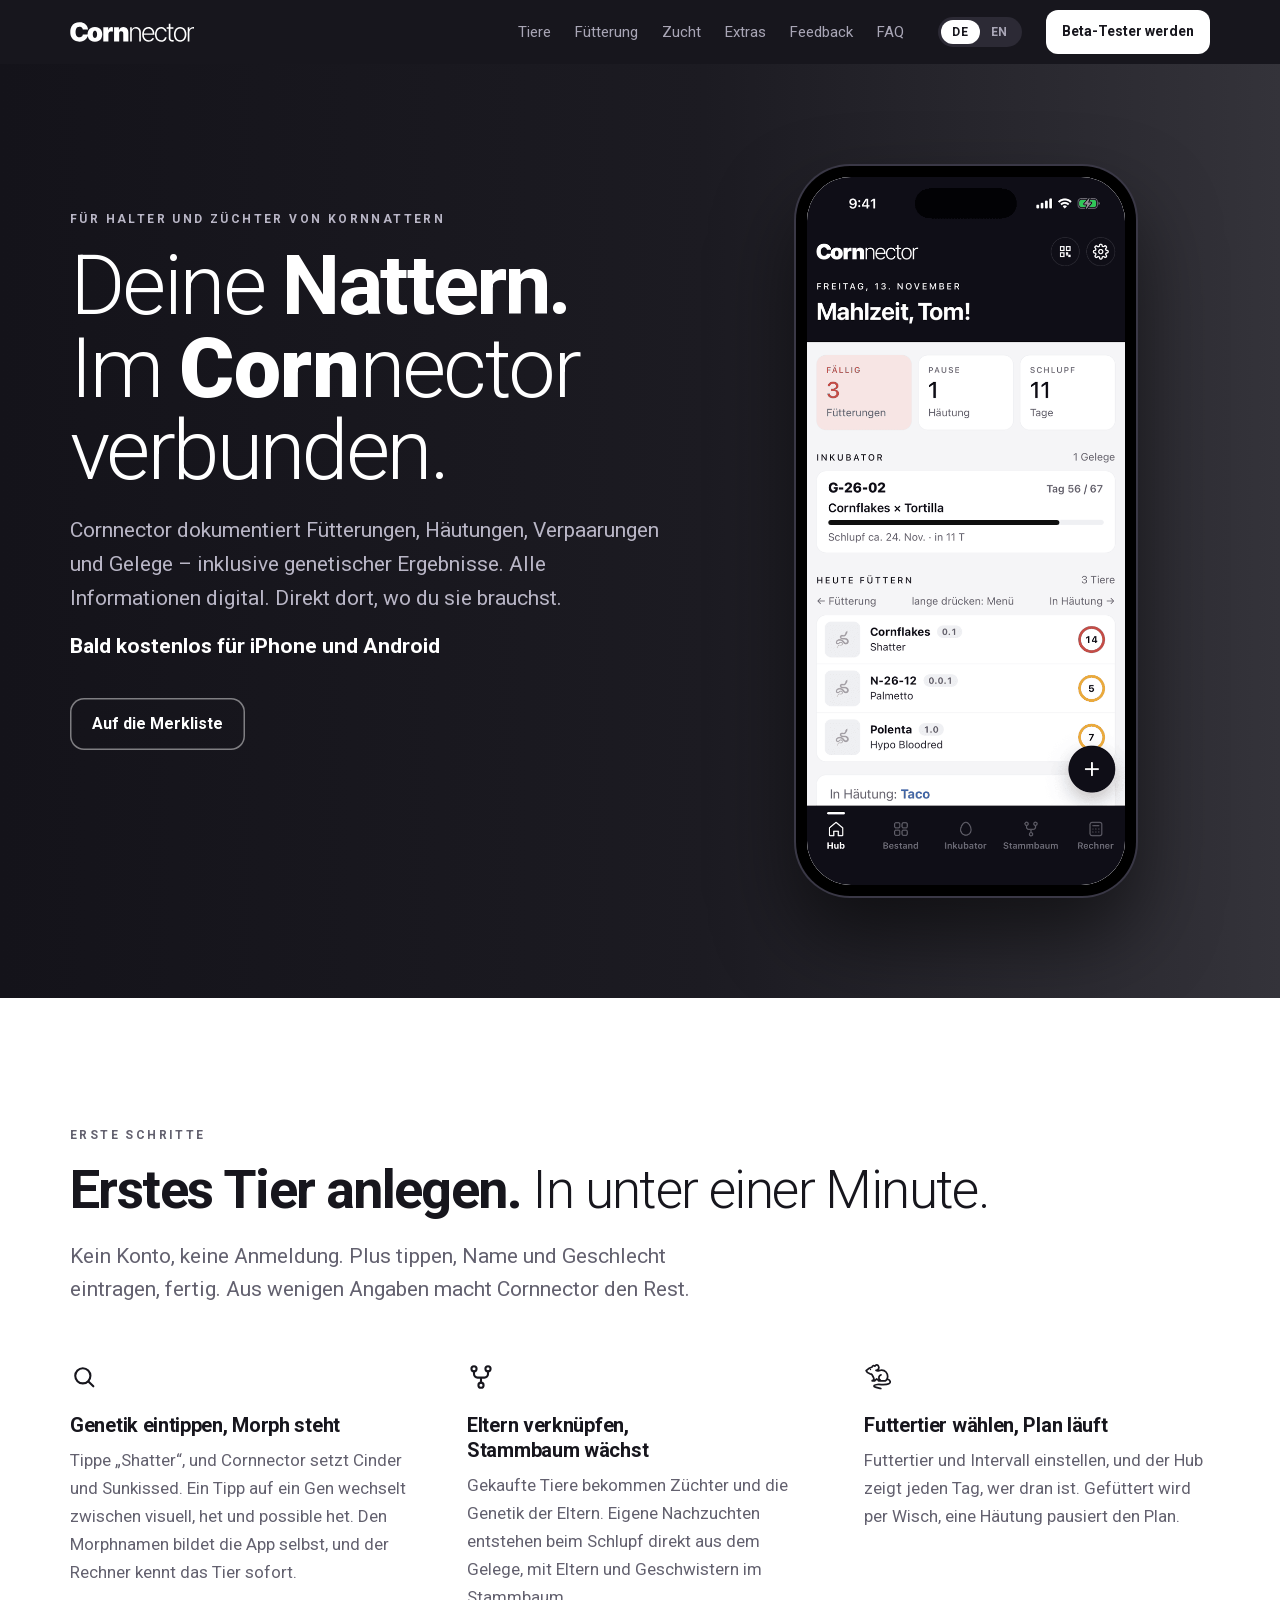
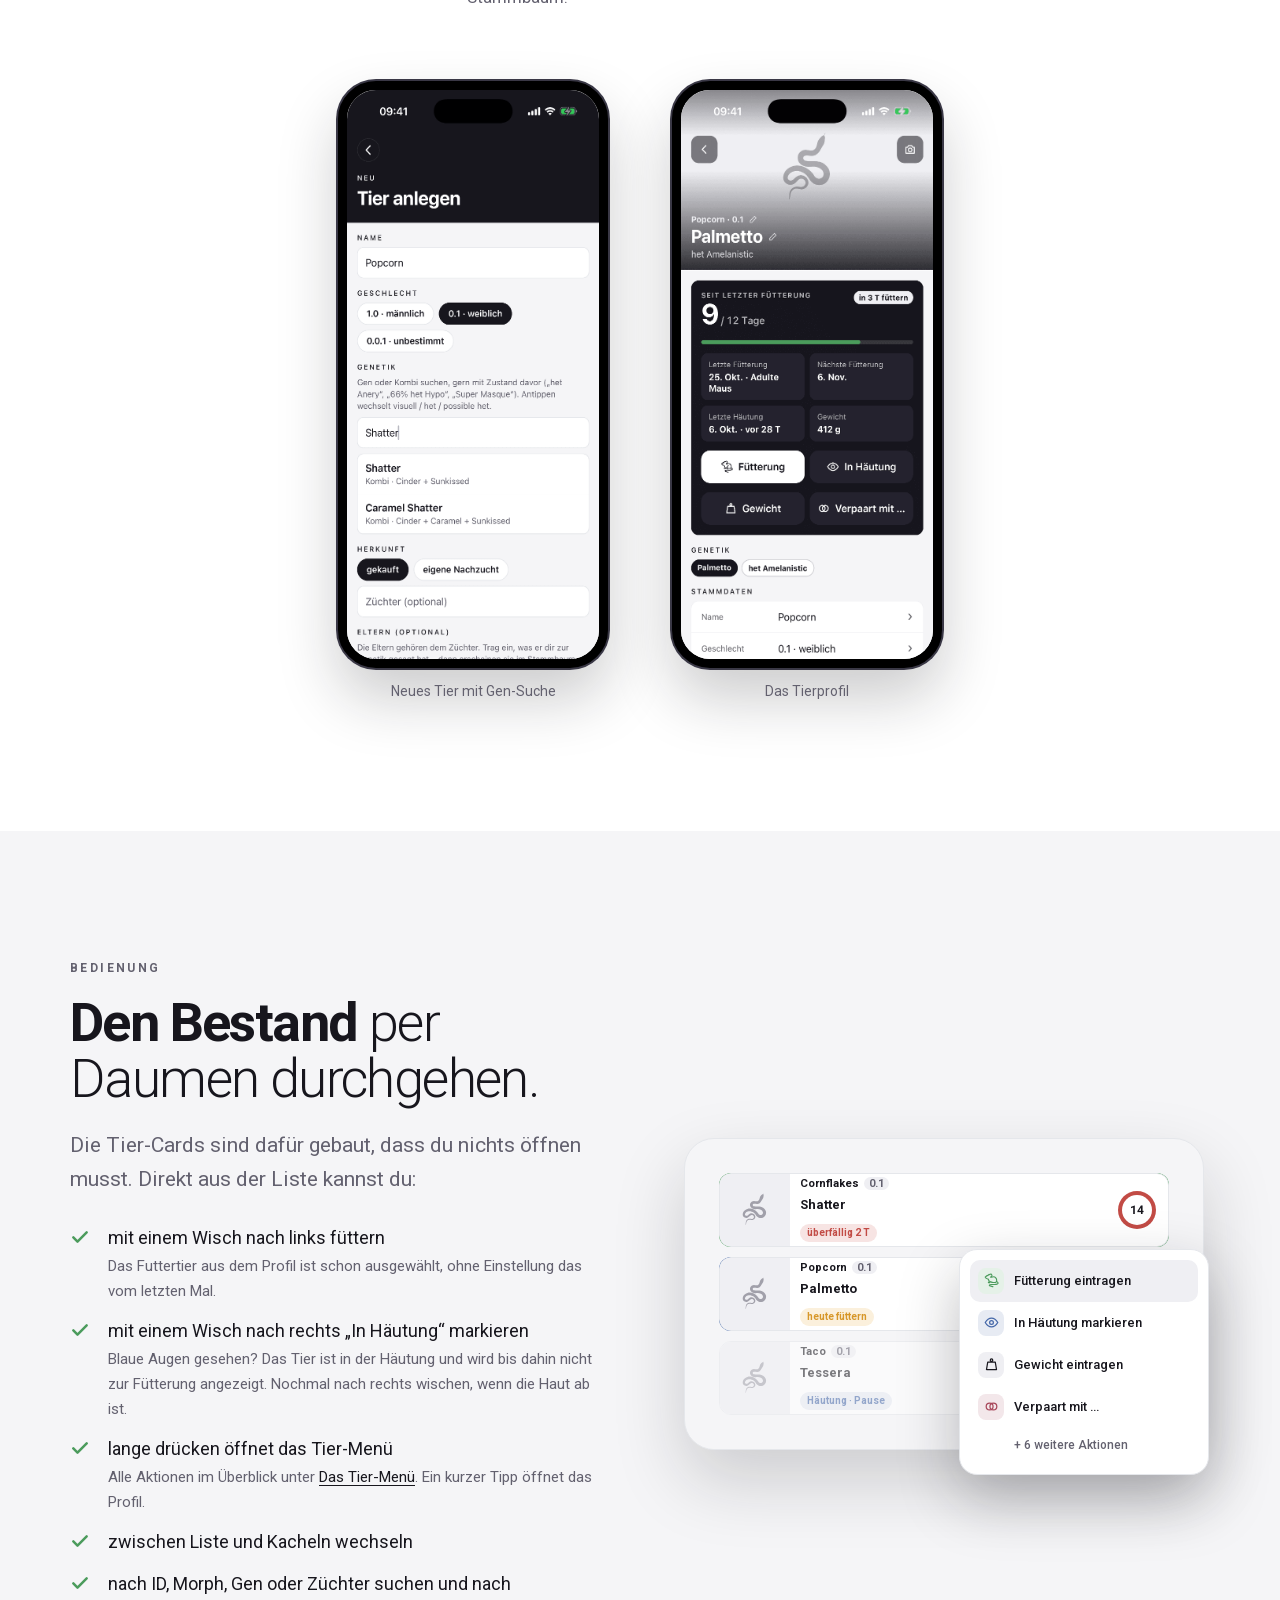
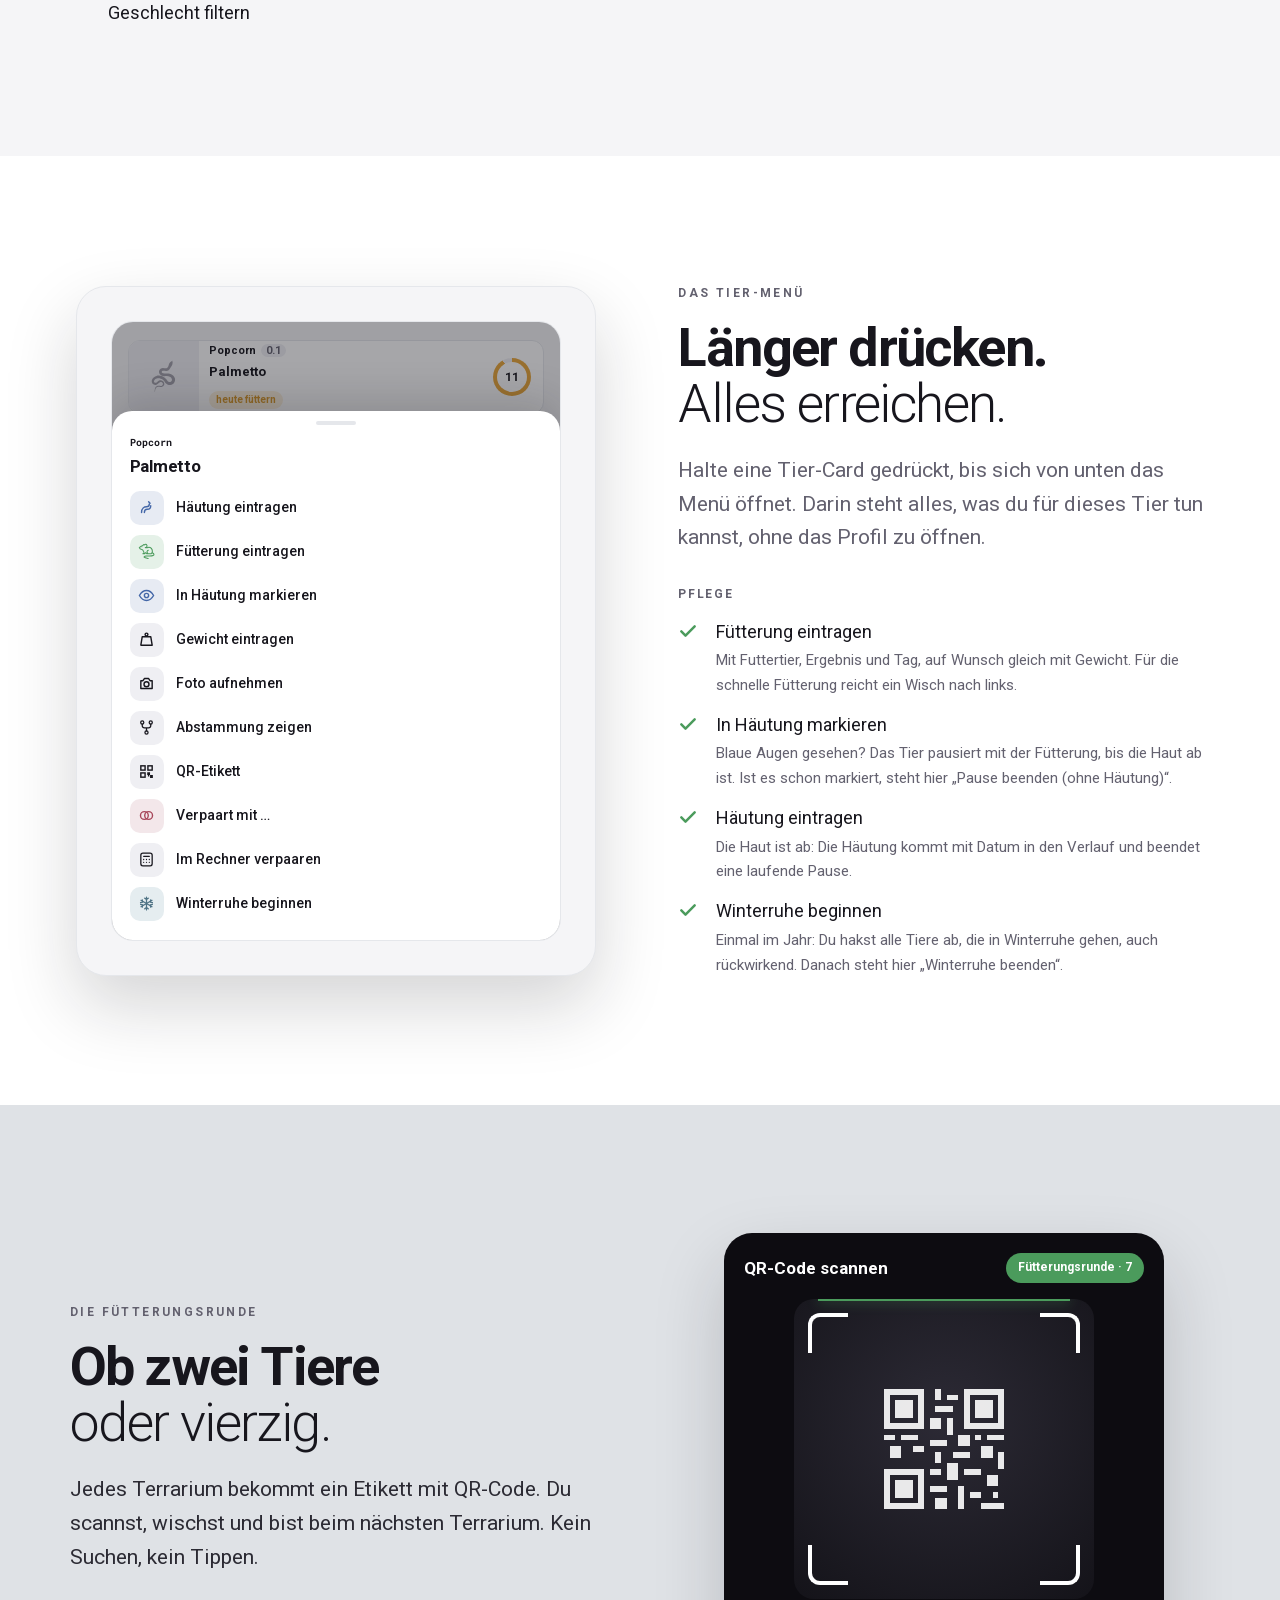
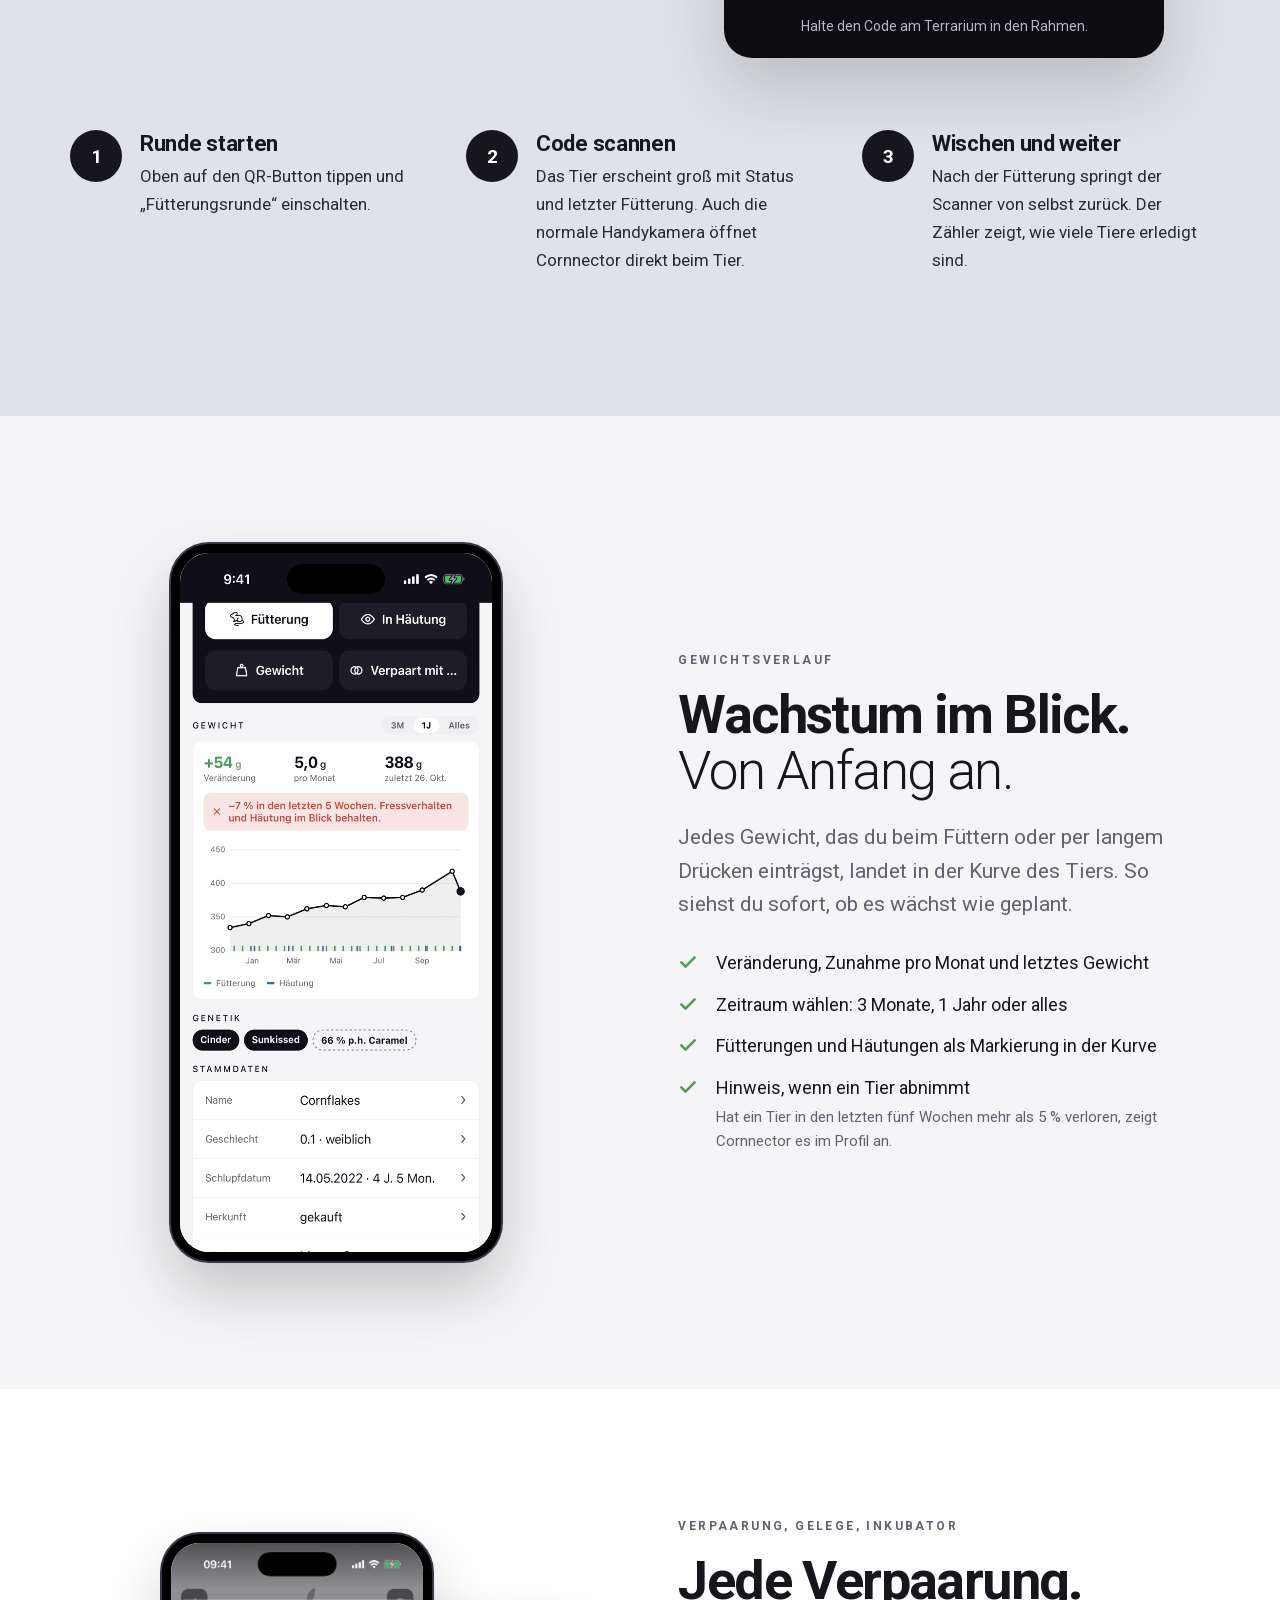
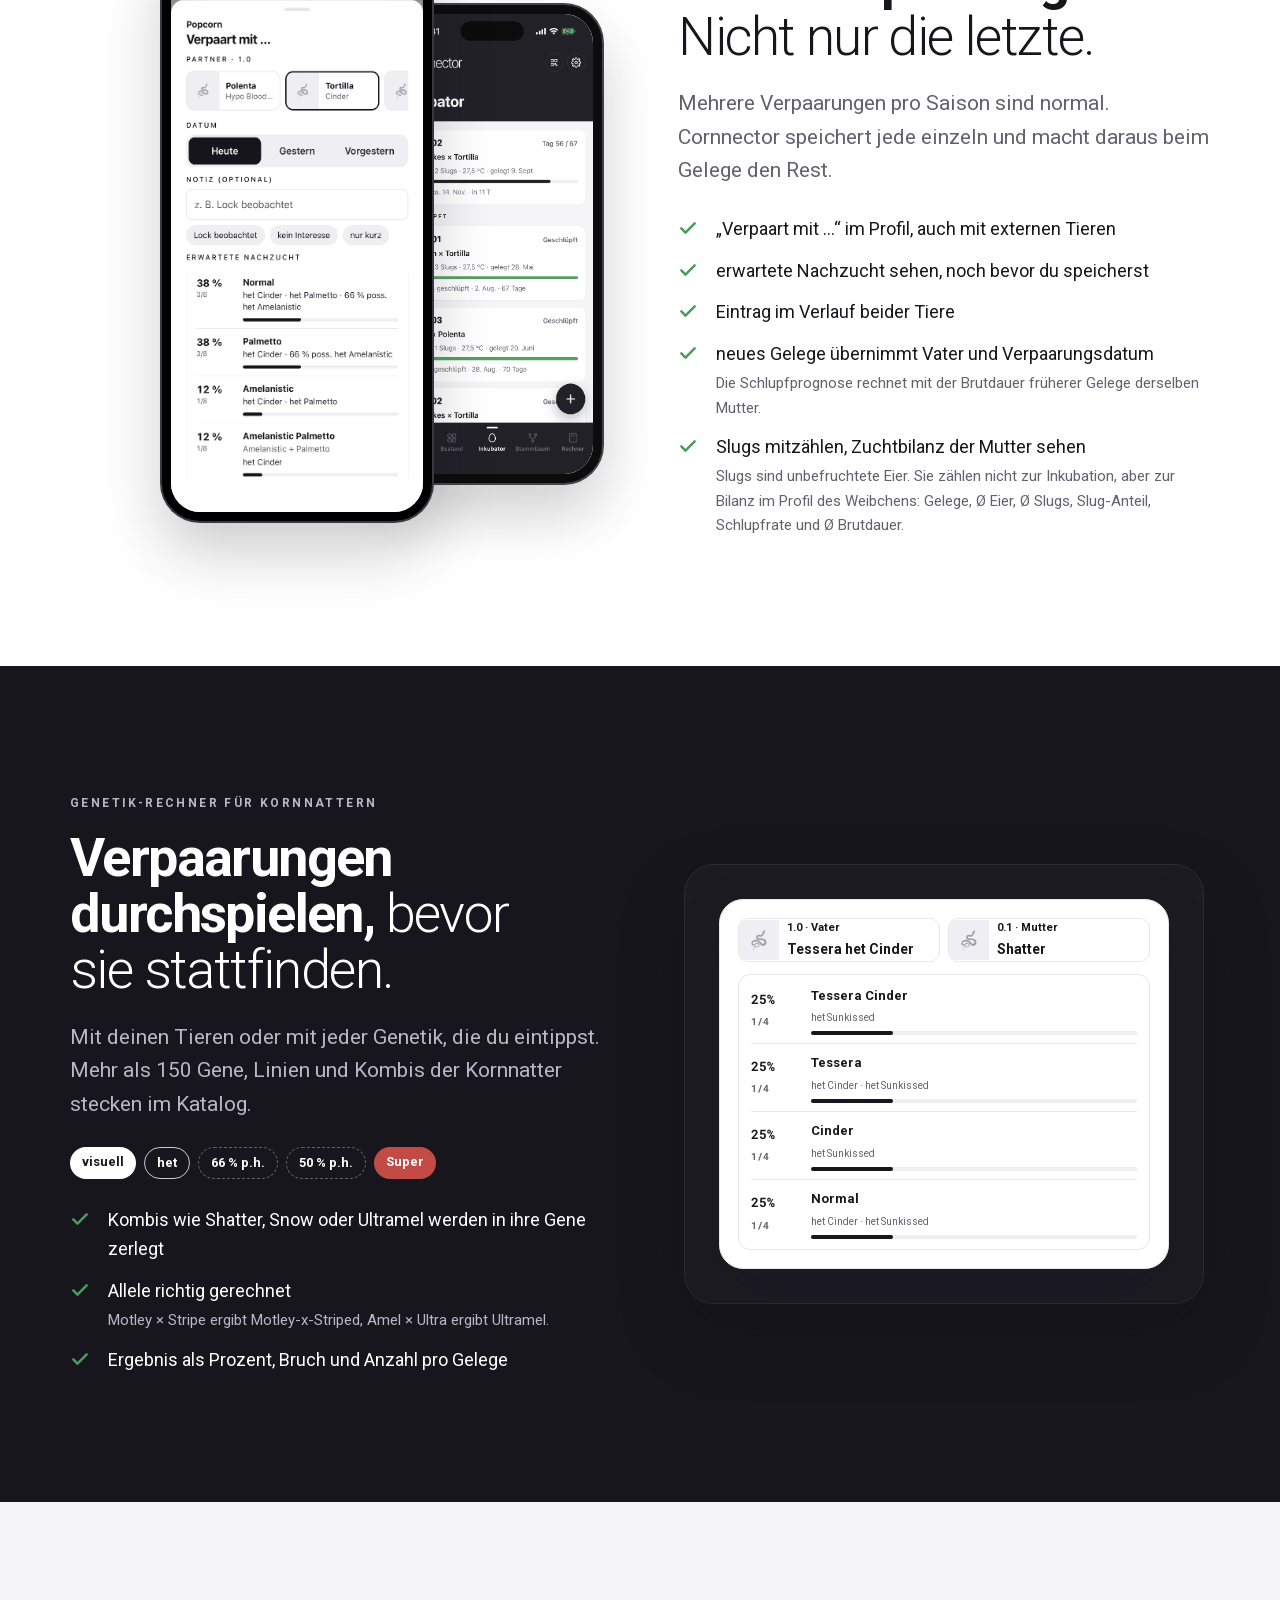
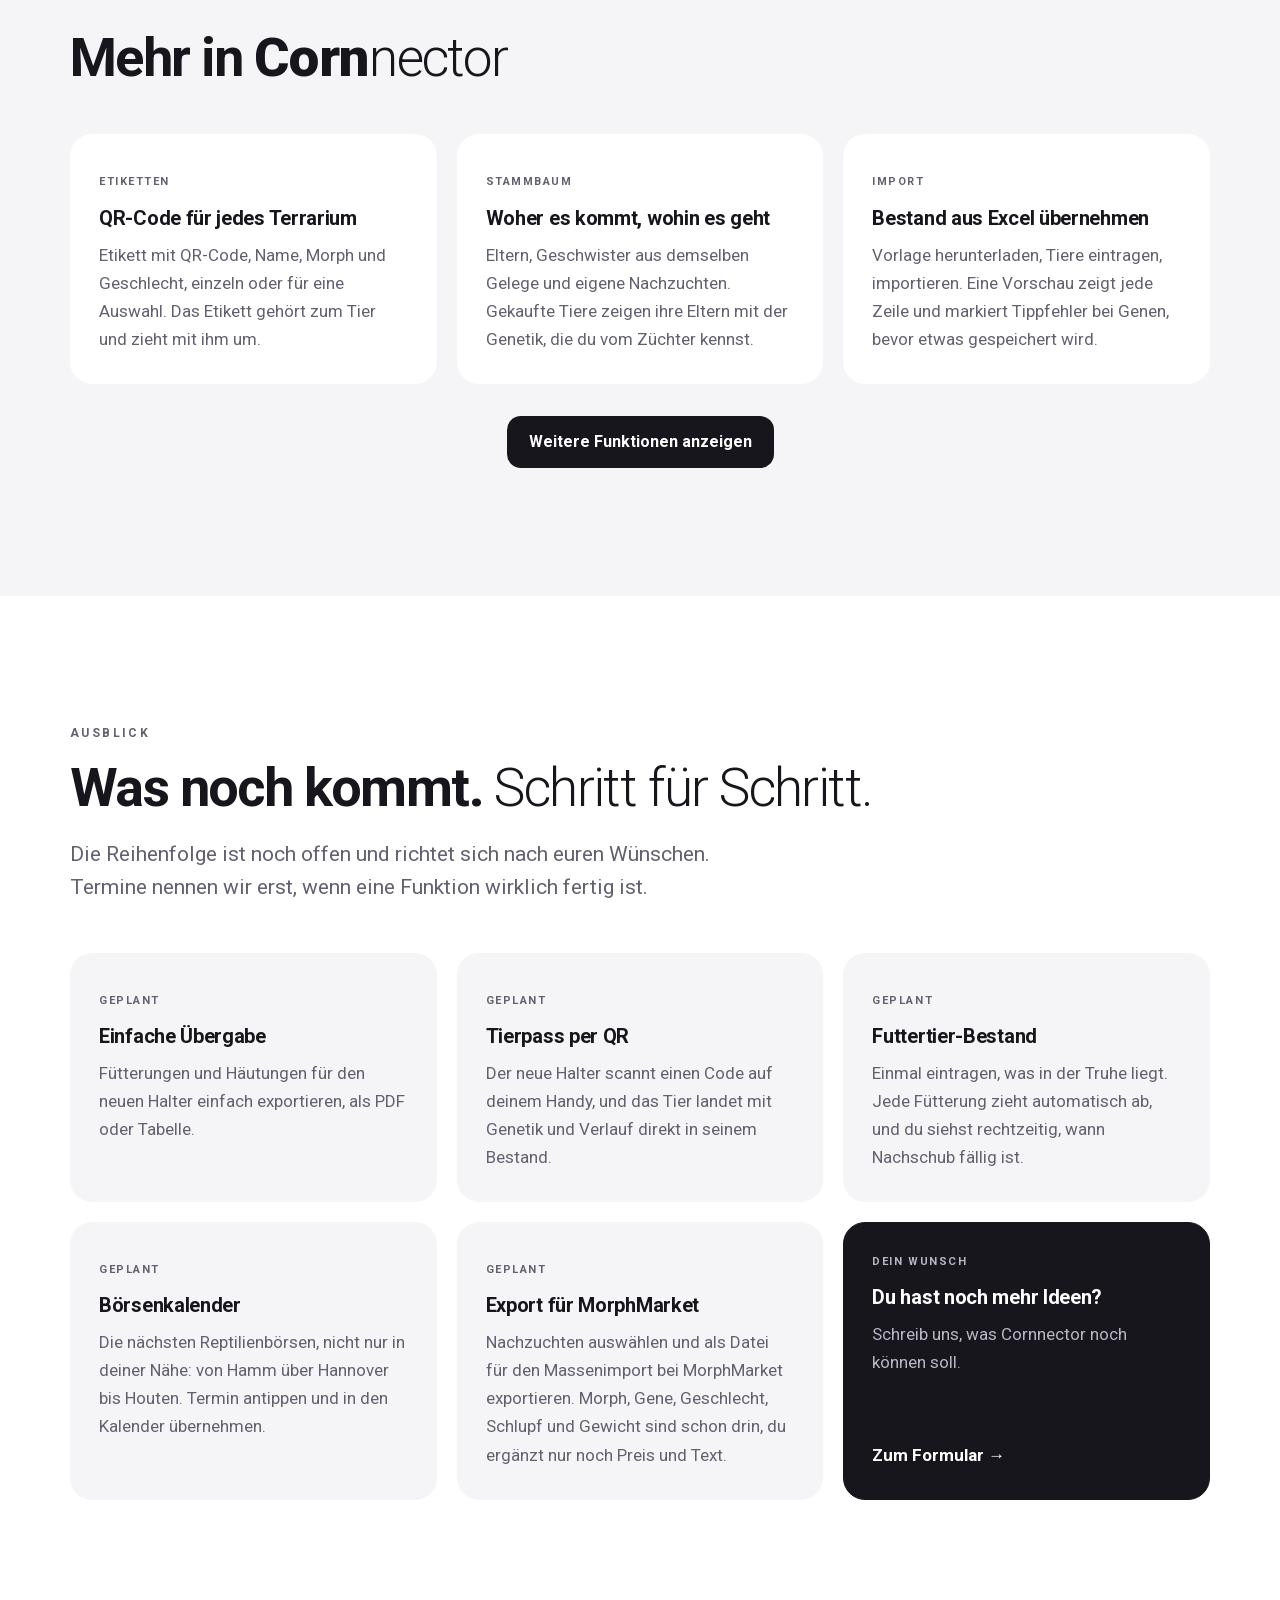
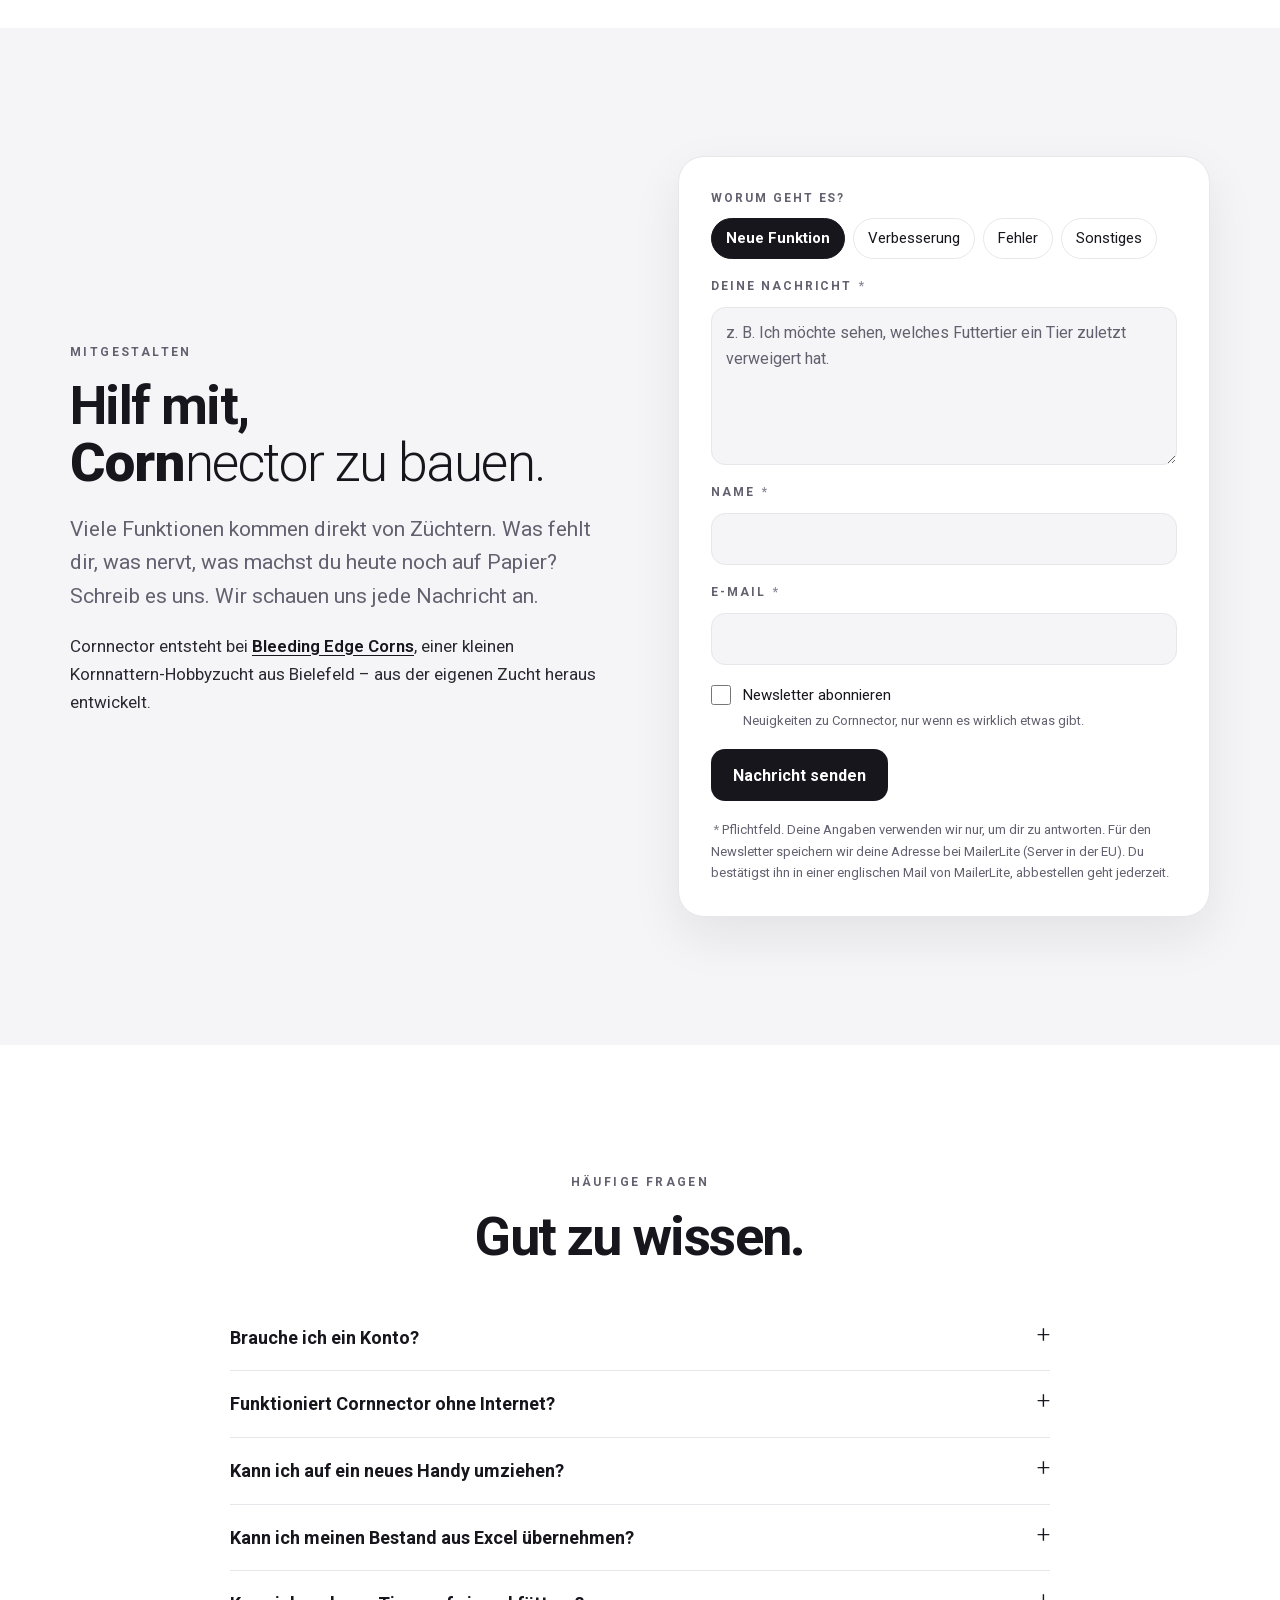
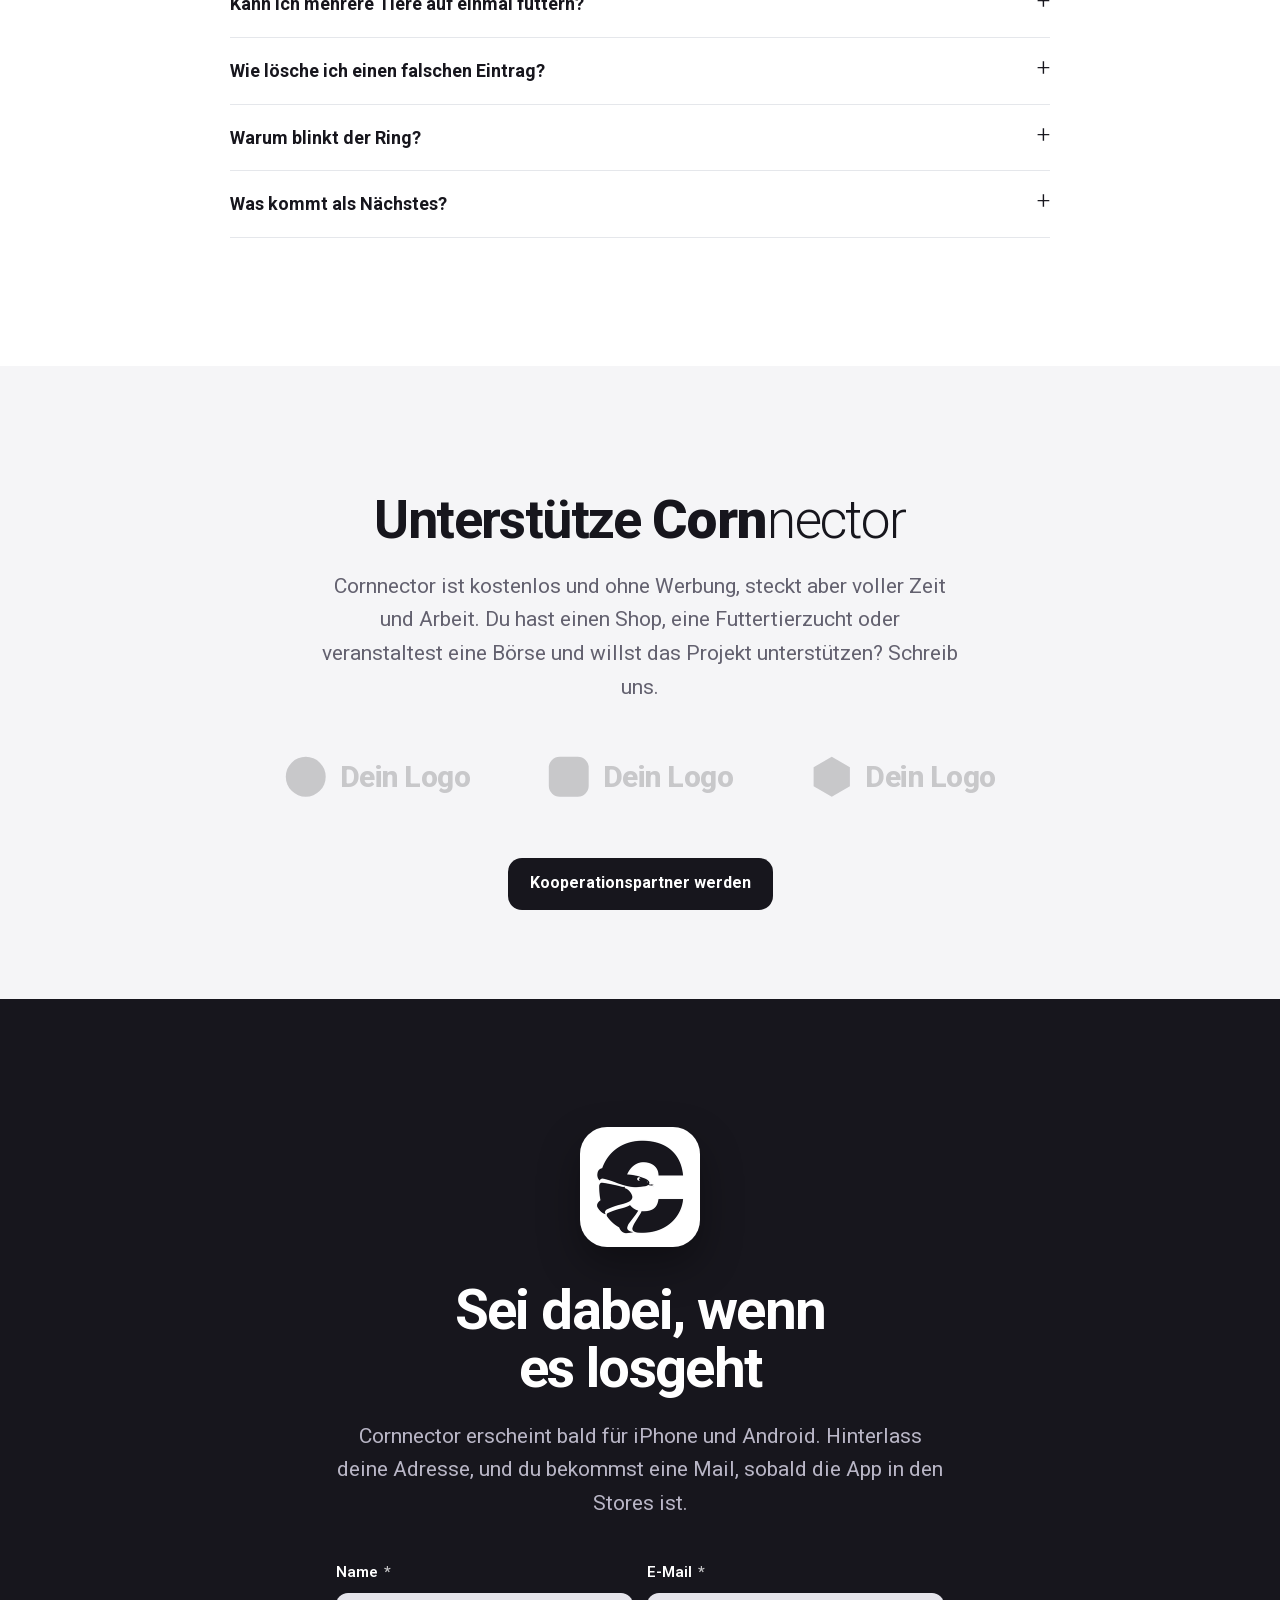
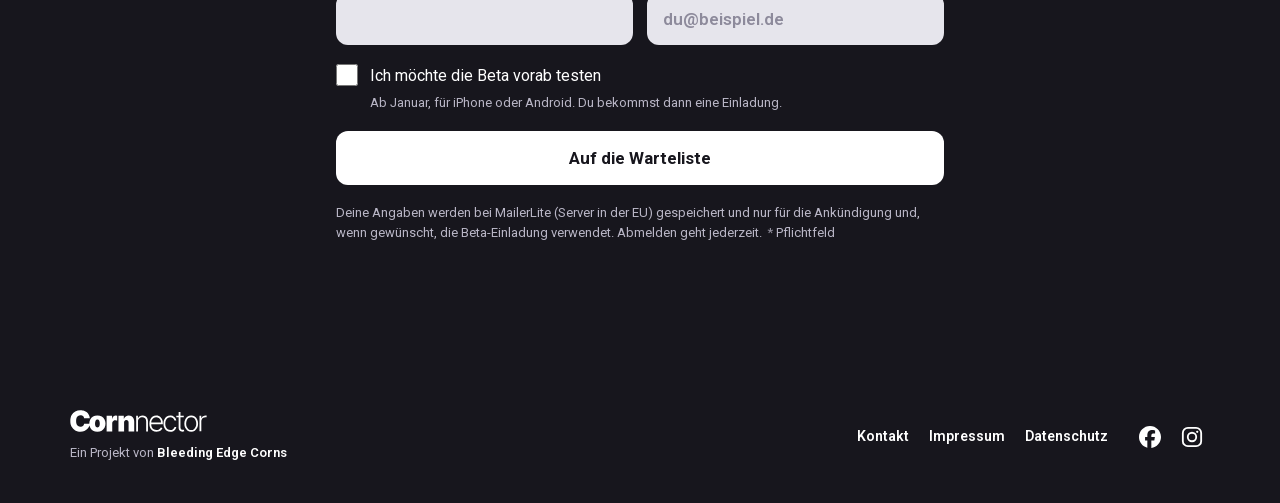
<file: index.html>
<!doctype html>
<html lang="de">
<head>
<meta charset="utf-8">
<meta name="viewport" content="width=device-width,initial-scale=1,viewport-fit=cover">
<meta name="robots" content="noindex, nofollow">
<title>Cornnector – Kornnatter-App mit Zuchtbuch und Genetik-Rechner</title>
<meta name="description" content="Die App für Kornnattern: Fütterungen, Häutungen, Verpaarungen und Gelege festhalten, mit Genetik-Rechner und Schlupfprognose. Kostenlos für iPhone und Android.">
<link rel="canonical" href="https://www.cornnector.com/">
<link rel="alternate" hreflang="de" href="https://www.cornnector.com/">
<link rel="alternate" hreflang="en" href="https://www.cornnector.com/en/">
<link rel="alternate" hreflang="x-default" href="https://www.cornnector.com/">
<meta property="og:type" content="website">
<meta property="og:site_name" content="Cornnector">
<meta property="og:title" content="Cornnector – Kornnatter-App mit Zuchtbuch und Genetik-Rechner">
<meta property="og:description" content="Die App für Kornnattern: Fütterungen, Häutungen, Verpaarungen und Gelege festhalten, mit Genetik-Rechner und Schlupfprognose. Kostenlos für iPhone und Android.">
<meta property="og:locale" content="de_DE">
<meta property="og:locale:alternate" content="en_US">
<meta property="og:url" content="https://www.cornnector.com/">
<meta property="og:image" content="https://www.cornnector.com/og-image.jpg">
<meta property="og:image:type" content="image/jpeg">
<meta property="og:image:width" content="600">
<meta property="og:image:height" content="600">
<meta property="og:image:alt" content="App-Icon von Cornnector">
<meta name="twitter:card" content="summary">
<meta name="theme-color" content="#17161d">
<link rel="icon" type="image/png" href="assets/img/5af7d0ea1a.png?v=5af7d0ea"><link rel="apple-touch-icon" href="assets/img/5af7d0ea1a.png?v=5af7d0ea">
<link rel="stylesheet" href="assets/fonts.css?v=b378f25280">
<link rel="stylesheet" href="assets/cornnector.css?v=8f53c5ebe8">
<script type="application/ld+json">{"@context": "https://schema.org", "@type": "MobileApplication", "name": "Cornnector", "description": "Cornnector dokumentiert Fütterungen, Häutungen, Verpaarungen und Gelege – inklusive genetischer Ergebnisse. Alle Informationen digital. Direkt dort, wo du sie brauchst.", "operatingSystem": "iOS, Android", "applicationCategory": "LifestyleApplication", "inLanguage": ["de", "en"], "offers": {"@type": "Offer", "price": "0", "priceCurrency": "EUR"}, "publisher": {"@type": "Organization", "@id": "https://www.bleeding-edge-corns.com/#organization", "name": "Bleeding Edge Corns", "url": "https://www.bleeding-edge-corns.com/"}, "author": {"@type": "Organization", "@id": "https://www.bleeding-edge-corns.com/#organization", "name": "Bleeding Edge Corns", "url": "https://www.bleeding-edge-corns.com/"}}</script>
<script type="application/ld+json">{"@context": "https://schema.org", "@type": "FAQPage", "mainEntity": [{"@type": "Question", "name": "Brauche ich ein Konto?", "acceptedAnswer": {"@type": "Answer", "text": "Nein. App öffnen und loslegen. Deine Daten liegen auf deinem Handy, nicht auf fremden Servern."}}, {"@type": "Question", "name": "Funktioniert Cornnector ohne Internet?", "acceptedAnswer": {"@type": "Answer", "text": "Ja. Alles liegt auf deinem Handy. Du kannst auch im Keller ohne Empfang füttern und eintragen."}}, {"@type": "Question", "name": "Kann ich auf ein neues Handy umziehen?", "acceptedAnswer": {"@type": "Answer", "text": "Ja. Sicherung exportieren, auf dem neuen Handy importieren, fertig. Alle Tiere, Verläufe und Gelege sind wieder da."}}, {"@type": "Question", "name": "Kann ich meinen Bestand aus Excel übernehmen?", "acceptedAnswer": {"@type": "Answer", "text": "Ja. In den Einstellungen gibt es eine Vorlage. Trag deine Tiere ein und importiere die Datei. Vorher prüft eine Vorschau jede Zeile."}}, {"@type": "Question", "name": "Kann ich mehrere Tiere auf einmal füttern?", "acceptedAnswer": {"@type": "Answer", "text": "Ja, mit der Fütterungsrunde: Du gehst von Terrarium zu Terrarium, scannst das Etikett und trägst jede Fütterung mit einem Wisch ein. Im Hub wischst du fällige Tiere einfach nach links."}}, {"@type": "Question", "name": "Wie lösche ich einen falschen Eintrag?", "acceptedAnswer": {"@type": "Answer", "text": "Im Tierprofil unter „Verlauf“ den Eintrag nach links wischen. Direkt danach kannst du das Löschen mit „Rückgängig“ zurücknehmen."}}, {"@type": "Question", "name": "Warum blinkt der Ring?", "acceptedAnswer": {"@type": "Answer", "text": "Das Tier ist über seinem Futterintervall. Das Intervall stellst du im Profil unter „Futterintervall“ ein."}}, {"@type": "Question", "name": "Was kommt als Nächstes?", "acceptedAnswer": {"@type": "Answer", "text": "Einfache Übergabe, Tierpass per QR, Börsenkalender und mehr. Alles unter Ausblick. Dir fehlt etwas? Schreib uns."}}]}</script>
</head>
<body>
<a class="skip" href="#inhalt">Zum Inhalt springen</a>

<nav class="nav" aria-label="Hauptnavigation"><div class="in">
  <a class="logo" href="#top"><svg xmlns="http://www.w3.org/2000/svg" viewBox="6 21 796 128" width="796" height="128" fill="#fff" role="img" aria-label="Cornnector"><path d="M401.5,88.6v56.8h-10.5V54.5h10.2v14.3h.9c2.1-4.7,5.4-8.4,9.9-11.2,4.5-2.8,10.1-4.3,16.8-4.3s11.5,1.3,16.1,3.8c4.7,2.5,8.3,6.3,10.8,11.2,2.6,4.9,3.9,11,3.9,18.2v58.9h-10.5v-58.2c0-7.5-2.1-13.4-6.3-17.7-4.1-4.3-9.7-6.5-16.7-6.5s-9,1-12.7,3.1c-3.7,2.1-6.6,5-8.8,8.9-2.1,3.8-3.2,8.4-3.2,13.7ZM509.3,147.4c-8.5,0-15.8-2-22-5.9-6.2-4-11-9.5-14.4-16.5-3.4-7.1-5-15.2-5-24.4s1.7-17.3,5-24.4c3.4-7.1,8.1-12.7,14-16.7,6-4.1,12.9-6.1,20.8-6.1s9.7.9,14.3,2.7c4.6,1.8,8.7,4.5,12.3,8.2,3.7,3.7,6.6,8.3,8.7,13.9,2.1,5.6,3.2,12.2,3.2,19.8v5.2h-71v-9.3h60.3c0-5.8-1.2-11.1-3.6-15.7-2.3-4.7-5.6-8.4-9.8-11.1-4.1-2.7-8.9-4.1-14.4-4.1s-10.8,1.5-15.2,4.6c-4.4,3.1-7.8,7.1-10.3,12.2-2.4,5.1-3.7,10.6-3.7,16.6v5.6c0,7.2,1.2,13.5,3.7,18.9,2.5,5.4,6.1,9.5,10.7,12.5,4.6,3,10.1,4.4,16.4,4.4s8.1-.7,11.3-2c3.3-1.3,6-3.1,8.2-5.4,2.2-2.3,3.9-4.8,5.1-7.5l10,3.3c-1.4,3.8-3.7,7.4-6.8,10.6-3.1,3.2-7,5.8-11.7,7.8-4.7,1.9-10,2.9-16.1,2.9ZM589.9,147.4c-8.1,0-15.2-2-21.2-6.1-6-4.1-10.7-9.6-14-16.7-3.3-7.1-5-15.1-5-24.1s1.7-17.2,5-24.3c3.4-7.1,8.1-12.7,14.1-16.7,6-4.1,13-6.1,20.9-6.1s11.6,1.2,16.5,3.6c4.9,2.3,9,5.6,12.2,9.9,3.2,4.2,5.3,9.2,6.1,14.8h-10.7c-1.1-5.1-3.8-9.5-8-13.1-4.2-3.7-9.5-5.5-16-5.5s-10.9,1.6-15.4,4.7c-4.5,3.1-8,7.5-10.5,13.1-2.5,5.6-3.7,12-3.7,19.4s1.2,13.9,3.7,19.6c2.4,5.6,5.9,10.1,10.3,13.3,4.5,3.2,9.7,4.8,15.6,4.8s7.7-.8,11-2.2c3.4-1.5,6.2-3.7,8.4-6.5,2.3-2.8,3.8-6.1,4.6-10h10.7c-.8,5.5-2.7,10.4-5.9,14.7-3.1,4.3-7.1,7.6-12,10.1-4.9,2.4-10.5,3.7-16.8,3.7ZM667.9,54.5v9.2h-43.4v-9.2h43.4ZM638.1,32.8h10.6v89c0,3.8.7,6.8,2,8.9,1.3,2.1,3,3.6,5.1,4.6,2.1.9,4.3,1.3,6.7,1.3s2.6,0,3.6-.2c1-.2,1.9-.4,2.6-.6l2.2,9.5c-1,.4-2.3.7-3.8,1.1-1.5.4-3.4.5-5.6.5-3.9,0-7.6-.8-11.2-2.5-3.6-1.7-6.5-4.2-8.8-7.6-2.3-3.4-3.4-7.5-3.4-12.5V32.8ZM711.2,147.4c-7.9,0-14.8-2-20.8-6-6-4-10.7-9.5-14.1-16.5-3.4-7.1-5.1-15.2-5.1-24.4s1.7-17.5,5.1-24.6c3.4-7.1,8.1-12.6,14.1-16.6,6-4,13-6,20.8-6s14.8,2,20.8,6c6,4,10.7,9.5,14.1,16.6,3.4,7.1,5.1,15.3,5.1,24.6s-1.7,17.4-5.1,24.4c-3.4,7-8.1,12.5-14.1,16.5-6,4-12.9,6-20.8,6ZM711.2,137.7c6.3,0,11.7-1.7,16-5.1,4.4-3.4,7.7-7.9,9.9-13.6,2.3-5.6,3.4-11.9,3.4-18.6s-1.1-13-3.4-18.7c-2.2-5.7-5.6-10.2-9.9-13.7-4.4-3.4-9.7-5.1-16-5.1s-11.6,1.7-16,5.1c-4.4,3.4-7.7,8-10,13.7-2.2,5.7-3.4,11.9-3.4,18.7s1.1,13,3.4,18.6c2.3,5.6,5.6,10.2,10,13.6,4.4,3.4,9.7,5.1,16,5.1ZM759.4,145.5V54.5h10.2v14h.8c1.8-4.6,5-8.3,9.5-11.1,4.5-2.8,9.7-4.3,15.4-4.3s1.8,0,2.9,0c1.1,0,2,0,2.7.1v10.7c-.5,0-1.3-.2-2.5-.4-1.2-.2-2.5-.2-3.8-.2-4.7,0-9,1-12.7,3-3.7,2-6.6,4.7-8.7,8.2-2.1,3.5-3.2,7.5-3.2,12v58.7h-10.5Z"/><path d="M121.2,69.7h-33.4c-.2-2.8-.9-5.3-1.9-7.5-1-2.2-2.4-4.2-4.1-5.8-1.7-1.7-3.8-2.9-6.3-3.8-2.5-.9-5.3-1.4-8.5-1.4-5.5,0-10.2,1.3-14,4-3.8,2.7-6.7,6.5-8.6,11.5-1.9,5-2.9,11-2.9,18.1s1,13.6,3,18.6c2,5,4.9,8.7,8.7,11.2,3.8,2.5,8.3,3.7,13.7,3.7s5.8-.4,8.2-1.1c2.4-.8,4.5-1.9,6.3-3.4,1.8-1.5,3.2-3.2,4.3-5.3,1.1-2.1,1.9-4.4,2.3-7l33.4.2c-.4,5.1-1.8,10.4-4.3,15.7-2.5,5.3-6,10.2-10.6,14.7-4.5,4.5-10.2,8-16.9,10.8-6.7,2.7-14.5,4.1-23.4,4.1s-21.1-2.4-29.9-7.2c-8.8-4.8-15.8-11.8-20.9-21.1-5.1-9.3-7.6-20.6-7.6-34s2.6-24.9,7.8-34.1c5.2-9.3,12.2-16.3,21.1-21,8.8-4.8,18.7-7.2,29.6-7.2s14.7,1,21.1,3.1c6.4,2.1,12.1,5.1,16.9,9.2,4.9,4,8.8,8.9,11.7,14.7,3,5.8,4.8,12.5,5.4,20.1ZM165.4,147.1c-9.9,0-18.3-2-25.3-5.9-7-3.9-12.4-9.4-16.2-16.5-3.7-7.1-5.6-15.3-5.6-24.6s1.9-17.5,5.6-24.5c3.7-7.1,9.1-12.5,16.2-16.5,7-3.9,15.5-5.9,25.3-5.9s18.3,2,25.3,5.9c7,3.9,12.4,9.4,16.2,16.5,3.7,7,5.6,15.2,5.6,24.5s-1.9,17.5-5.6,24.6c-3.7,7-9.1,12.5-16.2,16.5-7,3.9-15.5,5.9-25.3,5.9ZM165.7,123c2.8,0,5.1-.9,7.2-2.8,2-1.9,3.6-4.5,4.7-7.9,1.1-3.4,1.7-7.5,1.7-12.3s-.6-8.9-1.7-12.3c-1.1-3.4-2.7-6.1-4.7-7.9-2-1.9-4.4-2.8-7.2-2.8s-5.4.9-7.5,2.8c-2.1,1.9-3.7,4.5-4.8,7.9-1.1,3.4-1.7,7.5-1.7,12.3s.6,8.8,1.7,12.3,2.7,6.1,4.8,7.9c2.1,1.9,4.6,2.8,7.5,2.8ZM219.1,145.5V54.5h31.7v17.3h.9c1.7-6.4,4.3-11.1,7.9-14,3.6-3,7.9-4.4,12.7-4.4s2.8.1,4.2.4c1.4.2,2.8.5,4.1.9v27.9c-1.6-.6-3.6-1-6-1.2-2.4-.3-4.4-.4-6.1-.4-3.2,0-6.1.7-8.6,2.2-2.5,1.4-4.5,3.4-6,6-1.5,2.6-2.2,5.6-2.2,9.1v47.3h-32.7ZM320.7,94.3v51.1h-32.7V54.5h31v17.3h.9c2-5.8,5.4-10.3,10.4-13.6,5-3.3,10.9-4.9,17.5-4.9s12,1.5,16.8,4.4c4.8,2.9,8.5,6.9,11.1,12.1,2.6,5.1,3.9,11,3.9,17.6v58h-32.7v-51.1c0-4.5-1.1-8-3.4-10.6-2.3-2.6-5.5-3.8-9.6-3.8s-5,.6-7,1.8c-2,1.1-3.5,2.8-4.6,5-1.1,2.1-1.6,4.7-1.7,7.7Z"/></svg></a>
  <div class="links" id="links">
    <button type="button" class="mclose" id="mclose" aria-label="Menü schließen"><svg viewBox="0 0 24 24" fill="none" stroke="currentColor" stroke-width="2" stroke-linecap="round" aria-hidden="true"><path d="M5 5l14 14M19 5L5 19"/></svg></button>
    <a href="#bestand">Tiere</a>
    <a href="#runde">Fütterung</a>
    <a href="#zucht">Zucht</a>
    <a href="#mehr">Extras</a>
    <a href="#mitmachen">Feedback</a>
    <a href="#faq">FAQ</a>
    <div class="mpromo"><p>Cornnector ist kostenlos und ohne Werbung. <b>Werde Kooperationspartner</b> mit deinem Shop, deiner Futtertierzucht oder deiner Börse.</p><a class="btn dark" href="#kooperation">Mehr erfahren</a></div>
  </div>
  <div class="mscrim" id="mscrim"></div>
  <div class="lang" role="group" aria-label="Sprache"><a href="./" hreflang="de" aria-current="true">DE</a><span>|</span><a href="en/" hreflang="en" lang="en">EN</a></div>
  <a class="cta" href="#beta" data-beta>Beta-Tester werden</a>
  <button class="burger" id="burger" aria-label="Menü öffnen" aria-expanded="false" aria-controls="links"><svg viewBox="0 0 24 24" fill="none" stroke="currentColor" stroke-width="2" stroke-linecap="round" aria-hidden="true"><path d="M4 7h16M4 12h16M4 17h16"/></svg></button>
</div></nav>

<!-- Hero -->
<main id="inhalt" tabindex="-1">
<header class="hero" id="top"><div class="in grid">
  <div style="padding-bottom:clamp(56px,8vw,104px)">
    <div class="eyebrow">Für Halter und Züchter von Kornnattern</div>
    <h1><span class="lt">Deine</span> Nattern. <span>Im <span class="cn"><b>Corn</b>nector</span> verbunden.</span></h1>
    <p class="lead">Cornnector dokumentiert Fütterungen, Häutungen, Verpaarungen und Gelege – inklusive genetischer Ergebnisse. Alle Informationen digital. Direkt dort, wo du sie brauchst.</p>
    <p class="free">Bald kostenlos für iPhone und Android</p>
    <div class="btns"><a class="btn light wl-m" href="#beta" data-beta>Beta-Tester werden</a><a class="btn line" href="#vormerken">Auf die Merkliste</a></div>
  </div>
  <div class="hero-shot"><div class="iphone" role="img" aria-label="Die Kornnatter-App Cornnector auf dem iPhone: der Hub mit den heute fälligen Fütterungen">
    <picture class="hero-photo"><source media="(max-width:430px)" srcset="assets/img/hero-390.jpg?v=bfcae047 1x, assets/img/hero-390@2x.jpg?v=2cab6b69 2x"><source media="(max-width:700px)" srcset="assets/img/hero-700.jpg?v=38a627fa 1x, assets/img/hero-700@2x.jpg?v=b11c8f74 2x"><source media="(max-width:768px)" srcset="assets/img/hero-768.jpg?v=11e37203 1x, assets/img/hero-768@2x.jpg?v=f951c977 2x"><source media="(max-width:900px)" srcset="assets/img/hero-820.jpg?v=0de168e0 1x, assets/img/hero-820@2x.jpg?v=f01f7d84 2x"><source media="(max-width:1024px)" srcset="assets/img/hero-1024.jpg?v=c9457e7d 1x, assets/img/hero-1024@2x.jpg?v=f13a4868 2x"><source media="(max-width:1280px)" srcset="assets/img/hero-1280.jpg?v=31a64adf 1x, assets/img/hero-1280@2x.jpg?v=8a7829bb 2x"><source media="(min-width:1441px)" srcset="assets/img/hero-breit.jpg?v=f7213252 1x, assets/img/hero-breit@2x.jpg?v=442c9a98 2x"><img src="assets/img/hero-1440.jpg?v=e1de4558" srcset="assets/img/hero-1440.jpg?v=e1de4558 1x, assets/img/hero-1440@2x.jpg?v=e6878d9d 2x" alt="" decoding="async" fetchpriority="low"></picture>
    <div class="scr-box"><div class="scr-art"><img class="scr-img" src="assets/img/01-hub-de.png?v=9c021b2a" alt="" width="640" height="1391" decoding="async" fetchpriority="high"><span class="hub-bar" aria-hidden="true"><i></i></span><span class="hub-late" aria-hidden="true"></span></div></div>
  </div></div>
</div></header>

<!-- Grundlagen -->
<section id="start"><div class="in">
  <div class="eyebrow">Erste Schritte</div>
  <h2>Erstes Tier anlegen. <span>In unter einer Minute.</span></h2>
  <p class="lead">Kein Konto, keine Anmeldung. Plus tippen, Name und Geschlecht eintragen, fertig. Aus wenigen Angaben macht Cornnector den Rest.</p>
  <div class="feat3">
    <div><svg viewBox="0 0 24 24" fill="none" stroke="currentColor" stroke-width="1.8" stroke-linecap="round"><circle cx="11" cy="11" r="6.5"/><path d="m20 20-4.2-4.2"/></svg><h3>Genetik eintippen, Morph steht</h3><p>Tippe „Shatter“, und Cornnector setzt Cinder und Sunkissed. Ein Tipp auf ein Gen wechselt zwischen visuell, het und possible het. Den Morphnamen bildet die App selbst, und der Rechner kennt das Tier sofort.</p></div>
    <div><svg viewBox="0 0 24 24" fill="none" stroke="currentColor" stroke-width="1.8" stroke-linecap="round"><circle cx="6" cy="5" r="2.2"/><circle cx="18" cy="5" r="2.2"/><circle cx="12" cy="19" r="2.2"/><path d="M6 7.2v2.3a3 3 0 0 0 3 3h6a3 3 0 0 0 3-3V7.2M12 12.5v4.3"/></svg><h3>Eltern verknüpfen, Stammbaum wächst</h3><p>Gekaufte Tiere bekommen Züchter und die Genetik der Eltern. Eigene Nachzuchten entstehen beim Schlupf direkt aus dem Gelege, mit Eltern und Geschwistern im Stammbaum.</p></div>
    <div><svg viewBox="0 0 24 24" fill="none" stroke="currentColor" stroke-width="1.5" stroke-linecap="round" stroke-linejoin="round"><path d="M10.2857 6.28572C12 7.57143 12.7143 6.14286 14.7143 6.14286C18.1429 5.85714 20.4286 8.71429 20.2857 11.8571C20.2857 13.5714 19.5714 14.5714 18.4286 15.2857H12.7143C12.3333 15.2857 12.3333 15.1429 12.7143 14.8571L13.7143 14.7143L11.8571 14.4286L10.7143 13.7143L9.14286 15.2857H7C7 14.8095 7.4762 14.619 8.42858 14.7143C8.85715 13.5714 7.57143 11.1429 6.71429 9.85714C6.52381 9.57143 6.04762 9.38095 5.28572 9.28572C3.57143 8.85714 2.28572 7.85714 1.85715 6.57143C3.28572 5.14286 5 3.85714 7 3.42857C7.14286 2.28572 8.14286 1.85714 9.28572 2.71429C10.2857 1.14286 11.8571 1.57143 12.4286 2.71429C13.4286 4.57143 12 6.28572 10.2857 6.28572Z"/><path d="M13.7143 14.7143C11.8571 13 12.8571 10.5714 14.5714 10.1429"/><path d="M20 13.7143C22.8571 14.8571 23.2857 16.7143 21.2857 17.7143C18.7143 19.1429 14.2857 18.1429 11.4286 18.4286C8.85714 18.7143 8 19.7143 9 20.2857C10.2857 21 12.8571 21.4286 14.4286 21.8571"/><circle cx="5.57" cy="5.57" r=".6" fill="currentColor" stroke="none"/></svg><h3>Futtertier wählen, Plan läuft</h3><p>Futtertier und Intervall einstellen, und der Hub zeigt jeden Tag, wer dran ist. Gefüttert wird per Wisch, eine Häutung pausiert den Plan.</p></div>
  </div>
  <div class="shots2"><figure class="shot"><img class="" src="assets/img/02-neues-tier-de.png?v=db2e3757" alt="Neue Kornnatter anlegen: Name, Geschlecht und Genetik per Suche" width="640" height="1391" loading="lazy" decoding="async"><figcaption>Neues Tier mit Gen-Suche</figcaption></figure><figure class="shot"><img class="" src="assets/img/03-profil-de.png?v=411bbc16" alt="Tierprofil mit Fütterung, Häutung und Genetik" width="640" height="1391" loading="lazy" decoding="async"><figcaption>Das Tierprofil</figcaption></figure></div>
</div></section>

<!-- Bestand / Gesten -->
<section class="soft" id="bestand"><div class="in split">
  <div class="txt">
    <div class="eyebrow">Bedienung</div>
    <h2>Den Bestand <span>per Daumen durchgehen.</span></h2>
    <p class="lead">Die Tier-Cards sind dafür gebaut, dass du nichts öffnen musst. Direkt aus der Liste kannst du:</p>
    <ul class="checks">
      <li><span>mit einem Wisch nach links füttern<small>Das Futtertier aus dem Profil ist schon ausgewählt, ohne Einstellung das vom letzten Mal.</small></span></li>
      <li><span>mit einem Wisch nach rechts „In Häutung“ markieren<small>Blaue Augen gesehen? Das Tier ist in der Häutung und wird bis dahin nicht zur Fütterung angezeigt. Nochmal nach rechts wischen, wenn die Haut ab ist.</small></span></li>
      <li><span>lange drücken öffnet das Tier-Menü<small>Alle Aktionen im Überblick unter <a href="#menue">Das Tier-Menü</a>. Ein kurzer Tipp öffnet das Profil.</small></span></li>
      <li><span>zwischen Liste und Kacheln wechseln</span></li>
      <li><span>nach ID, Morph, Gen oder Züchter suchen und nach Geschlecht filtern</span></li>
    </ul>
  </div>
  <div class="mock">
    <div class="sw"><div class="reveal">Fütterung <svg viewBox="0 0 24 24" fill="none" stroke="currentColor" stroke-width="1.6" stroke-linecap="round" stroke-linejoin="round"><path d="M10.3 6.3C12 7.6 12.7 6.1 14.7 6.1c3.4-.3 5.7 2.6 5.6 5.7 0 1.7-.7 2.7-1.9 3.4h-5.7c-.4 0-.4-.1 0-.4l1-.1-1.9-.3-1.1-.7-1.6 1.6H7c0-.5.5-.7 1.4-.6.4-1.1-.9-3.6-1.7-4.9-.2-.3-.7-.5-1.4-.6C3.6 8.9 2.3 7.9 1.9 6.6 3.3 5.1 5 3.9 7 3.4c.1-1.1 1.1-1.6 2.3-.7 1-1.6 2.6-1.1 3.1 0 1 1.9-.4 3.6-2.1 3.6Z"/><path d="M20 13.7c2.9 1.1 3.3 3 1.3 4-2.6 1.4-7 .4-9.9.7-2.6.3-3.4 1.3-2.4 1.9 1.3.7 3.9 1.1 5.4 1.6"/></svg></div>
      <div class="ac"><div class="ph none"><svg viewBox="7 5 56 74" fill="currentColor" aria-hidden="true"><path d="M30.8718 31.382C29.9858 34.0268 31.4109 35.278 33.8881 35.7069C40.6129 36.8711 47.5724 34.4732 53.4357 39.081C56.376 41.3919 58.4564 43.6789 59.0495 47.5204C59.5025 50.6152 58.7129 53.7636 56.853 56.2783C55.0714 58.6906 52.4766 60.1812 49.5224 60.6163C47.5138 60.919 45.4611 60.693 43.5665 59.9604C37.1672 57.4558 37.5257 52.9025 32.4536 49.149C29.6107 47.0451 25.52 45.6533 21.9696 46.2434C19.353 46.6772 16.731 47.7075 15.1172 49.9139C13.9179 51.5538 13.1152 54.0664 15.1255 55.4514C18.3221 57.6537 21.0771 53.6598 23.3845 52.0441C24.3817 51.339 25.5241 50.8658 26.7278 50.6593C28.957 50.2761 31.0132 50.8137 32.8636 52.1041C34.5051 53.2487 35.7629 55.2459 36.1034 57.2128C36.3816 58.8197 35.9099 60.6013 34.9303 61.9086C33.2468 64.2892 30.3623 65.5362 27.4667 65.0012C24.2555 64.4078 21.1832 63.6745 18.6906 66.455C16.9649 68.3799 16.8548 70.9171 16.304 73.3378C16.1705 73.9248 15.9612 75.0818 15.6072 75.577L15.4567 75.594C15.2117 75.0177 15.7518 69.3561 15.941 68.5151C16.0968 67.8371 16.3464 67.1841 16.6824 66.5751C18.3337 63.5634 21.5392 62.1593 24.8862 62.4227C27.9954 62.6672 31.0232 63.4143 32.745 60.0204C33.8869 58.0392 32.5946 55.7295 30.6962 54.7311C26.7102 52.6347 24.8195 56.2196 22.4197 58.2797C21.4867 59.0826 20.4016 59.6897 19.2291 60.0648C17.093 60.7603 15.3357 60.6122 13.3287 59.6198C8.54738 57.2556 8.15022 52.2743 10.4203 47.8823C12.1998 44.4392 15.497 42.4576 19.1134 41.261C26.6832 38.7563 35.3697 42.5974 40.4378 48.3115C41.9244 50.0387 42.829 52.4507 44.9517 53.5339C47.4831 54.8258 50.6999 54.0613 52.0089 51.4009C52.5816 50.2191 52.6622 48.8583 52.2329 47.617C50.7261 43.3215 45.5162 41.672 41.4074 41.625C39.5563 41.6038 37.7162 41.9647 35.8632 41.8608C33.8284 41.7467 31.656 41.2685 29.8111 40.3894C27.7128 39.3895 26.0042 37.7128 25.2245 35.4958C24.4973 33.4283 24.4856 30.8815 25.4513 28.8842C26.0455 27.6552 27.0279 26.62 28.149 25.8524C33.225 22.3767 37.3118 26.0325 41.1569 24.6734C41.9046 24.4091 42.595 23.8843 43.1523 23.3271C45.7102 20.7701 45.2282 17.7952 46.6302 14.8536C47.3486 13.3463 49.7751 10.7075 51.1948 9.80574C51.7083 9.48012 52.3162 9.29559 52.887 9.09439L53.026 9.24767L53.2172 9.17898C53.1666 9.85613 54.0891 10.4883 53.9534 11.8637C53.6853 14.5808 53.7186 17.0444 52.0613 19.3821C50.5946 21.4511 49.4433 23.8871 47.9575 25.9379C47.4864 26.5972 46.9516 27.2086 46.361 27.7633C40.2179 33.4933 34.6508 27.8327 30.8718 31.382Z"/><path d="M53.2172 9.17898L53.026 9.24767L52.887 9.09439L52.9563 9.03473C53.7436 8.34642 53.6636 7.24061 54.2783 7.01509L54.4481 7.09767C54.3673 7.37246 53.4981 8.92329 53.2172 9.17898Z"/></svg></div><div><div class="id">Cornflakes<em>0.1</em></div><div class="m">Shatter</div><span class="p late">überfällig 2 T</span></div><div class="ring late" style="--c:#c24b45;--v:100"><b>14</b></div></div></div>
    <div class="sw r" style="margin-top:10px"><div class="reveal"><svg viewBox="0 0 24 24" fill="none" stroke="currentColor" stroke-width="2"><path d="M2 12s4-7 10-7 10 7 10 7-4 7-10 7S2 12 2 12z"/><circle cx="12" cy="12" r="3"/></svg> In Häutung</div><div class="ac"><div class="ph none"><svg viewBox="7 5 56 74" fill="currentColor" aria-hidden="true"><path d="M30.8718 31.382C29.9858 34.0268 31.4109 35.278 33.8881 35.7069C40.6129 36.8711 47.5724 34.4732 53.4357 39.081C56.376 41.3919 58.4564 43.6789 59.0495 47.5204C59.5025 50.6152 58.7129 53.7636 56.853 56.2783C55.0714 58.6906 52.4766 60.1812 49.5224 60.6163C47.5138 60.919 45.4611 60.693 43.5665 59.9604C37.1672 57.4558 37.5257 52.9025 32.4536 49.149C29.6107 47.0451 25.52 45.6533 21.9696 46.2434C19.353 46.6772 16.731 47.7075 15.1172 49.9139C13.9179 51.5538 13.1152 54.0664 15.1255 55.4514C18.3221 57.6537 21.0771 53.6598 23.3845 52.0441C24.3817 51.339 25.5241 50.8658 26.7278 50.6593C28.957 50.2761 31.0132 50.8137 32.8636 52.1041C34.5051 53.2487 35.7629 55.2459 36.1034 57.2128C36.3816 58.8197 35.9099 60.6013 34.9303 61.9086C33.2468 64.2892 30.3623 65.5362 27.4667 65.0012C24.2555 64.4078 21.1832 63.6745 18.6906 66.455C16.9649 68.3799 16.8548 70.9171 16.304 73.3378C16.1705 73.9248 15.9612 75.0818 15.6072 75.577L15.4567 75.594C15.2117 75.0177 15.7518 69.3561 15.941 68.5151C16.0968 67.8371 16.3464 67.1841 16.6824 66.5751C18.3337 63.5634 21.5392 62.1593 24.8862 62.4227C27.9954 62.6672 31.0232 63.4143 32.745 60.0204C33.8869 58.0392 32.5946 55.7295 30.6962 54.7311C26.7102 52.6347 24.8195 56.2196 22.4197 58.2797C21.4867 59.0826 20.4016 59.6897 19.2291 60.0648C17.093 60.7603 15.3357 60.6122 13.3287 59.6198C8.54738 57.2556 8.15022 52.2743 10.4203 47.8823C12.1998 44.4392 15.497 42.4576 19.1134 41.261C26.6832 38.7563 35.3697 42.5974 40.4378 48.3115C41.9244 50.0387 42.829 52.4507 44.9517 53.5339C47.4831 54.8258 50.6999 54.0613 52.0089 51.4009C52.5816 50.2191 52.6622 48.8583 52.2329 47.617C50.7261 43.3215 45.5162 41.672 41.4074 41.625C39.5563 41.6038 37.7162 41.9647 35.8632 41.8608C33.8284 41.7467 31.656 41.2685 29.8111 40.3894C27.7128 39.3895 26.0042 37.7128 25.2245 35.4958C24.4973 33.4283 24.4856 30.8815 25.4513 28.8842C26.0455 27.6552 27.0279 26.62 28.149 25.8524C33.225 22.3767 37.3118 26.0325 41.1569 24.6734C41.9046 24.4091 42.595 23.8843 43.1523 23.3271C45.7102 20.7701 45.2282 17.7952 46.6302 14.8536C47.3486 13.3463 49.7751 10.7075 51.1948 9.80574C51.7083 9.48012 52.3162 9.29559 52.887 9.09439L53.026 9.24767L53.2172 9.17898C53.1666 9.85613 54.0891 10.4883 53.9534 11.8637C53.6853 14.5808 53.7186 17.0444 52.0613 19.3821C50.5946 21.4511 49.4433 23.8871 47.9575 25.9379C47.4864 26.5972 46.9516 27.2086 46.361 27.7633C40.2179 33.4933 34.6508 27.8327 30.8718 31.382Z"/><path d="M53.2172 9.17898L53.026 9.24767L52.887 9.09439L52.9563 9.03473C53.7436 8.34642 53.6636 7.24061 54.2783 7.01509L54.4481 7.09767C54.3673 7.37246 53.4981 8.92329 53.2172 9.17898Z"/></svg></div><div><div class="id">Popcorn<em>0.1</em></div><div class="m">Palmetto</div><span class="p due">heute füttern</span></div><div class="ring" style="--c:#e9a73a;--v:92"><b>11</b></div></div></div>
    <div class="ac" style="margin-top:10px;opacity:.55"><div class="ph none"><svg viewBox="7 5 56 74" fill="currentColor" aria-hidden="true"><path d="M30.8718 31.382C29.9858 34.0268 31.4109 35.278 33.8881 35.7069C40.6129 36.8711 47.5724 34.4732 53.4357 39.081C56.376 41.3919 58.4564 43.6789 59.0495 47.5204C59.5025 50.6152 58.7129 53.7636 56.853 56.2783C55.0714 58.6906 52.4766 60.1812 49.5224 60.6163C47.5138 60.919 45.4611 60.693 43.5665 59.9604C37.1672 57.4558 37.5257 52.9025 32.4536 49.149C29.6107 47.0451 25.52 45.6533 21.9696 46.2434C19.353 46.6772 16.731 47.7075 15.1172 49.9139C13.9179 51.5538 13.1152 54.0664 15.1255 55.4514C18.3221 57.6537 21.0771 53.6598 23.3845 52.0441C24.3817 51.339 25.5241 50.8658 26.7278 50.6593C28.957 50.2761 31.0132 50.8137 32.8636 52.1041C34.5051 53.2487 35.7629 55.2459 36.1034 57.2128C36.3816 58.8197 35.9099 60.6013 34.9303 61.9086C33.2468 64.2892 30.3623 65.5362 27.4667 65.0012C24.2555 64.4078 21.1832 63.6745 18.6906 66.455C16.9649 68.3799 16.8548 70.9171 16.304 73.3378C16.1705 73.9248 15.9612 75.0818 15.6072 75.577L15.4567 75.594C15.2117 75.0177 15.7518 69.3561 15.941 68.5151C16.0968 67.8371 16.3464 67.1841 16.6824 66.5751C18.3337 63.5634 21.5392 62.1593 24.8862 62.4227C27.9954 62.6672 31.0232 63.4143 32.745 60.0204C33.8869 58.0392 32.5946 55.7295 30.6962 54.7311C26.7102 52.6347 24.8195 56.2196 22.4197 58.2797C21.4867 59.0826 20.4016 59.6897 19.2291 60.0648C17.093 60.7603 15.3357 60.6122 13.3287 59.6198C8.54738 57.2556 8.15022 52.2743 10.4203 47.8823C12.1998 44.4392 15.497 42.4576 19.1134 41.261C26.6832 38.7563 35.3697 42.5974 40.4378 48.3115C41.9244 50.0387 42.829 52.4507 44.9517 53.5339C47.4831 54.8258 50.6999 54.0613 52.0089 51.4009C52.5816 50.2191 52.6622 48.8583 52.2329 47.617C50.7261 43.3215 45.5162 41.672 41.4074 41.625C39.5563 41.6038 37.7162 41.9647 35.8632 41.8608C33.8284 41.7467 31.656 41.2685 29.8111 40.3894C27.7128 39.3895 26.0042 37.7128 25.2245 35.4958C24.4973 33.4283 24.4856 30.8815 25.4513 28.8842C26.0455 27.6552 27.0279 26.62 28.149 25.8524C33.225 22.3767 37.3118 26.0325 41.1569 24.6734C41.9046 24.4091 42.595 23.8843 43.1523 23.3271C45.7102 20.7701 45.2282 17.7952 46.6302 14.8536C47.3486 13.3463 49.7751 10.7075 51.1948 9.80574C51.7083 9.48012 52.3162 9.29559 52.887 9.09439L53.026 9.24767L53.2172 9.17898C53.1666 9.85613 54.0891 10.4883 53.9534 11.8637C53.6853 14.5808 53.7186 17.0444 52.0613 19.3821C50.5946 21.4511 49.4433 23.8871 47.9575 25.9379C47.4864 26.5972 46.9516 27.2086 46.361 27.7633C40.2179 33.4933 34.6508 27.8327 30.8718 31.382Z"/><path d="M53.2172 9.17898L53.026 9.24767L52.887 9.09439L52.9563 9.03473C53.7436 8.34642 53.6636 7.24061 54.2783 7.01509L54.4481 7.09767C54.3673 7.37246 53.4981 8.92329 53.2172 9.17898Z"/></svg></div><div><div class="id">Taco<em>0.1</em></div><div class="m">Tessera</div><span class="p shed">Häutung · Pause</span></div><div class="ring" style="--c:#4467a8;--v:70"><b>5</b></div></div>
    <div class="sheetm" aria-hidden="true">
      <div><i style="background:#e5f1e8;color:#4b9b5c"><svg viewBox="0 0 24 24" fill="none" stroke="currentColor" stroke-width="1.8" stroke-linecap="round" stroke-linejoin="round"><path d="M10.3 6.3C12 7.6 12.7 6.1 14.7 6.1c3.4-.3 5.7 2.6 5.6 5.7 0 1.7-.7 2.7-1.9 3.4h-5.7c-.4 0-.4-.1 0-.4l1-.1-1.9-.3-1.1-.7-1.6 1.6H7c0-.5.5-.7 1.4-.6.4-1.1-.9-3.6-1.7-4.9-.2-.3-.7-.5-1.4-.6C3.6 8.9 2.3 7.9 1.9 6.6 3.3 5.1 5 3.9 7 3.4c.1-1.1 1.1-1.6 2.3-.7 1-1.6 2.6-1.1 3.1 0 1 1.9-.4 3.6-2.1 3.6Z"/><path d="M20 13.7c2.9 1.1 3.3 3 1.3 4-2.6 1.4-7 .4-9.9.7-2.6.3-3.4 1.3-2.4 1.9 1.3.7 3.9 1.1 5.4 1.6"/></svg></i>Fütterung eintragen</div>
      <div><i style="background:#e7ebf3;color:#4467a8"><svg viewBox="0 0 24 24" fill="none" stroke="currentColor" stroke-width="2"><path d="M2 12s4-7 10-7 10 7 10 7-4 7-10 7S2 12 2 12z"/><circle cx="12" cy="12" r="3"/></svg></i>In Häutung markieren</div>
      <div><i style="background:#efeff3"><svg viewBox="0 0 24 24" fill="none" stroke="currentColor" stroke-width="2" stroke-linejoin="round"><path d="M4 20h16l-2-12H6z"/><circle cx="12" cy="5" r="2"/></svg></i>Gewicht eintragen</div>
      <div><i style="background:#f3e7ea;color:#a8475a"><svg viewBox="0 0 24 24" fill="none" stroke="currentColor" stroke-width="2"><circle cx="9" cy="12" r="5.5"/><circle cx="15" cy="12" r="5.5"/></svg></i>Verpaart mit …</div>
      <div style="color:#63616f;font-size:12px;padding-left:44px">+ 6 weitere Aktionen</div>
    </div>
  </div>
</div></section>

<!-- Tier-Menü -->
<section id="menue" data-nav="bestand"><div class="in split rev">
  <div class="txt">
    <div class="eyebrow">Das Tier-Menü</div>
    <h2>Länger drücken. <span>Alles erreichen.</span></h2>
    <p class="lead">Halte eine Tier-Card gedrückt, bis sich von unten das Menü öffnet. Darin steht alles, was du für dieses Tier tun kannst, ohne das Profil zu öffnen.</p>
    <div class="grp">Pflege</div>
    <ul class="checks">
      <li><span>Fütterung eintragen<small>Mit Futtertier, Ergebnis und Tag, auf Wunsch gleich mit Gewicht. Für die schnelle Fütterung reicht ein Wisch nach links.</small></span></li>
      <li><span>In Häutung markieren<small>Blaue Augen gesehen? Das Tier pausiert mit der Fütterung, bis die Haut ab ist. Ist es schon markiert, steht hier „Pause beenden (ohne Häutung)“.</small></span></li>
      <li><span>Häutung eintragen<small>Die Haut ist ab: Die Häutung kommt mit Datum in den Verlauf und beendet eine laufende Pause.</small></span></li>
      <li><span>Winterruhe beginnen<small>Einmal im Jahr: Du hakst alle Tiere ab, die in Winterruhe gehen, auch rückwirkend. Danach steht hier „Winterruhe beenden“.</small></span></li>
    </ul>
  </div>
  <div class="mock">
    <div class="menu-demo" aria-hidden="true">
      <div class="card-wrap"><div class="ac"><div class="ph none"><svg viewBox="7 5 56 74" fill="currentColor" aria-hidden="true"><path d="M30.8718 31.382C29.9858 34.0268 31.4109 35.278 33.8881 35.7069C40.6129 36.8711 47.5724 34.4732 53.4357 39.081C56.376 41.3919 58.4564 43.6789 59.0495 47.5204C59.5025 50.6152 58.7129 53.7636 56.853 56.2783C55.0714 58.6906 52.4766 60.1812 49.5224 60.6163C47.5138 60.919 45.4611 60.693 43.5665 59.9604C37.1672 57.4558 37.5257 52.9025 32.4536 49.149C29.6107 47.0451 25.52 45.6533 21.9696 46.2434C19.353 46.6772 16.731 47.7075 15.1172 49.9139C13.9179 51.5538 13.1152 54.0664 15.1255 55.4514C18.3221 57.6537 21.0771 53.6598 23.3845 52.0441C24.3817 51.339 25.5241 50.8658 26.7278 50.6593C28.957 50.2761 31.0132 50.8137 32.8636 52.1041C34.5051 53.2487 35.7629 55.2459 36.1034 57.2128C36.3816 58.8197 35.9099 60.6013 34.9303 61.9086C33.2468 64.2892 30.3623 65.5362 27.4667 65.0012C24.2555 64.4078 21.1832 63.6745 18.6906 66.455C16.9649 68.3799 16.8548 70.9171 16.304 73.3378C16.1705 73.9248 15.9612 75.0818 15.6072 75.577L15.4567 75.594C15.2117 75.0177 15.7518 69.3561 15.941 68.5151C16.0968 67.8371 16.3464 67.1841 16.6824 66.5751C18.3337 63.5634 21.5392 62.1593 24.8862 62.4227C27.9954 62.6672 31.0232 63.4143 32.745 60.0204C33.8869 58.0392 32.5946 55.7295 30.6962 54.7311C26.7102 52.6347 24.8195 56.2196 22.4197 58.2797C21.4867 59.0826 20.4016 59.6897 19.2291 60.0648C17.093 60.7603 15.3357 60.6122 13.3287 59.6198C8.54738 57.2556 8.15022 52.2743 10.4203 47.8823C12.1998 44.4392 15.497 42.4576 19.1134 41.261C26.6832 38.7563 35.3697 42.5974 40.4378 48.3115C41.9244 50.0387 42.829 52.4507 44.9517 53.5339C47.4831 54.8258 50.6999 54.0613 52.0089 51.4009C52.5816 50.2191 52.6622 48.8583 52.2329 47.617C50.7261 43.3215 45.5162 41.672 41.4074 41.625C39.5563 41.6038 37.7162 41.9647 35.8632 41.8608C33.8284 41.7467 31.656 41.2685 29.8111 40.3894C27.7128 39.3895 26.0042 37.7128 25.2245 35.4958C24.4973 33.4283 24.4856 30.8815 25.4513 28.8842C26.0455 27.6552 27.0279 26.62 28.149 25.8524C33.225 22.3767 37.3118 26.0325 41.1569 24.6734C41.9046 24.4091 42.595 23.8843 43.1523 23.3271C45.7102 20.7701 45.2282 17.7952 46.6302 14.8536C47.3486 13.3463 49.7751 10.7075 51.1948 9.80574C51.7083 9.48012 52.3162 9.29559 52.887 9.09439L53.026 9.24767L53.2172 9.17898C53.1666 9.85613 54.0891 10.4883 53.9534 11.8637C53.6853 14.5808 53.7186 17.0444 52.0613 19.3821C50.5946 21.4511 49.4433 23.8871 47.9575 25.9379C47.4864 26.5972 46.9516 27.2086 46.361 27.7633C40.2179 33.4933 34.6508 27.8327 30.8718 31.382Z"/><path d="M53.2172 9.17898L53.026 9.24767L52.887 9.09439L52.9563 9.03473C53.7436 8.34642 53.6636 7.24061 54.2783 7.01509L54.4481 7.09767C54.3673 7.37246 53.4981 8.92329 53.2172 9.17898Z"/></svg></div><div><div class="id">Popcorn<em>0.1</em></div><div class="m">Palmetto</div><span class="p due">heute füttern</span></div><div class="ring" style="--c:#e9a73a;--v:92"><b>11</b></div></div></div>
      <div class="card-wrap rest" style="top:104px"><div class="ac"><div class="ph none"><svg viewBox="7 5 56 74" fill="currentColor" aria-hidden="true"><path d="M30.8718 31.382C29.9858 34.0268 31.4109 35.278 33.8881 35.7069C40.6129 36.8711 47.5724 34.4732 53.4357 39.081C56.376 41.3919 58.4564 43.6789 59.0495 47.5204C59.5025 50.6152 58.7129 53.7636 56.853 56.2783C55.0714 58.6906 52.4766 60.1812 49.5224 60.6163C47.5138 60.919 45.4611 60.693 43.5665 59.9604C37.1672 57.4558 37.5257 52.9025 32.4536 49.149C29.6107 47.0451 25.52 45.6533 21.9696 46.2434C19.353 46.6772 16.731 47.7075 15.1172 49.9139C13.9179 51.5538 13.1152 54.0664 15.1255 55.4514C18.3221 57.6537 21.0771 53.6598 23.3845 52.0441C24.3817 51.339 25.5241 50.8658 26.7278 50.6593C28.957 50.2761 31.0132 50.8137 32.8636 52.1041C34.5051 53.2487 35.7629 55.2459 36.1034 57.2128C36.3816 58.8197 35.9099 60.6013 34.9303 61.9086C33.2468 64.2892 30.3623 65.5362 27.4667 65.0012C24.2555 64.4078 21.1832 63.6745 18.6906 66.455C16.9649 68.3799 16.8548 70.9171 16.304 73.3378C16.1705 73.9248 15.9612 75.0818 15.6072 75.577L15.4567 75.594C15.2117 75.0177 15.7518 69.3561 15.941 68.5151C16.0968 67.8371 16.3464 67.1841 16.6824 66.5751C18.3337 63.5634 21.5392 62.1593 24.8862 62.4227C27.9954 62.6672 31.0232 63.4143 32.745 60.0204C33.8869 58.0392 32.5946 55.7295 30.6962 54.7311C26.7102 52.6347 24.8195 56.2196 22.4197 58.2797C21.4867 59.0826 20.4016 59.6897 19.2291 60.0648C17.093 60.7603 15.3357 60.6122 13.3287 59.6198C8.54738 57.2556 8.15022 52.2743 10.4203 47.8823C12.1998 44.4392 15.497 42.4576 19.1134 41.261C26.6832 38.7563 35.3697 42.5974 40.4378 48.3115C41.9244 50.0387 42.829 52.4507 44.9517 53.5339C47.4831 54.8258 50.6999 54.0613 52.0089 51.4009C52.5816 50.2191 52.6622 48.8583 52.2329 47.617C50.7261 43.3215 45.5162 41.672 41.4074 41.625C39.5563 41.6038 37.7162 41.9647 35.8632 41.8608C33.8284 41.7467 31.656 41.2685 29.8111 40.3894C27.7128 39.3895 26.0042 37.7128 25.2245 35.4958C24.4973 33.4283 24.4856 30.8815 25.4513 28.8842C26.0455 27.6552 27.0279 26.62 28.149 25.8524C33.225 22.3767 37.3118 26.0325 41.1569 24.6734C41.9046 24.4091 42.595 23.8843 43.1523 23.3271C45.7102 20.7701 45.2282 17.7952 46.6302 14.8536C47.3486 13.3463 49.7751 10.7075 51.1948 9.80574C51.7083 9.48012 52.3162 9.29559 52.887 9.09439L53.026 9.24767L53.2172 9.17898C53.1666 9.85613 54.0891 10.4883 53.9534 11.8637C53.6853 14.5808 53.7186 17.0444 52.0613 19.3821C50.5946 21.4511 49.4433 23.8871 47.9575 25.9379C47.4864 26.5972 46.9516 27.2086 46.361 27.7633C40.2179 33.4933 34.6508 27.8327 30.8718 31.382Z"/><path d="M53.2172 9.17898L53.026 9.24767L52.887 9.09439L52.9563 9.03473C53.7436 8.34642 53.6636 7.24061 54.2783 7.01509L54.4481 7.09767C54.3673 7.37246 53.4981 8.92329 53.2172 9.17898Z"/></svg></div><div><div class="id">Tortilla<em>1.0</em></div><div class="m">Cinder</div><span class="p ok">gefüttert vor 3 T</span></div><div class="ring" style="--c:#4b9b5c;--v:30"><b>3</b></div></div></div>
      <div class="card-wrap rest" style="top:190px"><div class="ac"><div class="ph none"><svg viewBox="7 5 56 74" fill="currentColor" aria-hidden="true"><path d="M30.8718 31.382C29.9858 34.0268 31.4109 35.278 33.8881 35.7069C40.6129 36.8711 47.5724 34.4732 53.4357 39.081C56.376 41.3919 58.4564 43.6789 59.0495 47.5204C59.5025 50.6152 58.7129 53.7636 56.853 56.2783C55.0714 58.6906 52.4766 60.1812 49.5224 60.6163C47.5138 60.919 45.4611 60.693 43.5665 59.9604C37.1672 57.4558 37.5257 52.9025 32.4536 49.149C29.6107 47.0451 25.52 45.6533 21.9696 46.2434C19.353 46.6772 16.731 47.7075 15.1172 49.9139C13.9179 51.5538 13.1152 54.0664 15.1255 55.4514C18.3221 57.6537 21.0771 53.6598 23.3845 52.0441C24.3817 51.339 25.5241 50.8658 26.7278 50.6593C28.957 50.2761 31.0132 50.8137 32.8636 52.1041C34.5051 53.2487 35.7629 55.2459 36.1034 57.2128C36.3816 58.8197 35.9099 60.6013 34.9303 61.9086C33.2468 64.2892 30.3623 65.5362 27.4667 65.0012C24.2555 64.4078 21.1832 63.6745 18.6906 66.455C16.9649 68.3799 16.8548 70.9171 16.304 73.3378C16.1705 73.9248 15.9612 75.0818 15.6072 75.577L15.4567 75.594C15.2117 75.0177 15.7518 69.3561 15.941 68.5151C16.0968 67.8371 16.3464 67.1841 16.6824 66.5751C18.3337 63.5634 21.5392 62.1593 24.8862 62.4227C27.9954 62.6672 31.0232 63.4143 32.745 60.0204C33.8869 58.0392 32.5946 55.7295 30.6962 54.7311C26.7102 52.6347 24.8195 56.2196 22.4197 58.2797C21.4867 59.0826 20.4016 59.6897 19.2291 60.0648C17.093 60.7603 15.3357 60.6122 13.3287 59.6198C8.54738 57.2556 8.15022 52.2743 10.4203 47.8823C12.1998 44.4392 15.497 42.4576 19.1134 41.261C26.6832 38.7563 35.3697 42.5974 40.4378 48.3115C41.9244 50.0387 42.829 52.4507 44.9517 53.5339C47.4831 54.8258 50.6999 54.0613 52.0089 51.4009C52.5816 50.2191 52.6622 48.8583 52.2329 47.617C50.7261 43.3215 45.5162 41.672 41.4074 41.625C39.5563 41.6038 37.7162 41.9647 35.8632 41.8608C33.8284 41.7467 31.656 41.2685 29.8111 40.3894C27.7128 39.3895 26.0042 37.7128 25.2245 35.4958C24.4973 33.4283 24.4856 30.8815 25.4513 28.8842C26.0455 27.6552 27.0279 26.62 28.149 25.8524C33.225 22.3767 37.3118 26.0325 41.1569 24.6734C41.9046 24.4091 42.595 23.8843 43.1523 23.3271C45.7102 20.7701 45.2282 17.7952 46.6302 14.8536C47.3486 13.3463 49.7751 10.7075 51.1948 9.80574C51.7083 9.48012 52.3162 9.29559 52.887 9.09439L53.026 9.24767L53.2172 9.17898C53.1666 9.85613 54.0891 10.4883 53.9534 11.8637C53.6853 14.5808 53.7186 17.0444 52.0613 19.3821C50.5946 21.4511 49.4433 23.8871 47.9575 25.9379C47.4864 26.5972 46.9516 27.2086 46.361 27.7633C40.2179 33.4933 34.6508 27.8327 30.8718 31.382Z"/><path d="M53.2172 9.17898L53.026 9.24767L52.887 9.09439L52.9563 9.03473C53.7436 8.34642 53.6636 7.24061 54.2783 7.01509L54.4481 7.09767C54.3673 7.37246 53.4981 8.92329 53.2172 9.17898Z"/></svg></div><div><div class="id">Taco<em>0.1</em></div><div class="m">Tessera</div><span class="p shed">Häutung · Pause</span></div><div class="ring" style="--c:#4467a8;--v:70"><b>5</b></div></div></div>
      <div class="card-wrap rest" style="top:276px"><div class="ac"><div class="ph none"><svg viewBox="7 5 56 74" fill="currentColor" aria-hidden="true"><path d="M30.8718 31.382C29.9858 34.0268 31.4109 35.278 33.8881 35.7069C40.6129 36.8711 47.5724 34.4732 53.4357 39.081C56.376 41.3919 58.4564 43.6789 59.0495 47.5204C59.5025 50.6152 58.7129 53.7636 56.853 56.2783C55.0714 58.6906 52.4766 60.1812 49.5224 60.6163C47.5138 60.919 45.4611 60.693 43.5665 59.9604C37.1672 57.4558 37.5257 52.9025 32.4536 49.149C29.6107 47.0451 25.52 45.6533 21.9696 46.2434C19.353 46.6772 16.731 47.7075 15.1172 49.9139C13.9179 51.5538 13.1152 54.0664 15.1255 55.4514C18.3221 57.6537 21.0771 53.6598 23.3845 52.0441C24.3817 51.339 25.5241 50.8658 26.7278 50.6593C28.957 50.2761 31.0132 50.8137 32.8636 52.1041C34.5051 53.2487 35.7629 55.2459 36.1034 57.2128C36.3816 58.8197 35.9099 60.6013 34.9303 61.9086C33.2468 64.2892 30.3623 65.5362 27.4667 65.0012C24.2555 64.4078 21.1832 63.6745 18.6906 66.455C16.9649 68.3799 16.8548 70.9171 16.304 73.3378C16.1705 73.9248 15.9612 75.0818 15.6072 75.577L15.4567 75.594C15.2117 75.0177 15.7518 69.3561 15.941 68.5151C16.0968 67.8371 16.3464 67.1841 16.6824 66.5751C18.3337 63.5634 21.5392 62.1593 24.8862 62.4227C27.9954 62.6672 31.0232 63.4143 32.745 60.0204C33.8869 58.0392 32.5946 55.7295 30.6962 54.7311C26.7102 52.6347 24.8195 56.2196 22.4197 58.2797C21.4867 59.0826 20.4016 59.6897 19.2291 60.0648C17.093 60.7603 15.3357 60.6122 13.3287 59.6198C8.54738 57.2556 8.15022 52.2743 10.4203 47.8823C12.1998 44.4392 15.497 42.4576 19.1134 41.261C26.6832 38.7563 35.3697 42.5974 40.4378 48.3115C41.9244 50.0387 42.829 52.4507 44.9517 53.5339C47.4831 54.8258 50.6999 54.0613 52.0089 51.4009C52.5816 50.2191 52.6622 48.8583 52.2329 47.617C50.7261 43.3215 45.5162 41.672 41.4074 41.625C39.5563 41.6038 37.7162 41.9647 35.8632 41.8608C33.8284 41.7467 31.656 41.2685 29.8111 40.3894C27.7128 39.3895 26.0042 37.7128 25.2245 35.4958C24.4973 33.4283 24.4856 30.8815 25.4513 28.8842C26.0455 27.6552 27.0279 26.62 28.149 25.8524C33.225 22.3767 37.3118 26.0325 41.1569 24.6734C41.9046 24.4091 42.595 23.8843 43.1523 23.3271C45.7102 20.7701 45.2282 17.7952 46.6302 14.8536C47.3486 13.3463 49.7751 10.7075 51.1948 9.80574C51.7083 9.48012 52.3162 9.29559 52.887 9.09439L53.026 9.24767L53.2172 9.17898C53.1666 9.85613 54.0891 10.4883 53.9534 11.8637C53.6853 14.5808 53.7186 17.0444 52.0613 19.3821C50.5946 21.4511 49.4433 23.8871 47.9575 25.9379C47.4864 26.5972 46.9516 27.2086 46.361 27.7633C40.2179 33.4933 34.6508 27.8327 30.8718 31.382Z"/><path d="M53.2172 9.17898L53.026 9.24767L52.887 9.09439L52.9563 9.03473C53.7436 8.34642 53.6636 7.24061 54.2783 7.01509L54.4481 7.09767C54.3673 7.37246 53.4981 8.92329 53.2172 9.17898Z"/></svg></div><div><div class="id">Cornflakes<em>0.1</em></div><div class="m">Shatter</div><span class="p late">überfällig 2 T</span></div><div class="ring late" style="--c:#c24b45;--v:100"><b>14</b></div></div></div>
      <div class="card-wrap rest" style="top:362px"><div class="ac"><div class="ph none"><svg viewBox="7 5 56 74" fill="currentColor" aria-hidden="true"><path d="M30.8718 31.382C29.9858 34.0268 31.4109 35.278 33.8881 35.7069C40.6129 36.8711 47.5724 34.4732 53.4357 39.081C56.376 41.3919 58.4564 43.6789 59.0495 47.5204C59.5025 50.6152 58.7129 53.7636 56.853 56.2783C55.0714 58.6906 52.4766 60.1812 49.5224 60.6163C47.5138 60.919 45.4611 60.693 43.5665 59.9604C37.1672 57.4558 37.5257 52.9025 32.4536 49.149C29.6107 47.0451 25.52 45.6533 21.9696 46.2434C19.353 46.6772 16.731 47.7075 15.1172 49.9139C13.9179 51.5538 13.1152 54.0664 15.1255 55.4514C18.3221 57.6537 21.0771 53.6598 23.3845 52.0441C24.3817 51.339 25.5241 50.8658 26.7278 50.6593C28.957 50.2761 31.0132 50.8137 32.8636 52.1041C34.5051 53.2487 35.7629 55.2459 36.1034 57.2128C36.3816 58.8197 35.9099 60.6013 34.9303 61.9086C33.2468 64.2892 30.3623 65.5362 27.4667 65.0012C24.2555 64.4078 21.1832 63.6745 18.6906 66.455C16.9649 68.3799 16.8548 70.9171 16.304 73.3378C16.1705 73.9248 15.9612 75.0818 15.6072 75.577L15.4567 75.594C15.2117 75.0177 15.7518 69.3561 15.941 68.5151C16.0968 67.8371 16.3464 67.1841 16.6824 66.5751C18.3337 63.5634 21.5392 62.1593 24.8862 62.4227C27.9954 62.6672 31.0232 63.4143 32.745 60.0204C33.8869 58.0392 32.5946 55.7295 30.6962 54.7311C26.7102 52.6347 24.8195 56.2196 22.4197 58.2797C21.4867 59.0826 20.4016 59.6897 19.2291 60.0648C17.093 60.7603 15.3357 60.6122 13.3287 59.6198C8.54738 57.2556 8.15022 52.2743 10.4203 47.8823C12.1998 44.4392 15.497 42.4576 19.1134 41.261C26.6832 38.7563 35.3697 42.5974 40.4378 48.3115C41.9244 50.0387 42.829 52.4507 44.9517 53.5339C47.4831 54.8258 50.6999 54.0613 52.0089 51.4009C52.5816 50.2191 52.6622 48.8583 52.2329 47.617C50.7261 43.3215 45.5162 41.672 41.4074 41.625C39.5563 41.6038 37.7162 41.9647 35.8632 41.8608C33.8284 41.7467 31.656 41.2685 29.8111 40.3894C27.7128 39.3895 26.0042 37.7128 25.2245 35.4958C24.4973 33.4283 24.4856 30.8815 25.4513 28.8842C26.0455 27.6552 27.0279 26.62 28.149 25.8524C33.225 22.3767 37.3118 26.0325 41.1569 24.6734C41.9046 24.4091 42.595 23.8843 43.1523 23.3271C45.7102 20.7701 45.2282 17.7952 46.6302 14.8536C47.3486 13.3463 49.7751 10.7075 51.1948 9.80574C51.7083 9.48012 52.3162 9.29559 52.887 9.09439L53.026 9.24767L53.2172 9.17898C53.1666 9.85613 54.0891 10.4883 53.9534 11.8637C53.6853 14.5808 53.7186 17.0444 52.0613 19.3821C50.5946 21.4511 49.4433 23.8871 47.9575 25.9379C47.4864 26.5972 46.9516 27.2086 46.361 27.7633C40.2179 33.4933 34.6508 27.8327 30.8718 31.382Z"/><path d="M53.2172 9.17898L53.026 9.24767L52.887 9.09439L52.9563 9.03473C53.7436 8.34642 53.6636 7.24061 54.2783 7.01509L54.4481 7.09767C54.3673 7.37246 53.4981 8.92329 53.2172 9.17898Z"/></svg></div><div><div class="id">Polenta<em>0.1</em></div><div class="m">Snow Tessera</div><span class="p ok">gefüttert vor 5 T</span></div><div class="ring" style="--c:#4b9b5c;--v:50"><b>5</b></div></div></div>
      <div class="card-wrap rest" style="top:448px"><div class="ac"><div class="ph none"><svg viewBox="7 5 56 74" fill="currentColor" aria-hidden="true"><path d="M30.8718 31.382C29.9858 34.0268 31.4109 35.278 33.8881 35.7069C40.6129 36.8711 47.5724 34.4732 53.4357 39.081C56.376 41.3919 58.4564 43.6789 59.0495 47.5204C59.5025 50.6152 58.7129 53.7636 56.853 56.2783C55.0714 58.6906 52.4766 60.1812 49.5224 60.6163C47.5138 60.919 45.4611 60.693 43.5665 59.9604C37.1672 57.4558 37.5257 52.9025 32.4536 49.149C29.6107 47.0451 25.52 45.6533 21.9696 46.2434C19.353 46.6772 16.731 47.7075 15.1172 49.9139C13.9179 51.5538 13.1152 54.0664 15.1255 55.4514C18.3221 57.6537 21.0771 53.6598 23.3845 52.0441C24.3817 51.339 25.5241 50.8658 26.7278 50.6593C28.957 50.2761 31.0132 50.8137 32.8636 52.1041C34.5051 53.2487 35.7629 55.2459 36.1034 57.2128C36.3816 58.8197 35.9099 60.6013 34.9303 61.9086C33.2468 64.2892 30.3623 65.5362 27.4667 65.0012C24.2555 64.4078 21.1832 63.6745 18.6906 66.455C16.9649 68.3799 16.8548 70.9171 16.304 73.3378C16.1705 73.9248 15.9612 75.0818 15.6072 75.577L15.4567 75.594C15.2117 75.0177 15.7518 69.3561 15.941 68.5151C16.0968 67.8371 16.3464 67.1841 16.6824 66.5751C18.3337 63.5634 21.5392 62.1593 24.8862 62.4227C27.9954 62.6672 31.0232 63.4143 32.745 60.0204C33.8869 58.0392 32.5946 55.7295 30.6962 54.7311C26.7102 52.6347 24.8195 56.2196 22.4197 58.2797C21.4867 59.0826 20.4016 59.6897 19.2291 60.0648C17.093 60.7603 15.3357 60.6122 13.3287 59.6198C8.54738 57.2556 8.15022 52.2743 10.4203 47.8823C12.1998 44.4392 15.497 42.4576 19.1134 41.261C26.6832 38.7563 35.3697 42.5974 40.4378 48.3115C41.9244 50.0387 42.829 52.4507 44.9517 53.5339C47.4831 54.8258 50.6999 54.0613 52.0089 51.4009C52.5816 50.2191 52.6622 48.8583 52.2329 47.617C50.7261 43.3215 45.5162 41.672 41.4074 41.625C39.5563 41.6038 37.7162 41.9647 35.8632 41.8608C33.8284 41.7467 31.656 41.2685 29.8111 40.3894C27.7128 39.3895 26.0042 37.7128 25.2245 35.4958C24.4973 33.4283 24.4856 30.8815 25.4513 28.8842C26.0455 27.6552 27.0279 26.62 28.149 25.8524C33.225 22.3767 37.3118 26.0325 41.1569 24.6734C41.9046 24.4091 42.595 23.8843 43.1523 23.3271C45.7102 20.7701 45.2282 17.7952 46.6302 14.8536C47.3486 13.3463 49.7751 10.7075 51.1948 9.80574C51.7083 9.48012 52.3162 9.29559 52.887 9.09439L53.026 9.24767L53.2172 9.17898C53.1666 9.85613 54.0891 10.4883 53.9534 11.8637C53.6853 14.5808 53.7186 17.0444 52.0613 19.3821C50.5946 21.4511 49.4433 23.8871 47.9575 25.9379C47.4864 26.5972 46.9516 27.2086 46.361 27.7633C40.2179 33.4933 34.6508 27.8327 30.8718 31.382Z"/><path d="M53.2172 9.17898L53.026 9.24767L52.887 9.09439L52.9563 9.03473C53.7436 8.34642 53.6636 7.24061 54.2783 7.01509L54.4481 7.09767C54.3673 7.37246 53.4981 8.92329 53.2172 9.17898Z"/></svg></div><div><div class="id">Nacho<em>1.0</em></div><div class="m">Hypo</div><span class="p due">morgen füttern</span></div><div class="ring" style="--c:#e9a73a;--v:85"><b>9</b></div></div></div>
      <div class="scrim"></div>
      <div class="msheet"><div class="grab"></div><div class="mh"><small>Popcorn</small><b>Palmetto</b></div><div class="mi" style="--d:0"><i style="background:#e7ebf3;color:#4467a8"><svg viewBox="0 0 24 24" fill="none" stroke="currentColor" stroke-width="2" stroke-linecap="round"><path d="M5 19c0-6 4-8 7-8s4-2 4-4M9 19c0-3 2-4.5 4-4.5s5-1 5-5"/><path d="M15 4l2 2"/></svg></i>Häutung eintragen</div><div class="mi" style="--d:1"><i style="background:#e5f1e8;color:#4b9b5c"><svg viewBox="0 0 24 24" fill="none" stroke="currentColor" stroke-width="1.5" stroke-linecap="round" stroke-linejoin="round"><path d="M10.2857 6.28572C12 7.57143 12.7143 6.14286 14.7143 6.14286C18.1429 5.85714 20.4286 8.71429 20.2857 11.8571C20.2857 13.5714 19.5714 14.5714 18.4286 15.2857H12.7143C12.3333 15.2857 12.3333 15.1429 12.7143 14.8571L13.7143 14.7143L11.8571 14.4286L10.7143 13.7143L9.14286 15.2857H7C7 14.8095 7.4762 14.619 8.42858 14.7143C8.85715 13.5714 7.57143 11.1429 6.71429 9.85714C6.52381 9.57143 6.04762 9.38095 5.28572 9.28572C3.57143 8.85714 2.28572 7.85714 1.85715 6.57143C3.28572 5.14286 5 3.85714 7 3.42857C7.14286 2.28572 8.14286 1.85714 9.28572 2.71429C10.2857 1.14286 11.8571 1.57143 12.4286 2.71429C13.4286 4.57143 12 6.28572 10.2857 6.28572Z"/><path d="M13.7143 14.7143C11.8571 13 12.8571 10.5714 14.5714 10.1429"/><path d="M20 13.7143C22.8571 14.8571 23.2857 16.7143 21.2857 17.7143C18.7143 19.1429 14.2857 18.1429 11.4286 18.4286C8.85714 18.7143 8 19.7143 9 20.2857C10.2857 21 12.8571 21.4286 14.4286 21.8571"/><circle cx="5.57" cy="5.57" r=".6" fill="currentColor" stroke="none"/></svg></i>Fütterung eintragen</div><div class="mi" style="--d:2"><i style="background:#e7ebf3;color:#4467a8"><svg viewBox="0 0 24 24" fill="none" stroke="currentColor" stroke-width="2"><path d="M2 12s4-7 10-7 10 7 10 7-4 7-10 7S2 12 2 12z"/><circle cx="12" cy="12" r="3"/></svg></i>In Häutung markieren</div><div class="mi" style="--d:3"><i style="background:#efeff3;color:#17161d"><svg viewBox="0 0 24 24" fill="none" stroke="currentColor" stroke-width="2" stroke-linejoin="round"><path d="M4 20h16l-2-12H6z"/><circle cx="12" cy="5" r="2"/></svg></i>Gewicht eintragen</div><div class="mi" style="--d:4"><i style="background:#efeff3;color:#17161d"><svg viewBox="0 0 24 24" fill="none" stroke="currentColor" stroke-width="2" stroke-linejoin="round"><path d="M4 8h3l2-3h6l2 3h3v11H4z"/><circle cx="12" cy="13" r="3.5"/></svg></i>Foto aufnehmen</div><div class="mi" style="--d:5"><i style="background:#efeff3;color:#17161d"><svg viewBox="0 0 24 24" fill="none" stroke="currentColor" stroke-width="1.8" stroke-linecap="round"><circle cx="6" cy="5" r="2.2"/><circle cx="18" cy="5" r="2.2"/><circle cx="12" cy="19" r="2.2"/><path d="M6 7.2v2.3a3 3 0 0 0 3 3h6a3 3 0 0 0 3-3V7.2M12 12.5v4.3"/></svg></i>Abstammung zeigen</div><div class="mi" style="--d:6"><i style="background:#efeff3;color:#17161d"><svg viewBox="0 0 24 24" fill="none" stroke="currentColor" stroke-width="2"><rect x="4" y="4" width="6" height="6"/><rect x="14" y="4" width="6" height="6"/><rect x="4" y="14" width="6" height="6"/><path d="M14 14h2v2h-2zM18 18h2v2h-2zM14 18h2"/></svg></i>QR-Etikett</div><div class="mi" style="--d:7"><i style="background:#f3e7ea;color:#a8475a"><svg viewBox="0 0 24 24" fill="none" stroke="currentColor" stroke-width="2" stroke-linecap="round"><circle cx="9" cy="12" r="5.5"/><circle cx="15" cy="12" r="5.5"/></svg></i>Verpaart mit …</div><div class="mi" style="--d:8"><i style="background:#efeff3;color:#17161d"><svg viewBox="0 0 24 24" fill="none" stroke="currentColor" stroke-width="1.8" stroke-linecap="round"><rect x="4" y="3" width="16" height="18" rx="3"/><path d="M8 7.5h8M8 12h.01M12 12h.01M16 12h.01M8 16h.01M12 16h.01M16 16h.01"/></svg></i>Im Rechner verpaaren</div><div class="mi" style="--d:9"><i style="background:#e5edf0;color:#4f7385"><svg viewBox="0 0 24 24" fill="none" stroke="currentColor" stroke-width="1.8" stroke-linecap="round" stroke-linejoin="round"><path d="M12 3v18M4.2 7.5l15.6 9M4.2 16.5l15.6-9M9.5 4.5 12 6.5l2.5-2M9.5 19.5l2.5-2 2.5 2M3.6 10.9l3.1-.9-.6-3.2M20.4 13.1l-3.1.9.6 3.2M3.6 13.1l3.1.9-.6 3.2M20.4 10.9l-3.1-.9.6-3.2"/></svg></i>Winterruhe beginnen</div></div>
    </div>
  </div>
</div></section>

<!-- Fütterungsrunde (Band) -->
<section class="band" id="runde"><div class="in split">
  <div class="txt">
    <div class="eyebrow">Die Fütterungsrunde</div>
    <h2>Ob zwei Tiere <span>oder vierzig.</span></h2>
    <p class="lead">Jedes Terrarium bekommt ein Etikett mit QR-Code. Du scannst, wischst und bist beim nächsten Terrarium. Kein Suchen, kein Tippen.</p>
  </div>
  <div class="scanner" style="max-width:440px;width:100%;margin-inline:auto;box-shadow:var(--shadow)">
    <div class="top"><span>QR-Code scannen</span><span class="round">Fütterungsrunde · 7</span></div>
    <div class="finder"><i class="a"></i><i class="b"></i><i class="c"></i><i class="d"></i><span class="line"></span>
      <svg viewBox="0 0 21 21" shape-rendering="crispEdges" fill="currentColor"><path d="M0 0h7v7H0zM1 1v5h5V1zM2 2h3v3H2zM14 0h7v7h-7zM15 1v5h5V1zM16 2h3v3h-3zM0 14h7v7H0zM1 15v5h5v-5zM2 16h3v3H2zM9 0h1v2H9zM11 1h2v1h-2zM9 3h3v1H9zM8 5h2v2H8zM11 5h1v3h-1zM0 8h2v1H0zM3 8h3v1H3zM8 9h3v1H8zM13 8h2v2h-2zM16 8h1v1h-1zM18 8h3v1h-3zM1 10h2v2H1zM5 10h2v1H5zM9 11h1v2H9zM12 11h3v1h-3zM17 10h2v2h-2zM20 11h1v3h-1zM8 14h2v1H8zM11 13h2v3h-2zM14 14h3v1h-3zM18 15h2v2h-2zM8 17h3v1H8zM13 17h1v4h-1zM15 18h2v1h-2zM9 19h2v2H9zM17 20h4v1h-4zM19 18h1v1h-1z"/></svg></div>
    <p style="text-align:center;color:#b9b6c6;margin:16px 0 0;font-size:14px">Halte den Code am Terrarium in den Rahmen.</p>
  </div>
</div>
<div class="in">
  <div class="steps row3">
    <div><i>1</i><div><h3>Runde starten</h3><p>Oben auf den QR-Button tippen und „Fütterungsrunde“ einschalten.</p></div></div>
    <div><i>2</i><div><h3>Code scannen</h3><p>Das Tier erscheint groß mit Status und letzter Fütterung. Auch die normale Handykamera öffnet Cornnector direkt beim Tier.</p></div></div>
    <div><i>3</i><div><h3>Wischen und weiter</h3><p>Nach der Fütterung springt der Scanner von selbst zurück. Der Zähler zeigt, wie viele Tiere erledigt sind.</p></div></div>
  </div>
</div></section>

<!-- Gewicht -->
<section class="soft" id="gewicht" data-nav="runde"><div class="in split rev">
  <div class="txt">
    <div class="eyebrow">Gewichtsverlauf</div>
    <h2>Wachstum im Blick. <span>Von Anfang an.</span></h2>
    <p class="lead">Jedes Gewicht, das du beim Füttern oder per langem Drücken einträgst, landet in der Kurve des Tiers. So siehst du sofort, ob es wächst wie geplant.</p>
    <ul class="checks">
      <li><span>Veränderung, Zunahme pro Monat und letztes Gewicht</span></li>
      <li><span>Zeitraum wählen: 3 Monate, 1 Jahr oder alles</span></li>
      <li><span>Fütterungen und Häutungen als Markierung in der Kurve</span></li>
      <li><span>Hinweis, wenn ein Tier abnimmt<small>Hat ein Tier in den letzten fünf Wochen mehr als 5 % verloren, zeigt Cornnector es im Profil an.</small></span></li>
    </ul>
  </div>
  <figure class="shot big"><img class="" src="assets/img/04-gewicht-de.png?v=044a5604" alt="Gewichtsverlauf im Tierprofil mit Kurve, Zusammenfassung und Hinweis" width="640" height="1391" loading="lazy" decoding="async"></figure>
</div></section>


<!-- Zucht -->
<section id="zucht"><div class="in split rev">
  <div class="txt">
    <div class="eyebrow">Verpaarung, Gelege, Inkubator</div>
    <h2>Jede Verpaarung. <span>Nicht nur die letzte.</span></h2>
    <p class="lead">Mehrere Verpaarungen pro Saison sind normal. Cornnector speichert jede einzeln und macht daraus beim Gelege den Rest.</p>
    <ul class="checks">
      <li><span>„Verpaart mit …“ im Profil, auch mit externen Tieren</span></li>
      <li><span>erwartete Nachzucht sehen, noch bevor du speicherst</span></li>
      <li><span>Eintrag im Verlauf beider Tiere</span></li>
      <li><span>neues Gelege übernimmt Vater und Verpaarungsdatum<small>Die Schlupfprognose rechnet mit der Brutdauer früherer Gelege derselben Mutter.</small></span></li>
      <li><span>Slugs mitzählen, Zuchtbilanz der Mutter sehen<small>Slugs sind unbefruchtete Eier. Sie zählen nicht zur Inkubation, aber zur Bilanz im Profil des Weibchens: Gelege, Ø Eier, Ø Slugs, Slug-Anteil, Schlupfrate und Ø Brutdauer.</small></span></li>
    </ul>
  </div>
  <div class="duo"><figure class="shot"><img class="" src="assets/img/06-verpaarung-de.png?v=e493267d" alt="„Verpaart mit …“ mit erwarteter Nachzucht" width="640" height="1391" loading="lazy" decoding="async"></figure><figure class="shot back"><img class="" src="assets/img/07-inkubator-de.png?v=a9325706" alt="Inkubator mit Schlupfprognose für jedes Gelege" width="640" height="1391" loading="lazy" decoding="async"></figure></div>
</div></section>

<!-- Genetik (dunkel) -->
<section class="dark" id="genetik" data-nav="zucht"><div class="in split">
  <div class="txt">
    <div class="eyebrow">Genetik-Rechner für Kornnattern</div>
    <h2>Verpaarungen durchspielen, <span>bevor sie stattfinden.</span></h2>
    <p class="lead">Mit deinen Tieren oder mit jeder Genetik, die du eintippst. Mehr als 150 Gene, Linien und Kombis der Kornnatter stecken im Katalog.</p>
    <p style="margin-top:26px;display:flex;flex-wrap:wrap;gap:8px"><span class="gp vis">visuell</span><span class="gp het">het</span><span class="gp pos">66 % p.h.</span><span class="gp pos">50 % p.h.</span><span class="gp sup">Super</span></p>
    <ul class="checks">
      <li><span>Kombis wie Shatter, Snow oder Ultramel werden in ihre Gene zerlegt</span></li>
      <li><span>Allele richtig gerechnet<small>Motley × Stripe ergibt Motley-x-Striped, Amel × Ultra ergibt Ultramel.</small></span></li>
      <li><span>Ergebnis als Prozent, Bruch und Anzahl pro Gelege</span></li>
    </ul>
  </div>
  <div class="mock"><div class="sheetbig">
    <div class="minis"><div class="mini"><div class="ph none"><svg viewBox="7 5 56 74" fill="currentColor" aria-hidden="true"><path d="M30.8718 31.382C29.9858 34.0268 31.4109 35.278 33.8881 35.7069C40.6129 36.8711 47.5724 34.4732 53.4357 39.081C56.376 41.3919 58.4564 43.6789 59.0495 47.5204C59.5025 50.6152 58.7129 53.7636 56.853 56.2783C55.0714 58.6906 52.4766 60.1812 49.5224 60.6163C47.5138 60.919 45.4611 60.693 43.5665 59.9604C37.1672 57.4558 37.5257 52.9025 32.4536 49.149C29.6107 47.0451 25.52 45.6533 21.9696 46.2434C19.353 46.6772 16.731 47.7075 15.1172 49.9139C13.9179 51.5538 13.1152 54.0664 15.1255 55.4514C18.3221 57.6537 21.0771 53.6598 23.3845 52.0441C24.3817 51.339 25.5241 50.8658 26.7278 50.6593C28.957 50.2761 31.0132 50.8137 32.8636 52.1041C34.5051 53.2487 35.7629 55.2459 36.1034 57.2128C36.3816 58.8197 35.9099 60.6013 34.9303 61.9086C33.2468 64.2892 30.3623 65.5362 27.4667 65.0012C24.2555 64.4078 21.1832 63.6745 18.6906 66.455C16.9649 68.3799 16.8548 70.9171 16.304 73.3378C16.1705 73.9248 15.9612 75.0818 15.6072 75.577L15.4567 75.594C15.2117 75.0177 15.7518 69.3561 15.941 68.5151C16.0968 67.8371 16.3464 67.1841 16.6824 66.5751C18.3337 63.5634 21.5392 62.1593 24.8862 62.4227C27.9954 62.6672 31.0232 63.4143 32.745 60.0204C33.8869 58.0392 32.5946 55.7295 30.6962 54.7311C26.7102 52.6347 24.8195 56.2196 22.4197 58.2797C21.4867 59.0826 20.4016 59.6897 19.2291 60.0648C17.093 60.7603 15.3357 60.6122 13.3287 59.6198C8.54738 57.2556 8.15022 52.2743 10.4203 47.8823C12.1998 44.4392 15.497 42.4576 19.1134 41.261C26.6832 38.7563 35.3697 42.5974 40.4378 48.3115C41.9244 50.0387 42.829 52.4507 44.9517 53.5339C47.4831 54.8258 50.6999 54.0613 52.0089 51.4009C52.5816 50.2191 52.6622 48.8583 52.2329 47.617C50.7261 43.3215 45.5162 41.672 41.4074 41.625C39.5563 41.6038 37.7162 41.9647 35.8632 41.8608C33.8284 41.7467 31.656 41.2685 29.8111 40.3894C27.7128 39.3895 26.0042 37.7128 25.2245 35.4958C24.4973 33.4283 24.4856 30.8815 25.4513 28.8842C26.0455 27.6552 27.0279 26.62 28.149 25.8524C33.225 22.3767 37.3118 26.0325 41.1569 24.6734C41.9046 24.4091 42.595 23.8843 43.1523 23.3271C45.7102 20.7701 45.2282 17.7952 46.6302 14.8536C47.3486 13.3463 49.7751 10.7075 51.1948 9.80574C51.7083 9.48012 52.3162 9.29559 52.887 9.09439L53.026 9.24767L53.2172 9.17898C53.1666 9.85613 54.0891 10.4883 53.9534 11.8637C53.6853 14.5808 53.7186 17.0444 52.0613 19.3821C50.5946 21.4511 49.4433 23.8871 47.9575 25.9379C47.4864 26.5972 46.9516 27.2086 46.361 27.7633C40.2179 33.4933 34.6508 27.8327 30.8718 31.382Z"/><path d="M53.2172 9.17898L53.026 9.24767L52.887 9.09439L52.9563 9.03473C53.7436 8.34642 53.6636 7.24061 54.2783 7.01509L54.4481 7.09767C54.3673 7.37246 53.4981 8.92329 53.2172 9.17898Z"/></svg></div><div><b>1.0 · Vater</b><span style="font-weight:700;font-size:14px">Tessera het Cinder</span></div></div><div class="mini"><div class="ph none"><svg viewBox="7 5 56 74" fill="currentColor" aria-hidden="true"><path d="M30.8718 31.382C29.9858 34.0268 31.4109 35.278 33.8881 35.7069C40.6129 36.8711 47.5724 34.4732 53.4357 39.081C56.376 41.3919 58.4564 43.6789 59.0495 47.5204C59.5025 50.6152 58.7129 53.7636 56.853 56.2783C55.0714 58.6906 52.4766 60.1812 49.5224 60.6163C47.5138 60.919 45.4611 60.693 43.5665 59.9604C37.1672 57.4558 37.5257 52.9025 32.4536 49.149C29.6107 47.0451 25.52 45.6533 21.9696 46.2434C19.353 46.6772 16.731 47.7075 15.1172 49.9139C13.9179 51.5538 13.1152 54.0664 15.1255 55.4514C18.3221 57.6537 21.0771 53.6598 23.3845 52.0441C24.3817 51.339 25.5241 50.8658 26.7278 50.6593C28.957 50.2761 31.0132 50.8137 32.8636 52.1041C34.5051 53.2487 35.7629 55.2459 36.1034 57.2128C36.3816 58.8197 35.9099 60.6013 34.9303 61.9086C33.2468 64.2892 30.3623 65.5362 27.4667 65.0012C24.2555 64.4078 21.1832 63.6745 18.6906 66.455C16.9649 68.3799 16.8548 70.9171 16.304 73.3378C16.1705 73.9248 15.9612 75.0818 15.6072 75.577L15.4567 75.594C15.2117 75.0177 15.7518 69.3561 15.941 68.5151C16.0968 67.8371 16.3464 67.1841 16.6824 66.5751C18.3337 63.5634 21.5392 62.1593 24.8862 62.4227C27.9954 62.6672 31.0232 63.4143 32.745 60.0204C33.8869 58.0392 32.5946 55.7295 30.6962 54.7311C26.7102 52.6347 24.8195 56.2196 22.4197 58.2797C21.4867 59.0826 20.4016 59.6897 19.2291 60.0648C17.093 60.7603 15.3357 60.6122 13.3287 59.6198C8.54738 57.2556 8.15022 52.2743 10.4203 47.8823C12.1998 44.4392 15.497 42.4576 19.1134 41.261C26.6832 38.7563 35.3697 42.5974 40.4378 48.3115C41.9244 50.0387 42.829 52.4507 44.9517 53.5339C47.4831 54.8258 50.6999 54.0613 52.0089 51.4009C52.5816 50.2191 52.6622 48.8583 52.2329 47.617C50.7261 43.3215 45.5162 41.672 41.4074 41.625C39.5563 41.6038 37.7162 41.9647 35.8632 41.8608C33.8284 41.7467 31.656 41.2685 29.8111 40.3894C27.7128 39.3895 26.0042 37.7128 25.2245 35.4958C24.4973 33.4283 24.4856 30.8815 25.4513 28.8842C26.0455 27.6552 27.0279 26.62 28.149 25.8524C33.225 22.3767 37.3118 26.0325 41.1569 24.6734C41.9046 24.4091 42.595 23.8843 43.1523 23.3271C45.7102 20.7701 45.2282 17.7952 46.6302 14.8536C47.3486 13.3463 49.7751 10.7075 51.1948 9.80574C51.7083 9.48012 52.3162 9.29559 52.887 9.09439L53.026 9.24767L53.2172 9.17898C53.1666 9.85613 54.0891 10.4883 53.9534 11.8637C53.6853 14.5808 53.7186 17.0444 52.0613 19.3821C50.5946 21.4511 49.4433 23.8871 47.9575 25.9379C47.4864 26.5972 46.9516 27.2086 46.361 27.7633C40.2179 33.4933 34.6508 27.8327 30.8718 31.382Z"/><path d="M53.2172 9.17898L53.026 9.24767L52.887 9.09439L52.9563 9.03473C53.7436 8.34642 53.6636 7.24061 54.2783 7.01509L54.4481 7.09767C54.3673 7.37246 53.4981 8.92329 53.2172 9.17898Z"/></svg></div><div><b>0.1 · Mutter</b><span style="font-weight:700;font-size:14px">Shatter</span></div></div></div>
    <div class="res anim" id="gres">
      <div><span class="pc">25%<br><small>1/4</small></span><div><div class="nm">Tessera Cinder</div><small>het Sunkissed</small><div class="bar"><i style="width:25%"></i></div></div></div><div><span class="pc">25%<br><small>1/4</small></span><div><div class="nm">Tessera</div><small>het Cinder · het Sunkissed</small><div class="bar"><i style="width:25%"></i></div></div></div><div><span class="pc">25%<br><small>1/4</small></span><div><div class="nm">Cinder</div><small>het Sunkissed</small><div class="bar"><i style="width:25%"></i></div></div></div><div><span class="pc">25%<br><small>1/4</small></span><div><div class="nm">Normal</div><small>het Cinder · het Sunkissed</small><div class="bar"><i style="width:25%"></i></div></div></div>
    </div>
  </div></div>
</div></section>

<!-- Mehr -->
<section class="soft" id="mehr"><div class="in">
  <h2>Mehr in <span class="cn"><b>Corn</b>nector</span></h2>
  <div class="cards">
    <div class="card"><span class="tag">Etiketten</span><h3>QR-Code für jedes Terrarium</h3><p>Etikett mit QR-Code, Name, Morph und Geschlecht, einzeln oder für eine Auswahl. Das Etikett gehört zum Tier und zieht mit ihm um.</p></div>
    <div class="card"><span class="tag">Stammbaum</span><h3>Woher es kommt, wohin es geht</h3><p>Eltern, Geschwister aus demselben Gelege und eigene Nachzuchten. Gekaufte Tiere zeigen ihre Eltern mit der Genetik, die du vom Züchter kennst.</p></div>
    <div class="card"><span class="tag">Import</span><h3>Bestand aus Excel übernehmen</h3><p>Vorlage herunterladen, Tiere eintragen, importieren. Eine Vorschau zeigt jede Zeile und markiert Tippfehler bei Genen, bevor etwas gespeichert wird.</p></div>
    <div class="card" id="sicherung"><span class="tag">Sicherung</span><h3>Deine Daten, deine Sicherung</h3><p>Kein Server, kein Konto. Darum: Sicherung exportieren und in Dropbox oder Google Drive ablegen. Auf einem neuen Handy einfach wieder importieren.</p></div>
    <div class="card"><span class="tag">Fütterung</span><h3>Das passende Futtertier je Tier</h3><p>Im Profil legst du fest, was das Tier bekommt, von Single Pinky bis zur adulten Maus. Die Fütterung per Wisch übernimmt es automatisch.</p></div>
    <div class="card" id="winterruhe"><span class="tag">Winterruhe</span><h3>Drei Monate Pause, ohne Rot</h3><p>Gehen deine Tiere in die Winterruhe, hakst du sie im Tier-Menü alle auf einmal ab. Sie verschwinden aus „Heute füttern“ und zeigen „Winterruhe · seit 23 T“. Danach zählt das Futterintervall ab dem Ende neu.</p></div>
    <div class="card"><span class="tag">Darstellung</span><h3>Liste oder Kacheln</h3><p>Den Bestand als Liste oder als Kacheln mit Foto. Die Farben zeigen, was zu tun ist: grün im Plan, gelb heute füttern, rot überfällig, blau Häutung.</p></div>
    <div class="card" id="einstellungen"><span class="tag">Einstellungen</span><h3>Alles Seltene hinter dem Zahnrad</h3><p>Oben rechts: Darstellung, Sprache, Backup, CSV-Import und Standardwerte für Inkubation und Futterintervall. Auch die Gesten-Tipps holst du dort zurück.</p></div>
    <div class="card"><span class="tag">Tierprofil</span><h3>Felder direkt antippen</h3><p>Name, Morph, Geschlecht, Herkunft oder Futterintervall änderst du im Profil mit einem Tipp. Nach dem Speichern lässt sich alles rückgängig machen.</p></div>
    <div class="card"><span class="tag">Verlauf</span><h3>Fehler wegwischen</h3><p>Jede Fütterung, Häutung, Messung und Verpaarung steht mit Datum im Verlauf. Falsch eingetragen? Eintrag nach links wischen, gelöscht.</p></div>
  </div>
  <div class="mdots"></div>
  <div class="more-wrap"><button type="button" class="btn dark more" id="moreBtn">Weitere Funktionen anzeigen</button></div>
</div></section>



<!-- Ausblick -->
<section id="ausblick" data-nav="mehr"><div class="in">
  <div class="eyebrow">Ausblick</div>
  <h2>Was noch kommt. <span>Schritt für Schritt.</span></h2>
  <p class="lead">Die Reihenfolge ist noch offen und richtet sich nach euren Wünschen. Termine nennen wir erst, wenn eine Funktion wirklich fertig ist.</p>
  <div class="cards"><div class="card"><span class="tag">Geplant</span><h3>Einfache Übergabe</h3><p>Fütterungen und Häutungen für den neuen Halter einfach exportieren, als PDF oder Tabelle.</p></div><div class="card"><span class="tag">Geplant</span><h3>Tierpass per QR</h3><p>Der neue Halter scannt einen Code auf deinem Handy, und das Tier landet mit Genetik und Verlauf direkt in seinem Bestand.</p></div><div class="card"><span class="tag">Geplant</span><h3>Futtertier-Bestand</h3><p>Einmal eintragen, was in der Truhe liegt. Jede Fütterung zieht automatisch ab, und du siehst rechtzeitig, wann Nachschub fällig ist.</p></div><div class="card"><span class="tag">Geplant</span><h3>Börsenkalender</h3><p>Die nächsten Reptilienbörsen, nicht nur in deiner Nähe: von Hamm über Hannover bis Houten. Termin antippen und in den Kalender übernehmen.</p></div><div class="card"><span class="tag">Geplant</span><h3>Export für MorphMarket</h3><p>Nachzuchten auswählen und als Datei für den Massenimport bei MorphMarket exportieren. Morph, Gene, Geschlecht, Schlupf und Gewicht sind schon drin, du ergänzt nur noch Preis und Text.</p></div><a class="card wishcard" href="#mitmachen"><span class="tag">Dein Wunsch</span><h3>Du hast noch mehr Ideen?</h3><p>Schreib uns, was Cornnector noch können soll.</p><span class="go">Zum Formular →</span></a></div>
  <div class="mdots"></div>
</div></section>

<!-- Mitgestalten -->
<section class="soft" id="mitmachen"><div class="in split">
  <div class="txt">
    <div class="eyebrow">Mitgestalten</div>
    <h2>Hilf mit, <span><span class="cn"><b>Corn</b>nector</span> zu bauen.</span></h2>
    <p class="lead">Viele Funktionen kommen direkt von Züchtern. Was fehlt dir, was nervt, was machst du heute noch auf Papier? Schreib es uns. Wir schauen uns jede Nachricht an.</p>
    <p class="origin">Cornnector entsteht bei <a href="https://www.bleeding-edge-corns.com/">Bleeding Edge Corns</a>, einer kleinen Kornnattern-Hobbyzucht aus Bielefeld – aus der eigenen Zucht heraus entwickelt.</p>
  </div>
  <form class="wish" id="wish" method="post" action="senden.php" novalidate>
    <fieldset><legend>Worum geht es?</legend>
      <label><input type="radio" name="t" value="Neue Funktion" checked><span>Neue Funktion</span></label>
      <label><input type="radio" name="t" value="Verbesserung"><span>Verbesserung</span></label>
      <label><input type="radio" name="t" value="Fehler"><span>Fehler</span></label>
      <label><input type="radio" name="t" value="Sonstiges"><span>Sonstiges</span></label>
    </fieldset>
    <label class="f"><span>Deine Nachricht <i class="req" aria-hidden="true">*</i></span><textarea name="w" rows="5" required aria-describedby="wi-e-w" placeholder="z. B. Ich möchte sehen, welches Futtertier ein Tier zuletzt verweigert hat."></textarea><small class="err" id="wi-e-w"><b class="e1">Bitte schreib uns deine Nachricht.</b></small></label>
    <label class="f"><span>Name <i class="req" aria-hidden="true">*</i></span><input type="text" name="n" autocomplete="name" required aria-describedby="wi-e-n"><small class="err" id="wi-e-n"><b class="e1">Bitte gib deinen Namen ein.</b></small></label>
    <label class="f"><span>E-Mail <i class="req" aria-hidden="true">*</i></span><input type="email" name="e" autocomplete="email" required aria-describedby="wi-e-e"><small class="err" id="wi-e-e"><b class="e1">Bitte gib deine E-Mail-Adresse ein.</b><b class="e2">Bitte prüfe die E-Mail-Adresse.</b></small></label>
    <label class="nl"><input type="checkbox" name="nl" value="ja"><span>Newsletter abonnieren<small>Neuigkeiten zu Cornnector, nur wenn es wirklich etwas gibt.</small></span></label>
    <div class="hp" aria-hidden="true"><input type="text" name="website" tabindex="-1" value="" autocomplete="off"></div>
    <button class="btn dark" type="submit">Nachricht senden</button>
    <p class="fine"><i class="req">*</i> Pflichtfeld. Deine Angaben verwenden wir nur, um dir zu antworten. Für den Newsletter speichern wir deine Adresse bei MailerLite (Server in der EU). Du bestätigst ihn in einer englischen Mail von MailerLite, abbestellen geht jederzeit.</p>
  </form>
  <div class="wdone" role="status" tabindex="-1" hidden><span class="okic" aria-hidden="true"><svg viewBox="0 0 24 24" fill="none" stroke="currentColor" stroke-width="2.4" stroke-linecap="round" stroke-linejoin="round"><path d="m5 12.5 4.5 4.5L19 7.5"/></svg></span><h3>Danke für deine Nachricht!</h3><p>Sie ist bei uns angekommen. Wir lesen jede Nachricht und melden uns, wenn wir Rückfragen haben.</p><p class="okhint wnl" hidden>Für den Newsletter bekommst du noch eine Bestätigungsmail von MailerLite (auf Englisch).</p></div>
</div></section>

<!-- FAQ -->
<section id="faq"><div class="in">
  <div class="eyebrow">Häufige Fragen</div>
  <h2>Gut zu wissen.</h2>
  <div class="faq">
    <div>
      <details><summary>Brauche ich ein Konto?</summary><p>Nein. App öffnen und loslegen. Deine Daten liegen auf deinem Handy, nicht auf fremden Servern.</p></details>
      <details><summary>Funktioniert Cornnector ohne Internet?</summary><p>Ja. Alles liegt auf deinem Handy. Du kannst auch im Keller ohne Empfang füttern und eintragen.</p></details>
      <details><summary>Kann ich auf ein neues Handy umziehen?</summary><p>Ja. Sicherung exportieren, auf dem neuen Handy importieren, fertig. Alle Tiere, Verläufe und Gelege sind wieder da.</p></details>
      <details><summary>Kann ich meinen Bestand aus Excel übernehmen?</summary><p>Ja. In den Einstellungen gibt es eine Vorlage. Trag deine Tiere ein und importiere die Datei. Vorher prüft eine Vorschau jede Zeile.</p></details>
    </div>
    <div>
      <details><summary>Kann ich mehrere Tiere auf einmal füttern?</summary><p>Ja, mit der Fütterungsrunde: Du gehst von Terrarium zu Terrarium, scannst das Etikett und trägst jede Fütterung mit einem Wisch ein. Im Hub wischst du fällige Tiere einfach nach links.</p></details>
      <details><summary>Wie lösche ich einen falschen Eintrag?</summary><p>Im Tierprofil unter „Verlauf“ den Eintrag nach links wischen. Direkt danach kannst du das Löschen mit „Rückgängig“ zurücknehmen.</p></details>
      <details><summary>Warum blinkt der Ring?</summary><p>Das Tier ist über seinem Futterintervall. Das Intervall stellst du im Profil unter „Futterintervall“ ein.</p></details>
      <details><summary>Was kommt als Nächstes?</summary><p>Einfache Übergabe, Tierpass per QR, Börsenkalender und mehr. Alles unter <a href="#ausblick">Ausblick</a>. Dir fehlt etwas? <a href="#mitmachen">Schreib uns.</a></p></details>
    </div>
  </div>
</div></section>

<!-- Kooperationspartner -->
<section class="soft" id="kooperation" data-nav="faq"><div class="in">
  <div class="eyebrow">Kooperationspartner</div>
  <h2>Unterstütze <span class="cn"><b>Corn</b>nector</span></h2>
  <p class="lead">Cornnector ist kostenlos und ohne Werbung, steckt aber voller Zeit und Arbeit. Du hast einen Shop, eine Futtertierzucht oder veranstaltest eine Börse und willst das Projekt unterstützen? Schreib uns.</p>
  <div class="plogos" aria-hidden="true"><span class="plogo"><svg viewBox="0 0 24 24" fill="currentColor"><circle cx="12" cy="12" r="11"/></svg>Dein Logo</span><span class="plogo"><svg viewBox="0 0 24 24" fill="currentColor"><rect x="1" y="1" width="22" height="22" rx="6"/></svg>Dein Logo</span><span class="plogo"><svg viewBox="0 0 24 24" fill="currentColor"><path d="M12 1l10 5.75v10.5L12 23 2 17.25V6.75z"/></svg>Dein Logo</span></div>
  <a class="btn dark" href="mailto:hey@cornnector.com?subject=Cornnector%20Kooperation">Kooperationspartner werden</a>
</div></section>

<!-- Warteliste -->
<section class="dark wl" id="vormerken"><div class="in"><span id="beta" aria-hidden="true"></span>
  <img class="icon" src="assets/img/8d58b9c05d.png?v=8d58b9c0" alt="" width="120" height="120">
  <h2>Sei dabei, wenn es losgeht</h2>
  <p class="lead">Cornnector erscheint bald für iPhone und Android. Hinterlass deine Adresse, und du bekommst eine Mail, sobald die App in den Stores ist.</p>
  <form id="wl" method="post" action="https://assets.mailerlite.com/jsonp/2792531/forms/204013334935110721/subscribe" novalidate>
    <input type="hidden" name="groups[]" value="204013297096198131"><input type="hidden" name="ml-submit" value="1"><input type="hidden" name="anticsrf" value="true">
    <div class="row2">
      <label class="f"><span>Name <i class="req" aria-hidden="true">*</i></span><input type="text" name="fields[name]" autocomplete="given-name" required aria-describedby="wl-e-n"><small class="err" id="wl-e-n"><b class="e1">Bitte gib deinen Namen ein.</b></small></label>
      <label class="f"><span>E-Mail <i class="req" aria-hidden="true">*</i></span><input type="email" name="fields[email]" autocomplete="email" placeholder="du@beispiel.de" required aria-describedby="wl-e-m"><small class="err" id="wl-e-m"><b class="e1">Bitte gib deine E-Mail-Adresse ein.</b><b class="e2">Bitte prüfe die E-Mail-Adresse.</b></small></label>
    </div>
    <label class="chk"><input type="checkbox" id="wl-beta" name="groups[]" value="204013307789575267"><span>Ich möchte die Beta vorab testen<small>Ab Januar, für iPhone oder Android. Du bekommst dann eine Einladung.</small></span></label>
    <div class="hp" aria-hidden="true"><input type="text" name="b_hp" tabindex="-1" value="" autocomplete="off"></div>
    <button type="submit">Auf die Warteliste</button>
    <p class="sendfail" role="alert" hidden>Das hat leider nicht geklappt. Bitte versuch es gleich noch einmal oder schreib uns an hey@cornnector.com.</p>
    <p class="fine">Deine Angaben werden bei MailerLite (Server in der EU) gespeichert und nur für die Ankündigung und, wenn gewünscht, die Beta-Einladung verwendet. Abmelden geht jederzeit. <i class="req">*</i> Pflichtfeld</p>
  </form>
  <div class="ok" role="status" tabindex="-1"><span class="okic" aria-hidden="true"><svg viewBox="0 0 24 24" fill="none" stroke="currentColor" stroke-width="2.4" stroke-linecap="round" stroke-linejoin="round"><path d="m5 12.5 4.5 4.5L19 7.5"/></svg></span><h3>Fast geschafft!</h3><p>Wir haben dir eine Mail an <b class="okmail"></b> geschickt, Betreff „Confirmation email“. Sie ist auf Englisch. Bitte klick dort auf „Confirm your email“, erst dann bist du auf der Warteliste.</p><p class="okhint">Nichts angekommen? Schau auch im Spam-Ordner nach.</p></div>
</div></section>

</main>

<footer><div class="in"><div class="fbrand"><svg class="fwm" xmlns="http://www.w3.org/2000/svg" viewBox="6 21 796 128" width="796" height="128" fill="#fff" role="img" aria-label="Cornnector"><path d="M401.5,88.6v56.8h-10.5V54.5h10.2v14.3h.9c2.1-4.7,5.4-8.4,9.9-11.2,4.5-2.8,10.1-4.3,16.8-4.3s11.5,1.3,16.1,3.8c4.7,2.5,8.3,6.3,10.8,11.2,2.6,4.9,3.9,11,3.9,18.2v58.9h-10.5v-58.2c0-7.5-2.1-13.4-6.3-17.7-4.1-4.3-9.7-6.5-16.7-6.5s-9,1-12.7,3.1c-3.7,2.1-6.6,5-8.8,8.9-2.1,3.8-3.2,8.4-3.2,13.7ZM509.3,147.4c-8.5,0-15.8-2-22-5.9-6.2-4-11-9.5-14.4-16.5-3.4-7.1-5-15.2-5-24.4s1.7-17.3,5-24.4c3.4-7.1,8.1-12.7,14-16.7,6-4.1,12.9-6.1,20.8-6.1s9.7.9,14.3,2.7c4.6,1.8,8.7,4.5,12.3,8.2,3.7,3.7,6.6,8.3,8.7,13.9,2.1,5.6,3.2,12.2,3.2,19.8v5.2h-71v-9.3h60.3c0-5.8-1.2-11.1-3.6-15.7-2.3-4.7-5.6-8.4-9.8-11.1-4.1-2.7-8.9-4.1-14.4-4.1s-10.8,1.5-15.2,4.6c-4.4,3.1-7.8,7.1-10.3,12.2-2.4,5.1-3.7,10.6-3.7,16.6v5.6c0,7.2,1.2,13.5,3.7,18.9,2.5,5.4,6.1,9.5,10.7,12.5,4.6,3,10.1,4.4,16.4,4.4s8.1-.7,11.3-2c3.3-1.3,6-3.1,8.2-5.4,2.2-2.3,3.9-4.8,5.1-7.5l10,3.3c-1.4,3.8-3.7,7.4-6.8,10.6-3.1,3.2-7,5.8-11.7,7.8-4.7,1.9-10,2.9-16.1,2.9ZM589.9,147.4c-8.1,0-15.2-2-21.2-6.1-6-4.1-10.7-9.6-14-16.7-3.3-7.1-5-15.1-5-24.1s1.7-17.2,5-24.3c3.4-7.1,8.1-12.7,14.1-16.7,6-4.1,13-6.1,20.9-6.1s11.6,1.2,16.5,3.6c4.9,2.3,9,5.6,12.2,9.9,3.2,4.2,5.3,9.2,6.1,14.8h-10.7c-1.1-5.1-3.8-9.5-8-13.1-4.2-3.7-9.5-5.5-16-5.5s-10.9,1.6-15.4,4.7c-4.5,3.1-8,7.5-10.5,13.1-2.5,5.6-3.7,12-3.7,19.4s1.2,13.9,3.7,19.6c2.4,5.6,5.9,10.1,10.3,13.3,4.5,3.2,9.7,4.8,15.6,4.8s7.7-.8,11-2.2c3.4-1.5,6.2-3.7,8.4-6.5,2.3-2.8,3.8-6.1,4.6-10h10.7c-.8,5.5-2.7,10.4-5.9,14.7-3.1,4.3-7.1,7.6-12,10.1-4.9,2.4-10.5,3.7-16.8,3.7ZM667.9,54.5v9.2h-43.4v-9.2h43.4ZM638.1,32.8h10.6v89c0,3.8.7,6.8,2,8.9,1.3,2.1,3,3.6,5.1,4.6,2.1.9,4.3,1.3,6.7,1.3s2.6,0,3.6-.2c1-.2,1.9-.4,2.6-.6l2.2,9.5c-1,.4-2.3.7-3.8,1.1-1.5.4-3.4.5-5.6.5-3.9,0-7.6-.8-11.2-2.5-3.6-1.7-6.5-4.2-8.8-7.6-2.3-3.4-3.4-7.5-3.4-12.5V32.8ZM711.2,147.4c-7.9,0-14.8-2-20.8-6-6-4-10.7-9.5-14.1-16.5-3.4-7.1-5.1-15.2-5.1-24.4s1.7-17.5,5.1-24.6c3.4-7.1,8.1-12.6,14.1-16.6,6-4,13-6,20.8-6s14.8,2,20.8,6c6,4,10.7,9.5,14.1,16.6,3.4,7.1,5.1,15.3,5.1,24.6s-1.7,17.4-5.1,24.4c-3.4,7-8.1,12.5-14.1,16.5-6,4-12.9,6-20.8,6ZM711.2,137.7c6.3,0,11.7-1.7,16-5.1,4.4-3.4,7.7-7.9,9.9-13.6,2.3-5.6,3.4-11.9,3.4-18.6s-1.1-13-3.4-18.7c-2.2-5.7-5.6-10.2-9.9-13.7-4.4-3.4-9.7-5.1-16-5.1s-11.6,1.7-16,5.1c-4.4,3.4-7.7,8-10,13.7-2.2,5.7-3.4,11.9-3.4,18.7s1.1,13,3.4,18.6c2.3,5.6,5.6,10.2,10,13.6,4.4,3.4,9.7,5.1,16,5.1ZM759.4,145.5V54.5h10.2v14h.8c1.8-4.6,5-8.3,9.5-11.1,4.5-2.8,9.7-4.3,15.4-4.3s1.8,0,2.9,0c1.1,0,2,0,2.7.1v10.7c-.5,0-1.3-.2-2.5-.4-1.2-.2-2.5-.2-3.8-.2-4.7,0-9,1-12.7,3-3.7,2-6.6,4.7-8.7,8.2-2.1,3.5-3.2,7.5-3.2,12v58.7h-10.5Z"/><path d="M121.2,69.7h-33.4c-.2-2.8-.9-5.3-1.9-7.5-1-2.2-2.4-4.2-4.1-5.8-1.7-1.7-3.8-2.9-6.3-3.8-2.5-.9-5.3-1.4-8.5-1.4-5.5,0-10.2,1.3-14,4-3.8,2.7-6.7,6.5-8.6,11.5-1.9,5-2.9,11-2.9,18.1s1,13.6,3,18.6c2,5,4.9,8.7,8.7,11.2,3.8,2.5,8.3,3.7,13.7,3.7s5.8-.4,8.2-1.1c2.4-.8,4.5-1.9,6.3-3.4,1.8-1.5,3.2-3.2,4.3-5.3,1.1-2.1,1.9-4.4,2.3-7l33.4.2c-.4,5.1-1.8,10.4-4.3,15.7-2.5,5.3-6,10.2-10.6,14.7-4.5,4.5-10.2,8-16.9,10.8-6.7,2.7-14.5,4.1-23.4,4.1s-21.1-2.4-29.9-7.2c-8.8-4.8-15.8-11.8-20.9-21.1-5.1-9.3-7.6-20.6-7.6-34s2.6-24.9,7.8-34.1c5.2-9.3,12.2-16.3,21.1-21,8.8-4.8,18.7-7.2,29.6-7.2s14.7,1,21.1,3.1c6.4,2.1,12.1,5.1,16.9,9.2,4.9,4,8.8,8.9,11.7,14.7,3,5.8,4.8,12.5,5.4,20.1ZM165.4,147.1c-9.9,0-18.3-2-25.3-5.9-7-3.9-12.4-9.4-16.2-16.5-3.7-7.1-5.6-15.3-5.6-24.6s1.9-17.5,5.6-24.5c3.7-7.1,9.1-12.5,16.2-16.5,7-3.9,15.5-5.9,25.3-5.9s18.3,2,25.3,5.9c7,3.9,12.4,9.4,16.2,16.5,3.7,7,5.6,15.2,5.6,24.5s-1.9,17.5-5.6,24.6c-3.7,7-9.1,12.5-16.2,16.5-7,3.9-15.5,5.9-25.3,5.9ZM165.7,123c2.8,0,5.1-.9,7.2-2.8,2-1.9,3.6-4.5,4.7-7.9,1.1-3.4,1.7-7.5,1.7-12.3s-.6-8.9-1.7-12.3c-1.1-3.4-2.7-6.1-4.7-7.9-2-1.9-4.4-2.8-7.2-2.8s-5.4.9-7.5,2.8c-2.1,1.9-3.7,4.5-4.8,7.9-1.1,3.4-1.7,7.5-1.7,12.3s.6,8.8,1.7,12.3,2.7,6.1,4.8,7.9c2.1,1.9,4.6,2.8,7.5,2.8ZM219.1,145.5V54.5h31.7v17.3h.9c1.7-6.4,4.3-11.1,7.9-14,3.6-3,7.9-4.4,12.7-4.4s2.8.1,4.2.4c1.4.2,2.8.5,4.1.9v27.9c-1.6-.6-3.6-1-6-1.2-2.4-.3-4.4-.4-6.1-.4-3.2,0-6.1.7-8.6,2.2-2.5,1.4-4.5,3.4-6,6-1.5,2.6-2.2,5.6-2.2,9.1v47.3h-32.7ZM320.7,94.3v51.1h-32.7V54.5h31v17.3h.9c2-5.8,5.4-10.3,10.4-13.6,5-3.3,10.9-4.9,17.5-4.9s12,1.5,16.8,4.4c4.8,2.9,8.5,6.9,11.1,12.1,2.6,5.1,3.9,11,3.9,17.6v58h-32.7v-51.1c0-4.5-1.1-8-3.4-10.6-2.3-2.6-5.5-3.8-9.6-3.8s-5,.6-7,1.8c-2,1.1-3.5,2.8-4.6,5-1.1,2.1-1.6,4.7-1.7,7.7Z"/></svg><span class="fby">Ein Projekt von <a class="fl" href="https://www.bleeding-edge-corns.com/">Bleeding Edge Corns</a></span></div><span class="flinks"><a class="fl" href="mailto:hey@cornnector.com">Kontakt</a><a class="fl" href="impressum/">Impressum</a><a class="fl" href="datenschutz/">Datenschutz</a><span class="fsocs"><a class="fsoc" href="https://www.facebook.com/profile.php?id=61596199362945" aria-label="Facebook"><svg viewBox="0 0 24 24" width="22" height="22" fill="#fff" aria-hidden="true"><path d="M9.101 23.691v-7.98H6.627v-3.667h2.474v-1.58c0-4.085 1.848-5.978 5.858-5.978.401 0 .955.042 1.468.103a8.68 8.68 0 0 1 1.141.195v3.325a8.623 8.623 0 0 0-.653-.036 26.805 26.805 0 0 0-.733-.009c-.707 0-1.259.096-1.675.309a1.686 1.686 0 0 0-.679.622c-.258.42-.374.995-.374 1.752v1.297h3.919l-.386 2.103-.287 1.564h-3.246v8.245C19.396 23.238 24 18.179 24 12.044c0-6.627-5.373-12-12-12s-12 5.373-12 12c0 5.628 3.874 10.35 9.101 11.647Z"/></svg></a><a class="fsoc" href="https://www.instagram.com/corn.nector/" aria-label="Instagram"><svg viewBox="0 0 24 24" width="22" height="22" fill="none" stroke="#fff" stroke-width="2" aria-hidden="true"><rect x="2" y="2" width="20" height="20" rx="5.5"/><circle cx="12" cy="12" r="4.6"/><circle cx="17.7" cy="6.3" r="1.25" fill="#fff" stroke="none"/></svg></a></span></span></div></footer>

<script>
const b=document.getElementById('burger'),l=document.getElementById('links');
const msc=document.getElementById('mscrim'),mcl=document.getElementById('mclose');
const setMenu=o=>{l.classList.toggle('open',o);msc.classList.toggle('on',o);b.setAttribute('aria-expanded',o);document.documentElement.style.overflow=o?'hidden':'';
  if(o)setTimeout(()=>mcl.focus(),50);else if(l.contains(document.activeElement))b.focus();};
b.addEventListener('click',()=>setMenu(!l.classList.contains('open')));
mcl.addEventListener('click',()=>setMenu(false));msc.addEventListener('click',()=>setMenu(false));
addEventListener('keydown',e=>{if(e.key==='Escape'&&l.classList.contains('open'))setMenu(false);});
l.addEventListener('click',e=>{if(e.target.closest('a'))setMenu(false);});
const secs=[...document.querySelectorAll('section[id]')],as=[...l.querySelectorAll(':scope > a')];
const io=new IntersectionObserver(es=>{es.forEach(e=>{if(e.isIntersecting){const k=e.target.dataset.nav||e.target.id;as.forEach(a=>a.classList.toggle('on',a.getAttribute('href')==='#'+k));}});},{rootMargin:'-45% 0px -50% 0px'});
secs.forEach(s=>io.observe(s));
// #beta (auch als Direktlink www.cornnector.com/#beta): zum Formular, Beta-Häkchen setzen
const betaOn=()=>{document.getElementById('wl-beta').checked=true;};
if(location.hash==='#beta')betaOn();addEventListener('hashchange',()=>{if(location.hash==='#beta')betaOn();});
document.querySelectorAll('[data-beta]').forEach(a=>a.addEventListener('click',betaOn));
const wf=document.getElementById('wish');
// Pflichtfelder selbst prüfen: Feld hellrot, eigener Hinweis darunter (kein Browser-Standard)
const wfErr={w:v=>v?0:1,n:v=>v?0:1,e:v=>!v?1:(/^[^@\s]+@[^@\s]+\.[^@\s]+$/.test(v)?0:2)};
const wfMark=(inp,err)=>{const f=inp.closest('.f');f.classList.toggle('bad',!!err);f.classList.toggle('bad1',err===1);f.classList.toggle('bad2',err===2);if(err)inp.setAttribute('aria-invalid','true');else inp.removeAttribute('aria-invalid');};
const wfRe=inp=>{if(inp.closest('.f').classList.contains('bad'))wfMark(inp,wfErr[inp.name](inp.value.trim()));};
Object.keys(wfErr).forEach(k=>{wf[k].addEventListener('input',()=>wfRe(wf[k]));wf[k].addEventListener('blur',()=>wfRe(wf[k]));});
wf.addEventListener('submit',e=>{e.preventDefault();const d=new FormData(wf);
  let first=null;for(const k of Object.keys(wfErr)){const err=wfErr[k](wf[k].value.trim());wfMark(wf[k],err);if(err&&!first)first=wf[k];}
  if(first){first.focus();return;}
  if(d.get('nl'))mlSend(ML_NL,{'fields[email]':d.get('e').trim(),'fields[name]':d.get('n').trim()}).catch(()=>{});
  const body=d.get('w')+'\n\n'+d.get('n')+'\n'+d.get('e')+(d.get('nl')?'\n'+WISH_NL:'');
  const viaMail=()=>{location.href='mailto:hey@cornnector.com?subject='+encodeURIComponent('Cornnector: '+d.get('t'))+'&body='+encodeURIComponent(body);};
  const btn=wf.querySelector('button[type=submit]');btn.disabled=true;d.append('lang',document.documentElement.lang);
  // Versand über senden.php (Mittwald). Ohne PHP (GitHub Pages, lokal) öffnet sich wie bisher das Mailprogramm.
  fetch(WISH_URL,{method:'POST',body:d,headers:{Accept:'application/json'}}).then(r=>r.ok?r.json():null).then(j=>{
    btn.disabled=false;if(!j||!j.ok){viaMail();return;}
    const done=wf.parentElement.querySelector('.wdone');done.querySelector('.wnl').hidden=!d.get('nl');
    wf.hidden=true;done.hidden=false;done.focus({preventScroll:true});
    done.scrollIntoView({behavior:matchMedia('(prefers-reduced-motion: reduce)').matches?'auto':'smooth',block:'center'});
  }).catch(()=>{btn.disabled=false;viaMail();});});

// MailerLite (Konto 2792531): schlichte Formulare ohne MailerLite-Skript, reCAPTCHA ist dort aus, Double-Opt-in an.
// Warteliste: Gruppe Warteliste immer, Beta-Tester nur mit Häkchen („Interest groups“ im Formular eingeschaltet).
const ML='https://assets.mailerlite.com/jsonp/2792531/forms/';
const ML_WL=ML+'204013334935110721/subscribe',ML_NL=ML+'204013405630105356/subscribe';
const ML_G_WL='204013297096198131',ML_G_BETA='204013307789575267';
function mlSend(url,fields,groups){const b=new URLSearchParams();Object.entries(fields).forEach(([k,v])=>b.append(k,v));
  (groups||[]).forEach(g=>b.append('groups[]',g));b.append('ml-submit','1');b.append('anticsrf','true');
  return fetch(url,{method:'POST',body:b}).then(r=>r.json()).then(j=>{if(!j||!j.success)throw new Error('MailerLite');return j;});}
const wl=document.getElementById('wl');
// Feldnamen wie bei MailerLite, damit das Formular auch ohne JavaScript per POST funktioniert
const wlF={FNAME:wl.elements['fields[name]'],EMAIL:wl.elements['fields[email]']};
// Pflichtfelder selbst prüfen: Feld hellrot, eigener Hinweis darunter (kein Browser-Standard)
const wlMail=/^[^@\s]+@[^@\s]+\.[^@\s]+$/;
const wlMark=(inp,err)=>{const f=inp.closest('.f');f.classList.toggle('bad',!!err);f.classList.toggle('bad1',err===1);f.classList.toggle('bad2',err===2);if(err)inp.setAttribute('aria-invalid','true');else inp.removeAttribute('aria-invalid');};
const wlErr={FNAME:v=>v?0:1,EMAIL:v=>!v?1:(wlMail.test(v)?0:2)};
function wlCheck(focus){let first=null;for(const k of ['FNAME','EMAIL']){const inp=wlF[k],err=wlErr[k](inp.value.trim());wlMark(inp,err);if(err&&!first)first=inp;}if(first&&focus)first.focus();return !first;}
['FNAME','EMAIL'].forEach(k=>{const inp=wlF[k];
  inp.addEventListener('input',()=>{if(inp.closest('.f').classList.contains('bad'))wlMark(inp,wlErr[k](inp.value.trim()));});
  inp.addEventListener('blur',()=>{if(inp.closest('.f').classList.contains('bad'))wlMark(inp,wlErr[k](inp.value.trim()));});});
wl.addEventListener('submit',e=>{
  const n=wlF.FNAME.value.trim(),m=wlF.EMAIL.value.trim();
  if(!wlCheck(true)){e.preventDefault();return;}
  e.preventDefault();
  const box=wl.closest('.wl'),btn=wl.querySelector('button'),fail=wl.querySelector('.sendfail');
  if(wl.b_hp.value){box.classList.add('sent');return;}
  fail.hidden=true;btn.disabled=true;
  mlSend(ML_WL,{'fields[email]':m,'fields[name]':n},wl.querySelector('#wl-beta').checked?[ML_G_WL,ML_G_BETA]:[ML_G_WL])
    .then(()=>{box.querySelector('.okmail').textContent=m;box.classList.add('sent');const ok=box.querySelector('.ok');ok.focus({preventScroll:true});ok.scrollIntoView({behavior:matchMedia('(prefers-reduced-motion: reduce)').matches?'auto':'smooth',block:'center'});})
    .catch(()=>{fail.hidden=false;btn.disabled=false;});
});

// Mehr: 3 Kacheln, dann je 3 weitere
(function(){const g=document.querySelector('#mehr .cards'),b=document.getElementById('moreBtn');if(!g||!b)return;
  const cs=[...g.children];let n=3;const mob=matchMedia('(max-width:600px)');
  const show=()=>{if(mob.matches){cs.forEach(c=>{c.hidden=false;c.classList.add('vis');});b.parentElement.hidden=true;return;}cs.forEach((c,i)=>c.hidden=i>=n);b.parentElement.hidden=n>=cs.length;};
  mob.addEventListener('change',show);
  show();b.addEventListener('click',()=>{
    const still=matchMedia('(prefers-reduced-motion: reduce)').matches,h0=g.offsetHeight,from=n;n+=3;show();
    const fresh=cs.slice(from,n);fresh.forEach(c=>{c.classList.remove('rv');c.classList.add('vis');});
    if(still)return;
    const h1=g.offsetHeight;g.style.height=h0+'px';g.style.overflow='hidden';void g.offsetHeight;
    g.style.transition='height .7s cubic-bezier(.22,.8,.24,1)';g.style.height=h1+'px';
    fresh.forEach((c,i)=>{c.style.animationDelay=(i*120)+'ms';c.classList.add('pop');c.addEventListener('animationend',()=>{c.classList.remove('pop');c.style.animationDelay='';},{once:true});});
    g.addEventListener('transitionend',function e(ev){if(ev.target!==g)return;g.style.height='';g.style.overflow='';g.style.transition='';g.removeEventListener('transitionend',e);});
  });})();
// Darstellung: Liste/Kacheln, wechselt von selbst bis zum ersten Klick
(function(){const m=document.getElementById('vtm');if(!m)return;const bs=[...m.querySelectorAll('.vt button')];
  const set=v=>{bs.forEach(b=>b.setAttribute('aria-pressed',b.dataset.v===v));m.querySelectorAll('.view').forEach(x=>{if(x.classList.contains(v))x.removeAttribute('data-off');else x.setAttribute('data-off','');});};
  set('list');let cur='list',auto=null;const still=matchMedia('(prefers-reduced-motion: reduce)').matches;
  if(!still)auto=setInterval(()=>{cur=cur==='list'?'tiles':'list';set(cur);},3500);
  bs.forEach(b=>b.addEventListener('click',()=>{clearInterval(auto);cur=b.dataset.v;set(cur);}));})();
// Genetik: Ergebnisse bauen sich auf, sobald der Rechner sichtbar ist
(function(){const r=document.getElementById('gres');if(!r||matchMedia('(prefers-reduced-motion: reduce)').matches)return;
  [...r.children].forEach((c,i)=>c.style.setProperty('--i',i));let t=null;
  const play=()=>{r.classList.remove('play');void r.offsetWidth;r.classList.add('play');};
  new IntersectionObserver(es=>es.forEach(e=>{clearInterval(t);if(e.isIntersecting){play();t=setInterval(play,7000);}}),{threshold:.4}).observe(r);})();
const WISH_NL='Newsletter: ja';const WISH_URL='senden.php';

// Liste so hoch wie die Kacheln
(function(){const m=document.getElementById('vtm');if(!m)return;const l=m.querySelector('.view.list'),t=m.querySelector('.tiles.view');
  const fit=()=>{l.style.maxHeight=t.offsetHeight+'px';};fit();addEventListener('resize',fit);addEventListener('load',fit);})();
// Elemente beim Scrollen nach und nach einblenden
(function(){if(!('IntersectionObserver' in window)||matchMedia('(prefers-reduced-motion: reduce)').matches)return;
  const sel='main section .txt, main section .mock, section:not(.hero) .txt, section:not(.hero) .mock, section:not(.hero) > .in > h2, section:not(.hero) > .in > .eyebrow, section:not(.hero) > .in > .lead, .feat3 > div, .cards > *, .faq > details, .wl form, .wl h2, .wl .icon, .wl .lead, .more-wrap';
  const els=[...new Set(document.querySelectorAll(sel))].filter(e=>!e.closest('.hero'));
  document.documentElement.classList.add('js-rv');
  const io=new IntersectionObserver(es=>es.forEach(e=>{if(e.isIntersecting){e.target.classList.add('vis');io.unobserve(e.target);}}),{rootMargin:'0px 0px -8% 0px'});
  els.forEach(e=>{const r=e.getBoundingClientRect();e.classList.add('rv');if(r.top<innerHeight)e.classList.add('vis');else io.observe(e);});
  // Geschwister leicht versetzt
  document.querySelectorAll('.feat3,.cards,.faq').forEach(g=>[...g.children].forEach((c,i)=>c.style.transitionDelay=(i%3)*90+'ms'));
  // Mehr laden: neu eingeblendete Kacheln sofort zeigen
})();

// Mobil: Kacheln in „Mehr“ und „Ausblick“ als Wisch-Karussell mit Punkten (aktiv = schwarz, antippbar)
(function(){const mob=matchMedia('(max-width:600px)');
  document.querySelectorAll('#mehr .cards,#ausblick .cards').forEach(g=>{const dots=g.parentElement.querySelector('.mdots');if(!dots)return;
    const cs=[...g.children],step=()=>cs[0].getBoundingClientRect().width+14;
    const bs=cs.map((c,i)=>{const b=document.createElement('button');b.type='button';b.setAttribute('aria-label',(i+1)+' / '+cs.length);
      b.addEventListener('click',()=>g.scrollTo({left:i*step(),behavior:matchMedia('(prefers-reduced-motion: reduce)').matches?'auto':'smooth'}));dots.appendChild(b);return b;});
    const upd=()=>{if(!mob.matches)return;const end=g.scrollLeft>=g.scrollWidth-g.clientWidth-2,a=end?cs.length-1:Math.min(cs.length-1,Math.round(g.scrollLeft/step()));bs.forEach((b,i)=>b.setAttribute('aria-current',i===a));};
    upd();g.addEventListener('scroll',()=>requestAnimationFrame(upd),{passive:true});
    const prep=()=>{if(mob.matches){cs.forEach(c=>c.classList.add('vis'));upd();}};prep();mob.addEventListener('change',prep);});})();
</script>
</body>
</html>
</file>
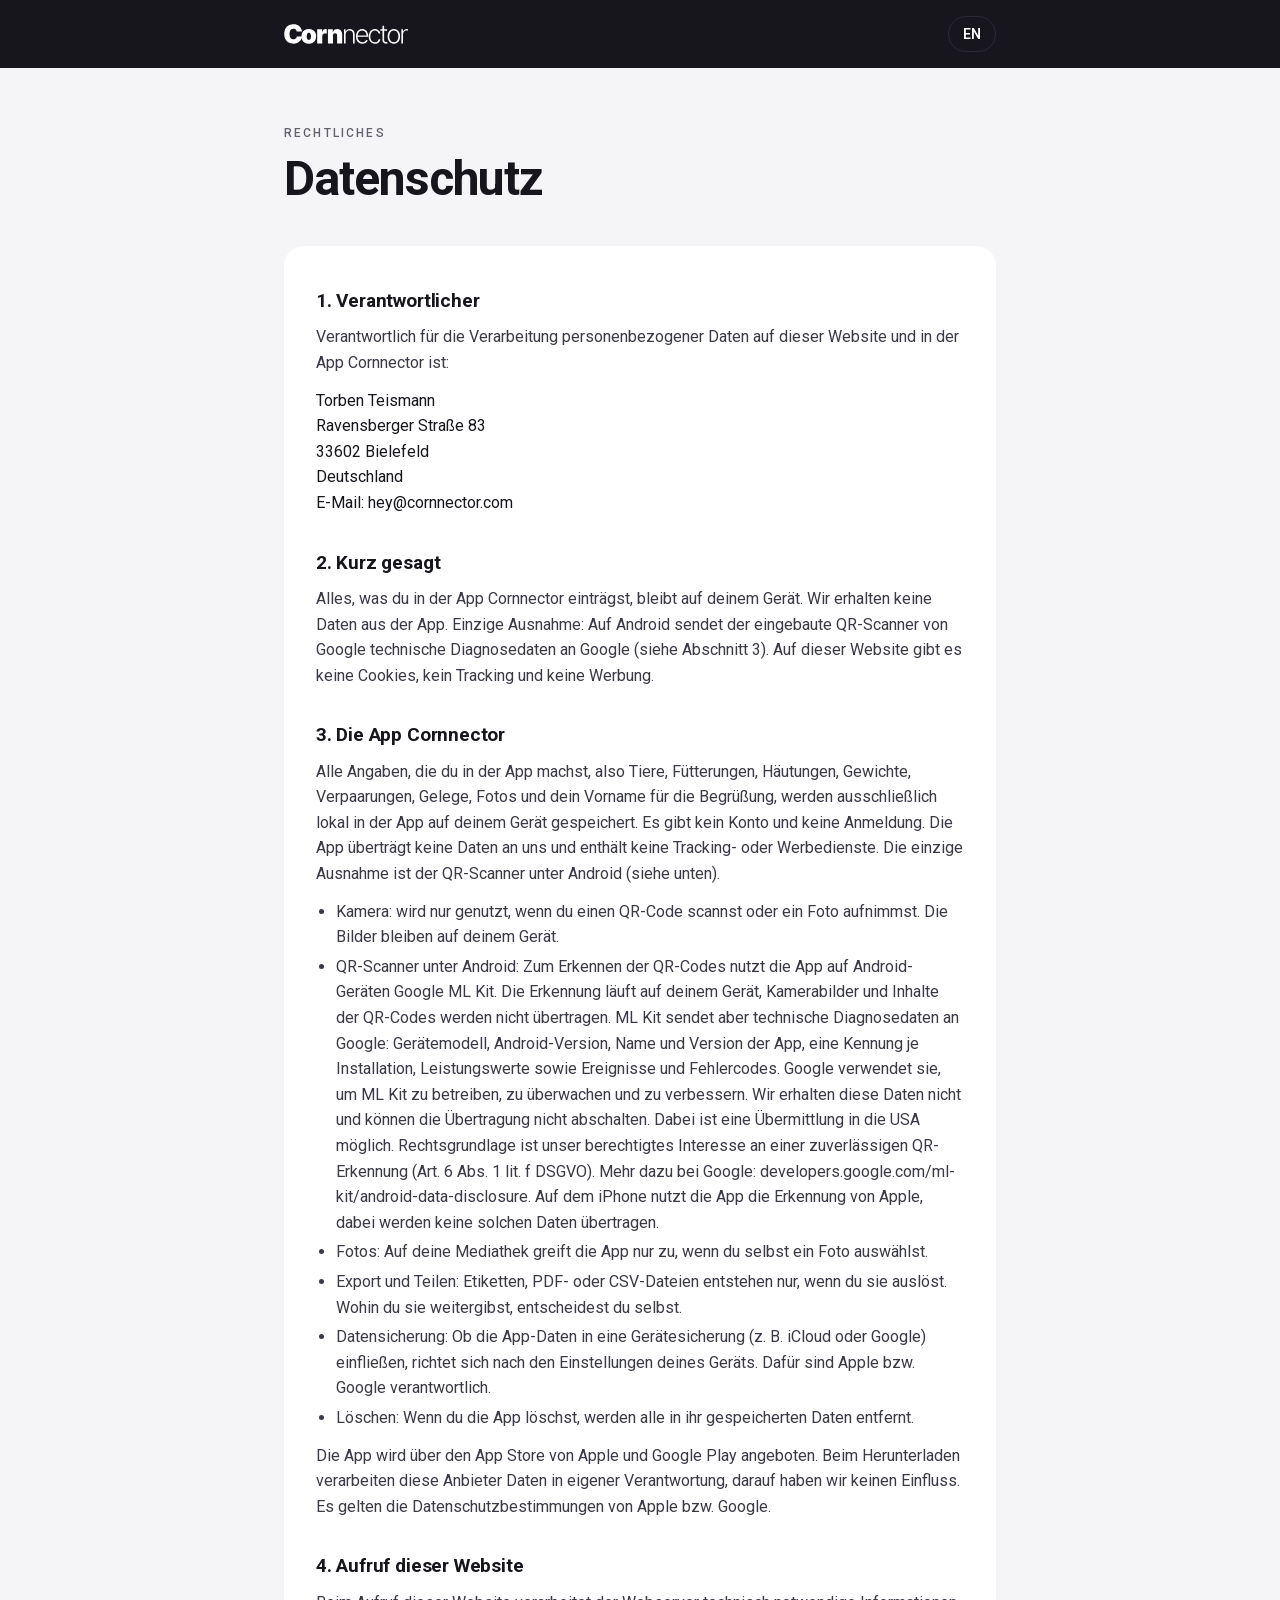
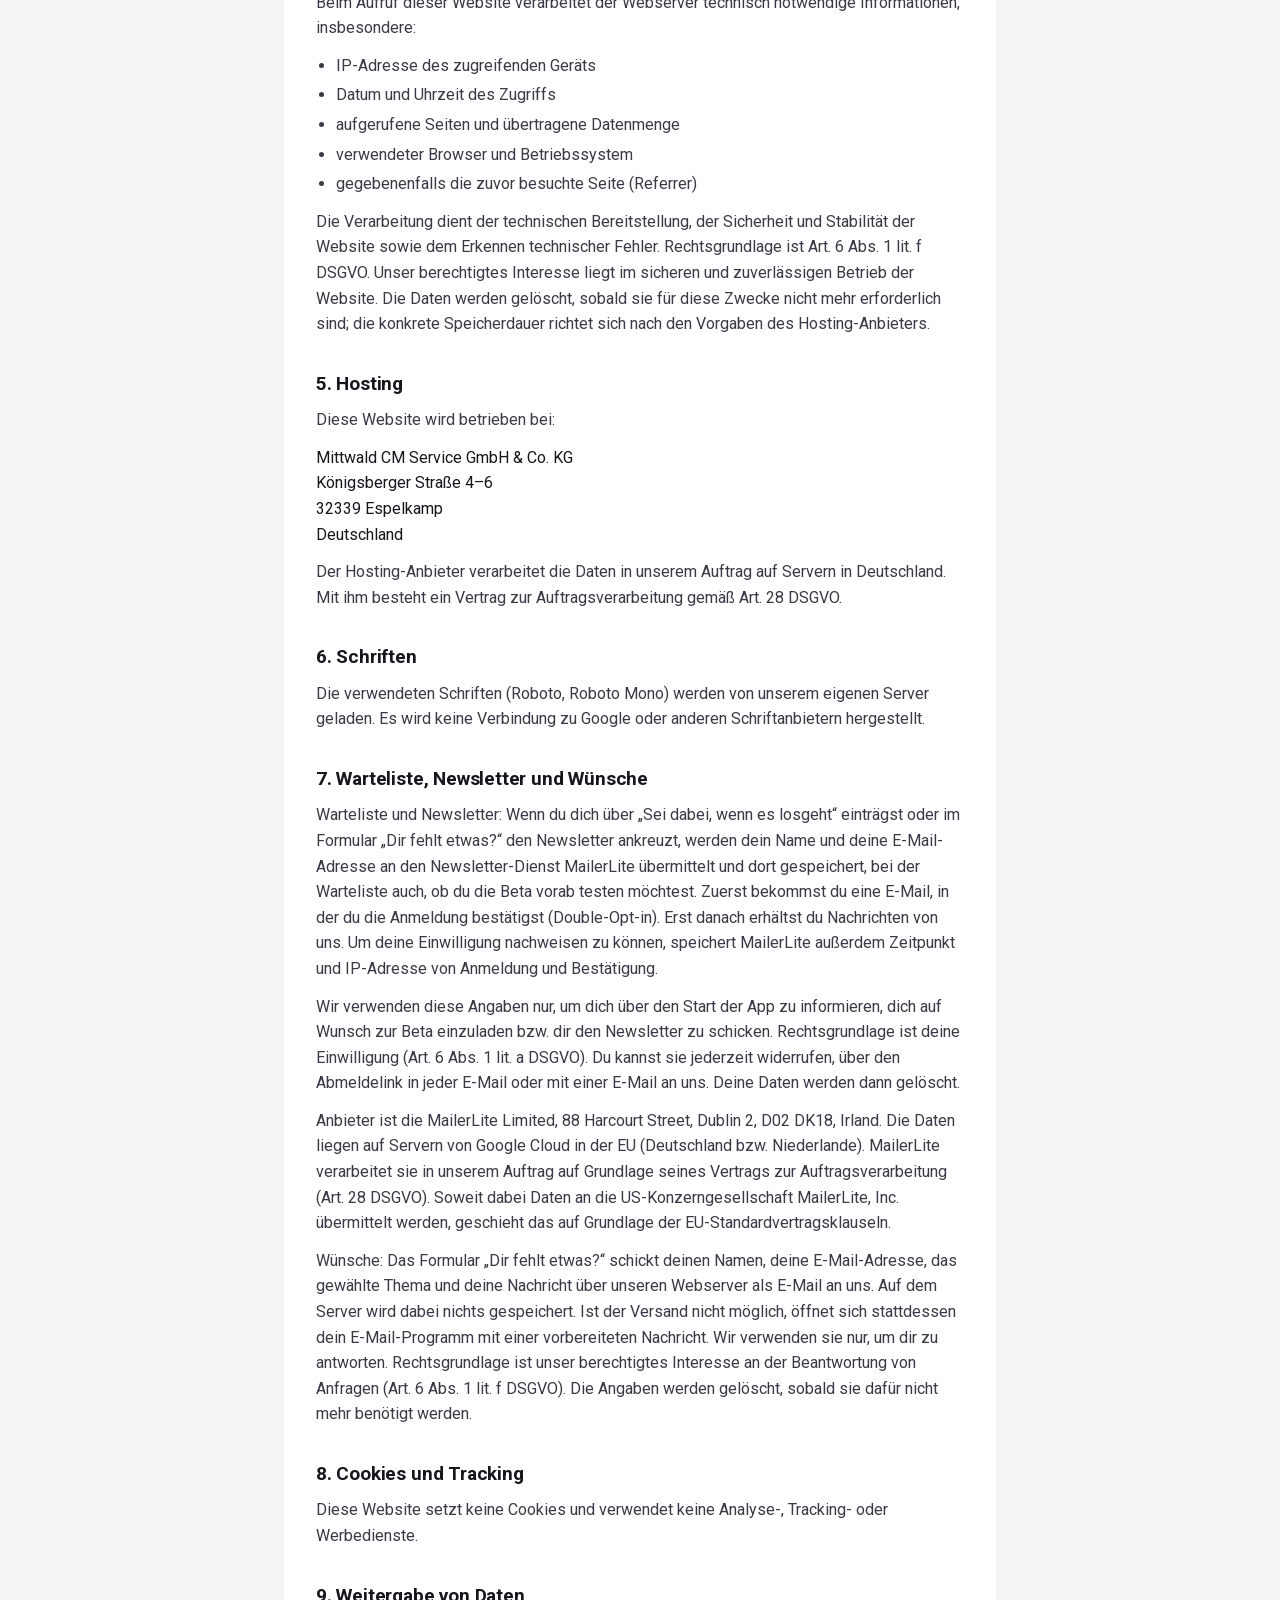
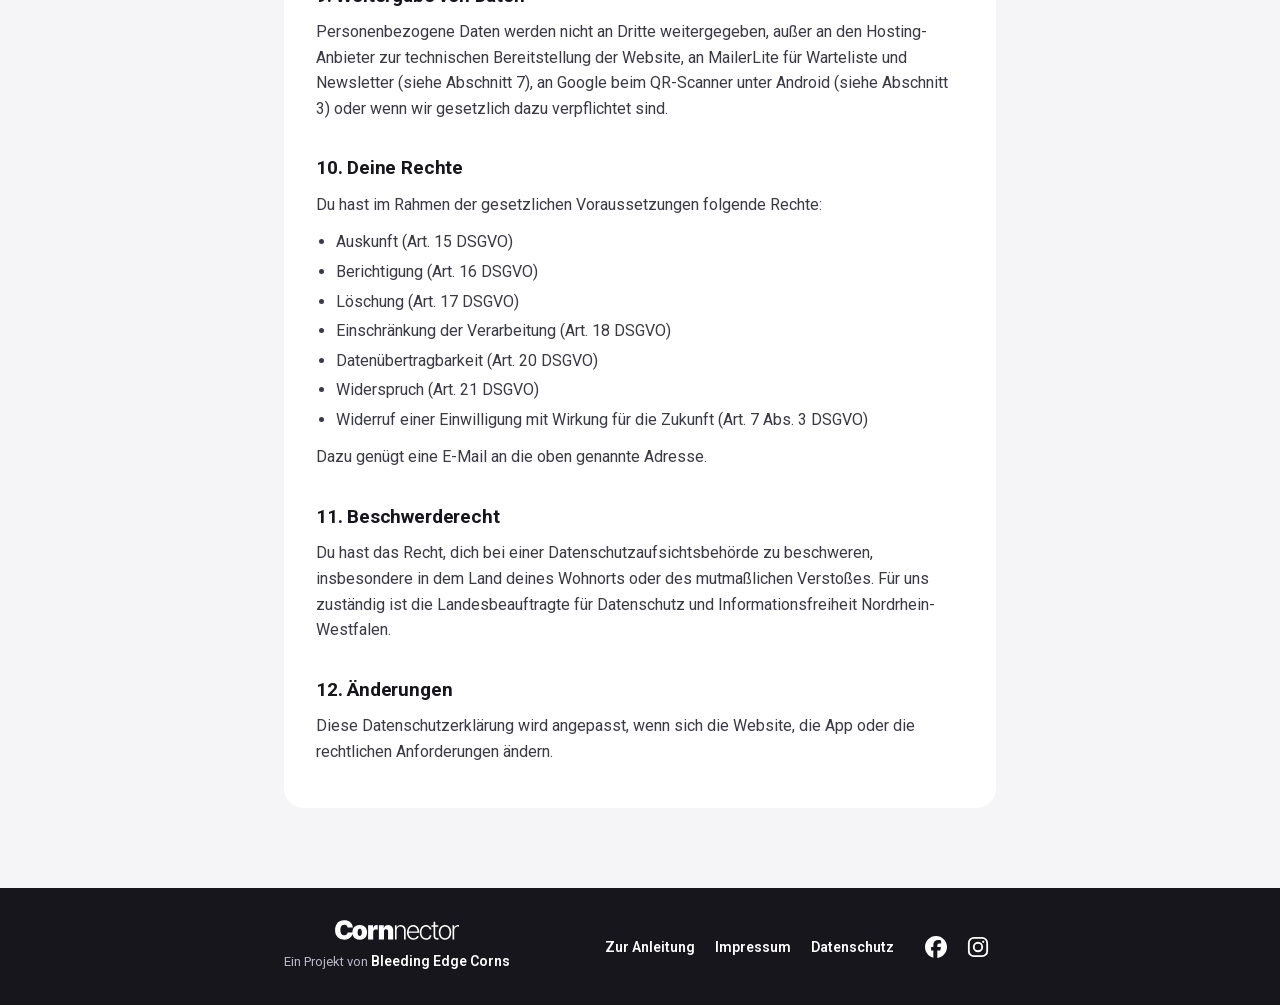
<file: datenschutz/index.html>
<!DOCTYPE html>
<html lang="de">
<head>
<meta charset="utf-8">
<meta name="viewport" content="width=device-width, initial-scale=1">
<meta name="robots" content="noindex, follow">
<title>Datenschutz · Cornnector</title>
<style>
@font-face{font-family:'Roboto';font-style:normal;font-weight:100 900;font-display:swap;src:url(../assets/fonts/roboto-latin-ext-0.woff2) format('woff2');unicode-range:U+0100-02BA,U+02BD-02C5,U+02C7-02CC,U+02CE-02D7,U+02DD-02FF,U+1D00-1DBF,U+1E00-1E9F,U+1EF2-1EFF,U+2020,U+20A0-20AB,U+20AD-20C0,U+2113,U+2C60-2C7F,U+A720-A7FF}
@font-face{font-family:'Roboto';font-style:normal;font-weight:100 900;font-display:swap;src:url(../assets/fonts/roboto-latin-1.woff2) format('woff2');unicode-range:U+0000-00FF,U+0131,U+0152-0153,U+02BB-02BC,U+02C6,U+02DA,U+02DC,U+0304,U+0308,U+0329,U+2000-206F,U+20AC,U+2122,U+2191,U+2193,U+2212,U+2215,U+FEFF,U+FFFD}
@font-face{font-family:'Roboto Mono';font-style:normal;font-weight:100 900;font-display:swap;src:url(../assets/fonts/roboto-mono-latin-ext-wght-normal.woff2) format('woff2');unicode-range:U+0100-02BA,U+02BD-02C5,U+02C7-02CC,U+02CE-02D7,U+02DD-02FF,U+1D00-1DBF,U+1E00-1E9F,U+1EF2-1EFF,U+2020,U+20A0-20AB,U+20AD-20C0,U+2113,U+2C60-2C7F,U+A720-A7FF}
@font-face{font-family:'Roboto Mono';font-style:normal;font-weight:100 900;font-display:swap;src:url(../assets/fonts/roboto-mono-latin-wght-normal.woff2) format('woff2');unicode-range:U+0000-00FF,U+0131,U+0152-0153,U+02BB-02BC,U+02C6,U+02DA,U+02DC,U+0304,U+0308,U+0329,U+2000-206F,U+20AC,U+2122,U+2191,U+2193,U+2212,U+2215,U+FEFF,U+FFFD}
:root{--ink:#17161d;--copy:#3a3946;--muted:#63616f;--line:#e5e7eb;--bg:#f5f5f7}
*{box-sizing:border-box}html{-webkit-text-size-adjust:100%}
body{margin:0;background:var(--bg);color:var(--copy);font:16px/1.6 Roboto,-apple-system,BlinkMacSystemFont,"Segoe UI",Helvetica,Arial,sans-serif;-webkit-font-smoothing:antialiased}
::selection{background:var(--ink);color:#fff}
.in{max-width:760px;margin:0 auto;padding:0 24px}
header,footer{background:var(--ink);color:#b9b6c6}
header .in{display:flex;align-items:center;justify-content:space-between;height:68px;gap:16px}
header img,footer img{height:20px;width:auto;display:block}
header a,footer a{color:#fff;text-decoration:none;font-weight:600;font-size:14px}
header a:hover,footer a:hover{text-decoration:underline}
.lang{border:1px solid #2c2a35;border-radius:99px;padding:6px 14px}
main{padding:56px 0 80px}
.eb{font-size:12px;letter-spacing:.18em;text-transform:uppercase;font-weight:500;color:var(--muted);margin:0 0 10px}
h1{font-size:clamp(34px,6vw,48px);line-height:1.1;letter-spacing:-.02em;color:var(--ink);margin:0 0 40px;font-weight:700}
.card{background:#fff;border-radius:20px;padding:8px 32px 32px}
h2{font-size:19px;color:var(--ink);margin:32px 0 8px;font-weight:700;letter-spacing:-.01em}
p{margin:0 0 12px}ul{margin:0 0 12px;padding-left:20px}li{margin:4px 0}
.adr{color:var(--ink)}.note{background:var(--bg);border-radius:12px;padding:12px 16px;margin-top:24px;font-size:14px}
main a{color:var(--ink);font-weight:600}
footer{font-size:14px;padding:32px 0}footer .in{display:flex;justify-content:space-between;align-items:center;gap:16px;flex-wrap:wrap}
footer nav{display:flex;gap:20px;flex-wrap:wrap;align-items:center}footer .socs{display:flex;gap:6px;margin-left:4px}footer a.soc{display:flex;align-items:center;justify-content:center;width:36px;height:36px;margin:-7px 0;border-radius:8px}footer a.soc:hover{opacity:.7}footer a.soc svg{display:block}
.fbrand{display:flex;flex-direction:column;gap:10px}.fbrand span{font-size:13px}
@media(max-width:560px){.card{padding:4px 20px 24px;border-radius:16px}main{padding:40px 0 56px}}
</style>
</head>
<body>
<header><div class="in"><a href="../" aria-label="Cornnector"><img src="[data-uri]" alt="Cornnector"></a><a class="lang" href="../en/privacy/" hreflang="en">EN</a></div></header>
<main><div class="in">
<p class="eb">Rechtliches</p>
<h1>Datenschutz</h1>
<div class="card">
<h2>1. Verantwortlicher</h2>
<p>Verantwortlich für die Verarbeitung personenbezogener Daten auf dieser Website und in der App Cornnector ist:</p>
<p class="adr">Torben Teismann<br>Ravensberger Straße 83<br>33602 Bielefeld<br>Deutschland<br>E-Mail: hey@cornnector.com</p>
<h2>2. Kurz gesagt</h2>
<p>Alles, was du in der App Cornnector einträgst, bleibt auf deinem Gerät. Wir erhalten keine Daten aus der App. Einzige Ausnahme: Auf Android sendet der eingebaute QR-Scanner von Google technische Diagnosedaten an Google (siehe Abschnitt 3). Auf dieser Website gibt es keine Cookies, kein Tracking und keine Werbung.</p>
<h2>3. Die App Cornnector</h2>
<p>Alle Angaben, die du in der App machst, also Tiere, Fütterungen, Häutungen, Gewichte, Verpaarungen, Gelege, Fotos und dein Vorname für die Begrüßung, werden ausschließlich lokal in der App auf deinem Gerät gespeichert. Es gibt kein Konto und keine Anmeldung. Die App überträgt keine Daten an uns und enthält keine Tracking- oder Werbedienste. Die einzige Ausnahme ist der QR-Scanner unter Android (siehe unten).</p>
<ul><li>Kamera: wird nur genutzt, wenn du einen QR-Code scannst oder ein Foto aufnimmst. Die Bilder bleiben auf deinem Gerät.</li><li>QR-Scanner unter Android: Zum Erkennen der QR-Codes nutzt die App auf Android-Geräten Google ML Kit. Die Erkennung läuft auf deinem Gerät, Kamerabilder und Inhalte der QR-Codes werden nicht übertragen. ML Kit sendet aber technische Diagnosedaten an Google: Gerätemodell, Android-Version, Name und Version der App, eine Kennung je Installation, Leistungswerte sowie Ereignisse und Fehlercodes. Google verwendet sie, um ML Kit zu betreiben, zu überwachen und zu verbessern. Wir erhalten diese Daten nicht und können die Übertragung nicht abschalten. Dabei ist eine Übermittlung in die USA möglich. Rechtsgrundlage ist unser berechtigtes Interesse an einer zuverlässigen QR-Erkennung (Art. 6 Abs. 1 lit. f DSGVO). Mehr dazu bei Google: developers.google.com/ml-kit/android-data-disclosure. Auf dem iPhone nutzt die App die Erkennung von Apple, dabei werden keine solchen Daten übertragen.</li><li>Fotos: Auf deine Mediathek greift die App nur zu, wenn du selbst ein Foto auswählst.</li><li>Export und Teilen: Etiketten, PDF- oder CSV-Dateien entstehen nur, wenn du sie auslöst. Wohin du sie weitergibst, entscheidest du selbst.</li><li>Datensicherung: Ob die App-Daten in eine Gerätesicherung (z. B. iCloud oder Google) einfließen, richtet sich nach den Einstellungen deines Geräts. Dafür sind Apple bzw. Google verantwortlich.</li><li>Löschen: Wenn du die App löschst, werden alle in ihr gespeicherten Daten entfernt.</li></ul>
<p>Die App wird über den App Store von Apple und Google Play angeboten. Beim Herunterladen verarbeiten diese Anbieter Daten in eigener Verantwortung, darauf haben wir keinen Einfluss. Es gelten die Datenschutzbestimmungen von Apple bzw. Google.</p>
<h2>4. Aufruf dieser Website</h2>
<p>Beim Aufruf dieser Website verarbeitet der Webserver technisch notwendige Informationen, insbesondere:</p>
<ul><li>IP-Adresse des zugreifenden Geräts</li><li>Datum und Uhrzeit des Zugriffs</li><li>aufgerufene Seiten und übertragene Datenmenge</li><li>verwendeter Browser und Betriebssystem</li><li>gegebenenfalls die zuvor besuchte Seite (Referrer)</li></ul>
<p>Die Verarbeitung dient der technischen Bereitstellung, der Sicherheit und Stabilität der Website sowie dem Erkennen technischer Fehler. Rechtsgrundlage ist Art. 6 Abs. 1 lit. f DSGVO. Unser berechtigtes Interesse liegt im sicheren und zuverlässigen Betrieb der Website. Die Daten werden gelöscht, sobald sie für diese Zwecke nicht mehr erforderlich sind; die konkrete Speicherdauer richtet sich nach den Vorgaben des Hosting-Anbieters.</p>
<h2>5. Hosting</h2>
<p>Diese Website wird betrieben bei:</p>
<p class="adr">Mittwald CM Service GmbH &amp; Co. KG<br>Königsberger Straße 4–6<br>32339 Espelkamp<br>Deutschland</p>
<p>Der Hosting-Anbieter verarbeitet die Daten in unserem Auftrag auf Servern in Deutschland. Mit ihm besteht ein Vertrag zur Auftragsverarbeitung gemäß Art. 28 DSGVO.</p>
<h2>6. Schriften</h2>
<p>Die verwendeten Schriften (Roboto, Roboto Mono) werden von unserem eigenen Server geladen. Es wird keine Verbindung zu Google oder anderen Schriftanbietern hergestellt.</p>
<h2>7. Warteliste, Newsletter und Wünsche</h2>
<p>Warteliste und Newsletter: Wenn du dich über „Sei dabei, wenn es losgeht“ einträgst oder im Formular „Dir fehlt etwas?“ den Newsletter ankreuzt, werden dein Name und deine E-Mail-Adresse an den Newsletter-Dienst MailerLite übermittelt und dort gespeichert, bei der Warteliste auch, ob du die Beta vorab testen möchtest. Zuerst bekommst du eine E-Mail, in der du die Anmeldung bestätigst (Double-Opt-in). Erst danach erhältst du Nachrichten von uns. Um deine Einwilligung nachweisen zu können, speichert MailerLite außerdem Zeitpunkt und IP-Adresse von Anmeldung und Bestätigung.</p>
<p>Wir verwenden diese Angaben nur, um dich über den Start der App zu informieren, dich auf Wunsch zur Beta einzuladen bzw. dir den Newsletter zu schicken. Rechtsgrundlage ist deine Einwilligung (Art. 6 Abs. 1 lit. a DSGVO). Du kannst sie jederzeit widerrufen, über den Abmeldelink in jeder E-Mail oder mit einer E-Mail an uns. Deine Daten werden dann gelöscht.</p>
<p>Anbieter ist die MailerLite Limited, 88 Harcourt Street, Dublin 2, D02 DK18, Irland. Die Daten liegen auf Servern von Google Cloud in der EU (Deutschland bzw. Niederlande). MailerLite verarbeitet sie in unserem Auftrag auf Grundlage seines Vertrags zur Auftragsverarbeitung (Art. 28 DSGVO). Soweit dabei Daten an die US-Konzerngesellschaft MailerLite, Inc. übermittelt werden, geschieht das auf Grundlage der EU-Standardvertragsklauseln.</p>
<p>Wünsche: Das Formular „Dir fehlt etwas?“ schickt deinen Namen, deine E-Mail-Adresse, das gewählte Thema und deine Nachricht über unseren Webserver als E-Mail an uns. Auf dem Server wird dabei nichts gespeichert. Ist der Versand nicht möglich, öffnet sich stattdessen dein E-Mail-Programm mit einer vorbereiteten Nachricht. Wir verwenden sie nur, um dir zu antworten. Rechtsgrundlage ist unser berechtigtes Interesse an der Beantwortung von Anfragen (Art. 6 Abs. 1 lit. f DSGVO). Die Angaben werden gelöscht, sobald sie dafür nicht mehr benötigt werden.</p>
<h2>8. Cookies und Tracking</h2>
<p>Diese Website setzt keine Cookies und verwendet keine Analyse-, Tracking- oder Werbedienste.</p>
<h2>9. Weitergabe von Daten</h2>
<p>Personenbezogene Daten werden nicht an Dritte weitergegeben, außer an den Hosting-Anbieter zur technischen Bereitstellung der Website, an MailerLite für Warteliste und Newsletter (siehe Abschnitt 7), an Google beim QR-Scanner unter Android (siehe Abschnitt 3) oder wenn wir gesetzlich dazu verpflichtet sind.</p>
<h2>10. Deine Rechte</h2>
<p>Du hast im Rahmen der gesetzlichen Voraussetzungen folgende Rechte:</p>
<ul><li>Auskunft (Art. 15 DSGVO)</li><li>Berichtigung (Art. 16 DSGVO)</li><li>Löschung (Art. 17 DSGVO)</li><li>Einschränkung der Verarbeitung (Art. 18 DSGVO)</li><li>Datenübertragbarkeit (Art. 20 DSGVO)</li><li>Widerspruch (Art. 21 DSGVO)</li><li>Widerruf einer Einwilligung mit Wirkung für die Zukunft (Art. 7 Abs. 3 DSGVO)</li></ul>
<p>Dazu genügt eine E-Mail an die oben genannte Adresse.</p>
<h2>11. Beschwerderecht</h2>
<p>Du hast das Recht, dich bei einer Datenschutzaufsichtsbehörde zu beschweren, insbesondere in dem Land deines Wohnorts oder des mutmaßlichen Verstoßes. Für uns zuständig ist die Landesbeauftragte für Datenschutz und Informationsfreiheit Nordrhein-Westfalen.</p>
<h2>12. Änderungen</h2>
<p>Diese Datenschutzerklärung wird angepasst, wenn sich die Website, die App oder die rechtlichen Anforderungen ändern.</p>
</div>
</div></main>
<footer><div class="in"><div class="fbrand"><img src="[data-uri]" alt="Cornnector"><span>Ein Projekt von <a href="https://www.bleeding-edge-corns.com/">Bleeding Edge Corns</a></span></div><nav><a href="../">Zur Anleitung</a><a href="../impressum/">Impressum</a><a href="../datenschutz/">Datenschutz</a><span class="socs"><a class="soc" href="https://www.facebook.com/profile.php?id=61596199362945" aria-label="Facebook"><svg viewBox="0 0 24 24" width="22" height="22" fill="#fff" aria-hidden="true"><path d="M9.101 23.691v-7.98H6.627v-3.667h2.474v-1.58c0-4.085 1.848-5.978 5.858-5.978.401 0 .955.042 1.468.103a8.68 8.68 0 0 1 1.141.195v3.325a8.623 8.623 0 0 0-.653-.036 26.805 26.805 0 0 0-.733-.009c-.707 0-1.259.096-1.675.309a1.686 1.686 0 0 0-.679.622c-.258.42-.374.995-.374 1.752v1.297h3.919l-.386 2.103-.287 1.564h-3.246v8.245C19.396 23.238 24 18.179 24 12.044c0-6.627-5.373-12-12-12s-12 5.373-12 12c0 5.628 3.874 10.35 9.101 11.647Z"/></svg></a><a class="soc" href="https://www.instagram.com/corn.nector/" aria-label="Instagram"><svg viewBox="0 0 24 24" width="22" height="22" fill="none" stroke="#fff" stroke-width="2" aria-hidden="true"><rect x="2" y="2" width="20" height="20" rx="5.5"/><circle cx="12" cy="12" r="4.6"/><circle cx="17.7" cy="6.3" r="1.25" fill="#fff" stroke="none"/></svg></a></span></nav></div></footer>
</body>
</html>
</file>
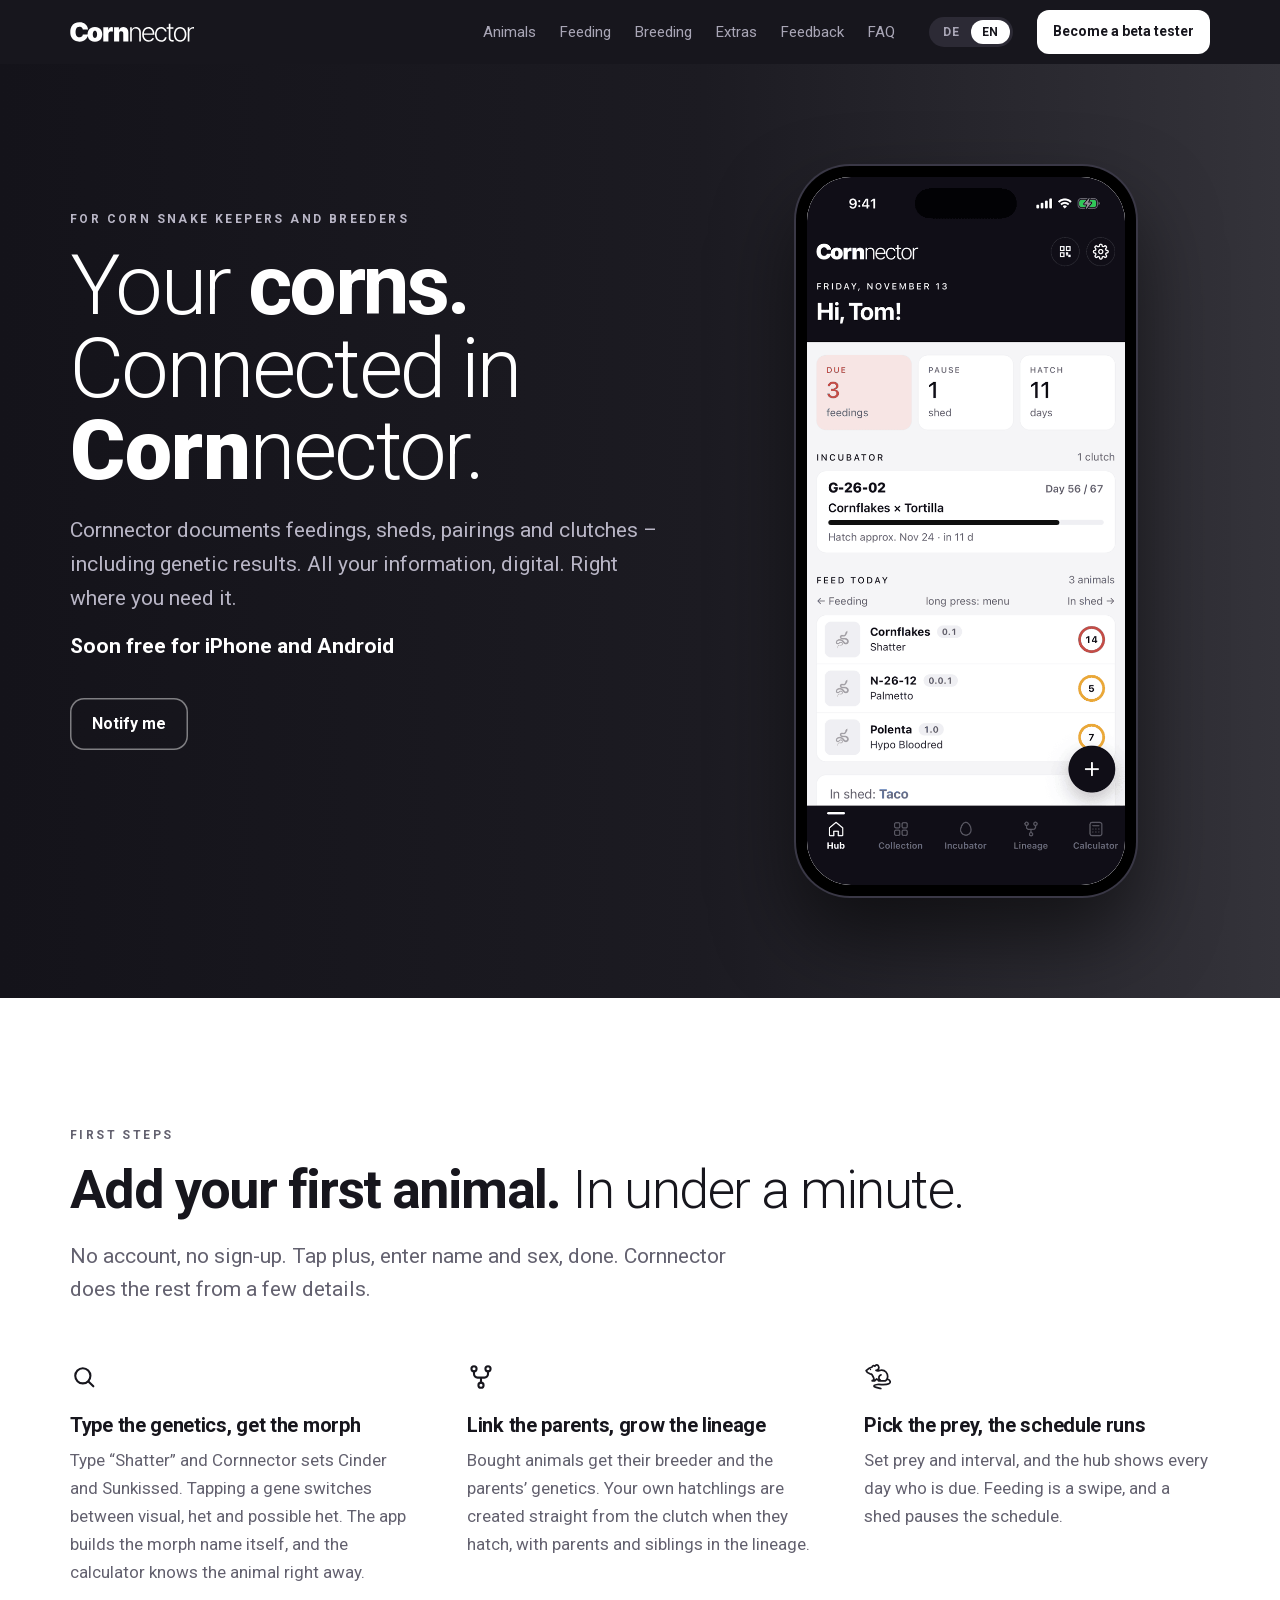
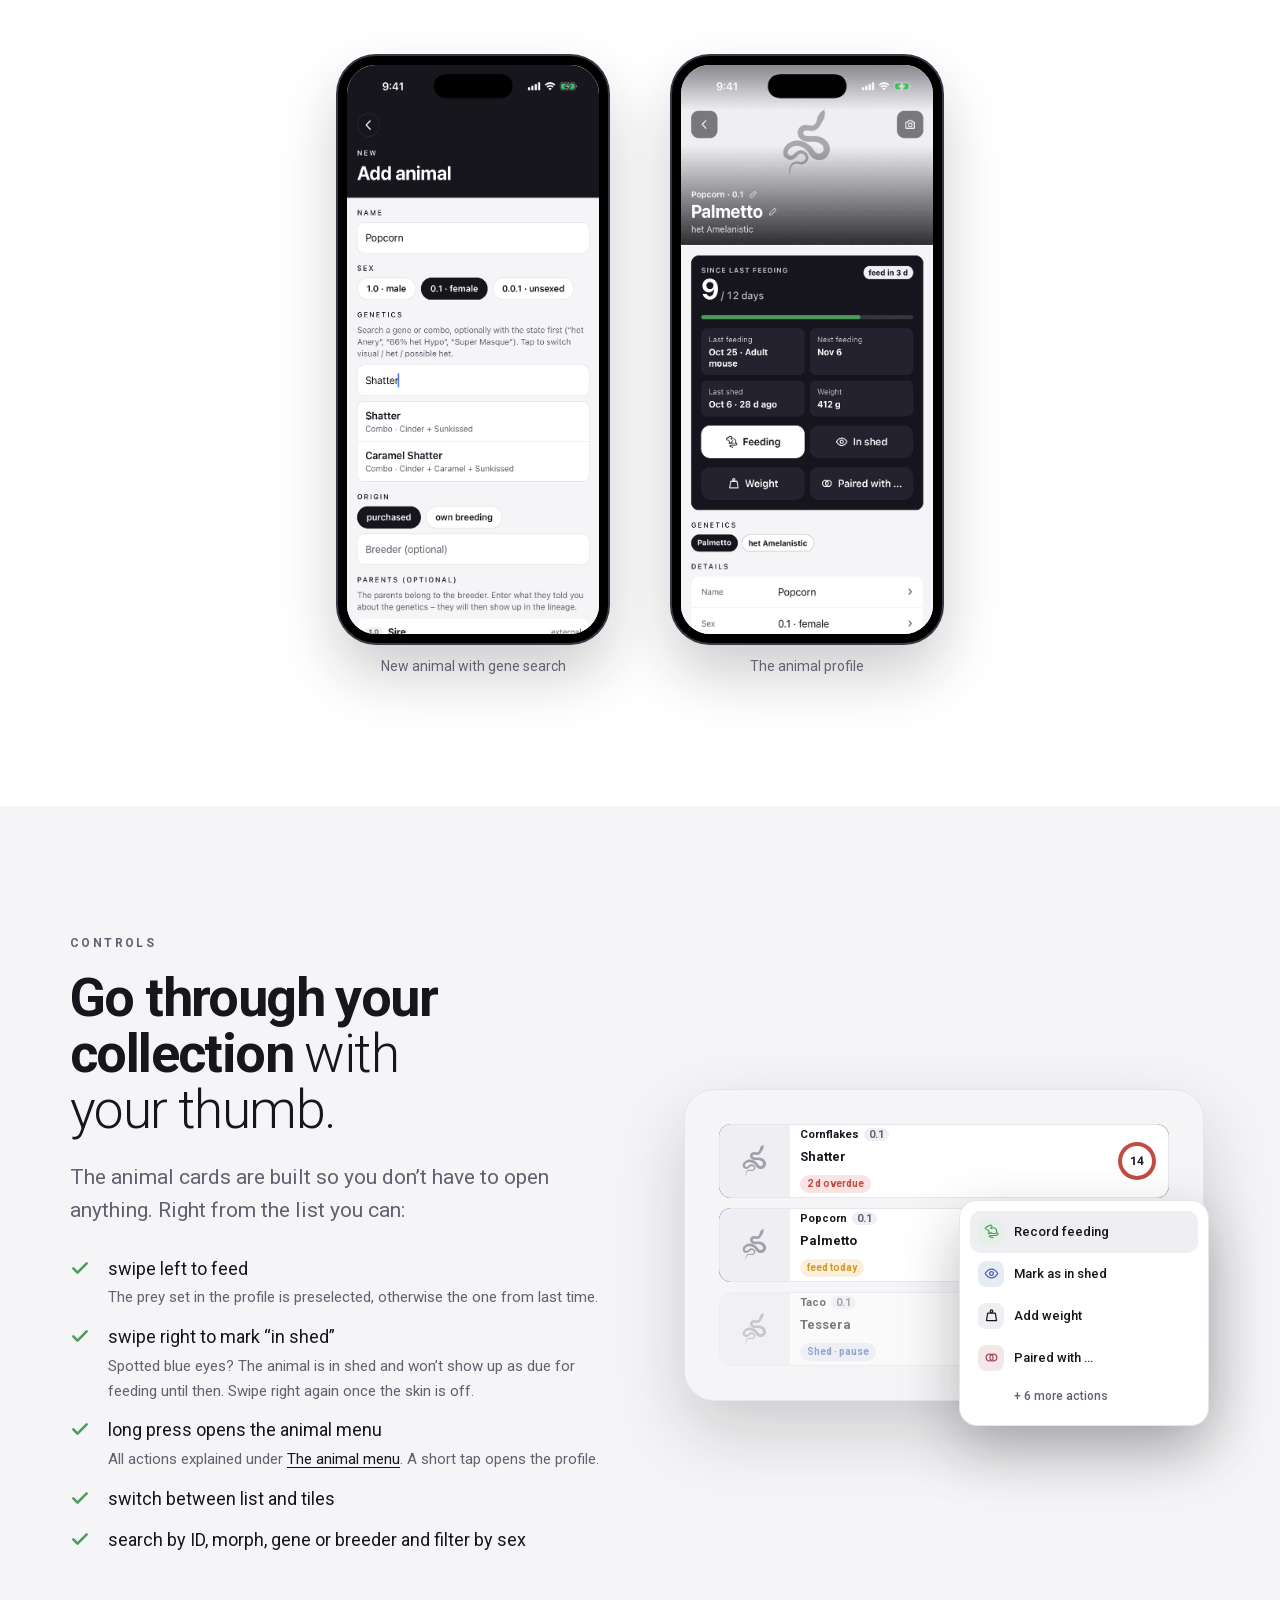
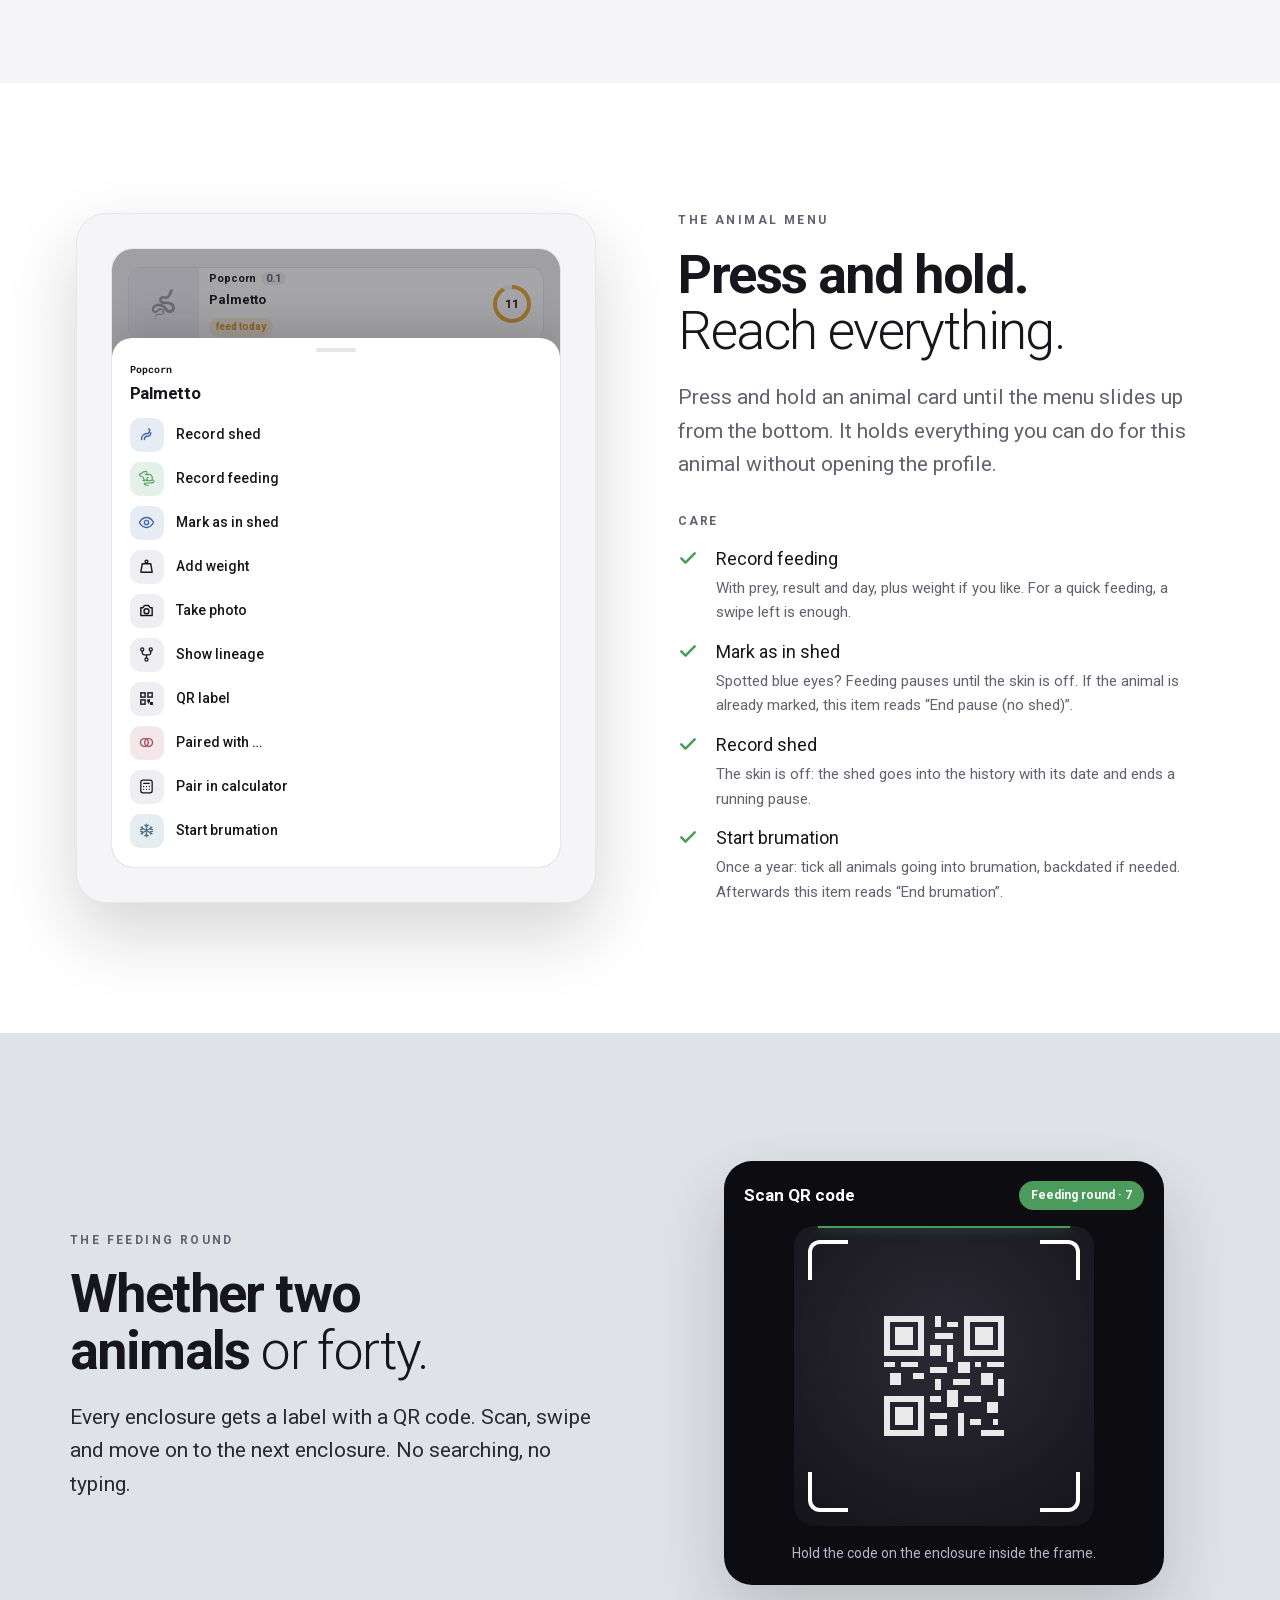
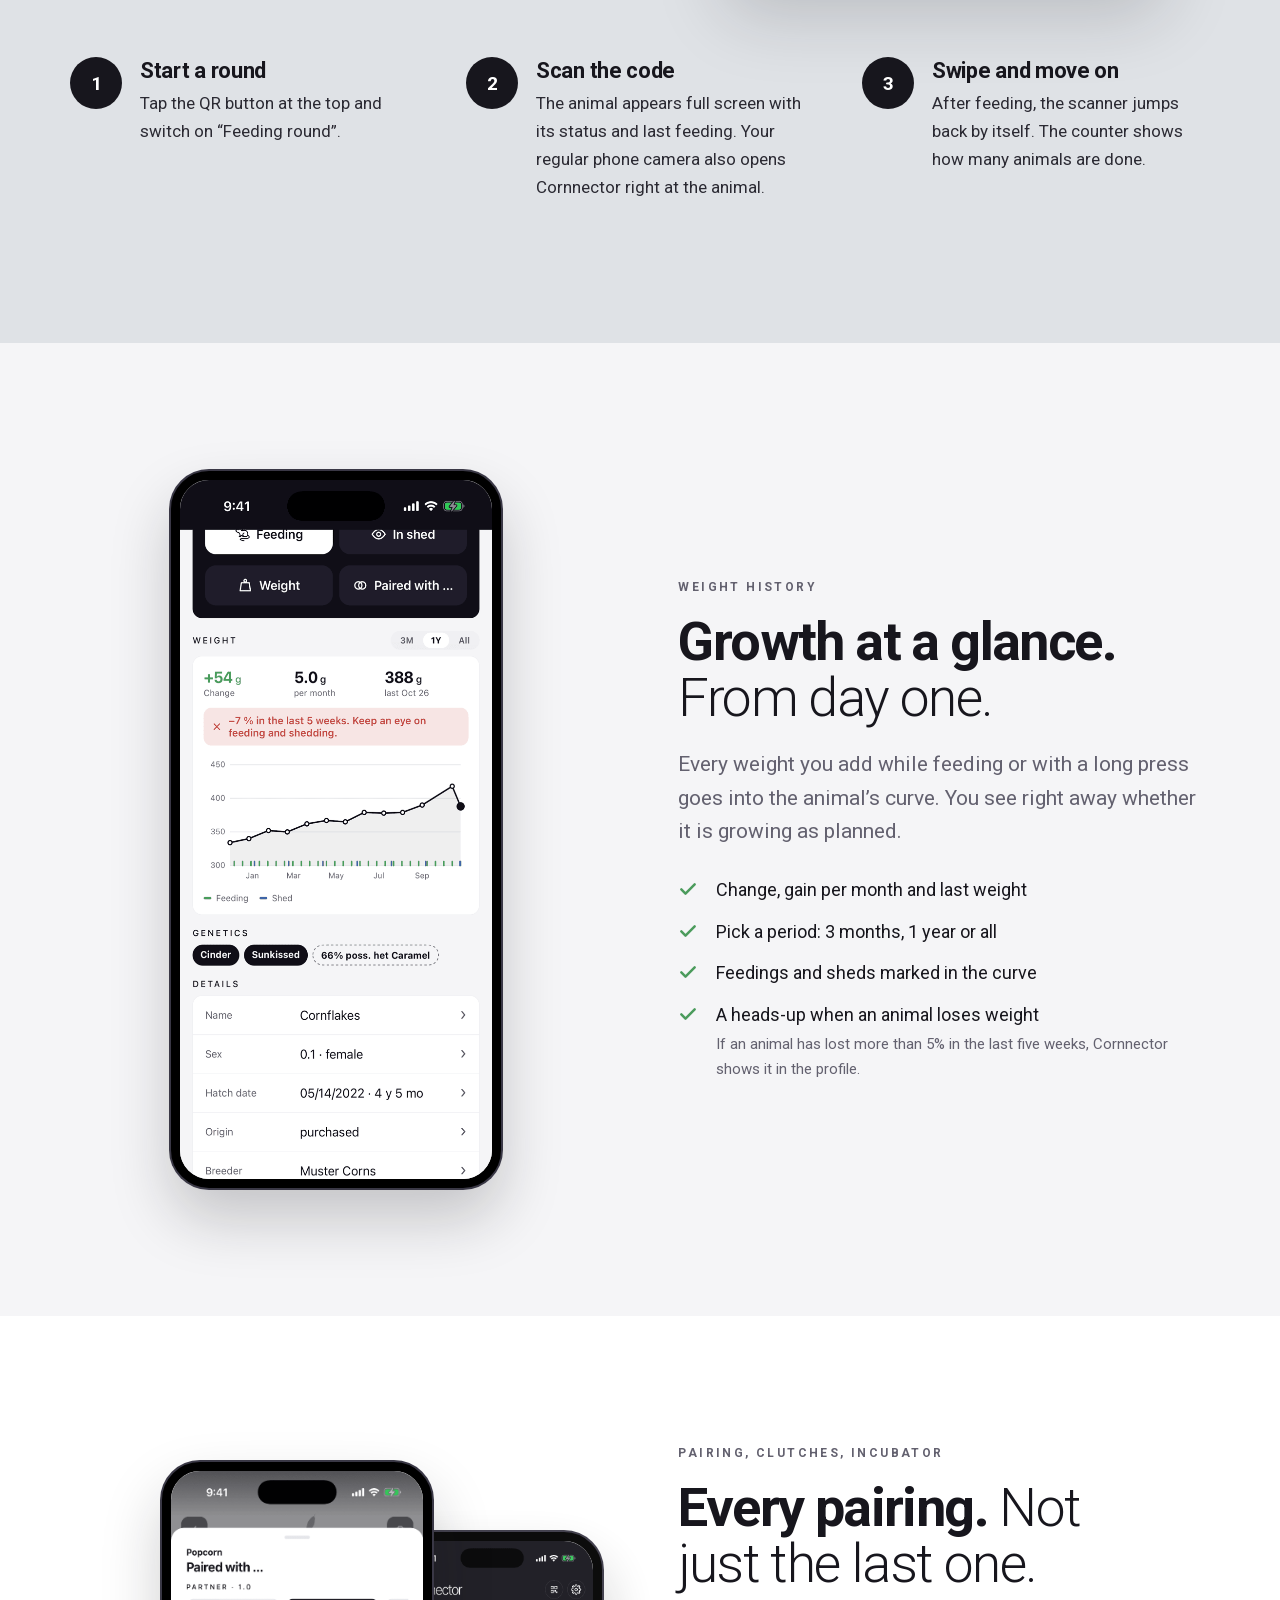
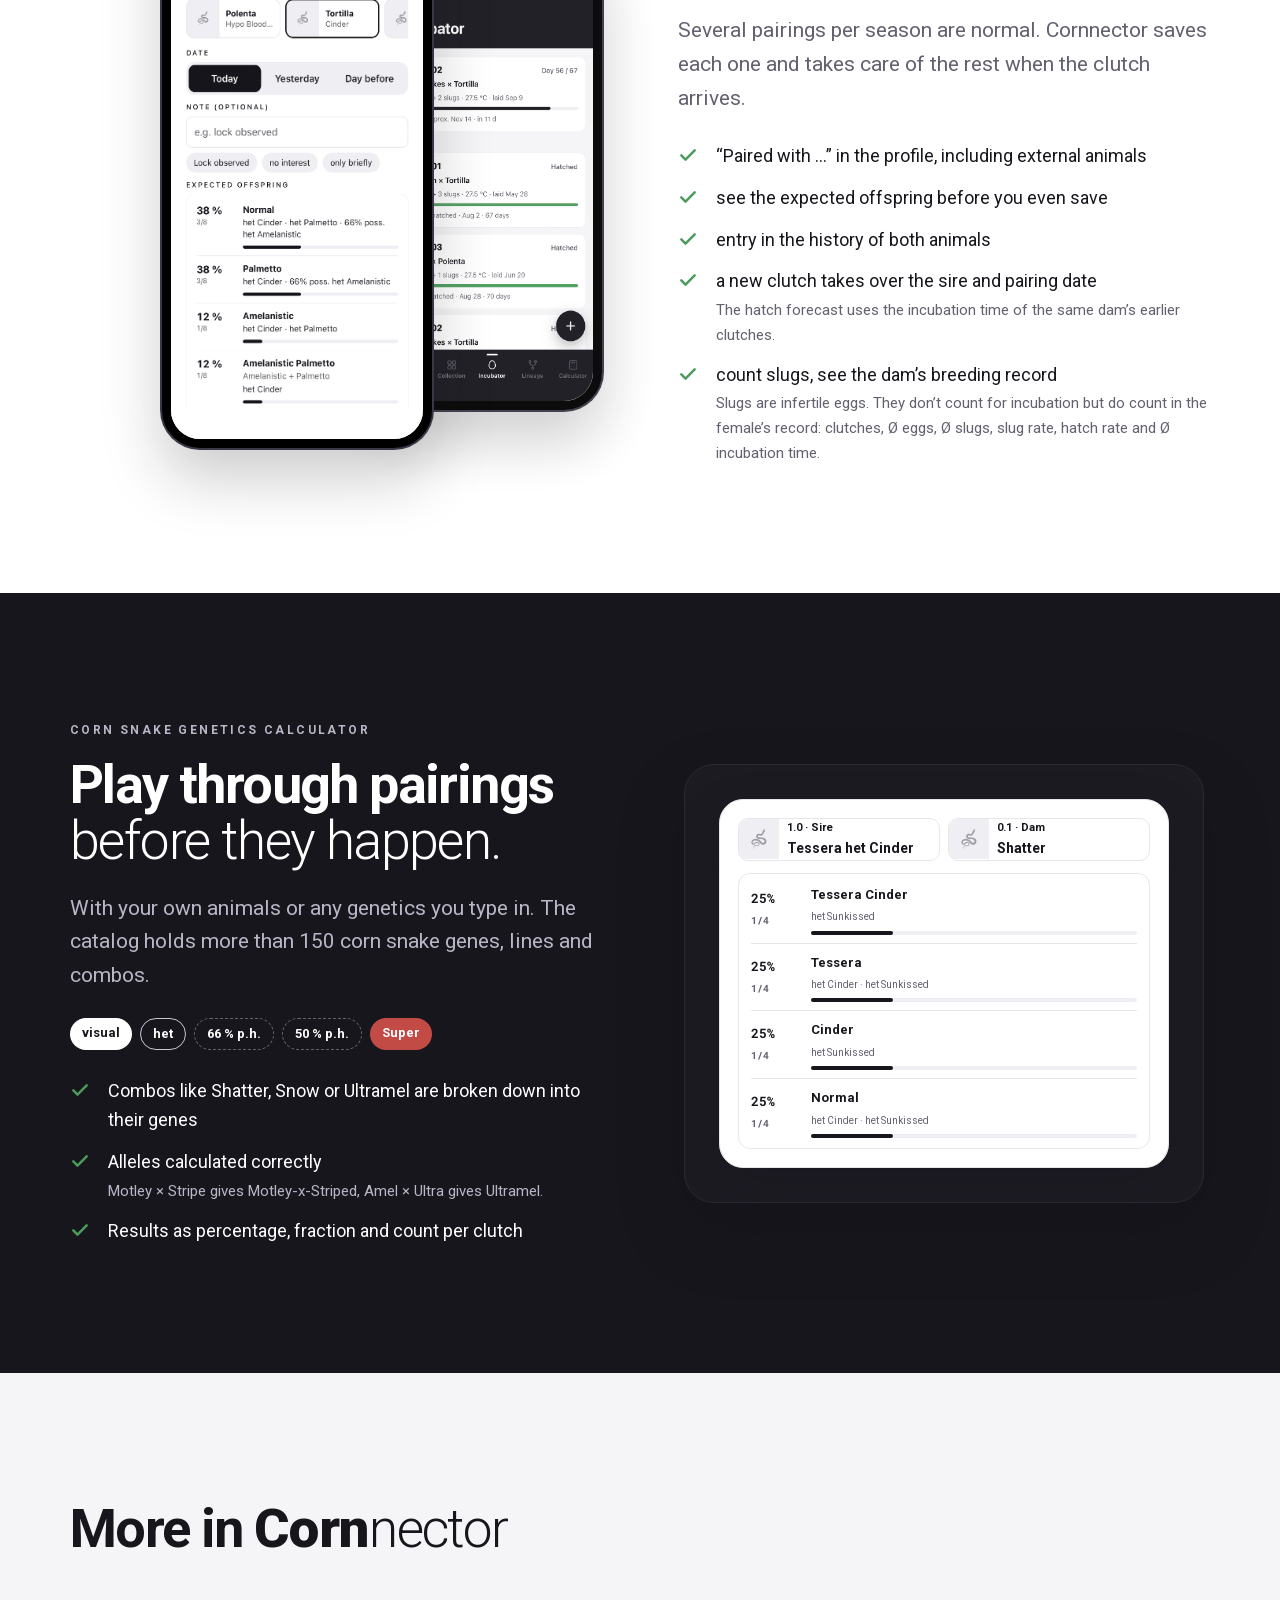
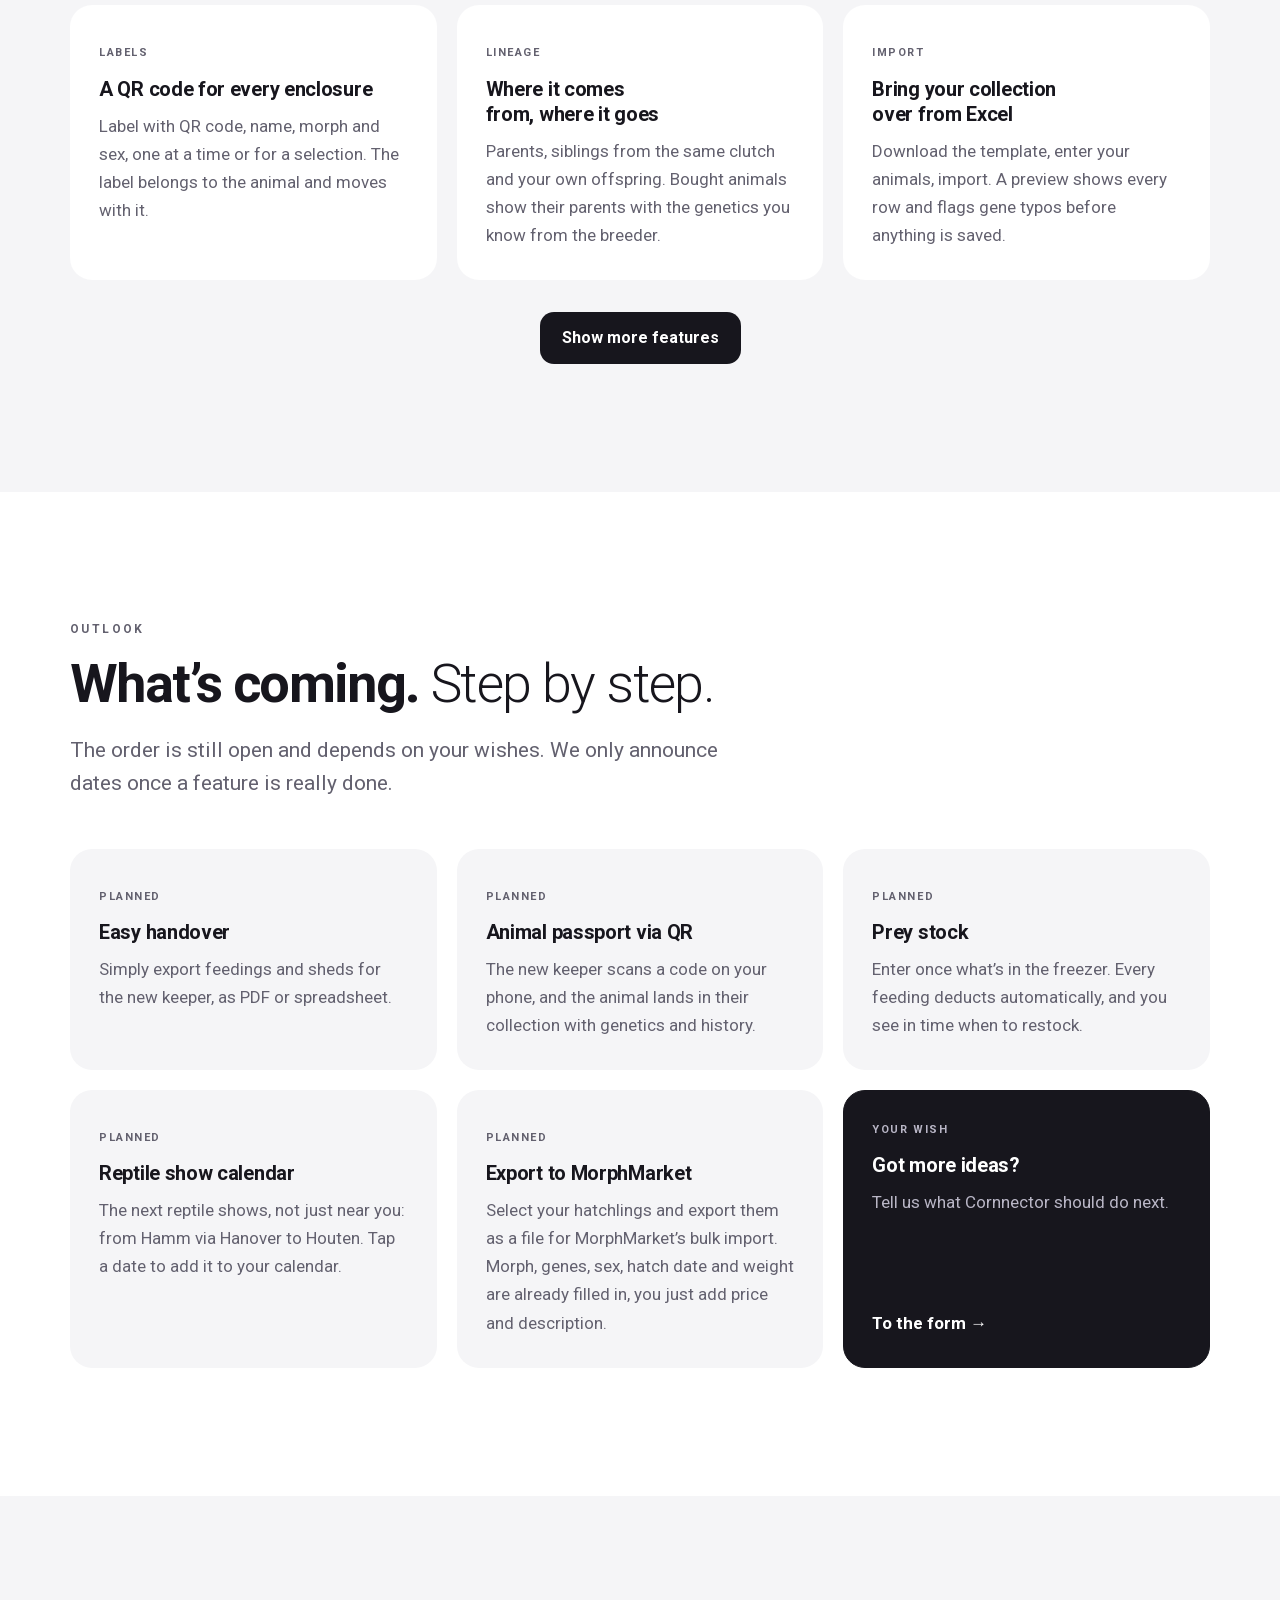
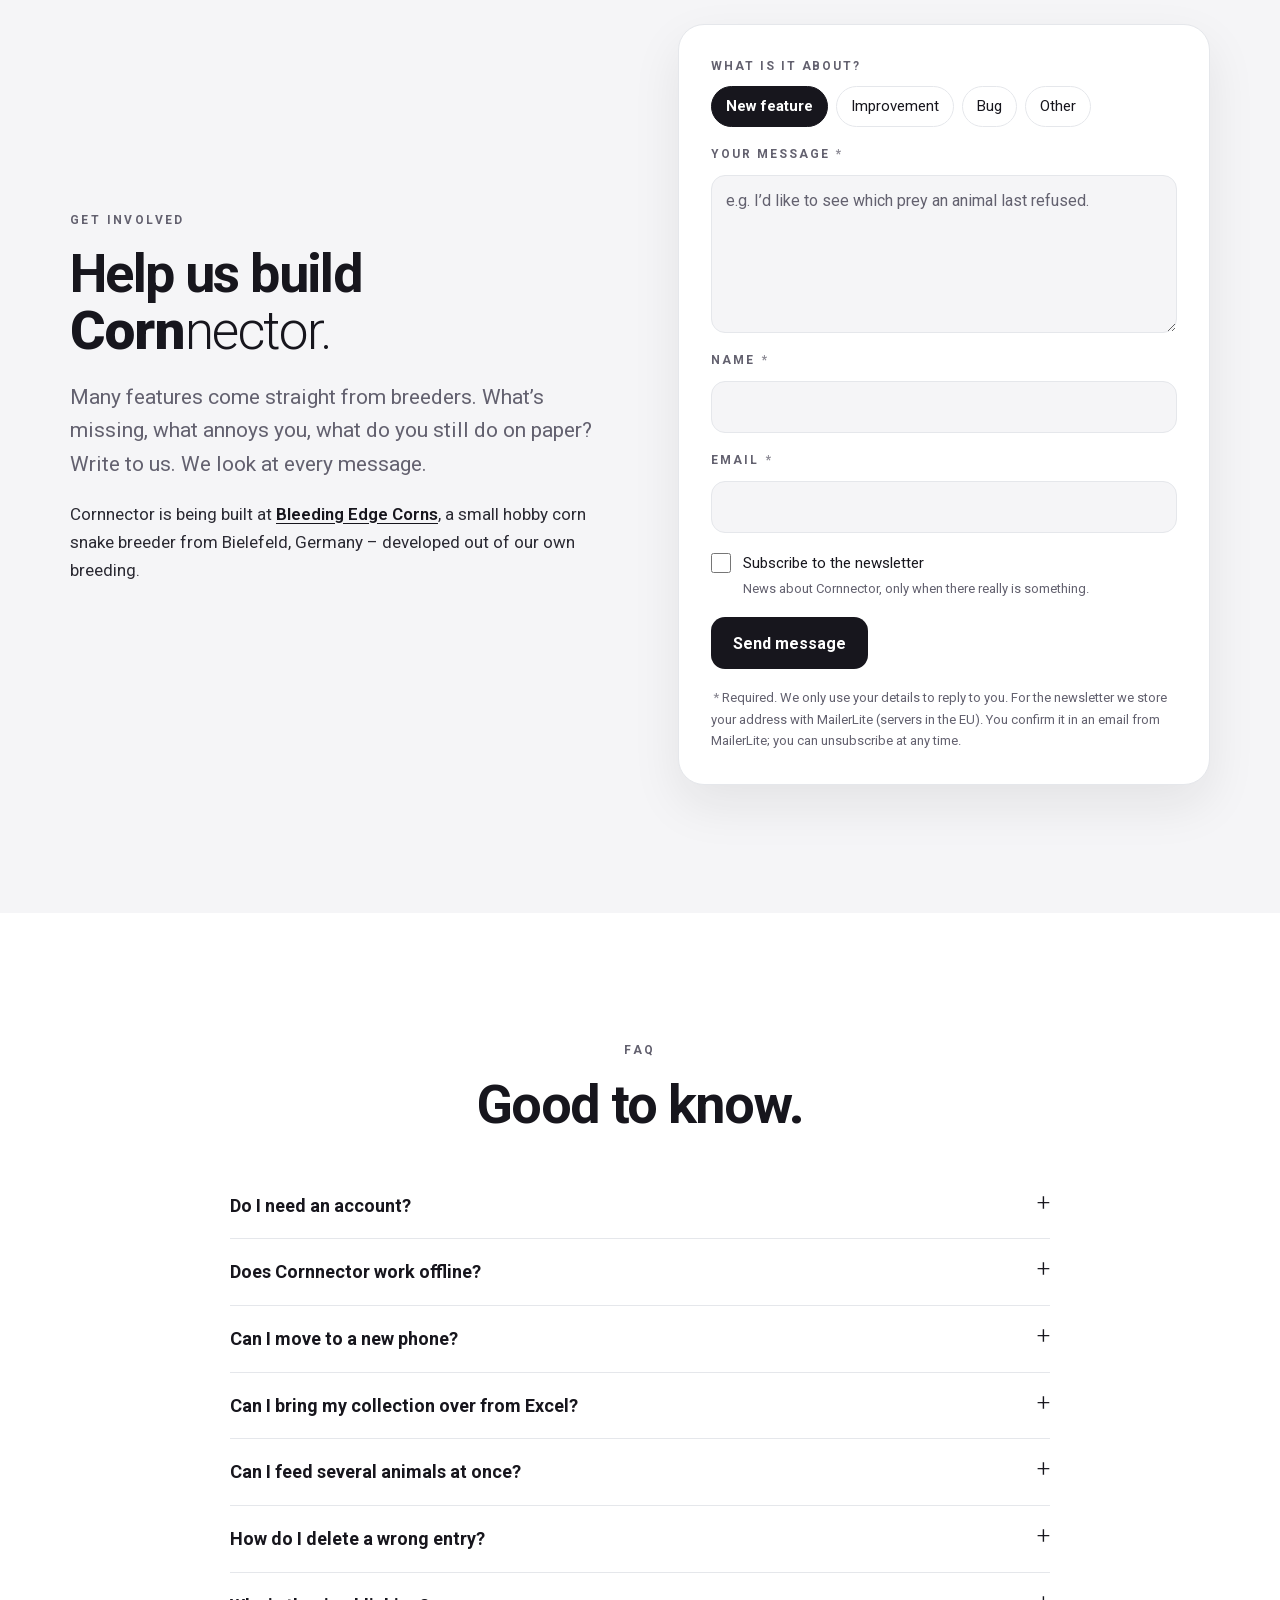
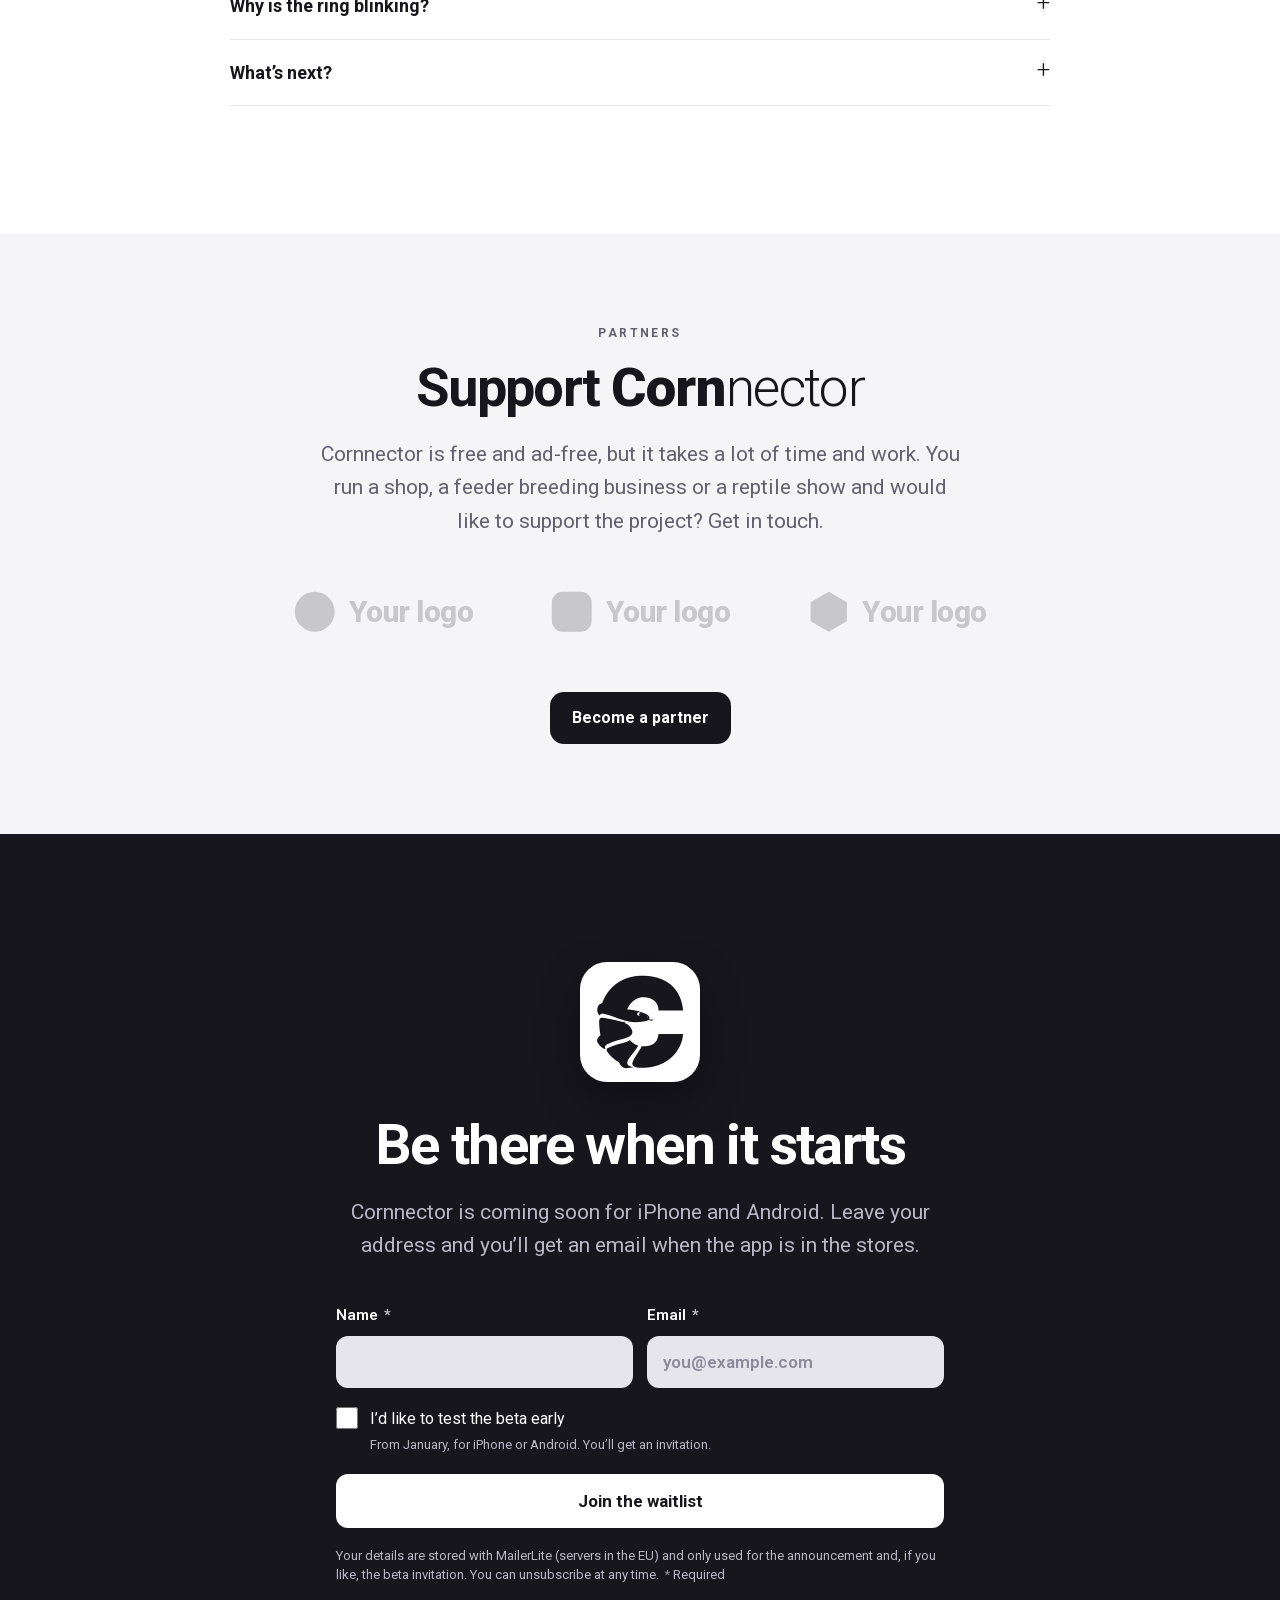
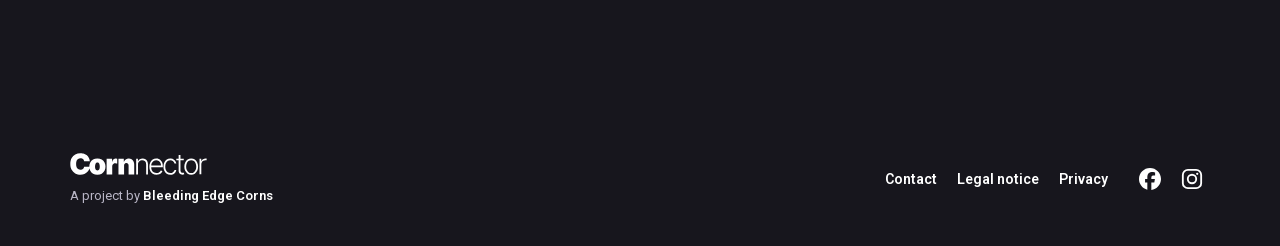
<file: en/index.html>
<!doctype html>
<html lang="en">
<head>
<meta charset="utf-8">
<meta name="viewport" content="width=device-width,initial-scale=1,viewport-fit=cover">
<meta name="robots" content="noindex, nofollow">
<title>Cornnector – corn snake app with breeding log and genetics calculator</title>
<meta name="description" content="The corn snake app: track feedings, sheds, pairings and clutches, with a genetics calculator and hatch forecast. Free for iPhone and Android.">
<link rel="canonical" href="https://www.cornnector.com/en/">
<link rel="alternate" hreflang="de" href="https://www.cornnector.com/">
<link rel="alternate" hreflang="en" href="https://www.cornnector.com/en/">
<link rel="alternate" hreflang="x-default" href="https://www.cornnector.com/">
<meta property="og:type" content="website">
<meta property="og:site_name" content="Cornnector">
<meta property="og:title" content="Cornnector – corn snake app with breeding log and genetics calculator">
<meta property="og:description" content="The corn snake app: track feedings, sheds, pairings and clutches, with a genetics calculator and hatch forecast. Free for iPhone and Android.">
<meta property="og:locale" content="en_US">
<meta property="og:locale:alternate" content="de_DE">
<meta property="og:url" content="https://www.cornnector.com/en/">
<meta property="og:image" content="https://www.cornnector.com/og-image.jpg">
<meta property="og:image:type" content="image/jpeg">
<meta property="og:image:width" content="600">
<meta property="og:image:height" content="600">
<meta property="og:image:alt" content="Cornnector app icon">
<meta name="twitter:card" content="summary">
<meta name="theme-color" content="#17161d">
<link rel="icon" type="image/png" href="../assets/img/5af7d0ea1a.png?v=5af7d0ea"><link rel="apple-touch-icon" href="../assets/img/5af7d0ea1a.png?v=5af7d0ea">
<link rel="stylesheet" href="../assets/fonts.css?v=b378f25280">
<link rel="stylesheet" href="../assets/cornnector.css?v=8f53c5ebe8">
<script type="application/ld+json">{"@context": "https://schema.org", "@type": "MobileApplication", "name": "Cornnector", "description": "Cornnector documents feedings, sheds, pairings and clutches – including genetic results. All your information, digital. Right where you need it.", "operatingSystem": "iOS, Android", "applicationCategory": "LifestyleApplication", "inLanguage": ["de", "en"], "offers": {"@type": "Offer", "price": "0", "priceCurrency": "EUR"}, "publisher": {"@type": "Organization", "@id": "https://www.bleeding-edge-corns.com/#organization", "name": "Bleeding Edge Corns", "url": "https://www.bleeding-edge-corns.com/"}, "author": {"@type": "Organization", "@id": "https://www.bleeding-edge-corns.com/#organization", "name": "Bleeding Edge Corns", "url": "https://www.bleeding-edge-corns.com/"}}</script>
<script type="application/ld+json">{"@context": "https://schema.org", "@type": "FAQPage", "mainEntity": [{"@type": "Question", "name": "Do I need an account?", "acceptedAnswer": {"@type": "Answer", "text": "No. Open the app and get going. Your data lives on your phone, not on someone else’s servers."}}, {"@type": "Question", "name": "Does Cornnector work offline?", "acceptedAnswer": {"@type": "Answer", "text": "Yes. Everything is on your phone. You can feed and log even in a basement without reception."}}, {"@type": "Question", "name": "Can I move to a new phone?", "acceptedAnswer": {"@type": "Answer", "text": "Yes. Export a backup, import it on the new phone, done. All animals, histories and clutches are back."}}, {"@type": "Question", "name": "Can I bring my collection over from Excel?", "acceptedAnswer": {"@type": "Answer", "text": "Yes. There’s a template in the settings. Enter your animals and import the file. A preview checks every row first."}}, {"@type": "Question", "name": "Can I feed several animals at once?", "acceptedAnswer": {"@type": "Answer", "text": "Yes, with the feeding round: go from enclosure to enclosure, scan the label and log each feeding with a swipe. In the hub, just swipe due animals to the left."}}, {"@type": "Question", "name": "How do I delete a wrong entry?", "acceptedAnswer": {"@type": "Answer", "text": "In the animal profile under “History”, swipe the entry left. Right after that you can take it back with “Undo”."}}, {"@type": "Question", "name": "Why is the ring blinking?", "acceptedAnswer": {"@type": "Answer", "text": "The animal is past its feeding interval. You set the interval in the profile under “Feeding interval”."}}, {"@type": "Question", "name": "What’s next?", "acceptedAnswer": {"@type": "Answer", "text": "Easy handover, animal passport via QR, reptile show calendar and more. All under Outlook. Missing something? Write to us."}}]}</script>
</head>
<body>
<a class="skip" href="#inhalt">Skip to content</a>

<nav class="nav" aria-label="Main navigation"><div class="in">
  <a class="logo" href="#top"><svg xmlns="http://www.w3.org/2000/svg" viewBox="6 21 796 128" width="796" height="128" fill="#fff" role="img" aria-label="Cornnector"><path d="M401.5,88.6v56.8h-10.5V54.5h10.2v14.3h.9c2.1-4.7,5.4-8.4,9.9-11.2,4.5-2.8,10.1-4.3,16.8-4.3s11.5,1.3,16.1,3.8c4.7,2.5,8.3,6.3,10.8,11.2,2.6,4.9,3.9,11,3.9,18.2v58.9h-10.5v-58.2c0-7.5-2.1-13.4-6.3-17.7-4.1-4.3-9.7-6.5-16.7-6.5s-9,1-12.7,3.1c-3.7,2.1-6.6,5-8.8,8.9-2.1,3.8-3.2,8.4-3.2,13.7ZM509.3,147.4c-8.5,0-15.8-2-22-5.9-6.2-4-11-9.5-14.4-16.5-3.4-7.1-5-15.2-5-24.4s1.7-17.3,5-24.4c3.4-7.1,8.1-12.7,14-16.7,6-4.1,12.9-6.1,20.8-6.1s9.7.9,14.3,2.7c4.6,1.8,8.7,4.5,12.3,8.2,3.7,3.7,6.6,8.3,8.7,13.9,2.1,5.6,3.2,12.2,3.2,19.8v5.2h-71v-9.3h60.3c0-5.8-1.2-11.1-3.6-15.7-2.3-4.7-5.6-8.4-9.8-11.1-4.1-2.7-8.9-4.1-14.4-4.1s-10.8,1.5-15.2,4.6c-4.4,3.1-7.8,7.1-10.3,12.2-2.4,5.1-3.7,10.6-3.7,16.6v5.6c0,7.2,1.2,13.5,3.7,18.9,2.5,5.4,6.1,9.5,10.7,12.5,4.6,3,10.1,4.4,16.4,4.4s8.1-.7,11.3-2c3.3-1.3,6-3.1,8.2-5.4,2.2-2.3,3.9-4.8,5.1-7.5l10,3.3c-1.4,3.8-3.7,7.4-6.8,10.6-3.1,3.2-7,5.8-11.7,7.8-4.7,1.9-10,2.9-16.1,2.9ZM589.9,147.4c-8.1,0-15.2-2-21.2-6.1-6-4.1-10.7-9.6-14-16.7-3.3-7.1-5-15.1-5-24.1s1.7-17.2,5-24.3c3.4-7.1,8.1-12.7,14.1-16.7,6-4.1,13-6.1,20.9-6.1s11.6,1.2,16.5,3.6c4.9,2.3,9,5.6,12.2,9.9,3.2,4.2,5.3,9.2,6.1,14.8h-10.7c-1.1-5.1-3.8-9.5-8-13.1-4.2-3.7-9.5-5.5-16-5.5s-10.9,1.6-15.4,4.7c-4.5,3.1-8,7.5-10.5,13.1-2.5,5.6-3.7,12-3.7,19.4s1.2,13.9,3.7,19.6c2.4,5.6,5.9,10.1,10.3,13.3,4.5,3.2,9.7,4.8,15.6,4.8s7.7-.8,11-2.2c3.4-1.5,6.2-3.7,8.4-6.5,2.3-2.8,3.8-6.1,4.6-10h10.7c-.8,5.5-2.7,10.4-5.9,14.7-3.1,4.3-7.1,7.6-12,10.1-4.9,2.4-10.5,3.7-16.8,3.7ZM667.9,54.5v9.2h-43.4v-9.2h43.4ZM638.1,32.8h10.6v89c0,3.8.7,6.8,2,8.9,1.3,2.1,3,3.6,5.1,4.6,2.1.9,4.3,1.3,6.7,1.3s2.6,0,3.6-.2c1-.2,1.9-.4,2.6-.6l2.2,9.5c-1,.4-2.3.7-3.8,1.1-1.5.4-3.4.5-5.6.5-3.9,0-7.6-.8-11.2-2.5-3.6-1.7-6.5-4.2-8.8-7.6-2.3-3.4-3.4-7.5-3.4-12.5V32.8ZM711.2,147.4c-7.9,0-14.8-2-20.8-6-6-4-10.7-9.5-14.1-16.5-3.4-7.1-5.1-15.2-5.1-24.4s1.7-17.5,5.1-24.6c3.4-7.1,8.1-12.6,14.1-16.6,6-4,13-6,20.8-6s14.8,2,20.8,6c6,4,10.7,9.5,14.1,16.6,3.4,7.1,5.1,15.3,5.1,24.6s-1.7,17.4-5.1,24.4c-3.4,7-8.1,12.5-14.1,16.5-6,4-12.9,6-20.8,6ZM711.2,137.7c6.3,0,11.7-1.7,16-5.1,4.4-3.4,7.7-7.9,9.9-13.6,2.3-5.6,3.4-11.9,3.4-18.6s-1.1-13-3.4-18.7c-2.2-5.7-5.6-10.2-9.9-13.7-4.4-3.4-9.7-5.1-16-5.1s-11.6,1.7-16,5.1c-4.4,3.4-7.7,8-10,13.7-2.2,5.7-3.4,11.9-3.4,18.7s1.1,13,3.4,18.6c2.3,5.6,5.6,10.2,10,13.6,4.4,3.4,9.7,5.1,16,5.1ZM759.4,145.5V54.5h10.2v14h.8c1.8-4.6,5-8.3,9.5-11.1,4.5-2.8,9.7-4.3,15.4-4.3s1.8,0,2.9,0c1.1,0,2,0,2.7.1v10.7c-.5,0-1.3-.2-2.5-.4-1.2-.2-2.5-.2-3.8-.2-4.7,0-9,1-12.7,3-3.7,2-6.6,4.7-8.7,8.2-2.1,3.5-3.2,7.5-3.2,12v58.7h-10.5Z"/><path d="M121.2,69.7h-33.4c-.2-2.8-.9-5.3-1.9-7.5-1-2.2-2.4-4.2-4.1-5.8-1.7-1.7-3.8-2.9-6.3-3.8-2.5-.9-5.3-1.4-8.5-1.4-5.5,0-10.2,1.3-14,4-3.8,2.7-6.7,6.5-8.6,11.5-1.9,5-2.9,11-2.9,18.1s1,13.6,3,18.6c2,5,4.9,8.7,8.7,11.2,3.8,2.5,8.3,3.7,13.7,3.7s5.8-.4,8.2-1.1c2.4-.8,4.5-1.9,6.3-3.4,1.8-1.5,3.2-3.2,4.3-5.3,1.1-2.1,1.9-4.4,2.3-7l33.4.2c-.4,5.1-1.8,10.4-4.3,15.7-2.5,5.3-6,10.2-10.6,14.7-4.5,4.5-10.2,8-16.9,10.8-6.7,2.7-14.5,4.1-23.4,4.1s-21.1-2.4-29.9-7.2c-8.8-4.8-15.8-11.8-20.9-21.1-5.1-9.3-7.6-20.6-7.6-34s2.6-24.9,7.8-34.1c5.2-9.3,12.2-16.3,21.1-21,8.8-4.8,18.7-7.2,29.6-7.2s14.7,1,21.1,3.1c6.4,2.1,12.1,5.1,16.9,9.2,4.9,4,8.8,8.9,11.7,14.7,3,5.8,4.8,12.5,5.4,20.1ZM165.4,147.1c-9.9,0-18.3-2-25.3-5.9-7-3.9-12.4-9.4-16.2-16.5-3.7-7.1-5.6-15.3-5.6-24.6s1.9-17.5,5.6-24.5c3.7-7.1,9.1-12.5,16.2-16.5,7-3.9,15.5-5.9,25.3-5.9s18.3,2,25.3,5.9c7,3.9,12.4,9.4,16.2,16.5,3.7,7,5.6,15.2,5.6,24.5s-1.9,17.5-5.6,24.6c-3.7,7-9.1,12.5-16.2,16.5-7,3.9-15.5,5.9-25.3,5.9ZM165.7,123c2.8,0,5.1-.9,7.2-2.8,2-1.9,3.6-4.5,4.7-7.9,1.1-3.4,1.7-7.5,1.7-12.3s-.6-8.9-1.7-12.3c-1.1-3.4-2.7-6.1-4.7-7.9-2-1.9-4.4-2.8-7.2-2.8s-5.4.9-7.5,2.8c-2.1,1.9-3.7,4.5-4.8,7.9-1.1,3.4-1.7,7.5-1.7,12.3s.6,8.8,1.7,12.3,2.7,6.1,4.8,7.9c2.1,1.9,4.6,2.8,7.5,2.8ZM219.1,145.5V54.5h31.7v17.3h.9c1.7-6.4,4.3-11.1,7.9-14,3.6-3,7.9-4.4,12.7-4.4s2.8.1,4.2.4c1.4.2,2.8.5,4.1.9v27.9c-1.6-.6-3.6-1-6-1.2-2.4-.3-4.4-.4-6.1-.4-3.2,0-6.1.7-8.6,2.2-2.5,1.4-4.5,3.4-6,6-1.5,2.6-2.2,5.6-2.2,9.1v47.3h-32.7ZM320.7,94.3v51.1h-32.7V54.5h31v17.3h.9c2-5.8,5.4-10.3,10.4-13.6,5-3.3,10.9-4.9,17.5-4.9s12,1.5,16.8,4.4c4.8,2.9,8.5,6.9,11.1,12.1,2.6,5.1,3.9,11,3.9,17.6v58h-32.7v-51.1c0-4.5-1.1-8-3.4-10.6-2.3-2.6-5.5-3.8-9.6-3.8s-5,.6-7,1.8c-2,1.1-3.5,2.8-4.6,5-1.1,2.1-1.6,4.7-1.7,7.7Z"/></svg></a>
  <div class="links" id="links">
    <button type="button" class="mclose" id="mclose" aria-label="Close menu"><svg viewBox="0 0 24 24" fill="none" stroke="currentColor" stroke-width="2" stroke-linecap="round" aria-hidden="true"><path d="M5 5l14 14M19 5L5 19"/></svg></button>
    <a href="#bestand">Animals</a>
    <a href="#runde">Feeding</a>
    <a href="#zucht">Breeding</a>
    <a href="#mehr">Extras</a>
    <a href="#mitmachen">Feedback</a>
    <a href="#faq">FAQ</a>
    <div class="mpromo"><p>Cornnector is free and ad-free. <b>Become a partner</b> with your shop, your feeder breeding business or your reptile show.</p><a class="btn dark" href="#kooperation">Learn more</a></div>
  </div>
  <div class="mscrim" id="mscrim"></div>
  <div class="lang" role="group" aria-label="Language"><a href="../" hreflang="de" lang="de">DE</a><span>|</span><a href="./" hreflang="en" aria-current="true">EN</a></div>
  <a class="cta" href="#beta" data-beta>Become a beta tester</a>
  <button class="burger" id="burger" aria-label="Open menu" aria-expanded="false" aria-controls="links"><svg viewBox="0 0 24 24" fill="none" stroke="currentColor" stroke-width="2" stroke-linecap="round" aria-hidden="true"><path d="M4 7h16M4 12h16M4 17h16"/></svg></button>
</div></nav>

<!-- Hero -->
<main id="inhalt" tabindex="-1">
<header class="hero" id="top"><div class="in grid">
  <div style="padding-bottom:clamp(56px,8vw,104px)">
    <div class="eyebrow">For corn snake keepers and breeders</div>
    <h1><span class="lt">Your</span> corns. <span>Connected in <span class="cn"><b>Corn</b>nector</span>.</span></h1>
    <p class="lead">Cornnector documents feedings, sheds, pairings and clutches – including genetic results. All your information, digital. Right where you need it.</p>
    <p class="free">Soon free for iPhone and Android</p>
    <div class="btns"><a class="btn light wl-m" href="#beta" data-beta>Become a beta tester</a><a class="btn line" href="#vormerken">Notify me</a></div>
  </div>
  <div class="hero-shot"><div class="iphone" role="img" aria-label="The corn snake app Cornnector on the iPhone: the hub with today’s due feedings">
    <picture class="hero-photo"><source media="(max-width:430px)" srcset="../assets/img/hero-390.jpg?v=bfcae047 1x, ../assets/img/hero-390@2x.jpg?v=2cab6b69 2x"><source media="(max-width:700px)" srcset="../assets/img/hero-700.jpg?v=38a627fa 1x, ../assets/img/hero-700@2x.jpg?v=b11c8f74 2x"><source media="(max-width:768px)" srcset="../assets/img/hero-768.jpg?v=11e37203 1x, ../assets/img/hero-768@2x.jpg?v=f951c977 2x"><source media="(max-width:900px)" srcset="../assets/img/hero-820.jpg?v=0de168e0 1x, ../assets/img/hero-820@2x.jpg?v=f01f7d84 2x"><source media="(max-width:1024px)" srcset="../assets/img/hero-1024.jpg?v=c9457e7d 1x, ../assets/img/hero-1024@2x.jpg?v=f13a4868 2x"><source media="(max-width:1280px)" srcset="../assets/img/hero-1280.jpg?v=31a64adf 1x, ../assets/img/hero-1280@2x.jpg?v=8a7829bb 2x"><source media="(min-width:1441px)" srcset="../assets/img/hero-breit.jpg?v=f7213252 1x, ../assets/img/hero-breit@2x.jpg?v=442c9a98 2x"><img src="../assets/img/hero-1440.jpg?v=e1de4558" srcset="../assets/img/hero-1440.jpg?v=e1de4558 1x, ../assets/img/hero-1440@2x.jpg?v=e6878d9d 2x" alt="" decoding="async" fetchpriority="low"></picture>
    <div class="scr-box"><div class="scr-art"><img class="scr-img" src="../assets/img/01-hub-en.png?v=eeaa36c0" alt="" width="640" height="1391" decoding="async" fetchpriority="high"><span class="hub-bar" aria-hidden="true"><i></i></span><span class="hub-late" aria-hidden="true"></span></div></div>
  </div></div>
</div></header>

<!-- Grundlagen -->
<section id="start"><div class="in">
  <div class="eyebrow">First steps</div>
  <h2>Add your first animal. <span>In under a minute.</span></h2>
  <p class="lead">No account, no sign-up. Tap plus, enter name and sex, done. Cornnector does the rest from a few details.</p>
  <div class="feat3">
    <div><svg viewBox="0 0 24 24" fill="none" stroke="currentColor" stroke-width="1.8" stroke-linecap="round"><circle cx="11" cy="11" r="6.5"/><path d="m20 20-4.2-4.2"/></svg><h3>Type the genetics, get the morph</h3><p>Type “Shatter” and Cornnector sets Cinder and Sunkissed. Tapping a gene switches between visual, het and possible het. The app builds the morph name itself, and the calculator knows the animal right away.</p></div>
    <div><svg viewBox="0 0 24 24" fill="none" stroke="currentColor" stroke-width="1.8" stroke-linecap="round"><circle cx="6" cy="5" r="2.2"/><circle cx="18" cy="5" r="2.2"/><circle cx="12" cy="19" r="2.2"/><path d="M6 7.2v2.3a3 3 0 0 0 3 3h6a3 3 0 0 0 3-3V7.2M12 12.5v4.3"/></svg><h3>Link the parents, grow the lineage</h3><p>Bought animals get their breeder and the parents’ genetics. Your own hatchlings are created straight from the clutch when they hatch, with parents and siblings in the lineage.</p></div>
    <div><svg viewBox="0 0 24 24" fill="none" stroke="currentColor" stroke-width="1.5" stroke-linecap="round" stroke-linejoin="round"><path d="M10.2857 6.28572C12 7.57143 12.7143 6.14286 14.7143 6.14286C18.1429 5.85714 20.4286 8.71429 20.2857 11.8571C20.2857 13.5714 19.5714 14.5714 18.4286 15.2857H12.7143C12.3333 15.2857 12.3333 15.1429 12.7143 14.8571L13.7143 14.7143L11.8571 14.4286L10.7143 13.7143L9.14286 15.2857H7C7 14.8095 7.4762 14.619 8.42858 14.7143C8.85715 13.5714 7.57143 11.1429 6.71429 9.85714C6.52381 9.57143 6.04762 9.38095 5.28572 9.28572C3.57143 8.85714 2.28572 7.85714 1.85715 6.57143C3.28572 5.14286 5 3.85714 7 3.42857C7.14286 2.28572 8.14286 1.85714 9.28572 2.71429C10.2857 1.14286 11.8571 1.57143 12.4286 2.71429C13.4286 4.57143 12 6.28572 10.2857 6.28572Z"/><path d="M13.7143 14.7143C11.8571 13 12.8571 10.5714 14.5714 10.1429"/><path d="M20 13.7143C22.8571 14.8571 23.2857 16.7143 21.2857 17.7143C18.7143 19.1429 14.2857 18.1429 11.4286 18.4286C8.85714 18.7143 8 19.7143 9 20.2857C10.2857 21 12.8571 21.4286 14.4286 21.8571"/><circle cx="5.57" cy="5.57" r=".6" fill="currentColor" stroke="none"/></svg><h3>Pick the prey, the schedule runs</h3><p>Set prey and interval, and the hub shows every day who is due. Feeding is a swipe, and a shed pauses the schedule.</p></div>
  </div>
  <div class="shots2"><figure class="shot"><img class="" src="../assets/img/02-neues-tier-en.png?v=861345ab" alt="Add a new corn snake: name, sex and genetics by search" width="640" height="1391" loading="lazy" decoding="async"><figcaption>New animal with gene search</figcaption></figure><figure class="shot"><img class="" src="../assets/img/03-profil-en.png?v=ba5ad0bc" alt="Animal profile with feeding, shed and genetics" width="640" height="1391" loading="lazy" decoding="async"><figcaption>The animal profile</figcaption></figure></div>
</div></section>

<!-- Bestand / Gesten -->
<section class="soft" id="bestand"><div class="in split">
  <div class="txt">
    <div class="eyebrow">Controls</div>
    <h2>Go through your collection <span>with your thumb.</span></h2>
    <p class="lead">The animal cards are built so you don’t have to open anything. Right from the list you can:</p>
    <ul class="checks">
      <li><span>swipe left to feed<small>The prey set in the profile is preselected, otherwise the one from last time.</small></span></li>
      <li><span>swipe right to mark “in shed”<small>Spotted blue eyes? The animal is in shed and won’t show up as due for feeding until then. Swipe right again once the skin is off.</small></span></li>
      <li><span>long press opens the animal menu<small>All actions explained under <a href="#menue">The animal menu</a>. A short tap opens the profile.</small></span></li>
      <li><span>switch between list and tiles</span></li>
      <li><span>search by ID, morph, gene or breeder and filter by sex</span></li>
    </ul>
  </div>
  <div class="mock">
    <div class="sw"><div class="reveal">Feeding <svg viewBox="0 0 24 24" fill="none" stroke="currentColor" stroke-width="1.6" stroke-linecap="round" stroke-linejoin="round"><path d="M10.3 6.3C12 7.6 12.7 6.1 14.7 6.1c3.4-.3 5.7 2.6 5.6 5.7 0 1.7-.7 2.7-1.9 3.4h-5.7c-.4 0-.4-.1 0-.4l1-.1-1.9-.3-1.1-.7-1.6 1.6H7c0-.5.5-.7 1.4-.6.4-1.1-.9-3.6-1.7-4.9-.2-.3-.7-.5-1.4-.6C3.6 8.9 2.3 7.9 1.9 6.6 3.3 5.1 5 3.9 7 3.4c.1-1.1 1.1-1.6 2.3-.7 1-1.6 2.6-1.1 3.1 0 1 1.9-.4 3.6-2.1 3.6Z"/><path d="M20 13.7c2.9 1.1 3.3 3 1.3 4-2.6 1.4-7 .4-9.9.7-2.6.3-3.4 1.3-2.4 1.9 1.3.7 3.9 1.1 5.4 1.6"/></svg></div>
      <div class="ac"><div class="ph none"><svg viewBox="7 5 56 74" fill="currentColor" aria-hidden="true"><path d="M30.8718 31.382C29.9858 34.0268 31.4109 35.278 33.8881 35.7069C40.6129 36.8711 47.5724 34.4732 53.4357 39.081C56.376 41.3919 58.4564 43.6789 59.0495 47.5204C59.5025 50.6152 58.7129 53.7636 56.853 56.2783C55.0714 58.6906 52.4766 60.1812 49.5224 60.6163C47.5138 60.919 45.4611 60.693 43.5665 59.9604C37.1672 57.4558 37.5257 52.9025 32.4536 49.149C29.6107 47.0451 25.52 45.6533 21.9696 46.2434C19.353 46.6772 16.731 47.7075 15.1172 49.9139C13.9179 51.5538 13.1152 54.0664 15.1255 55.4514C18.3221 57.6537 21.0771 53.6598 23.3845 52.0441C24.3817 51.339 25.5241 50.8658 26.7278 50.6593C28.957 50.2761 31.0132 50.8137 32.8636 52.1041C34.5051 53.2487 35.7629 55.2459 36.1034 57.2128C36.3816 58.8197 35.9099 60.6013 34.9303 61.9086C33.2468 64.2892 30.3623 65.5362 27.4667 65.0012C24.2555 64.4078 21.1832 63.6745 18.6906 66.455C16.9649 68.3799 16.8548 70.9171 16.304 73.3378C16.1705 73.9248 15.9612 75.0818 15.6072 75.577L15.4567 75.594C15.2117 75.0177 15.7518 69.3561 15.941 68.5151C16.0968 67.8371 16.3464 67.1841 16.6824 66.5751C18.3337 63.5634 21.5392 62.1593 24.8862 62.4227C27.9954 62.6672 31.0232 63.4143 32.745 60.0204C33.8869 58.0392 32.5946 55.7295 30.6962 54.7311C26.7102 52.6347 24.8195 56.2196 22.4197 58.2797C21.4867 59.0826 20.4016 59.6897 19.2291 60.0648C17.093 60.7603 15.3357 60.6122 13.3287 59.6198C8.54738 57.2556 8.15022 52.2743 10.4203 47.8823C12.1998 44.4392 15.497 42.4576 19.1134 41.261C26.6832 38.7563 35.3697 42.5974 40.4378 48.3115C41.9244 50.0387 42.829 52.4507 44.9517 53.5339C47.4831 54.8258 50.6999 54.0613 52.0089 51.4009C52.5816 50.2191 52.6622 48.8583 52.2329 47.617C50.7261 43.3215 45.5162 41.672 41.4074 41.625C39.5563 41.6038 37.7162 41.9647 35.8632 41.8608C33.8284 41.7467 31.656 41.2685 29.8111 40.3894C27.7128 39.3895 26.0042 37.7128 25.2245 35.4958C24.4973 33.4283 24.4856 30.8815 25.4513 28.8842C26.0455 27.6552 27.0279 26.62 28.149 25.8524C33.225 22.3767 37.3118 26.0325 41.1569 24.6734C41.9046 24.4091 42.595 23.8843 43.1523 23.3271C45.7102 20.7701 45.2282 17.7952 46.6302 14.8536C47.3486 13.3463 49.7751 10.7075 51.1948 9.80574C51.7083 9.48012 52.3162 9.29559 52.887 9.09439L53.026 9.24767L53.2172 9.17898C53.1666 9.85613 54.0891 10.4883 53.9534 11.8637C53.6853 14.5808 53.7186 17.0444 52.0613 19.3821C50.5946 21.4511 49.4433 23.8871 47.9575 25.9379C47.4864 26.5972 46.9516 27.2086 46.361 27.7633C40.2179 33.4933 34.6508 27.8327 30.8718 31.382Z"/><path d="M53.2172 9.17898L53.026 9.24767L52.887 9.09439L52.9563 9.03473C53.7436 8.34642 53.6636 7.24061 54.2783 7.01509L54.4481 7.09767C54.3673 7.37246 53.4981 8.92329 53.2172 9.17898Z"/></svg></div><div><div class="id">Cornflakes<em>0.1</em></div><div class="m">Shatter</div><span class="p late">2 d overdue</span></div><div class="ring late" style="--c:#c24b45;--v:100"><b>14</b></div></div></div>
    <div class="sw r" style="margin-top:10px"><div class="reveal"><svg viewBox="0 0 24 24" fill="none" stroke="currentColor" stroke-width="2"><path d="M2 12s4-7 10-7 10 7 10 7-4 7-10 7S2 12 2 12z"/><circle cx="12" cy="12" r="3"/></svg> In shed</div><div class="ac"><div class="ph none"><svg viewBox="7 5 56 74" fill="currentColor" aria-hidden="true"><path d="M30.8718 31.382C29.9858 34.0268 31.4109 35.278 33.8881 35.7069C40.6129 36.8711 47.5724 34.4732 53.4357 39.081C56.376 41.3919 58.4564 43.6789 59.0495 47.5204C59.5025 50.6152 58.7129 53.7636 56.853 56.2783C55.0714 58.6906 52.4766 60.1812 49.5224 60.6163C47.5138 60.919 45.4611 60.693 43.5665 59.9604C37.1672 57.4558 37.5257 52.9025 32.4536 49.149C29.6107 47.0451 25.52 45.6533 21.9696 46.2434C19.353 46.6772 16.731 47.7075 15.1172 49.9139C13.9179 51.5538 13.1152 54.0664 15.1255 55.4514C18.3221 57.6537 21.0771 53.6598 23.3845 52.0441C24.3817 51.339 25.5241 50.8658 26.7278 50.6593C28.957 50.2761 31.0132 50.8137 32.8636 52.1041C34.5051 53.2487 35.7629 55.2459 36.1034 57.2128C36.3816 58.8197 35.9099 60.6013 34.9303 61.9086C33.2468 64.2892 30.3623 65.5362 27.4667 65.0012C24.2555 64.4078 21.1832 63.6745 18.6906 66.455C16.9649 68.3799 16.8548 70.9171 16.304 73.3378C16.1705 73.9248 15.9612 75.0818 15.6072 75.577L15.4567 75.594C15.2117 75.0177 15.7518 69.3561 15.941 68.5151C16.0968 67.8371 16.3464 67.1841 16.6824 66.5751C18.3337 63.5634 21.5392 62.1593 24.8862 62.4227C27.9954 62.6672 31.0232 63.4143 32.745 60.0204C33.8869 58.0392 32.5946 55.7295 30.6962 54.7311C26.7102 52.6347 24.8195 56.2196 22.4197 58.2797C21.4867 59.0826 20.4016 59.6897 19.2291 60.0648C17.093 60.7603 15.3357 60.6122 13.3287 59.6198C8.54738 57.2556 8.15022 52.2743 10.4203 47.8823C12.1998 44.4392 15.497 42.4576 19.1134 41.261C26.6832 38.7563 35.3697 42.5974 40.4378 48.3115C41.9244 50.0387 42.829 52.4507 44.9517 53.5339C47.4831 54.8258 50.6999 54.0613 52.0089 51.4009C52.5816 50.2191 52.6622 48.8583 52.2329 47.617C50.7261 43.3215 45.5162 41.672 41.4074 41.625C39.5563 41.6038 37.7162 41.9647 35.8632 41.8608C33.8284 41.7467 31.656 41.2685 29.8111 40.3894C27.7128 39.3895 26.0042 37.7128 25.2245 35.4958C24.4973 33.4283 24.4856 30.8815 25.4513 28.8842C26.0455 27.6552 27.0279 26.62 28.149 25.8524C33.225 22.3767 37.3118 26.0325 41.1569 24.6734C41.9046 24.4091 42.595 23.8843 43.1523 23.3271C45.7102 20.7701 45.2282 17.7952 46.6302 14.8536C47.3486 13.3463 49.7751 10.7075 51.1948 9.80574C51.7083 9.48012 52.3162 9.29559 52.887 9.09439L53.026 9.24767L53.2172 9.17898C53.1666 9.85613 54.0891 10.4883 53.9534 11.8637C53.6853 14.5808 53.7186 17.0444 52.0613 19.3821C50.5946 21.4511 49.4433 23.8871 47.9575 25.9379C47.4864 26.5972 46.9516 27.2086 46.361 27.7633C40.2179 33.4933 34.6508 27.8327 30.8718 31.382Z"/><path d="M53.2172 9.17898L53.026 9.24767L52.887 9.09439L52.9563 9.03473C53.7436 8.34642 53.6636 7.24061 54.2783 7.01509L54.4481 7.09767C54.3673 7.37246 53.4981 8.92329 53.2172 9.17898Z"/></svg></div><div><div class="id">Popcorn<em>0.1</em></div><div class="m">Palmetto</div><span class="p due">feed today</span></div><div class="ring" style="--c:#e9a73a;--v:92"><b>11</b></div></div></div>
    <div class="ac" style="margin-top:10px;opacity:.55"><div class="ph none"><svg viewBox="7 5 56 74" fill="currentColor" aria-hidden="true"><path d="M30.8718 31.382C29.9858 34.0268 31.4109 35.278 33.8881 35.7069C40.6129 36.8711 47.5724 34.4732 53.4357 39.081C56.376 41.3919 58.4564 43.6789 59.0495 47.5204C59.5025 50.6152 58.7129 53.7636 56.853 56.2783C55.0714 58.6906 52.4766 60.1812 49.5224 60.6163C47.5138 60.919 45.4611 60.693 43.5665 59.9604C37.1672 57.4558 37.5257 52.9025 32.4536 49.149C29.6107 47.0451 25.52 45.6533 21.9696 46.2434C19.353 46.6772 16.731 47.7075 15.1172 49.9139C13.9179 51.5538 13.1152 54.0664 15.1255 55.4514C18.3221 57.6537 21.0771 53.6598 23.3845 52.0441C24.3817 51.339 25.5241 50.8658 26.7278 50.6593C28.957 50.2761 31.0132 50.8137 32.8636 52.1041C34.5051 53.2487 35.7629 55.2459 36.1034 57.2128C36.3816 58.8197 35.9099 60.6013 34.9303 61.9086C33.2468 64.2892 30.3623 65.5362 27.4667 65.0012C24.2555 64.4078 21.1832 63.6745 18.6906 66.455C16.9649 68.3799 16.8548 70.9171 16.304 73.3378C16.1705 73.9248 15.9612 75.0818 15.6072 75.577L15.4567 75.594C15.2117 75.0177 15.7518 69.3561 15.941 68.5151C16.0968 67.8371 16.3464 67.1841 16.6824 66.5751C18.3337 63.5634 21.5392 62.1593 24.8862 62.4227C27.9954 62.6672 31.0232 63.4143 32.745 60.0204C33.8869 58.0392 32.5946 55.7295 30.6962 54.7311C26.7102 52.6347 24.8195 56.2196 22.4197 58.2797C21.4867 59.0826 20.4016 59.6897 19.2291 60.0648C17.093 60.7603 15.3357 60.6122 13.3287 59.6198C8.54738 57.2556 8.15022 52.2743 10.4203 47.8823C12.1998 44.4392 15.497 42.4576 19.1134 41.261C26.6832 38.7563 35.3697 42.5974 40.4378 48.3115C41.9244 50.0387 42.829 52.4507 44.9517 53.5339C47.4831 54.8258 50.6999 54.0613 52.0089 51.4009C52.5816 50.2191 52.6622 48.8583 52.2329 47.617C50.7261 43.3215 45.5162 41.672 41.4074 41.625C39.5563 41.6038 37.7162 41.9647 35.8632 41.8608C33.8284 41.7467 31.656 41.2685 29.8111 40.3894C27.7128 39.3895 26.0042 37.7128 25.2245 35.4958C24.4973 33.4283 24.4856 30.8815 25.4513 28.8842C26.0455 27.6552 27.0279 26.62 28.149 25.8524C33.225 22.3767 37.3118 26.0325 41.1569 24.6734C41.9046 24.4091 42.595 23.8843 43.1523 23.3271C45.7102 20.7701 45.2282 17.7952 46.6302 14.8536C47.3486 13.3463 49.7751 10.7075 51.1948 9.80574C51.7083 9.48012 52.3162 9.29559 52.887 9.09439L53.026 9.24767L53.2172 9.17898C53.1666 9.85613 54.0891 10.4883 53.9534 11.8637C53.6853 14.5808 53.7186 17.0444 52.0613 19.3821C50.5946 21.4511 49.4433 23.8871 47.9575 25.9379C47.4864 26.5972 46.9516 27.2086 46.361 27.7633C40.2179 33.4933 34.6508 27.8327 30.8718 31.382Z"/><path d="M53.2172 9.17898L53.026 9.24767L52.887 9.09439L52.9563 9.03473C53.7436 8.34642 53.6636 7.24061 54.2783 7.01509L54.4481 7.09767C54.3673 7.37246 53.4981 8.92329 53.2172 9.17898Z"/></svg></div><div><div class="id">Taco<em>0.1</em></div><div class="m">Tessera</div><span class="p shed">Shed · pause</span></div><div class="ring" style="--c:#4467a8;--v:70"><b>5</b></div></div>
    <div class="sheetm" aria-hidden="true">
      <div><i style="background:#e5f1e8;color:#4b9b5c"><svg viewBox="0 0 24 24" fill="none" stroke="currentColor" stroke-width="1.8" stroke-linecap="round" stroke-linejoin="round"><path d="M10.3 6.3C12 7.6 12.7 6.1 14.7 6.1c3.4-.3 5.7 2.6 5.6 5.7 0 1.7-.7 2.7-1.9 3.4h-5.7c-.4 0-.4-.1 0-.4l1-.1-1.9-.3-1.1-.7-1.6 1.6H7c0-.5.5-.7 1.4-.6.4-1.1-.9-3.6-1.7-4.9-.2-.3-.7-.5-1.4-.6C3.6 8.9 2.3 7.9 1.9 6.6 3.3 5.1 5 3.9 7 3.4c.1-1.1 1.1-1.6 2.3-.7 1-1.6 2.6-1.1 3.1 0 1 1.9-.4 3.6-2.1 3.6Z"/><path d="M20 13.7c2.9 1.1 3.3 3 1.3 4-2.6 1.4-7 .4-9.9.7-2.6.3-3.4 1.3-2.4 1.9 1.3.7 3.9 1.1 5.4 1.6"/></svg></i>Record feeding</div>
      <div><i style="background:#e7ebf3;color:#4467a8"><svg viewBox="0 0 24 24" fill="none" stroke="currentColor" stroke-width="2"><path d="M2 12s4-7 10-7 10 7 10 7-4 7-10 7S2 12 2 12z"/><circle cx="12" cy="12" r="3"/></svg></i>Mark as in shed</div>
      <div><i style="background:#efeff3"><svg viewBox="0 0 24 24" fill="none" stroke="currentColor" stroke-width="2" stroke-linejoin="round"><path d="M4 20h16l-2-12H6z"/><circle cx="12" cy="5" r="2"/></svg></i>Add weight</div>
      <div><i style="background:#f3e7ea;color:#a8475a"><svg viewBox="0 0 24 24" fill="none" stroke="currentColor" stroke-width="2"><circle cx="9" cy="12" r="5.5"/><circle cx="15" cy="12" r="5.5"/></svg></i>Paired with …</div>
      <div style="color:#63616f;font-size:12px;padding-left:44px">+ 6 more actions</div>
    </div>
  </div>
</div></section>

<!-- Tier-Menü -->
<section id="menue" data-nav="bestand"><div class="in split rev">
  <div class="txt">
    <div class="eyebrow">The animal menu</div>
    <h2>Press and hold. <span>Reach everything.</span></h2>
    <p class="lead">Press and hold an animal card until the menu slides up from the bottom. It holds everything you can do for this animal without opening the profile.</p>
    <div class="grp">Care</div>
    <ul class="checks">
      <li><span>Record feeding<small>With prey, result and day, plus weight if you like. For a quick feeding, a swipe left is enough.</small></span></li>
      <li><span>Mark as in shed<small>Spotted blue eyes? Feeding pauses until the skin is off. If the animal is already marked, this item reads “End pause (no shed)”.</small></span></li>
      <li><span>Record shed<small>The skin is off: the shed goes into the history with its date and ends a running pause.</small></span></li>
      <li><span>Start brumation<small>Once a year: tick all animals going into brumation, backdated if needed. Afterwards this item reads “End brumation”.</small></span></li>
    </ul>
  </div>
  <div class="mock">
    <div class="menu-demo" aria-hidden="true">
      <div class="card-wrap"><div class="ac"><div class="ph none"><svg viewBox="7 5 56 74" fill="currentColor" aria-hidden="true"><path d="M30.8718 31.382C29.9858 34.0268 31.4109 35.278 33.8881 35.7069C40.6129 36.8711 47.5724 34.4732 53.4357 39.081C56.376 41.3919 58.4564 43.6789 59.0495 47.5204C59.5025 50.6152 58.7129 53.7636 56.853 56.2783C55.0714 58.6906 52.4766 60.1812 49.5224 60.6163C47.5138 60.919 45.4611 60.693 43.5665 59.9604C37.1672 57.4558 37.5257 52.9025 32.4536 49.149C29.6107 47.0451 25.52 45.6533 21.9696 46.2434C19.353 46.6772 16.731 47.7075 15.1172 49.9139C13.9179 51.5538 13.1152 54.0664 15.1255 55.4514C18.3221 57.6537 21.0771 53.6598 23.3845 52.0441C24.3817 51.339 25.5241 50.8658 26.7278 50.6593C28.957 50.2761 31.0132 50.8137 32.8636 52.1041C34.5051 53.2487 35.7629 55.2459 36.1034 57.2128C36.3816 58.8197 35.9099 60.6013 34.9303 61.9086C33.2468 64.2892 30.3623 65.5362 27.4667 65.0012C24.2555 64.4078 21.1832 63.6745 18.6906 66.455C16.9649 68.3799 16.8548 70.9171 16.304 73.3378C16.1705 73.9248 15.9612 75.0818 15.6072 75.577L15.4567 75.594C15.2117 75.0177 15.7518 69.3561 15.941 68.5151C16.0968 67.8371 16.3464 67.1841 16.6824 66.5751C18.3337 63.5634 21.5392 62.1593 24.8862 62.4227C27.9954 62.6672 31.0232 63.4143 32.745 60.0204C33.8869 58.0392 32.5946 55.7295 30.6962 54.7311C26.7102 52.6347 24.8195 56.2196 22.4197 58.2797C21.4867 59.0826 20.4016 59.6897 19.2291 60.0648C17.093 60.7603 15.3357 60.6122 13.3287 59.6198C8.54738 57.2556 8.15022 52.2743 10.4203 47.8823C12.1998 44.4392 15.497 42.4576 19.1134 41.261C26.6832 38.7563 35.3697 42.5974 40.4378 48.3115C41.9244 50.0387 42.829 52.4507 44.9517 53.5339C47.4831 54.8258 50.6999 54.0613 52.0089 51.4009C52.5816 50.2191 52.6622 48.8583 52.2329 47.617C50.7261 43.3215 45.5162 41.672 41.4074 41.625C39.5563 41.6038 37.7162 41.9647 35.8632 41.8608C33.8284 41.7467 31.656 41.2685 29.8111 40.3894C27.7128 39.3895 26.0042 37.7128 25.2245 35.4958C24.4973 33.4283 24.4856 30.8815 25.4513 28.8842C26.0455 27.6552 27.0279 26.62 28.149 25.8524C33.225 22.3767 37.3118 26.0325 41.1569 24.6734C41.9046 24.4091 42.595 23.8843 43.1523 23.3271C45.7102 20.7701 45.2282 17.7952 46.6302 14.8536C47.3486 13.3463 49.7751 10.7075 51.1948 9.80574C51.7083 9.48012 52.3162 9.29559 52.887 9.09439L53.026 9.24767L53.2172 9.17898C53.1666 9.85613 54.0891 10.4883 53.9534 11.8637C53.6853 14.5808 53.7186 17.0444 52.0613 19.3821C50.5946 21.4511 49.4433 23.8871 47.9575 25.9379C47.4864 26.5972 46.9516 27.2086 46.361 27.7633C40.2179 33.4933 34.6508 27.8327 30.8718 31.382Z"/><path d="M53.2172 9.17898L53.026 9.24767L52.887 9.09439L52.9563 9.03473C53.7436 8.34642 53.6636 7.24061 54.2783 7.01509L54.4481 7.09767C54.3673 7.37246 53.4981 8.92329 53.2172 9.17898Z"/></svg></div><div><div class="id">Popcorn<em>0.1</em></div><div class="m">Palmetto</div><span class="p due">feed today</span></div><div class="ring" style="--c:#e9a73a;--v:92"><b>11</b></div></div></div>
      <div class="card-wrap rest" style="top:104px"><div class="ac"><div class="ph none"><svg viewBox="7 5 56 74" fill="currentColor" aria-hidden="true"><path d="M30.8718 31.382C29.9858 34.0268 31.4109 35.278 33.8881 35.7069C40.6129 36.8711 47.5724 34.4732 53.4357 39.081C56.376 41.3919 58.4564 43.6789 59.0495 47.5204C59.5025 50.6152 58.7129 53.7636 56.853 56.2783C55.0714 58.6906 52.4766 60.1812 49.5224 60.6163C47.5138 60.919 45.4611 60.693 43.5665 59.9604C37.1672 57.4558 37.5257 52.9025 32.4536 49.149C29.6107 47.0451 25.52 45.6533 21.9696 46.2434C19.353 46.6772 16.731 47.7075 15.1172 49.9139C13.9179 51.5538 13.1152 54.0664 15.1255 55.4514C18.3221 57.6537 21.0771 53.6598 23.3845 52.0441C24.3817 51.339 25.5241 50.8658 26.7278 50.6593C28.957 50.2761 31.0132 50.8137 32.8636 52.1041C34.5051 53.2487 35.7629 55.2459 36.1034 57.2128C36.3816 58.8197 35.9099 60.6013 34.9303 61.9086C33.2468 64.2892 30.3623 65.5362 27.4667 65.0012C24.2555 64.4078 21.1832 63.6745 18.6906 66.455C16.9649 68.3799 16.8548 70.9171 16.304 73.3378C16.1705 73.9248 15.9612 75.0818 15.6072 75.577L15.4567 75.594C15.2117 75.0177 15.7518 69.3561 15.941 68.5151C16.0968 67.8371 16.3464 67.1841 16.6824 66.5751C18.3337 63.5634 21.5392 62.1593 24.8862 62.4227C27.9954 62.6672 31.0232 63.4143 32.745 60.0204C33.8869 58.0392 32.5946 55.7295 30.6962 54.7311C26.7102 52.6347 24.8195 56.2196 22.4197 58.2797C21.4867 59.0826 20.4016 59.6897 19.2291 60.0648C17.093 60.7603 15.3357 60.6122 13.3287 59.6198C8.54738 57.2556 8.15022 52.2743 10.4203 47.8823C12.1998 44.4392 15.497 42.4576 19.1134 41.261C26.6832 38.7563 35.3697 42.5974 40.4378 48.3115C41.9244 50.0387 42.829 52.4507 44.9517 53.5339C47.4831 54.8258 50.6999 54.0613 52.0089 51.4009C52.5816 50.2191 52.6622 48.8583 52.2329 47.617C50.7261 43.3215 45.5162 41.672 41.4074 41.625C39.5563 41.6038 37.7162 41.9647 35.8632 41.8608C33.8284 41.7467 31.656 41.2685 29.8111 40.3894C27.7128 39.3895 26.0042 37.7128 25.2245 35.4958C24.4973 33.4283 24.4856 30.8815 25.4513 28.8842C26.0455 27.6552 27.0279 26.62 28.149 25.8524C33.225 22.3767 37.3118 26.0325 41.1569 24.6734C41.9046 24.4091 42.595 23.8843 43.1523 23.3271C45.7102 20.7701 45.2282 17.7952 46.6302 14.8536C47.3486 13.3463 49.7751 10.7075 51.1948 9.80574C51.7083 9.48012 52.3162 9.29559 52.887 9.09439L53.026 9.24767L53.2172 9.17898C53.1666 9.85613 54.0891 10.4883 53.9534 11.8637C53.6853 14.5808 53.7186 17.0444 52.0613 19.3821C50.5946 21.4511 49.4433 23.8871 47.9575 25.9379C47.4864 26.5972 46.9516 27.2086 46.361 27.7633C40.2179 33.4933 34.6508 27.8327 30.8718 31.382Z"/><path d="M53.2172 9.17898L53.026 9.24767L52.887 9.09439L52.9563 9.03473C53.7436 8.34642 53.6636 7.24061 54.2783 7.01509L54.4481 7.09767C54.3673 7.37246 53.4981 8.92329 53.2172 9.17898Z"/></svg></div><div><div class="id">Tortilla<em>1.0</em></div><div class="m">Cinder</div><span class="p ok">fed 3 d ago</span></div><div class="ring" style="--c:#4b9b5c;--v:30"><b>3</b></div></div></div>
      <div class="card-wrap rest" style="top:190px"><div class="ac"><div class="ph none"><svg viewBox="7 5 56 74" fill="currentColor" aria-hidden="true"><path d="M30.8718 31.382C29.9858 34.0268 31.4109 35.278 33.8881 35.7069C40.6129 36.8711 47.5724 34.4732 53.4357 39.081C56.376 41.3919 58.4564 43.6789 59.0495 47.5204C59.5025 50.6152 58.7129 53.7636 56.853 56.2783C55.0714 58.6906 52.4766 60.1812 49.5224 60.6163C47.5138 60.919 45.4611 60.693 43.5665 59.9604C37.1672 57.4558 37.5257 52.9025 32.4536 49.149C29.6107 47.0451 25.52 45.6533 21.9696 46.2434C19.353 46.6772 16.731 47.7075 15.1172 49.9139C13.9179 51.5538 13.1152 54.0664 15.1255 55.4514C18.3221 57.6537 21.0771 53.6598 23.3845 52.0441C24.3817 51.339 25.5241 50.8658 26.7278 50.6593C28.957 50.2761 31.0132 50.8137 32.8636 52.1041C34.5051 53.2487 35.7629 55.2459 36.1034 57.2128C36.3816 58.8197 35.9099 60.6013 34.9303 61.9086C33.2468 64.2892 30.3623 65.5362 27.4667 65.0012C24.2555 64.4078 21.1832 63.6745 18.6906 66.455C16.9649 68.3799 16.8548 70.9171 16.304 73.3378C16.1705 73.9248 15.9612 75.0818 15.6072 75.577L15.4567 75.594C15.2117 75.0177 15.7518 69.3561 15.941 68.5151C16.0968 67.8371 16.3464 67.1841 16.6824 66.5751C18.3337 63.5634 21.5392 62.1593 24.8862 62.4227C27.9954 62.6672 31.0232 63.4143 32.745 60.0204C33.8869 58.0392 32.5946 55.7295 30.6962 54.7311C26.7102 52.6347 24.8195 56.2196 22.4197 58.2797C21.4867 59.0826 20.4016 59.6897 19.2291 60.0648C17.093 60.7603 15.3357 60.6122 13.3287 59.6198C8.54738 57.2556 8.15022 52.2743 10.4203 47.8823C12.1998 44.4392 15.497 42.4576 19.1134 41.261C26.6832 38.7563 35.3697 42.5974 40.4378 48.3115C41.9244 50.0387 42.829 52.4507 44.9517 53.5339C47.4831 54.8258 50.6999 54.0613 52.0089 51.4009C52.5816 50.2191 52.6622 48.8583 52.2329 47.617C50.7261 43.3215 45.5162 41.672 41.4074 41.625C39.5563 41.6038 37.7162 41.9647 35.8632 41.8608C33.8284 41.7467 31.656 41.2685 29.8111 40.3894C27.7128 39.3895 26.0042 37.7128 25.2245 35.4958C24.4973 33.4283 24.4856 30.8815 25.4513 28.8842C26.0455 27.6552 27.0279 26.62 28.149 25.8524C33.225 22.3767 37.3118 26.0325 41.1569 24.6734C41.9046 24.4091 42.595 23.8843 43.1523 23.3271C45.7102 20.7701 45.2282 17.7952 46.6302 14.8536C47.3486 13.3463 49.7751 10.7075 51.1948 9.80574C51.7083 9.48012 52.3162 9.29559 52.887 9.09439L53.026 9.24767L53.2172 9.17898C53.1666 9.85613 54.0891 10.4883 53.9534 11.8637C53.6853 14.5808 53.7186 17.0444 52.0613 19.3821C50.5946 21.4511 49.4433 23.8871 47.9575 25.9379C47.4864 26.5972 46.9516 27.2086 46.361 27.7633C40.2179 33.4933 34.6508 27.8327 30.8718 31.382Z"/><path d="M53.2172 9.17898L53.026 9.24767L52.887 9.09439L52.9563 9.03473C53.7436 8.34642 53.6636 7.24061 54.2783 7.01509L54.4481 7.09767C54.3673 7.37246 53.4981 8.92329 53.2172 9.17898Z"/></svg></div><div><div class="id">Taco<em>0.1</em></div><div class="m">Tessera</div><span class="p shed">Shed · pause</span></div><div class="ring" style="--c:#4467a8;--v:70"><b>5</b></div></div></div>
      <div class="card-wrap rest" style="top:276px"><div class="ac"><div class="ph none"><svg viewBox="7 5 56 74" fill="currentColor" aria-hidden="true"><path d="M30.8718 31.382C29.9858 34.0268 31.4109 35.278 33.8881 35.7069C40.6129 36.8711 47.5724 34.4732 53.4357 39.081C56.376 41.3919 58.4564 43.6789 59.0495 47.5204C59.5025 50.6152 58.7129 53.7636 56.853 56.2783C55.0714 58.6906 52.4766 60.1812 49.5224 60.6163C47.5138 60.919 45.4611 60.693 43.5665 59.9604C37.1672 57.4558 37.5257 52.9025 32.4536 49.149C29.6107 47.0451 25.52 45.6533 21.9696 46.2434C19.353 46.6772 16.731 47.7075 15.1172 49.9139C13.9179 51.5538 13.1152 54.0664 15.1255 55.4514C18.3221 57.6537 21.0771 53.6598 23.3845 52.0441C24.3817 51.339 25.5241 50.8658 26.7278 50.6593C28.957 50.2761 31.0132 50.8137 32.8636 52.1041C34.5051 53.2487 35.7629 55.2459 36.1034 57.2128C36.3816 58.8197 35.9099 60.6013 34.9303 61.9086C33.2468 64.2892 30.3623 65.5362 27.4667 65.0012C24.2555 64.4078 21.1832 63.6745 18.6906 66.455C16.9649 68.3799 16.8548 70.9171 16.304 73.3378C16.1705 73.9248 15.9612 75.0818 15.6072 75.577L15.4567 75.594C15.2117 75.0177 15.7518 69.3561 15.941 68.5151C16.0968 67.8371 16.3464 67.1841 16.6824 66.5751C18.3337 63.5634 21.5392 62.1593 24.8862 62.4227C27.9954 62.6672 31.0232 63.4143 32.745 60.0204C33.8869 58.0392 32.5946 55.7295 30.6962 54.7311C26.7102 52.6347 24.8195 56.2196 22.4197 58.2797C21.4867 59.0826 20.4016 59.6897 19.2291 60.0648C17.093 60.7603 15.3357 60.6122 13.3287 59.6198C8.54738 57.2556 8.15022 52.2743 10.4203 47.8823C12.1998 44.4392 15.497 42.4576 19.1134 41.261C26.6832 38.7563 35.3697 42.5974 40.4378 48.3115C41.9244 50.0387 42.829 52.4507 44.9517 53.5339C47.4831 54.8258 50.6999 54.0613 52.0089 51.4009C52.5816 50.2191 52.6622 48.8583 52.2329 47.617C50.7261 43.3215 45.5162 41.672 41.4074 41.625C39.5563 41.6038 37.7162 41.9647 35.8632 41.8608C33.8284 41.7467 31.656 41.2685 29.8111 40.3894C27.7128 39.3895 26.0042 37.7128 25.2245 35.4958C24.4973 33.4283 24.4856 30.8815 25.4513 28.8842C26.0455 27.6552 27.0279 26.62 28.149 25.8524C33.225 22.3767 37.3118 26.0325 41.1569 24.6734C41.9046 24.4091 42.595 23.8843 43.1523 23.3271C45.7102 20.7701 45.2282 17.7952 46.6302 14.8536C47.3486 13.3463 49.7751 10.7075 51.1948 9.80574C51.7083 9.48012 52.3162 9.29559 52.887 9.09439L53.026 9.24767L53.2172 9.17898C53.1666 9.85613 54.0891 10.4883 53.9534 11.8637C53.6853 14.5808 53.7186 17.0444 52.0613 19.3821C50.5946 21.4511 49.4433 23.8871 47.9575 25.9379C47.4864 26.5972 46.9516 27.2086 46.361 27.7633C40.2179 33.4933 34.6508 27.8327 30.8718 31.382Z"/><path d="M53.2172 9.17898L53.026 9.24767L52.887 9.09439L52.9563 9.03473C53.7436 8.34642 53.6636 7.24061 54.2783 7.01509L54.4481 7.09767C54.3673 7.37246 53.4981 8.92329 53.2172 9.17898Z"/></svg></div><div><div class="id">Cornflakes<em>0.1</em></div><div class="m">Shatter</div><span class="p late">2 d overdue</span></div><div class="ring late" style="--c:#c24b45;--v:100"><b>14</b></div></div></div>
      <div class="card-wrap rest" style="top:362px"><div class="ac"><div class="ph none"><svg viewBox="7 5 56 74" fill="currentColor" aria-hidden="true"><path d="M30.8718 31.382C29.9858 34.0268 31.4109 35.278 33.8881 35.7069C40.6129 36.8711 47.5724 34.4732 53.4357 39.081C56.376 41.3919 58.4564 43.6789 59.0495 47.5204C59.5025 50.6152 58.7129 53.7636 56.853 56.2783C55.0714 58.6906 52.4766 60.1812 49.5224 60.6163C47.5138 60.919 45.4611 60.693 43.5665 59.9604C37.1672 57.4558 37.5257 52.9025 32.4536 49.149C29.6107 47.0451 25.52 45.6533 21.9696 46.2434C19.353 46.6772 16.731 47.7075 15.1172 49.9139C13.9179 51.5538 13.1152 54.0664 15.1255 55.4514C18.3221 57.6537 21.0771 53.6598 23.3845 52.0441C24.3817 51.339 25.5241 50.8658 26.7278 50.6593C28.957 50.2761 31.0132 50.8137 32.8636 52.1041C34.5051 53.2487 35.7629 55.2459 36.1034 57.2128C36.3816 58.8197 35.9099 60.6013 34.9303 61.9086C33.2468 64.2892 30.3623 65.5362 27.4667 65.0012C24.2555 64.4078 21.1832 63.6745 18.6906 66.455C16.9649 68.3799 16.8548 70.9171 16.304 73.3378C16.1705 73.9248 15.9612 75.0818 15.6072 75.577L15.4567 75.594C15.2117 75.0177 15.7518 69.3561 15.941 68.5151C16.0968 67.8371 16.3464 67.1841 16.6824 66.5751C18.3337 63.5634 21.5392 62.1593 24.8862 62.4227C27.9954 62.6672 31.0232 63.4143 32.745 60.0204C33.8869 58.0392 32.5946 55.7295 30.6962 54.7311C26.7102 52.6347 24.8195 56.2196 22.4197 58.2797C21.4867 59.0826 20.4016 59.6897 19.2291 60.0648C17.093 60.7603 15.3357 60.6122 13.3287 59.6198C8.54738 57.2556 8.15022 52.2743 10.4203 47.8823C12.1998 44.4392 15.497 42.4576 19.1134 41.261C26.6832 38.7563 35.3697 42.5974 40.4378 48.3115C41.9244 50.0387 42.829 52.4507 44.9517 53.5339C47.4831 54.8258 50.6999 54.0613 52.0089 51.4009C52.5816 50.2191 52.6622 48.8583 52.2329 47.617C50.7261 43.3215 45.5162 41.672 41.4074 41.625C39.5563 41.6038 37.7162 41.9647 35.8632 41.8608C33.8284 41.7467 31.656 41.2685 29.8111 40.3894C27.7128 39.3895 26.0042 37.7128 25.2245 35.4958C24.4973 33.4283 24.4856 30.8815 25.4513 28.8842C26.0455 27.6552 27.0279 26.62 28.149 25.8524C33.225 22.3767 37.3118 26.0325 41.1569 24.6734C41.9046 24.4091 42.595 23.8843 43.1523 23.3271C45.7102 20.7701 45.2282 17.7952 46.6302 14.8536C47.3486 13.3463 49.7751 10.7075 51.1948 9.80574C51.7083 9.48012 52.3162 9.29559 52.887 9.09439L53.026 9.24767L53.2172 9.17898C53.1666 9.85613 54.0891 10.4883 53.9534 11.8637C53.6853 14.5808 53.7186 17.0444 52.0613 19.3821C50.5946 21.4511 49.4433 23.8871 47.9575 25.9379C47.4864 26.5972 46.9516 27.2086 46.361 27.7633C40.2179 33.4933 34.6508 27.8327 30.8718 31.382Z"/><path d="M53.2172 9.17898L53.026 9.24767L52.887 9.09439L52.9563 9.03473C53.7436 8.34642 53.6636 7.24061 54.2783 7.01509L54.4481 7.09767C54.3673 7.37246 53.4981 8.92329 53.2172 9.17898Z"/></svg></div><div><div class="id">Polenta<em>0.1</em></div><div class="m">Snow Tessera</div><span class="p ok">fed 5 d ago</span></div><div class="ring" style="--c:#4b9b5c;--v:50"><b>5</b></div></div></div>
      <div class="card-wrap rest" style="top:448px"><div class="ac"><div class="ph none"><svg viewBox="7 5 56 74" fill="currentColor" aria-hidden="true"><path d="M30.8718 31.382C29.9858 34.0268 31.4109 35.278 33.8881 35.7069C40.6129 36.8711 47.5724 34.4732 53.4357 39.081C56.376 41.3919 58.4564 43.6789 59.0495 47.5204C59.5025 50.6152 58.7129 53.7636 56.853 56.2783C55.0714 58.6906 52.4766 60.1812 49.5224 60.6163C47.5138 60.919 45.4611 60.693 43.5665 59.9604C37.1672 57.4558 37.5257 52.9025 32.4536 49.149C29.6107 47.0451 25.52 45.6533 21.9696 46.2434C19.353 46.6772 16.731 47.7075 15.1172 49.9139C13.9179 51.5538 13.1152 54.0664 15.1255 55.4514C18.3221 57.6537 21.0771 53.6598 23.3845 52.0441C24.3817 51.339 25.5241 50.8658 26.7278 50.6593C28.957 50.2761 31.0132 50.8137 32.8636 52.1041C34.5051 53.2487 35.7629 55.2459 36.1034 57.2128C36.3816 58.8197 35.9099 60.6013 34.9303 61.9086C33.2468 64.2892 30.3623 65.5362 27.4667 65.0012C24.2555 64.4078 21.1832 63.6745 18.6906 66.455C16.9649 68.3799 16.8548 70.9171 16.304 73.3378C16.1705 73.9248 15.9612 75.0818 15.6072 75.577L15.4567 75.594C15.2117 75.0177 15.7518 69.3561 15.941 68.5151C16.0968 67.8371 16.3464 67.1841 16.6824 66.5751C18.3337 63.5634 21.5392 62.1593 24.8862 62.4227C27.9954 62.6672 31.0232 63.4143 32.745 60.0204C33.8869 58.0392 32.5946 55.7295 30.6962 54.7311C26.7102 52.6347 24.8195 56.2196 22.4197 58.2797C21.4867 59.0826 20.4016 59.6897 19.2291 60.0648C17.093 60.7603 15.3357 60.6122 13.3287 59.6198C8.54738 57.2556 8.15022 52.2743 10.4203 47.8823C12.1998 44.4392 15.497 42.4576 19.1134 41.261C26.6832 38.7563 35.3697 42.5974 40.4378 48.3115C41.9244 50.0387 42.829 52.4507 44.9517 53.5339C47.4831 54.8258 50.6999 54.0613 52.0089 51.4009C52.5816 50.2191 52.6622 48.8583 52.2329 47.617C50.7261 43.3215 45.5162 41.672 41.4074 41.625C39.5563 41.6038 37.7162 41.9647 35.8632 41.8608C33.8284 41.7467 31.656 41.2685 29.8111 40.3894C27.7128 39.3895 26.0042 37.7128 25.2245 35.4958C24.4973 33.4283 24.4856 30.8815 25.4513 28.8842C26.0455 27.6552 27.0279 26.62 28.149 25.8524C33.225 22.3767 37.3118 26.0325 41.1569 24.6734C41.9046 24.4091 42.595 23.8843 43.1523 23.3271C45.7102 20.7701 45.2282 17.7952 46.6302 14.8536C47.3486 13.3463 49.7751 10.7075 51.1948 9.80574C51.7083 9.48012 52.3162 9.29559 52.887 9.09439L53.026 9.24767L53.2172 9.17898C53.1666 9.85613 54.0891 10.4883 53.9534 11.8637C53.6853 14.5808 53.7186 17.0444 52.0613 19.3821C50.5946 21.4511 49.4433 23.8871 47.9575 25.9379C47.4864 26.5972 46.9516 27.2086 46.361 27.7633C40.2179 33.4933 34.6508 27.8327 30.8718 31.382Z"/><path d="M53.2172 9.17898L53.026 9.24767L52.887 9.09439L52.9563 9.03473C53.7436 8.34642 53.6636 7.24061 54.2783 7.01509L54.4481 7.09767C54.3673 7.37246 53.4981 8.92329 53.2172 9.17898Z"/></svg></div><div><div class="id">Nacho<em>1.0</em></div><div class="m">Hypo</div><span class="p due">feed tomorrow</span></div><div class="ring" style="--c:#e9a73a;--v:85"><b>9</b></div></div></div>
      <div class="scrim"></div>
      <div class="msheet"><div class="grab"></div><div class="mh"><small>Popcorn</small><b>Palmetto</b></div><div class="mi" style="--d:0"><i style="background:#e7ebf3;color:#4467a8"><svg viewBox="0 0 24 24" fill="none" stroke="currentColor" stroke-width="2" stroke-linecap="round"><path d="M5 19c0-6 4-8 7-8s4-2 4-4M9 19c0-3 2-4.5 4-4.5s5-1 5-5"/><path d="M15 4l2 2"/></svg></i>Record shed</div><div class="mi" style="--d:1"><i style="background:#e5f1e8;color:#4b9b5c"><svg viewBox="0 0 24 24" fill="none" stroke="currentColor" stroke-width="1.5" stroke-linecap="round" stroke-linejoin="round"><path d="M10.2857 6.28572C12 7.57143 12.7143 6.14286 14.7143 6.14286C18.1429 5.85714 20.4286 8.71429 20.2857 11.8571C20.2857 13.5714 19.5714 14.5714 18.4286 15.2857H12.7143C12.3333 15.2857 12.3333 15.1429 12.7143 14.8571L13.7143 14.7143L11.8571 14.4286L10.7143 13.7143L9.14286 15.2857H7C7 14.8095 7.4762 14.619 8.42858 14.7143C8.85715 13.5714 7.57143 11.1429 6.71429 9.85714C6.52381 9.57143 6.04762 9.38095 5.28572 9.28572C3.57143 8.85714 2.28572 7.85714 1.85715 6.57143C3.28572 5.14286 5 3.85714 7 3.42857C7.14286 2.28572 8.14286 1.85714 9.28572 2.71429C10.2857 1.14286 11.8571 1.57143 12.4286 2.71429C13.4286 4.57143 12 6.28572 10.2857 6.28572Z"/><path d="M13.7143 14.7143C11.8571 13 12.8571 10.5714 14.5714 10.1429"/><path d="M20 13.7143C22.8571 14.8571 23.2857 16.7143 21.2857 17.7143C18.7143 19.1429 14.2857 18.1429 11.4286 18.4286C8.85714 18.7143 8 19.7143 9 20.2857C10.2857 21 12.8571 21.4286 14.4286 21.8571"/><circle cx="5.57" cy="5.57" r=".6" fill="currentColor" stroke="none"/></svg></i>Record feeding</div><div class="mi" style="--d:2"><i style="background:#e7ebf3;color:#4467a8"><svg viewBox="0 0 24 24" fill="none" stroke="currentColor" stroke-width="2"><path d="M2 12s4-7 10-7 10 7 10 7-4 7-10 7S2 12 2 12z"/><circle cx="12" cy="12" r="3"/></svg></i>Mark as in shed</div><div class="mi" style="--d:3"><i style="background:#efeff3;color:#17161d"><svg viewBox="0 0 24 24" fill="none" stroke="currentColor" stroke-width="2" stroke-linejoin="round"><path d="M4 20h16l-2-12H6z"/><circle cx="12" cy="5" r="2"/></svg></i>Add weight</div><div class="mi" style="--d:4"><i style="background:#efeff3;color:#17161d"><svg viewBox="0 0 24 24" fill="none" stroke="currentColor" stroke-width="2" stroke-linejoin="round"><path d="M4 8h3l2-3h6l2 3h3v11H4z"/><circle cx="12" cy="13" r="3.5"/></svg></i>Take photo</div><div class="mi" style="--d:5"><i style="background:#efeff3;color:#17161d"><svg viewBox="0 0 24 24" fill="none" stroke="currentColor" stroke-width="1.8" stroke-linecap="round"><circle cx="6" cy="5" r="2.2"/><circle cx="18" cy="5" r="2.2"/><circle cx="12" cy="19" r="2.2"/><path d="M6 7.2v2.3a3 3 0 0 0 3 3h6a3 3 0 0 0 3-3V7.2M12 12.5v4.3"/></svg></i>Show lineage</div><div class="mi" style="--d:6"><i style="background:#efeff3;color:#17161d"><svg viewBox="0 0 24 24" fill="none" stroke="currentColor" stroke-width="2"><rect x="4" y="4" width="6" height="6"/><rect x="14" y="4" width="6" height="6"/><rect x="4" y="14" width="6" height="6"/><path d="M14 14h2v2h-2zM18 18h2v2h-2zM14 18h2"/></svg></i>QR label</div><div class="mi" style="--d:7"><i style="background:#f3e7ea;color:#a8475a"><svg viewBox="0 0 24 24" fill="none" stroke="currentColor" stroke-width="2" stroke-linecap="round"><circle cx="9" cy="12" r="5.5"/><circle cx="15" cy="12" r="5.5"/></svg></i>Paired with …</div><div class="mi" style="--d:8"><i style="background:#efeff3;color:#17161d"><svg viewBox="0 0 24 24" fill="none" stroke="currentColor" stroke-width="1.8" stroke-linecap="round"><rect x="4" y="3" width="16" height="18" rx="3"/><path d="M8 7.5h8M8 12h.01M12 12h.01M16 12h.01M8 16h.01M12 16h.01M16 16h.01"/></svg></i>Pair in calculator</div><div class="mi" style="--d:9"><i style="background:#e5edf0;color:#4f7385"><svg viewBox="0 0 24 24" fill="none" stroke="currentColor" stroke-width="1.8" stroke-linecap="round" stroke-linejoin="round"><path d="M12 3v18M4.2 7.5l15.6 9M4.2 16.5l15.6-9M9.5 4.5 12 6.5l2.5-2M9.5 19.5l2.5-2 2.5 2M3.6 10.9l3.1-.9-.6-3.2M20.4 13.1l-3.1.9.6 3.2M3.6 13.1l3.1.9-.6 3.2M20.4 10.9l-3.1-.9.6-3.2"/></svg></i>Start brumation</div></div>
    </div>
  </div>
</div></section>

<!-- Fütterungsrunde (Band) -->
<section class="band" id="runde"><div class="in split">
  <div class="txt">
    <div class="eyebrow">The feeding round</div>
    <h2>Whether two animals <span>or forty.</span></h2>
    <p class="lead">Every enclosure gets a label with a QR code. Scan, swipe and move on to the next enclosure. No searching, no typing.</p>
  </div>
  <div class="scanner" style="max-width:440px;width:100%;margin-inline:auto;box-shadow:var(--shadow)">
    <div class="top"><span>Scan QR code</span><span class="round">Feeding round · 7</span></div>
    <div class="finder"><i class="a"></i><i class="b"></i><i class="c"></i><i class="d"></i><span class="line"></span>
      <svg viewBox="0 0 21 21" shape-rendering="crispEdges" fill="currentColor"><path d="M0 0h7v7H0zM1 1v5h5V1zM2 2h3v3H2zM14 0h7v7h-7zM15 1v5h5V1zM16 2h3v3h-3zM0 14h7v7H0zM1 15v5h5v-5zM2 16h3v3H2zM9 0h1v2H9zM11 1h2v1h-2zM9 3h3v1H9zM8 5h2v2H8zM11 5h1v3h-1zM0 8h2v1H0zM3 8h3v1H3zM8 9h3v1H8zM13 8h2v2h-2zM16 8h1v1h-1zM18 8h3v1h-3zM1 10h2v2H1zM5 10h2v1H5zM9 11h1v2H9zM12 11h3v1h-3zM17 10h2v2h-2zM20 11h1v3h-1zM8 14h2v1H8zM11 13h2v3h-2zM14 14h3v1h-3zM18 15h2v2h-2zM8 17h3v1H8zM13 17h1v4h-1zM15 18h2v1h-2zM9 19h2v2H9zM17 20h4v1h-4zM19 18h1v1h-1z"/></svg></div>
    <p style="text-align:center;color:#b9b6c6;margin:16px 0 0;font-size:14px">Hold the code on the enclosure inside the frame.</p>
  </div>
</div>
<div class="in">
  <div class="steps row3">
    <div><i>1</i><div><h3>Start a round</h3><p>Tap the QR button at the top and switch on “Feeding round”.</p></div></div>
    <div><i>2</i><div><h3>Scan the code</h3><p>The animal appears full screen with its status and last feeding. Your regular phone camera also opens Cornnector right at the animal.</p></div></div>
    <div><i>3</i><div><h3>Swipe and move on</h3><p>After feeding, the scanner jumps back by itself. The counter shows how many animals are done.</p></div></div>
  </div>
</div></section>

<!-- Gewicht -->
<section class="soft" id="gewicht" data-nav="runde"><div class="in split rev">
  <div class="txt">
    <div class="eyebrow">Weight history</div>
    <h2>Growth at a glance. <span>From day one.</span></h2>
    <p class="lead">Every weight you add while feeding or with a long press goes into the animal’s curve. You see right away whether it is growing as planned.</p>
    <ul class="checks">
      <li><span>Change, gain per month and last weight</span></li>
      <li><span>Pick a period: 3 months, 1 year or all</span></li>
      <li><span>Feedings and sheds marked in the curve</span></li>
      <li><span>A heads-up when an animal loses weight<small>If an animal has lost more than 5% in the last five weeks, Cornnector shows it in the profile.</small></span></li>
    </ul>
  </div>
  <figure class="shot big"><img class="" src="../assets/img/04-gewicht-en.png?v=c9a42496" alt="Weight history in the animal profile with curve, summary and heads-up" width="640" height="1391" loading="lazy" decoding="async"></figure>
</div></section>


<!-- Zucht -->
<section id="zucht"><div class="in split rev">
  <div class="txt">
    <div class="eyebrow">Pairing, clutches, incubator</div>
    <h2>Every pairing. <span>Not just the last one.</span></h2>
    <p class="lead">Several pairings per season are normal. Cornnector saves each one and takes care of the rest when the clutch arrives.</p>
    <ul class="checks">
      <li><span>“Paired with …” in the profile, including external animals</span></li>
      <li><span>see the expected offspring before you even save</span></li>
      <li><span>entry in the history of both animals</span></li>
      <li><span>a new clutch takes over the sire and pairing date<small>The hatch forecast uses the incubation time of the same dam’s earlier clutches.</small></span></li>
      <li><span>count slugs, see the dam’s breeding record<small>Slugs are infertile eggs. They don’t count for incubation but do count in the female’s record: clutches, Ø eggs, Ø slugs, slug rate, hatch rate and Ø incubation time.</small></span></li>
    </ul>
  </div>
  <div class="duo"><figure class="shot"><img class="" src="../assets/img/06-verpaarung-en.png?v=d6e4a47d" alt="“Paired with …” with expected offspring" width="640" height="1391" loading="lazy" decoding="async"></figure><figure class="shot back"><img class="" src="../assets/img/07-inkubator-en.png?v=938c580e" alt="Incubator with hatch forecast for every clutch" width="640" height="1391" loading="lazy" decoding="async"></figure></div>
</div></section>

<!-- Genetik (dunkel) -->
<section class="dark" id="genetik" data-nav="zucht"><div class="in split">
  <div class="txt">
    <div class="eyebrow">Corn snake genetics calculator</div>
    <h2>Play through pairings <span>before they happen.</span></h2>
    <p class="lead">With your own animals or any genetics you type in. The catalog holds more than 150 corn snake genes, lines and combos.</p>
    <p style="margin-top:26px;display:flex;flex-wrap:wrap;gap:8px"><span class="gp vis">visual</span><span class="gp het">het</span><span class="gp pos">66 % p.h.</span><span class="gp pos">50 % p.h.</span><span class="gp sup">Super</span></p>
    <ul class="checks">
      <li><span>Combos like Shatter, Snow or Ultramel are broken down into their genes</span></li>
      <li><span>Alleles calculated correctly<small>Motley × Stripe gives Motley-x-Striped, Amel × Ultra gives Ultramel.</small></span></li>
      <li><span>Results as percentage, fraction and count per clutch</span></li>
    </ul>
  </div>
  <div class="mock"><div class="sheetbig">
    <div class="minis"><div class="mini"><div class="ph none"><svg viewBox="7 5 56 74" fill="currentColor" aria-hidden="true"><path d="M30.8718 31.382C29.9858 34.0268 31.4109 35.278 33.8881 35.7069C40.6129 36.8711 47.5724 34.4732 53.4357 39.081C56.376 41.3919 58.4564 43.6789 59.0495 47.5204C59.5025 50.6152 58.7129 53.7636 56.853 56.2783C55.0714 58.6906 52.4766 60.1812 49.5224 60.6163C47.5138 60.919 45.4611 60.693 43.5665 59.9604C37.1672 57.4558 37.5257 52.9025 32.4536 49.149C29.6107 47.0451 25.52 45.6533 21.9696 46.2434C19.353 46.6772 16.731 47.7075 15.1172 49.9139C13.9179 51.5538 13.1152 54.0664 15.1255 55.4514C18.3221 57.6537 21.0771 53.6598 23.3845 52.0441C24.3817 51.339 25.5241 50.8658 26.7278 50.6593C28.957 50.2761 31.0132 50.8137 32.8636 52.1041C34.5051 53.2487 35.7629 55.2459 36.1034 57.2128C36.3816 58.8197 35.9099 60.6013 34.9303 61.9086C33.2468 64.2892 30.3623 65.5362 27.4667 65.0012C24.2555 64.4078 21.1832 63.6745 18.6906 66.455C16.9649 68.3799 16.8548 70.9171 16.304 73.3378C16.1705 73.9248 15.9612 75.0818 15.6072 75.577L15.4567 75.594C15.2117 75.0177 15.7518 69.3561 15.941 68.5151C16.0968 67.8371 16.3464 67.1841 16.6824 66.5751C18.3337 63.5634 21.5392 62.1593 24.8862 62.4227C27.9954 62.6672 31.0232 63.4143 32.745 60.0204C33.8869 58.0392 32.5946 55.7295 30.6962 54.7311C26.7102 52.6347 24.8195 56.2196 22.4197 58.2797C21.4867 59.0826 20.4016 59.6897 19.2291 60.0648C17.093 60.7603 15.3357 60.6122 13.3287 59.6198C8.54738 57.2556 8.15022 52.2743 10.4203 47.8823C12.1998 44.4392 15.497 42.4576 19.1134 41.261C26.6832 38.7563 35.3697 42.5974 40.4378 48.3115C41.9244 50.0387 42.829 52.4507 44.9517 53.5339C47.4831 54.8258 50.6999 54.0613 52.0089 51.4009C52.5816 50.2191 52.6622 48.8583 52.2329 47.617C50.7261 43.3215 45.5162 41.672 41.4074 41.625C39.5563 41.6038 37.7162 41.9647 35.8632 41.8608C33.8284 41.7467 31.656 41.2685 29.8111 40.3894C27.7128 39.3895 26.0042 37.7128 25.2245 35.4958C24.4973 33.4283 24.4856 30.8815 25.4513 28.8842C26.0455 27.6552 27.0279 26.62 28.149 25.8524C33.225 22.3767 37.3118 26.0325 41.1569 24.6734C41.9046 24.4091 42.595 23.8843 43.1523 23.3271C45.7102 20.7701 45.2282 17.7952 46.6302 14.8536C47.3486 13.3463 49.7751 10.7075 51.1948 9.80574C51.7083 9.48012 52.3162 9.29559 52.887 9.09439L53.026 9.24767L53.2172 9.17898C53.1666 9.85613 54.0891 10.4883 53.9534 11.8637C53.6853 14.5808 53.7186 17.0444 52.0613 19.3821C50.5946 21.4511 49.4433 23.8871 47.9575 25.9379C47.4864 26.5972 46.9516 27.2086 46.361 27.7633C40.2179 33.4933 34.6508 27.8327 30.8718 31.382Z"/><path d="M53.2172 9.17898L53.026 9.24767L52.887 9.09439L52.9563 9.03473C53.7436 8.34642 53.6636 7.24061 54.2783 7.01509L54.4481 7.09767C54.3673 7.37246 53.4981 8.92329 53.2172 9.17898Z"/></svg></div><div><b>1.0 · Sire</b><span style="font-weight:700;font-size:14px">Tessera het Cinder</span></div></div><div class="mini"><div class="ph none"><svg viewBox="7 5 56 74" fill="currentColor" aria-hidden="true"><path d="M30.8718 31.382C29.9858 34.0268 31.4109 35.278 33.8881 35.7069C40.6129 36.8711 47.5724 34.4732 53.4357 39.081C56.376 41.3919 58.4564 43.6789 59.0495 47.5204C59.5025 50.6152 58.7129 53.7636 56.853 56.2783C55.0714 58.6906 52.4766 60.1812 49.5224 60.6163C47.5138 60.919 45.4611 60.693 43.5665 59.9604C37.1672 57.4558 37.5257 52.9025 32.4536 49.149C29.6107 47.0451 25.52 45.6533 21.9696 46.2434C19.353 46.6772 16.731 47.7075 15.1172 49.9139C13.9179 51.5538 13.1152 54.0664 15.1255 55.4514C18.3221 57.6537 21.0771 53.6598 23.3845 52.0441C24.3817 51.339 25.5241 50.8658 26.7278 50.6593C28.957 50.2761 31.0132 50.8137 32.8636 52.1041C34.5051 53.2487 35.7629 55.2459 36.1034 57.2128C36.3816 58.8197 35.9099 60.6013 34.9303 61.9086C33.2468 64.2892 30.3623 65.5362 27.4667 65.0012C24.2555 64.4078 21.1832 63.6745 18.6906 66.455C16.9649 68.3799 16.8548 70.9171 16.304 73.3378C16.1705 73.9248 15.9612 75.0818 15.6072 75.577L15.4567 75.594C15.2117 75.0177 15.7518 69.3561 15.941 68.5151C16.0968 67.8371 16.3464 67.1841 16.6824 66.5751C18.3337 63.5634 21.5392 62.1593 24.8862 62.4227C27.9954 62.6672 31.0232 63.4143 32.745 60.0204C33.8869 58.0392 32.5946 55.7295 30.6962 54.7311C26.7102 52.6347 24.8195 56.2196 22.4197 58.2797C21.4867 59.0826 20.4016 59.6897 19.2291 60.0648C17.093 60.7603 15.3357 60.6122 13.3287 59.6198C8.54738 57.2556 8.15022 52.2743 10.4203 47.8823C12.1998 44.4392 15.497 42.4576 19.1134 41.261C26.6832 38.7563 35.3697 42.5974 40.4378 48.3115C41.9244 50.0387 42.829 52.4507 44.9517 53.5339C47.4831 54.8258 50.6999 54.0613 52.0089 51.4009C52.5816 50.2191 52.6622 48.8583 52.2329 47.617C50.7261 43.3215 45.5162 41.672 41.4074 41.625C39.5563 41.6038 37.7162 41.9647 35.8632 41.8608C33.8284 41.7467 31.656 41.2685 29.8111 40.3894C27.7128 39.3895 26.0042 37.7128 25.2245 35.4958C24.4973 33.4283 24.4856 30.8815 25.4513 28.8842C26.0455 27.6552 27.0279 26.62 28.149 25.8524C33.225 22.3767 37.3118 26.0325 41.1569 24.6734C41.9046 24.4091 42.595 23.8843 43.1523 23.3271C45.7102 20.7701 45.2282 17.7952 46.6302 14.8536C47.3486 13.3463 49.7751 10.7075 51.1948 9.80574C51.7083 9.48012 52.3162 9.29559 52.887 9.09439L53.026 9.24767L53.2172 9.17898C53.1666 9.85613 54.0891 10.4883 53.9534 11.8637C53.6853 14.5808 53.7186 17.0444 52.0613 19.3821C50.5946 21.4511 49.4433 23.8871 47.9575 25.9379C47.4864 26.5972 46.9516 27.2086 46.361 27.7633C40.2179 33.4933 34.6508 27.8327 30.8718 31.382Z"/><path d="M53.2172 9.17898L53.026 9.24767L52.887 9.09439L52.9563 9.03473C53.7436 8.34642 53.6636 7.24061 54.2783 7.01509L54.4481 7.09767C54.3673 7.37246 53.4981 8.92329 53.2172 9.17898Z"/></svg></div><div><b>0.1 · Dam</b><span style="font-weight:700;font-size:14px">Shatter</span></div></div></div>
    <div class="res anim" id="gres">
      <div><span class="pc">25%<br><small>1/4</small></span><div><div class="nm">Tessera Cinder</div><small>het Sunkissed</small><div class="bar"><i style="width:25%"></i></div></div></div><div><span class="pc">25%<br><small>1/4</small></span><div><div class="nm">Tessera</div><small>het Cinder · het Sunkissed</small><div class="bar"><i style="width:25%"></i></div></div></div><div><span class="pc">25%<br><small>1/4</small></span><div><div class="nm">Cinder</div><small>het Sunkissed</small><div class="bar"><i style="width:25%"></i></div></div></div><div><span class="pc">25%<br><small>1/4</small></span><div><div class="nm">Normal</div><small>het Cinder · het Sunkissed</small><div class="bar"><i style="width:25%"></i></div></div></div>
    </div>
  </div></div>
</div></section>

<!-- Mehr -->
<section class="soft" id="mehr"><div class="in">
  <h2>More in <span class="cn"><b>Corn</b>nector</span></h2>
  <div class="cards">
    <div class="card"><span class="tag">Labels</span><h3>A QR code for every enclosure</h3><p>Label with QR code, name, morph and sex, one at a time or for a selection. The label belongs to the animal and moves with it.</p></div>
    <div class="card"><span class="tag">Lineage</span><h3>Where it comes from, where it goes</h3><p>Parents, siblings from the same clutch and your own offspring. Bought animals show their parents with the genetics you know from the breeder.</p></div>
    <div class="card"><span class="tag">Import</span><h3>Bring your collection over from Excel</h3><p>Download the template, enter your animals, import. A preview shows every row and flags gene typos before anything is saved.</p></div>
    <div class="card" id="sicherung"><span class="tag">Backup</span><h3>Your data, your backup</h3><p>No server, no account. So: export a backup and keep it in Dropbox or Google Drive. On a new phone, simply import it again.</p></div>
    <div class="card"><span class="tag">Feeding</span><h3>The right prey for each animal</h3><p>In the profile you set what the animal gets, from single pinky to adult mouse. Swipe feeding uses it automatically.</p></div>
    <div class="card" id="winterruhe"><span class="tag">Brumation</span><h3>Three months off, no red</h3><p>When your animals go into brumation, tick them all at once in the animal menu. They drop out of “Feed today” and show “Brumation · 23 d”. Afterwards the feeding interval counts from the end.</p></div>
    <div class="card"><span class="tag">Display</span><h3>List or tiles</h3><p>Your collection as a list or as tiles with photos. The colors show what to do: green on track, yellow feed today, red overdue, blue shedding.</p></div>
    <div class="card" id="einstellungen"><span class="tag">Settings</span><h3>Everything occasional behind the gear</h3><p>Top right: appearance, language, backup, CSV import and defaults for incubation and feeding interval. You can also bring back the gesture tips there.</p></div>
    <div class="card"><span class="tag">Animal profile</span><h3>Tap fields directly</h3><p>Change name, morph, sex, origin or feeding interval in the profile with a single tap. Everything can be undone after saving.</p></div>
    <div class="card"><span class="tag">History</span><h3>Swipe mistakes away</h3><p>Every feeding, shed, measurement and pairing is in the history with its date. Wrong entry? Swipe it left, gone.</p></div>
  </div>
  <div class="mdots"></div>
  <div class="more-wrap"><button type="button" class="btn dark more" id="moreBtn">Show more features</button></div>
</div></section>



<!-- Ausblick -->
<section id="ausblick" data-nav="mehr"><div class="in">
  <div class="eyebrow">Outlook</div>
  <h2>What’s coming. <span>Step by step.</span></h2>
  <p class="lead">The order is still open and depends on your wishes. We only announce dates once a feature is really done.</p>
  <div class="cards"><div class="card"><span class="tag">Planned</span><h3>Easy handover</h3><p>Simply export feedings and sheds for the new keeper, as PDF or spreadsheet.</p></div><div class="card"><span class="tag">Planned</span><h3>Animal passport via QR</h3><p>The new keeper scans a code on your phone, and the animal lands in their collection with genetics and history.</p></div><div class="card"><span class="tag">Planned</span><h3>Prey stock</h3><p>Enter once what’s in the freezer. Every feeding deducts automatically, and you see in time when to restock.</p></div><div class="card"><span class="tag">Planned</span><h3>Reptile show calendar</h3><p>The next reptile shows, not just near you: from Hamm via Hanover to Houten. Tap a date to add it to your calendar.</p></div><div class="card"><span class="tag">Planned</span><h3>Export to MorphMarket</h3><p>Select your hatchlings and export them as a file for MorphMarket’s bulk import. Morph, genes, sex, hatch date and weight are already filled in, you just add price and description.</p></div><a class="card wishcard" href="#mitmachen"><span class="tag">Your wish</span><h3>Got more ideas?</h3><p>Tell us what Cornnector should do next.</p><span class="go">To the form →</span></a></div>
  <div class="mdots"></div>
</div></section>

<!-- Mitgestalten -->
<section class="soft" id="mitmachen"><div class="in split">
  <div class="txt">
    <div class="eyebrow">Get involved</div>
    <h2>Help us build <span><span class="cn"><b>Corn</b>nector</span>.</span></h2>
    <p class="lead">Many features come straight from breeders. What’s missing, what annoys you, what do you still do on paper? Write to us. We look at every message.</p>
    <p class="origin">Cornnector is being built at <a href="https://www.bleeding-edge-corns.com/en/">Bleeding Edge Corns</a>, a small hobby corn snake breeder from Bielefeld, Germany – developed out of our own breeding.</p>
  </div>
  <form class="wish" id="wish" method="post" action="../senden.php" novalidate>
    <fieldset><legend>What is it about?</legend>
      <label><input type="radio" name="t" value="New feature" checked><span>New feature</span></label>
      <label><input type="radio" name="t" value="Improvement"><span>Improvement</span></label>
      <label><input type="radio" name="t" value="Bug"><span>Bug</span></label>
      <label><input type="radio" name="t" value="Other"><span>Other</span></label>
    </fieldset>
    <label class="f"><span>Your message <i class="req" aria-hidden="true">*</i></span><textarea name="w" rows="5" required aria-describedby="wi-e-w" placeholder="e.g. I’d like to see which prey an animal last refused."></textarea><small class="err" id="wi-e-w"><b class="e1">Please write your message.</b></small></label>
    <label class="f"><span>Name <i class="req" aria-hidden="true">*</i></span><input type="text" name="n" autocomplete="name" required aria-describedby="wi-e-n"><small class="err" id="wi-e-n"><b class="e1">Please enter your name.</b></small></label>
    <label class="f"><span>Email <i class="req" aria-hidden="true">*</i></span><input type="email" name="e" autocomplete="email" required aria-describedby="wi-e-e"><small class="err" id="wi-e-e"><b class="e1">Please enter your email address.</b><b class="e2">Please check the email address.</b></small></label>
    <label class="nl"><input type="checkbox" name="nl" value="ja"><span>Subscribe to the newsletter<small>News about Cornnector, only when there really is something.</small></span></label>
    <div class="hp" aria-hidden="true"><input type="text" name="website" tabindex="-1" value="" autocomplete="off"></div>
    <button class="btn dark" type="submit">Send message</button>
    <p class="fine"><i class="req">*</i> Required. We only use your details to reply to you. For the newsletter we store your address with MailerLite (servers in the EU). You confirm it in an email from MailerLite; you can unsubscribe at any time.</p>
  </form>
  <div class="wdone" role="status" tabindex="-1" hidden><span class="okic" aria-hidden="true"><svg viewBox="0 0 24 24" fill="none" stroke="currentColor" stroke-width="2.4" stroke-linecap="round" stroke-linejoin="round"><path d="m5 12.5 4.5 4.5L19 7.5"/></svg></span><h3>Thanks for your message!</h3><p>It has reached us. We read every message and will get back to you if we have any questions.</p><p class="okhint wnl" hidden>For the newsletter you’ll also get a confirmation email from MailerLite.</p></div>
</div></section>

<!-- FAQ -->
<section id="faq"><div class="in">
  <div class="eyebrow">FAQ</div>
  <h2>Good to know.</h2>
  <div class="faq">
    <div>
      <details><summary>Do I need an account?</summary><p>No. Open the app and get going. Your data lives on your phone, not on someone else’s servers.</p></details>
      <details><summary>Does Cornnector work offline?</summary><p>Yes. Everything is on your phone. You can feed and log even in a basement without reception.</p></details>
      <details><summary>Can I move to a new phone?</summary><p>Yes. Export a backup, import it on the new phone, done. All animals, histories and clutches are back.</p></details>
      <details><summary>Can I bring my collection over from Excel?</summary><p>Yes. There’s a template in the settings. Enter your animals and import the file. A preview checks every row first.</p></details>
    </div>
    <div>
      <details><summary>Can I feed several animals at once?</summary><p>Yes, with the feeding round: go from enclosure to enclosure, scan the label and log each feeding with a swipe. In the hub, just swipe due animals to the left.</p></details>
      <details><summary>How do I delete a wrong entry?</summary><p>In the animal profile under “History”, swipe the entry left. Right after that you can take it back with “Undo”.</p></details>
      <details><summary>Why is the ring blinking?</summary><p>The animal is past its feeding interval. You set the interval in the profile under “Feeding interval”.</p></details>
      <details><summary>What’s next?</summary><p>Easy handover, animal passport via QR, reptile show calendar and more. All under <a href="#ausblick">Outlook</a>. Missing something? <a href="#mitmachen">Write to us.</a></p></details>
    </div>
  </div>
</div></section>

<!-- Kooperationspartner -->
<section class="soft" id="kooperation" data-nav="faq"><div class="in">
  <div class="eyebrow">Partners</div>
  <h2>Support <span class="cn"><b>Corn</b>nector</span></h2>
  <p class="lead">Cornnector is free and ad-free, but it takes a lot of time and work. You run a shop, a feeder breeding business or a reptile show and would like to support the project? Get in touch.</p>
  <div class="plogos" aria-hidden="true"><span class="plogo"><svg viewBox="0 0 24 24" fill="currentColor"><circle cx="12" cy="12" r="11"/></svg>Your logo</span><span class="plogo"><svg viewBox="0 0 24 24" fill="currentColor"><rect x="1" y="1" width="22" height="22" rx="6"/></svg>Your logo</span><span class="plogo"><svg viewBox="0 0 24 24" fill="currentColor"><path d="M12 1l10 5.75v10.5L12 23 2 17.25V6.75z"/></svg>Your logo</span></div>
  <a class="btn dark" href="mailto:hey@cornnector.com?subject=Cornnector%20partnership">Become a partner</a>
</div></section>

<!-- Warteliste -->
<section class="dark wl" id="vormerken"><div class="in"><span id="beta" aria-hidden="true"></span>
  <img class="icon" src="../assets/img/8d58b9c05d.png?v=8d58b9c0" alt="" width="120" height="120">
  <h2>Be there when it starts</h2>
  <p class="lead">Cornnector is coming soon for iPhone and Android. Leave your address and you’ll get an email when the app is in the stores.</p>
  <form id="wl" method="post" action="https://assets.mailerlite.com/jsonp/2792531/forms/204013334935110721/subscribe" novalidate>
    <input type="hidden" name="groups[]" value="204013297096198131"><input type="hidden" name="ml-submit" value="1"><input type="hidden" name="anticsrf" value="true">
    <div class="row2">
      <label class="f"><span>Name <i class="req" aria-hidden="true">*</i></span><input type="text" name="fields[name]" autocomplete="given-name" required aria-describedby="wl-e-n"><small class="err" id="wl-e-n"><b class="e1">Please enter your name.</b></small></label>
      <label class="f"><span>Email <i class="req" aria-hidden="true">*</i></span><input type="email" name="fields[email]" autocomplete="email" placeholder="you@example.com" required aria-describedby="wl-e-m"><small class="err" id="wl-e-m"><b class="e1">Please enter your email address.</b><b class="e2">Please check the email address.</b></small></label>
    </div>
    <label class="chk"><input type="checkbox" id="wl-beta" name="groups[]" value="204013307789575267"><span>I’d like to test the beta early<small>From January, for iPhone or Android. You’ll get an invitation.</small></span></label>
    <div class="hp" aria-hidden="true"><input type="text" name="b_hp" tabindex="-1" value="" autocomplete="off"></div>
    <button type="submit">Join the waitlist</button>
    <p class="sendfail" role="alert" hidden>Sorry, that didn’t work. Please try again in a moment or email us at hey@cornnector.com.</p>
    <p class="fine">Your details are stored with MailerLite (servers in the EU) and only used for the announcement and, if you like, the beta invitation. You can unsubscribe at any time. <i class="req">*</i> Required</p>
  </form>
  <div class="ok" role="status" tabindex="-1"><span class="okic" aria-hidden="true"><svg viewBox="0 0 24 24" fill="none" stroke="currentColor" stroke-width="2.4" stroke-linecap="round" stroke-linejoin="round"><path d="m5 12.5 4.5 4.5L19 7.5"/></svg></span><h3>Almost done!</h3><p>We’ve sent an email to <b class="okmail"></b> with the subject “Confirmation email”. Please click “Confirm your email” in it – only then are you on the waitlist.</p><p class="okhint">Nothing arrived? Please check your spam folder too.</p></div>
</div></section>

</main>

<footer><div class="in"><div class="fbrand"><svg class="fwm" xmlns="http://www.w3.org/2000/svg" viewBox="6 21 796 128" width="796" height="128" fill="#fff" role="img" aria-label="Cornnector"><path d="M401.5,88.6v56.8h-10.5V54.5h10.2v14.3h.9c2.1-4.7,5.4-8.4,9.9-11.2,4.5-2.8,10.1-4.3,16.8-4.3s11.5,1.3,16.1,3.8c4.7,2.5,8.3,6.3,10.8,11.2,2.6,4.9,3.9,11,3.9,18.2v58.9h-10.5v-58.2c0-7.5-2.1-13.4-6.3-17.7-4.1-4.3-9.7-6.5-16.7-6.5s-9,1-12.7,3.1c-3.7,2.1-6.6,5-8.8,8.9-2.1,3.8-3.2,8.4-3.2,13.7ZM509.3,147.4c-8.5,0-15.8-2-22-5.9-6.2-4-11-9.5-14.4-16.5-3.4-7.1-5-15.2-5-24.4s1.7-17.3,5-24.4c3.4-7.1,8.1-12.7,14-16.7,6-4.1,12.9-6.1,20.8-6.1s9.7.9,14.3,2.7c4.6,1.8,8.7,4.5,12.3,8.2,3.7,3.7,6.6,8.3,8.7,13.9,2.1,5.6,3.2,12.2,3.2,19.8v5.2h-71v-9.3h60.3c0-5.8-1.2-11.1-3.6-15.7-2.3-4.7-5.6-8.4-9.8-11.1-4.1-2.7-8.9-4.1-14.4-4.1s-10.8,1.5-15.2,4.6c-4.4,3.1-7.8,7.1-10.3,12.2-2.4,5.1-3.7,10.6-3.7,16.6v5.6c0,7.2,1.2,13.5,3.7,18.9,2.5,5.4,6.1,9.5,10.7,12.5,4.6,3,10.1,4.4,16.4,4.4s8.1-.7,11.3-2c3.3-1.3,6-3.1,8.2-5.4,2.2-2.3,3.9-4.8,5.1-7.5l10,3.3c-1.4,3.8-3.7,7.4-6.8,10.6-3.1,3.2-7,5.8-11.7,7.8-4.7,1.9-10,2.9-16.1,2.9ZM589.9,147.4c-8.1,0-15.2-2-21.2-6.1-6-4.1-10.7-9.6-14-16.7-3.3-7.1-5-15.1-5-24.1s1.7-17.2,5-24.3c3.4-7.1,8.1-12.7,14.1-16.7,6-4.1,13-6.1,20.9-6.1s11.6,1.2,16.5,3.6c4.9,2.3,9,5.6,12.2,9.9,3.2,4.2,5.3,9.2,6.1,14.8h-10.7c-1.1-5.1-3.8-9.5-8-13.1-4.2-3.7-9.5-5.5-16-5.5s-10.9,1.6-15.4,4.7c-4.5,3.1-8,7.5-10.5,13.1-2.5,5.6-3.7,12-3.7,19.4s1.2,13.9,3.7,19.6c2.4,5.6,5.9,10.1,10.3,13.3,4.5,3.2,9.7,4.8,15.6,4.8s7.7-.8,11-2.2c3.4-1.5,6.2-3.7,8.4-6.5,2.3-2.8,3.8-6.1,4.6-10h10.7c-.8,5.5-2.7,10.4-5.9,14.7-3.1,4.3-7.1,7.6-12,10.1-4.9,2.4-10.5,3.7-16.8,3.7ZM667.9,54.5v9.2h-43.4v-9.2h43.4ZM638.1,32.8h10.6v89c0,3.8.7,6.8,2,8.9,1.3,2.1,3,3.6,5.1,4.6,2.1.9,4.3,1.3,6.7,1.3s2.6,0,3.6-.2c1-.2,1.9-.4,2.6-.6l2.2,9.5c-1,.4-2.3.7-3.8,1.1-1.5.4-3.4.5-5.6.5-3.9,0-7.6-.8-11.2-2.5-3.6-1.7-6.5-4.2-8.8-7.6-2.3-3.4-3.4-7.5-3.4-12.5V32.8ZM711.2,147.4c-7.9,0-14.8-2-20.8-6-6-4-10.7-9.5-14.1-16.5-3.4-7.1-5.1-15.2-5.1-24.4s1.7-17.5,5.1-24.6c3.4-7.1,8.1-12.6,14.1-16.6,6-4,13-6,20.8-6s14.8,2,20.8,6c6,4,10.7,9.5,14.1,16.6,3.4,7.1,5.1,15.3,5.1,24.6s-1.7,17.4-5.1,24.4c-3.4,7-8.1,12.5-14.1,16.5-6,4-12.9,6-20.8,6ZM711.2,137.7c6.3,0,11.7-1.7,16-5.1,4.4-3.4,7.7-7.9,9.9-13.6,2.3-5.6,3.4-11.9,3.4-18.6s-1.1-13-3.4-18.7c-2.2-5.7-5.6-10.2-9.9-13.7-4.4-3.4-9.7-5.1-16-5.1s-11.6,1.7-16,5.1c-4.4,3.4-7.7,8-10,13.7-2.2,5.7-3.4,11.9-3.4,18.7s1.1,13,3.4,18.6c2.3,5.6,5.6,10.2,10,13.6,4.4,3.4,9.7,5.1,16,5.1ZM759.4,145.5V54.5h10.2v14h.8c1.8-4.6,5-8.3,9.5-11.1,4.5-2.8,9.7-4.3,15.4-4.3s1.8,0,2.9,0c1.1,0,2,0,2.7.1v10.7c-.5,0-1.3-.2-2.5-.4-1.2-.2-2.5-.2-3.8-.2-4.7,0-9,1-12.7,3-3.7,2-6.6,4.7-8.7,8.2-2.1,3.5-3.2,7.5-3.2,12v58.7h-10.5Z"/><path d="M121.2,69.7h-33.4c-.2-2.8-.9-5.3-1.9-7.5-1-2.2-2.4-4.2-4.1-5.8-1.7-1.7-3.8-2.9-6.3-3.8-2.5-.9-5.3-1.4-8.5-1.4-5.5,0-10.2,1.3-14,4-3.8,2.7-6.7,6.5-8.6,11.5-1.9,5-2.9,11-2.9,18.1s1,13.6,3,18.6c2,5,4.9,8.7,8.7,11.2,3.8,2.5,8.3,3.7,13.7,3.7s5.8-.4,8.2-1.1c2.4-.8,4.5-1.9,6.3-3.4,1.8-1.5,3.2-3.2,4.3-5.3,1.1-2.1,1.9-4.4,2.3-7l33.4.2c-.4,5.1-1.8,10.4-4.3,15.7-2.5,5.3-6,10.2-10.6,14.7-4.5,4.5-10.2,8-16.9,10.8-6.7,2.7-14.5,4.1-23.4,4.1s-21.1-2.4-29.9-7.2c-8.8-4.8-15.8-11.8-20.9-21.1-5.1-9.3-7.6-20.6-7.6-34s2.6-24.9,7.8-34.1c5.2-9.3,12.2-16.3,21.1-21,8.8-4.8,18.7-7.2,29.6-7.2s14.7,1,21.1,3.1c6.4,2.1,12.1,5.1,16.9,9.2,4.9,4,8.8,8.9,11.7,14.7,3,5.8,4.8,12.5,5.4,20.1ZM165.4,147.1c-9.9,0-18.3-2-25.3-5.9-7-3.9-12.4-9.4-16.2-16.5-3.7-7.1-5.6-15.3-5.6-24.6s1.9-17.5,5.6-24.5c3.7-7.1,9.1-12.5,16.2-16.5,7-3.9,15.5-5.9,25.3-5.9s18.3,2,25.3,5.9c7,3.9,12.4,9.4,16.2,16.5,3.7,7,5.6,15.2,5.6,24.5s-1.9,17.5-5.6,24.6c-3.7,7-9.1,12.5-16.2,16.5-7,3.9-15.5,5.9-25.3,5.9ZM165.7,123c2.8,0,5.1-.9,7.2-2.8,2-1.9,3.6-4.5,4.7-7.9,1.1-3.4,1.7-7.5,1.7-12.3s-.6-8.9-1.7-12.3c-1.1-3.4-2.7-6.1-4.7-7.9-2-1.9-4.4-2.8-7.2-2.8s-5.4.9-7.5,2.8c-2.1,1.9-3.7,4.5-4.8,7.9-1.1,3.4-1.7,7.5-1.7,12.3s.6,8.8,1.7,12.3,2.7,6.1,4.8,7.9c2.1,1.9,4.6,2.8,7.5,2.8ZM219.1,145.5V54.5h31.7v17.3h.9c1.7-6.4,4.3-11.1,7.9-14,3.6-3,7.9-4.4,12.7-4.4s2.8.1,4.2.4c1.4.2,2.8.5,4.1.9v27.9c-1.6-.6-3.6-1-6-1.2-2.4-.3-4.4-.4-6.1-.4-3.2,0-6.1.7-8.6,2.2-2.5,1.4-4.5,3.4-6,6-1.5,2.6-2.2,5.6-2.2,9.1v47.3h-32.7ZM320.7,94.3v51.1h-32.7V54.5h31v17.3h.9c2-5.8,5.4-10.3,10.4-13.6,5-3.3,10.9-4.9,17.5-4.9s12,1.5,16.8,4.4c4.8,2.9,8.5,6.9,11.1,12.1,2.6,5.1,3.9,11,3.9,17.6v58h-32.7v-51.1c0-4.5-1.1-8-3.4-10.6-2.3-2.6-5.5-3.8-9.6-3.8s-5,.6-7,1.8c-2,1.1-3.5,2.8-4.6,5-1.1,2.1-1.6,4.7-1.7,7.7Z"/></svg><span class="fby">A project by <a class="fl" href="https://www.bleeding-edge-corns.com/en/">Bleeding Edge Corns</a></span></div><span class="flinks"><a class="fl" href="mailto:hey@cornnector.com">Contact</a><a class="fl" href="imprint/">Legal notice</a><a class="fl" href="privacy/">Privacy</a><span class="fsocs"><a class="fsoc" href="https://www.facebook.com/profile.php?id=61596199362945" aria-label="Facebook"><svg viewBox="0 0 24 24" width="22" height="22" fill="#fff" aria-hidden="true"><path d="M9.101 23.691v-7.98H6.627v-3.667h2.474v-1.58c0-4.085 1.848-5.978 5.858-5.978.401 0 .955.042 1.468.103a8.68 8.68 0 0 1 1.141.195v3.325a8.623 8.623 0 0 0-.653-.036 26.805 26.805 0 0 0-.733-.009c-.707 0-1.259.096-1.675.309a1.686 1.686 0 0 0-.679.622c-.258.42-.374.995-.374 1.752v1.297h3.919l-.386 2.103-.287 1.564h-3.246v8.245C19.396 23.238 24 18.179 24 12.044c0-6.627-5.373-12-12-12s-12 5.373-12 12c0 5.628 3.874 10.35 9.101 11.647Z"/></svg></a><a class="fsoc" href="https://www.instagram.com/corn.nector/" aria-label="Instagram"><svg viewBox="0 0 24 24" width="22" height="22" fill="none" stroke="#fff" stroke-width="2" aria-hidden="true"><rect x="2" y="2" width="20" height="20" rx="5.5"/><circle cx="12" cy="12" r="4.6"/><circle cx="17.7" cy="6.3" r="1.25" fill="#fff" stroke="none"/></svg></a></span></span></div></footer>

<script>
const b=document.getElementById('burger'),l=document.getElementById('links');
const msc=document.getElementById('mscrim'),mcl=document.getElementById('mclose');
const setMenu=o=>{l.classList.toggle('open',o);msc.classList.toggle('on',o);b.setAttribute('aria-expanded',o);document.documentElement.style.overflow=o?'hidden':'';
  if(o)setTimeout(()=>mcl.focus(),50);else if(l.contains(document.activeElement))b.focus();};
b.addEventListener('click',()=>setMenu(!l.classList.contains('open')));
mcl.addEventListener('click',()=>setMenu(false));msc.addEventListener('click',()=>setMenu(false));
addEventListener('keydown',e=>{if(e.key==='Escape'&&l.classList.contains('open'))setMenu(false);});
l.addEventListener('click',e=>{if(e.target.closest('a'))setMenu(false);});
const secs=[...document.querySelectorAll('section[id]')],as=[...l.querySelectorAll(':scope > a')];
const io=new IntersectionObserver(es=>{es.forEach(e=>{if(e.isIntersecting){const k=e.target.dataset.nav||e.target.id;as.forEach(a=>a.classList.toggle('on',a.getAttribute('href')==='#'+k));}});},{rootMargin:'-45% 0px -50% 0px'});
secs.forEach(s=>io.observe(s));
// #beta (auch als Direktlink www.cornnector.com/#beta): zum Formular, Beta-Häkchen setzen
const betaOn=()=>{document.getElementById('wl-beta').checked=true;};
if(location.hash==='#beta')betaOn();addEventListener('hashchange',()=>{if(location.hash==='#beta')betaOn();});
document.querySelectorAll('[data-beta]').forEach(a=>a.addEventListener('click',betaOn));
const wf=document.getElementById('wish');
// Pflichtfelder selbst prüfen: Feld hellrot, eigener Hinweis darunter (kein Browser-Standard)
const wfErr={w:v=>v?0:1,n:v=>v?0:1,e:v=>!v?1:(/^[^@\s]+@[^@\s]+\.[^@\s]+$/.test(v)?0:2)};
const wfMark=(inp,err)=>{const f=inp.closest('.f');f.classList.toggle('bad',!!err);f.classList.toggle('bad1',err===1);f.classList.toggle('bad2',err===2);if(err)inp.setAttribute('aria-invalid','true');else inp.removeAttribute('aria-invalid');};
const wfRe=inp=>{if(inp.closest('.f').classList.contains('bad'))wfMark(inp,wfErr[inp.name](inp.value.trim()));};
Object.keys(wfErr).forEach(k=>{wf[k].addEventListener('input',()=>wfRe(wf[k]));wf[k].addEventListener('blur',()=>wfRe(wf[k]));});
wf.addEventListener('submit',e=>{e.preventDefault();const d=new FormData(wf);
  let first=null;for(const k of Object.keys(wfErr)){const err=wfErr[k](wf[k].value.trim());wfMark(wf[k],err);if(err&&!first)first=wf[k];}
  if(first){first.focus();return;}
  if(d.get('nl'))mlSend(ML_NL,{'fields[email]':d.get('e').trim(),'fields[name]':d.get('n').trim()}).catch(()=>{});
  const body=d.get('w')+'\n\n'+d.get('n')+'\n'+d.get('e')+(d.get('nl')?'\n'+WISH_NL:'');
  const viaMail=()=>{location.href='mailto:hey@cornnector.com?subject='+encodeURIComponent('Cornnector: '+d.get('t'))+'&body='+encodeURIComponent(body);};
  const btn=wf.querySelector('button[type=submit]');btn.disabled=true;d.append('lang',document.documentElement.lang);
  // Versand über senden.php (Mittwald). Ohne PHP (GitHub Pages, lokal) öffnet sich wie bisher das Mailprogramm.
  fetch(WISH_URL,{method:'POST',body:d,headers:{Accept:'application/json'}}).then(r=>r.ok?r.json():null).then(j=>{
    btn.disabled=false;if(!j||!j.ok){viaMail();return;}
    const done=wf.parentElement.querySelector('.wdone');done.querySelector('.wnl').hidden=!d.get('nl');
    wf.hidden=true;done.hidden=false;done.focus({preventScroll:true});
    done.scrollIntoView({behavior:matchMedia('(prefers-reduced-motion: reduce)').matches?'auto':'smooth',block:'center'});
  }).catch(()=>{btn.disabled=false;viaMail();});});

// MailerLite (Konto 2792531): schlichte Formulare ohne MailerLite-Skript, reCAPTCHA ist dort aus, Double-Opt-in an.
// Warteliste: Gruppe Warteliste immer, Beta-Tester nur mit Häkchen („Interest groups“ im Formular eingeschaltet).
const ML='https://assets.mailerlite.com/jsonp/2792531/forms/';
const ML_WL=ML+'204013334935110721/subscribe',ML_NL=ML+'204013405630105356/subscribe';
const ML_G_WL='204013297096198131',ML_G_BETA='204013307789575267';
function mlSend(url,fields,groups){const b=new URLSearchParams();Object.entries(fields).forEach(([k,v])=>b.append(k,v));
  (groups||[]).forEach(g=>b.append('groups[]',g));b.append('ml-submit','1');b.append('anticsrf','true');
  return fetch(url,{method:'POST',body:b}).then(r=>r.json()).then(j=>{if(!j||!j.success)throw new Error('MailerLite');return j;});}
const wl=document.getElementById('wl');
// Feldnamen wie bei MailerLite, damit das Formular auch ohne JavaScript per POST funktioniert
const wlF={FNAME:wl.elements['fields[name]'],EMAIL:wl.elements['fields[email]']};
// Pflichtfelder selbst prüfen: Feld hellrot, eigener Hinweis darunter (kein Browser-Standard)
const wlMail=/^[^@\s]+@[^@\s]+\.[^@\s]+$/;
const wlMark=(inp,err)=>{const f=inp.closest('.f');f.classList.toggle('bad',!!err);f.classList.toggle('bad1',err===1);f.classList.toggle('bad2',err===2);if(err)inp.setAttribute('aria-invalid','true');else inp.removeAttribute('aria-invalid');};
const wlErr={FNAME:v=>v?0:1,EMAIL:v=>!v?1:(wlMail.test(v)?0:2)};
function wlCheck(focus){let first=null;for(const k of ['FNAME','EMAIL']){const inp=wlF[k],err=wlErr[k](inp.value.trim());wlMark(inp,err);if(err&&!first)first=inp;}if(first&&focus)first.focus();return !first;}
['FNAME','EMAIL'].forEach(k=>{const inp=wlF[k];
  inp.addEventListener('input',()=>{if(inp.closest('.f').classList.contains('bad'))wlMark(inp,wlErr[k](inp.value.trim()));});
  inp.addEventListener('blur',()=>{if(inp.closest('.f').classList.contains('bad'))wlMark(inp,wlErr[k](inp.value.trim()));});});
wl.addEventListener('submit',e=>{
  const n=wlF.FNAME.value.trim(),m=wlF.EMAIL.value.trim();
  if(!wlCheck(true)){e.preventDefault();return;}
  e.preventDefault();
  const box=wl.closest('.wl'),btn=wl.querySelector('button'),fail=wl.querySelector('.sendfail');
  if(wl.b_hp.value){box.classList.add('sent');return;}
  fail.hidden=true;btn.disabled=true;
  mlSend(ML_WL,{'fields[email]':m,'fields[name]':n},wl.querySelector('#wl-beta').checked?[ML_G_WL,ML_G_BETA]:[ML_G_WL])
    .then(()=>{box.querySelector('.okmail').textContent=m;box.classList.add('sent');const ok=box.querySelector('.ok');ok.focus({preventScroll:true});ok.scrollIntoView({behavior:matchMedia('(prefers-reduced-motion: reduce)').matches?'auto':'smooth',block:'center'});})
    .catch(()=>{fail.hidden=false;btn.disabled=false;});
});

// Mehr: 3 Kacheln, dann je 3 weitere
(function(){const g=document.querySelector('#mehr .cards'),b=document.getElementById('moreBtn');if(!g||!b)return;
  const cs=[...g.children];let n=3;const mob=matchMedia('(max-width:600px)');
  const show=()=>{if(mob.matches){cs.forEach(c=>{c.hidden=false;c.classList.add('vis');});b.parentElement.hidden=true;return;}cs.forEach((c,i)=>c.hidden=i>=n);b.parentElement.hidden=n>=cs.length;};
  mob.addEventListener('change',show);
  show();b.addEventListener('click',()=>{
    const still=matchMedia('(prefers-reduced-motion: reduce)').matches,h0=g.offsetHeight,from=n;n+=3;show();
    const fresh=cs.slice(from,n);fresh.forEach(c=>{c.classList.remove('rv');c.classList.add('vis');});
    if(still)return;
    const h1=g.offsetHeight;g.style.height=h0+'px';g.style.overflow='hidden';void g.offsetHeight;
    g.style.transition='height .7s cubic-bezier(.22,.8,.24,1)';g.style.height=h1+'px';
    fresh.forEach((c,i)=>{c.style.animationDelay=(i*120)+'ms';c.classList.add('pop');c.addEventListener('animationend',()=>{c.classList.remove('pop');c.style.animationDelay='';},{once:true});});
    g.addEventListener('transitionend',function e(ev){if(ev.target!==g)return;g.style.height='';g.style.overflow='';g.style.transition='';g.removeEventListener('transitionend',e);});
  });})();
// Darstellung: Liste/Kacheln, wechselt von selbst bis zum ersten Klick
(function(){const m=document.getElementById('vtm');if(!m)return;const bs=[...m.querySelectorAll('.vt button')];
  const set=v=>{bs.forEach(b=>b.setAttribute('aria-pressed',b.dataset.v===v));m.querySelectorAll('.view').forEach(x=>{if(x.classList.contains(v))x.removeAttribute('data-off');else x.setAttribute('data-off','');});};
  set('list');let cur='list',auto=null;const still=matchMedia('(prefers-reduced-motion: reduce)').matches;
  if(!still)auto=setInterval(()=>{cur=cur==='list'?'tiles':'list';set(cur);},3500);
  bs.forEach(b=>b.addEventListener('click',()=>{clearInterval(auto);cur=b.dataset.v;set(cur);}));})();
// Genetik: Ergebnisse bauen sich auf, sobald der Rechner sichtbar ist
(function(){const r=document.getElementById('gres');if(!r||matchMedia('(prefers-reduced-motion: reduce)').matches)return;
  [...r.children].forEach((c,i)=>c.style.setProperty('--i',i));let t=null;
  const play=()=>{r.classList.remove('play');void r.offsetWidth;r.classList.add('play');};
  new IntersectionObserver(es=>es.forEach(e=>{clearInterval(t);if(e.isIntersecting){play();t=setInterval(play,7000);}}),{threshold:.4}).observe(r);})();
const WISH_NL='Newsletter: yes';const WISH_URL='../senden.php';

// Liste so hoch wie die Kacheln
(function(){const m=document.getElementById('vtm');if(!m)return;const l=m.querySelector('.view.list'),t=m.querySelector('.tiles.view');
  const fit=()=>{l.style.maxHeight=t.offsetHeight+'px';};fit();addEventListener('resize',fit);addEventListener('load',fit);})();
// Elemente beim Scrollen nach und nach einblenden
(function(){if(!('IntersectionObserver' in window)||matchMedia('(prefers-reduced-motion: reduce)').matches)return;
  const sel='main section .txt, main section .mock, section:not(.hero) .txt, section:not(.hero) .mock, section:not(.hero) > .in > h2, section:not(.hero) > .in > .eyebrow, section:not(.hero) > .in > .lead, .feat3 > div, .cards > *, .faq > details, .wl form, .wl h2, .wl .icon, .wl .lead, .more-wrap';
  const els=[...new Set(document.querySelectorAll(sel))].filter(e=>!e.closest('.hero'));
  document.documentElement.classList.add('js-rv');
  const io=new IntersectionObserver(es=>es.forEach(e=>{if(e.isIntersecting){e.target.classList.add('vis');io.unobserve(e.target);}}),{rootMargin:'0px 0px -8% 0px'});
  els.forEach(e=>{const r=e.getBoundingClientRect();e.classList.add('rv');if(r.top<innerHeight)e.classList.add('vis');else io.observe(e);});
  // Geschwister leicht versetzt
  document.querySelectorAll('.feat3,.cards,.faq').forEach(g=>[...g.children].forEach((c,i)=>c.style.transitionDelay=(i%3)*90+'ms'));
  // Mehr laden: neu eingeblendete Kacheln sofort zeigen
})();

// Mobil: Kacheln in „Mehr“ und „Ausblick“ als Wisch-Karussell mit Punkten (aktiv = schwarz, antippbar)
(function(){const mob=matchMedia('(max-width:600px)');
  document.querySelectorAll('#mehr .cards,#ausblick .cards').forEach(g=>{const dots=g.parentElement.querySelector('.mdots');if(!dots)return;
    const cs=[...g.children],step=()=>cs[0].getBoundingClientRect().width+14;
    const bs=cs.map((c,i)=>{const b=document.createElement('button');b.type='button';b.setAttribute('aria-label',(i+1)+' / '+cs.length);
      b.addEventListener('click',()=>g.scrollTo({left:i*step(),behavior:matchMedia('(prefers-reduced-motion: reduce)').matches?'auto':'smooth'}));dots.appendChild(b);return b;});
    const upd=()=>{if(!mob.matches)return;const end=g.scrollLeft>=g.scrollWidth-g.clientWidth-2,a=end?cs.length-1:Math.min(cs.length-1,Math.round(g.scrollLeft/step()));bs.forEach((b,i)=>b.setAttribute('aria-current',i===a));};
    upd();g.addEventListener('scroll',()=>requestAnimationFrame(upd),{passive:true});
    const prep=()=>{if(mob.matches){cs.forEach(c=>c.classList.add('vis'));upd();}};prep();mob.addEventListener('change',prep);});})();
</script>
</body>
</html>
</file>
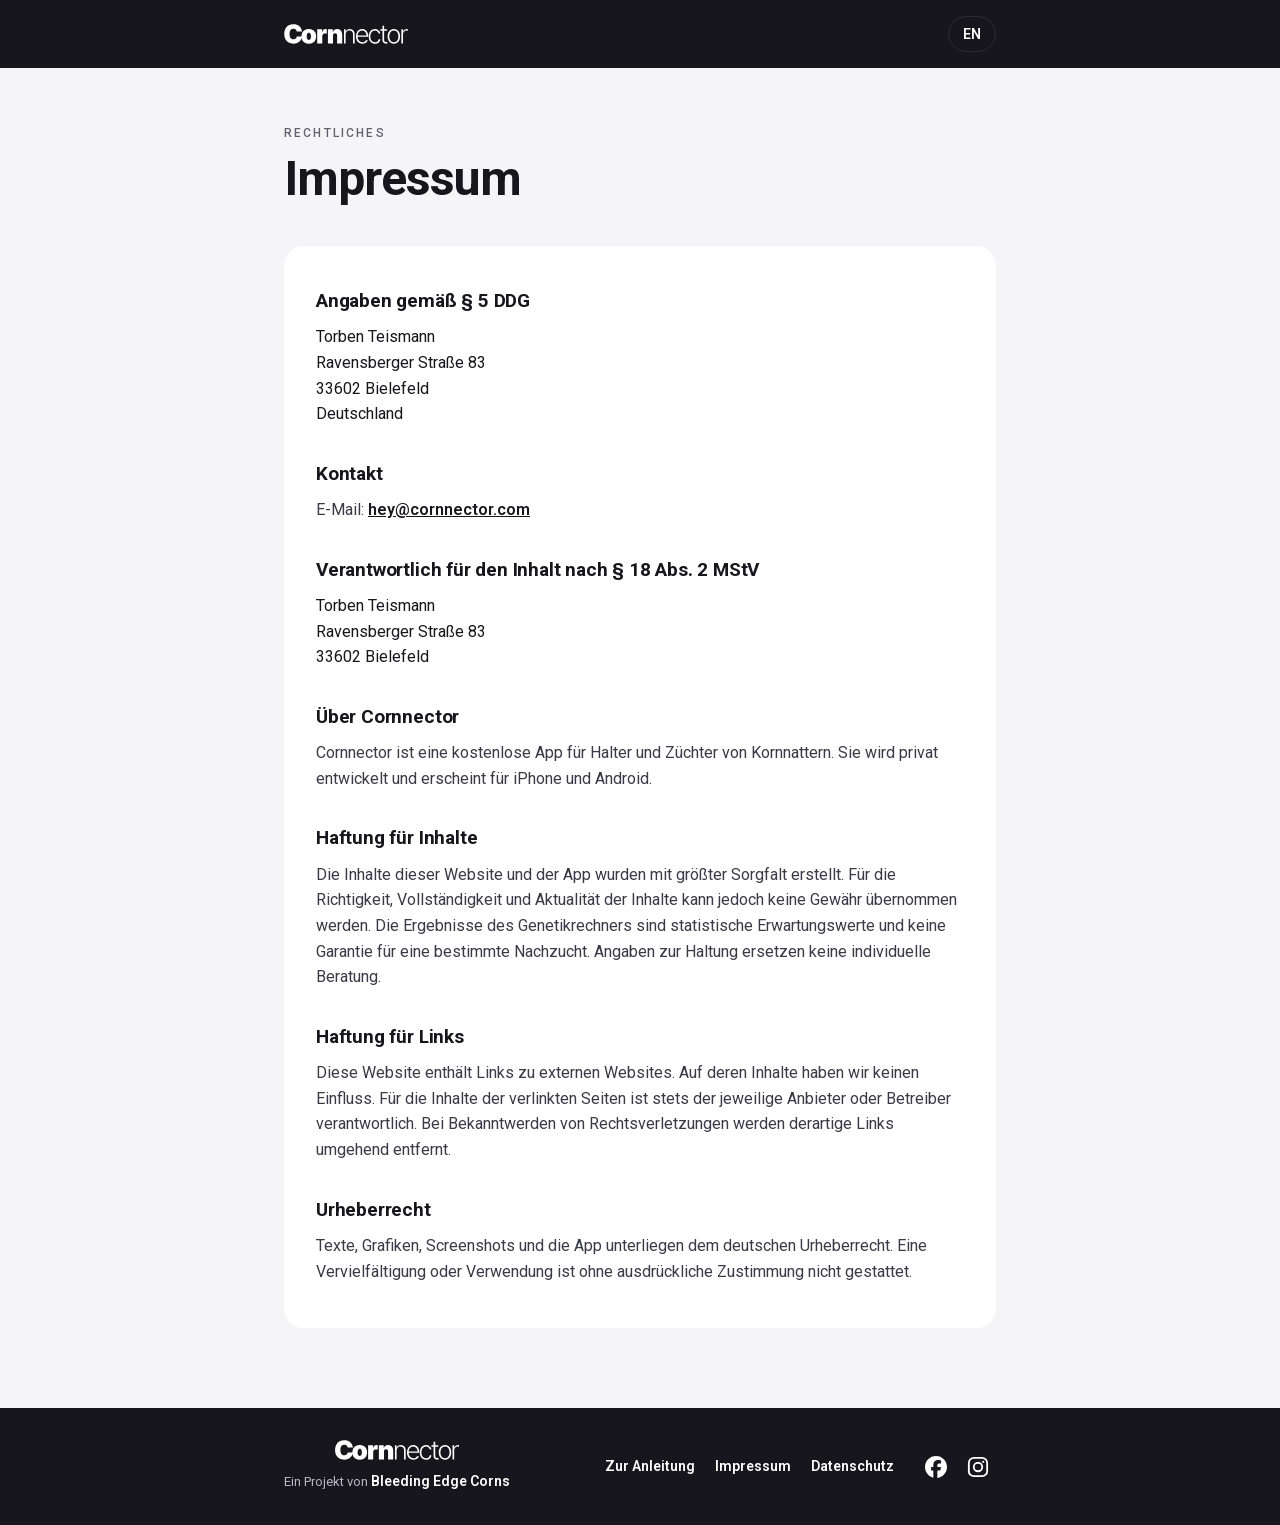
<file: impressum/index.html>
<!DOCTYPE html>
<html lang="de">
<head>
<meta charset="utf-8">
<meta name="viewport" content="width=device-width, initial-scale=1">
<meta name="robots" content="noindex, follow">
<title>Impressum · Cornnector</title>
<style>
@font-face{font-family:'Roboto';font-style:normal;font-weight:100 900;font-display:swap;src:url(../assets/fonts/roboto-latin-ext-0.woff2) format('woff2');unicode-range:U+0100-02BA,U+02BD-02C5,U+02C7-02CC,U+02CE-02D7,U+02DD-02FF,U+1D00-1DBF,U+1E00-1E9F,U+1EF2-1EFF,U+2020,U+20A0-20AB,U+20AD-20C0,U+2113,U+2C60-2C7F,U+A720-A7FF}
@font-face{font-family:'Roboto';font-style:normal;font-weight:100 900;font-display:swap;src:url(../assets/fonts/roboto-latin-1.woff2) format('woff2');unicode-range:U+0000-00FF,U+0131,U+0152-0153,U+02BB-02BC,U+02C6,U+02DA,U+02DC,U+0304,U+0308,U+0329,U+2000-206F,U+20AC,U+2122,U+2191,U+2193,U+2212,U+2215,U+FEFF,U+FFFD}
@font-face{font-family:'Roboto Mono';font-style:normal;font-weight:100 900;font-display:swap;src:url(../assets/fonts/roboto-mono-latin-ext-wght-normal.woff2) format('woff2');unicode-range:U+0100-02BA,U+02BD-02C5,U+02C7-02CC,U+02CE-02D7,U+02DD-02FF,U+1D00-1DBF,U+1E00-1E9F,U+1EF2-1EFF,U+2020,U+20A0-20AB,U+20AD-20C0,U+2113,U+2C60-2C7F,U+A720-A7FF}
@font-face{font-family:'Roboto Mono';font-style:normal;font-weight:100 900;font-display:swap;src:url(../assets/fonts/roboto-mono-latin-wght-normal.woff2) format('woff2');unicode-range:U+0000-00FF,U+0131,U+0152-0153,U+02BB-02BC,U+02C6,U+02DA,U+02DC,U+0304,U+0308,U+0329,U+2000-206F,U+20AC,U+2122,U+2191,U+2193,U+2212,U+2215,U+FEFF,U+FFFD}
:root{--ink:#17161d;--copy:#3a3946;--muted:#63616f;--line:#e5e7eb;--bg:#f5f5f7}
*{box-sizing:border-box}html{-webkit-text-size-adjust:100%}
body{margin:0;background:var(--bg);color:var(--copy);font:16px/1.6 Roboto,-apple-system,BlinkMacSystemFont,"Segoe UI",Helvetica,Arial,sans-serif;-webkit-font-smoothing:antialiased}
::selection{background:var(--ink);color:#fff}
.in{max-width:760px;margin:0 auto;padding:0 24px}
header,footer{background:var(--ink);color:#b9b6c6}
header .in{display:flex;align-items:center;justify-content:space-between;height:68px;gap:16px}
header img,footer img{height:20px;width:auto;display:block}
header a,footer a{color:#fff;text-decoration:none;font-weight:600;font-size:14px}
header a:hover,footer a:hover{text-decoration:underline}
.lang{border:1px solid #2c2a35;border-radius:99px;padding:6px 14px}
main{padding:56px 0 80px}
.eb{font-size:12px;letter-spacing:.18em;text-transform:uppercase;font-weight:500;color:var(--muted);margin:0 0 10px}
h1{font-size:clamp(34px,6vw,48px);line-height:1.1;letter-spacing:-.02em;color:var(--ink);margin:0 0 40px;font-weight:700}
.card{background:#fff;border-radius:20px;padding:8px 32px 32px}
h2{font-size:19px;color:var(--ink);margin:32px 0 8px;font-weight:700;letter-spacing:-.01em}
p{margin:0 0 12px}ul{margin:0 0 12px;padding-left:20px}li{margin:4px 0}
.adr{color:var(--ink)}.note{background:var(--bg);border-radius:12px;padding:12px 16px;margin-top:24px;font-size:14px}
main a{color:var(--ink);font-weight:600}
footer{font-size:14px;padding:32px 0}footer .in{display:flex;justify-content:space-between;align-items:center;gap:16px;flex-wrap:wrap}
footer nav{display:flex;gap:20px;flex-wrap:wrap;align-items:center}footer .socs{display:flex;gap:6px;margin-left:4px}footer a.soc{display:flex;align-items:center;justify-content:center;width:36px;height:36px;margin:-7px 0;border-radius:8px}footer a.soc:hover{opacity:.7}footer a.soc svg{display:block}
.fbrand{display:flex;flex-direction:column;gap:10px}.fbrand span{font-size:13px}
@media(max-width:560px){.card{padding:4px 20px 24px;border-radius:16px}main{padding:40px 0 56px}}
</style>
</head>
<body>
<header><div class="in"><a href="../" aria-label="Cornnector"><img src="[data-uri]" alt="Cornnector"></a><a class="lang" href="../en/imprint/" hreflang="en">EN</a></div></header>
<main><div class="in">
<p class="eb">Rechtliches</p>
<h1>Impressum</h1>
<div class="card">
<h2>Angaben gemäß § 5 DDG</h2>
<p class="adr">Torben Teismann<br>Ravensberger Straße 83<br>33602 Bielefeld<br>Deutschland</p>
<h2>Kontakt</h2>
<p>E-Mail: <a href="mailto:hey@cornnector.com">hey@cornnector.com</a></p>
<h2>Verantwortlich für den Inhalt nach § 18 Abs. 2 MStV</h2>
<p class="adr">Torben Teismann<br>Ravensberger Straße 83<br>33602 Bielefeld</p>
<h2>Über Cornnector</h2>
<p>Cornnector ist eine kostenlose App für Halter und Züchter von Kornnattern. Sie wird privat entwickelt und erscheint für iPhone und Android.</p>
<h2>Haftung für Inhalte</h2>
<p>Die Inhalte dieser Website und der App wurden mit größter Sorgfalt erstellt. Für die Richtigkeit, Vollständigkeit und Aktualität der Inhalte kann jedoch keine Gewähr übernommen werden. Die Ergebnisse des Genetikrechners sind statistische Erwartungswerte und keine Garantie für eine bestimmte Nachzucht. Angaben zur Haltung ersetzen keine individuelle Beratung.</p>
<h2>Haftung für Links</h2>
<p>Diese Website enthält Links zu externen Websites. Auf deren Inhalte haben wir keinen Einfluss. Für die Inhalte der verlinkten Seiten ist stets der jeweilige Anbieter oder Betreiber verantwortlich. Bei Bekanntwerden von Rechtsverletzungen werden derartige Links umgehend entfernt.</p>
<h2>Urheberrecht</h2>
<p>Texte, Grafiken, Screenshots und die App unterliegen dem deutschen Urheberrecht. Eine Vervielfältigung oder Verwendung ist ohne ausdrückliche Zustimmung nicht gestattet.</p>
</div>
</div></main>
<footer><div class="in"><div class="fbrand"><img src="[data-uri]" alt="Cornnector"><span>Ein Projekt von <a href="https://www.bleeding-edge-corns.com/">Bleeding Edge Corns</a></span></div><nav><a href="../">Zur Anleitung</a><a href="../impressum/">Impressum</a><a href="../datenschutz/">Datenschutz</a><span class="socs"><a class="soc" href="https://www.facebook.com/profile.php?id=61596199362945" aria-label="Facebook"><svg viewBox="0 0 24 24" width="22" height="22" fill="#fff" aria-hidden="true"><path d="M9.101 23.691v-7.98H6.627v-3.667h2.474v-1.58c0-4.085 1.848-5.978 5.858-5.978.401 0 .955.042 1.468.103a8.68 8.68 0 0 1 1.141.195v3.325a8.623 8.623 0 0 0-.653-.036 26.805 26.805 0 0 0-.733-.009c-.707 0-1.259.096-1.675.309a1.686 1.686 0 0 0-.679.622c-.258.42-.374.995-.374 1.752v1.297h3.919l-.386 2.103-.287 1.564h-3.246v8.245C19.396 23.238 24 18.179 24 12.044c0-6.627-5.373-12-12-12s-12 5.373-12 12c0 5.628 3.874 10.35 9.101 11.647Z"/></svg></a><a class="soc" href="https://www.instagram.com/corn.nector/" aria-label="Instagram"><svg viewBox="0 0 24 24" width="22" height="22" fill="none" stroke="#fff" stroke-width="2" aria-hidden="true"><rect x="2" y="2" width="20" height="20" rx="5.5"/><circle cx="12" cy="12" r="4.6"/><circle cx="17.7" cy="6.3" r="1.25" fill="#fff" stroke="none"/></svg></a></span></nav></div></footer>
</body>
</html>
</file>
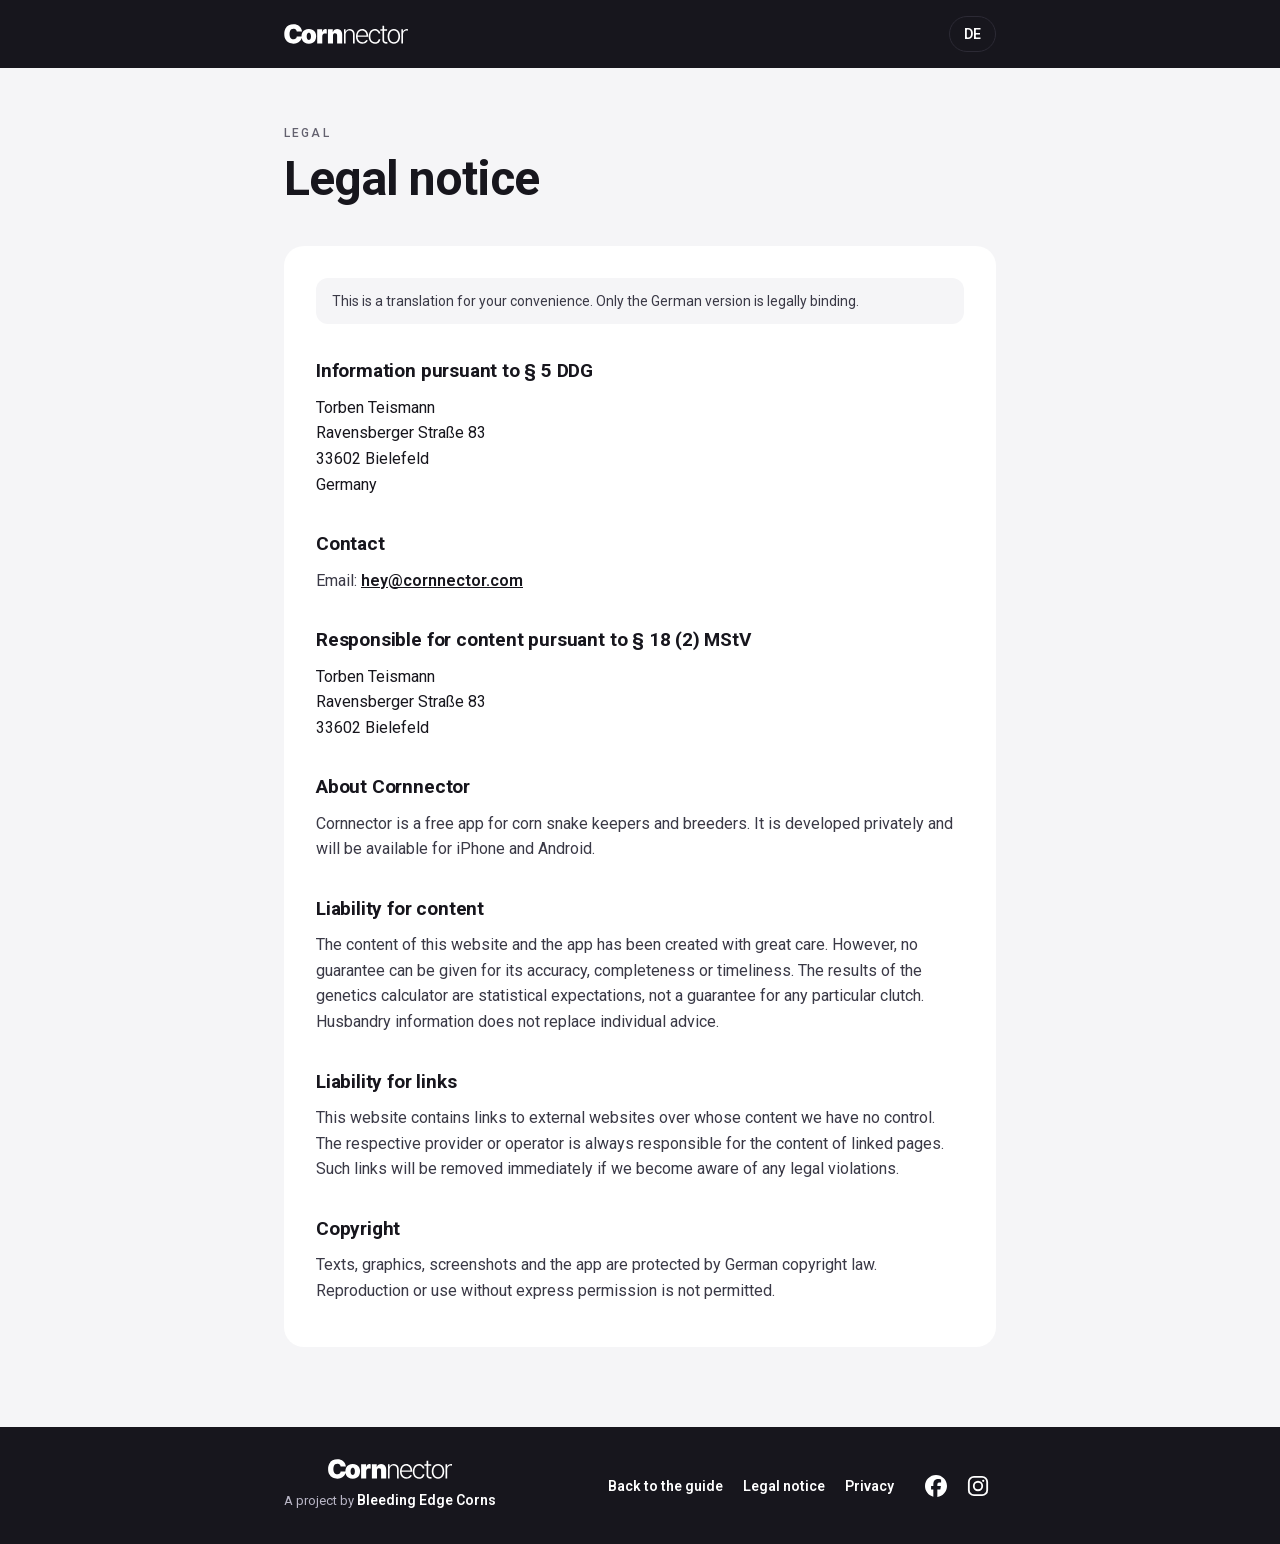
<file: en/imprint/index.html>
<!DOCTYPE html>
<html lang="en">
<head>
<meta charset="utf-8">
<meta name="viewport" content="width=device-width, initial-scale=1">
<meta name="robots" content="noindex, follow">
<title>Legal notice · Cornnector</title>
<style>
@font-face{font-family:'Roboto';font-style:normal;font-weight:100 900;font-display:swap;src:url(../../assets/fonts/roboto-latin-ext-0.woff2) format('woff2');unicode-range:U+0100-02BA,U+02BD-02C5,U+02C7-02CC,U+02CE-02D7,U+02DD-02FF,U+1D00-1DBF,U+1E00-1E9F,U+1EF2-1EFF,U+2020,U+20A0-20AB,U+20AD-20C0,U+2113,U+2C60-2C7F,U+A720-A7FF}
@font-face{font-family:'Roboto';font-style:normal;font-weight:100 900;font-display:swap;src:url(../../assets/fonts/roboto-latin-1.woff2) format('woff2');unicode-range:U+0000-00FF,U+0131,U+0152-0153,U+02BB-02BC,U+02C6,U+02DA,U+02DC,U+0304,U+0308,U+0329,U+2000-206F,U+20AC,U+2122,U+2191,U+2193,U+2212,U+2215,U+FEFF,U+FFFD}
@font-face{font-family:'Roboto Mono';font-style:normal;font-weight:100 900;font-display:swap;src:url(../../assets/fonts/roboto-mono-latin-ext-wght-normal.woff2) format('woff2');unicode-range:U+0100-02BA,U+02BD-02C5,U+02C7-02CC,U+02CE-02D7,U+02DD-02FF,U+1D00-1DBF,U+1E00-1E9F,U+1EF2-1EFF,U+2020,U+20A0-20AB,U+20AD-20C0,U+2113,U+2C60-2C7F,U+A720-A7FF}
@font-face{font-family:'Roboto Mono';font-style:normal;font-weight:100 900;font-display:swap;src:url(../../assets/fonts/roboto-mono-latin-wght-normal.woff2) format('woff2');unicode-range:U+0000-00FF,U+0131,U+0152-0153,U+02BB-02BC,U+02C6,U+02DA,U+02DC,U+0304,U+0308,U+0329,U+2000-206F,U+20AC,U+2122,U+2191,U+2193,U+2212,U+2215,U+FEFF,U+FFFD}
:root{--ink:#17161d;--copy:#3a3946;--muted:#63616f;--line:#e5e7eb;--bg:#f5f5f7}
*{box-sizing:border-box}html{-webkit-text-size-adjust:100%}
body{margin:0;background:var(--bg);color:var(--copy);font:16px/1.6 Roboto,-apple-system,BlinkMacSystemFont,"Segoe UI",Helvetica,Arial,sans-serif;-webkit-font-smoothing:antialiased}
::selection{background:var(--ink);color:#fff}
.in{max-width:760px;margin:0 auto;padding:0 24px}
header,footer{background:var(--ink);color:#b9b6c6}
header .in{display:flex;align-items:center;justify-content:space-between;height:68px;gap:16px}
header img,footer img{height:20px;width:auto;display:block}
header a,footer a{color:#fff;text-decoration:none;font-weight:600;font-size:14px}
header a:hover,footer a:hover{text-decoration:underline}
.lang{border:1px solid #2c2a35;border-radius:99px;padding:6px 14px}
main{padding:56px 0 80px}
.eb{font-size:12px;letter-spacing:.18em;text-transform:uppercase;font-weight:500;color:var(--muted);margin:0 0 10px}
h1{font-size:clamp(34px,6vw,48px);line-height:1.1;letter-spacing:-.02em;color:var(--ink);margin:0 0 40px;font-weight:700}
.card{background:#fff;border-radius:20px;padding:8px 32px 32px}
h2{font-size:19px;color:var(--ink);margin:32px 0 8px;font-weight:700;letter-spacing:-.01em}
p{margin:0 0 12px}ul{margin:0 0 12px;padding-left:20px}li{margin:4px 0}
.adr{color:var(--ink)}.note{background:var(--bg);border-radius:12px;padding:12px 16px;margin-top:24px;font-size:14px}
main a{color:var(--ink);font-weight:600}
footer{font-size:14px;padding:32px 0}footer .in{display:flex;justify-content:space-between;align-items:center;gap:16px;flex-wrap:wrap}
footer nav{display:flex;gap:20px;flex-wrap:wrap;align-items:center}footer .socs{display:flex;gap:6px;margin-left:4px}footer a.soc{display:flex;align-items:center;justify-content:center;width:36px;height:36px;margin:-7px 0;border-radius:8px}footer a.soc:hover{opacity:.7}footer a.soc svg{display:block}
.fbrand{display:flex;flex-direction:column;gap:10px}.fbrand span{font-size:13px}
@media(max-width:560px){.card{padding:4px 20px 24px;border-radius:16px}main{padding:40px 0 56px}}
</style>
</head>
<body>
<header><div class="in"><a href="../../en/" aria-label="Cornnector"><img src="[data-uri]" alt="Cornnector"></a><a class="lang" href="../../impressum/" hreflang="de">DE</a></div></header>
<main><div class="in">
<p class="eb">Legal</p>
<h1>Legal notice</h1>
<div class="card">
<p class="note">This is a translation for your convenience. Only the German version is legally binding.</p>
<h2>Information pursuant to § 5 DDG</h2>
<p class="adr">Torben Teismann<br>Ravensberger Straße 83<br>33602 Bielefeld<br>Germany</p>
<h2>Contact</h2>
<p>Email: <a href="mailto:hey@cornnector.com">hey@cornnector.com</a></p>
<h2>Responsible for content pursuant to § 18 (2) MStV</h2>
<p class="adr">Torben Teismann<br>Ravensberger Straße 83<br>33602 Bielefeld</p>
<h2>About Cornnector</h2>
<p>Cornnector is a free app for corn snake keepers and breeders. It is developed privately and will be available for iPhone and Android.</p>
<h2>Liability for content</h2>
<p>The content of this website and the app has been created with great care. However, no guarantee can be given for its accuracy, completeness or timeliness. The results of the genetics calculator are statistical expectations, not a guarantee for any particular clutch. Husbandry information does not replace individual advice.</p>
<h2>Liability for links</h2>
<p>This website contains links to external websites over whose content we have no control. The respective provider or operator is always responsible for the content of linked pages. Such links will be removed immediately if we become aware of any legal violations.</p>
<h2>Copyright</h2>
<p>Texts, graphics, screenshots and the app are protected by German copyright law. Reproduction or use without express permission is not permitted.</p>
</div>
</div></main>
<footer><div class="in"><div class="fbrand"><img src="[data-uri]" alt="Cornnector"><span>A project by <a href="https://www.bleeding-edge-corns.com/en/">Bleeding Edge Corns</a></span></div><nav><a href="../../en/">Back to the guide</a><a href="../../en/imprint/">Legal notice</a><a href="../../en/privacy/">Privacy</a><span class="socs"><a class="soc" href="https://www.facebook.com/profile.php?id=61596199362945" aria-label="Facebook"><svg viewBox="0 0 24 24" width="22" height="22" fill="#fff" aria-hidden="true"><path d="M9.101 23.691v-7.98H6.627v-3.667h2.474v-1.58c0-4.085 1.848-5.978 5.858-5.978.401 0 .955.042 1.468.103a8.68 8.68 0 0 1 1.141.195v3.325a8.623 8.623 0 0 0-.653-.036 26.805 26.805 0 0 0-.733-.009c-.707 0-1.259.096-1.675.309a1.686 1.686 0 0 0-.679.622c-.258.42-.374.995-.374 1.752v1.297h3.919l-.386 2.103-.287 1.564h-3.246v8.245C19.396 23.238 24 18.179 24 12.044c0-6.627-5.373-12-12-12s-12 5.373-12 12c0 5.628 3.874 10.35 9.101 11.647Z"/></svg></a><a class="soc" href="https://www.instagram.com/corn.nector/" aria-label="Instagram"><svg viewBox="0 0 24 24" width="22" height="22" fill="none" stroke="#fff" stroke-width="2" aria-hidden="true"><rect x="2" y="2" width="20" height="20" rx="5.5"/><circle cx="12" cy="12" r="4.6"/><circle cx="17.7" cy="6.3" r="1.25" fill="#fff" stroke="none"/></svg></a></span></nav></div></footer>
</body>
</html>
</file>
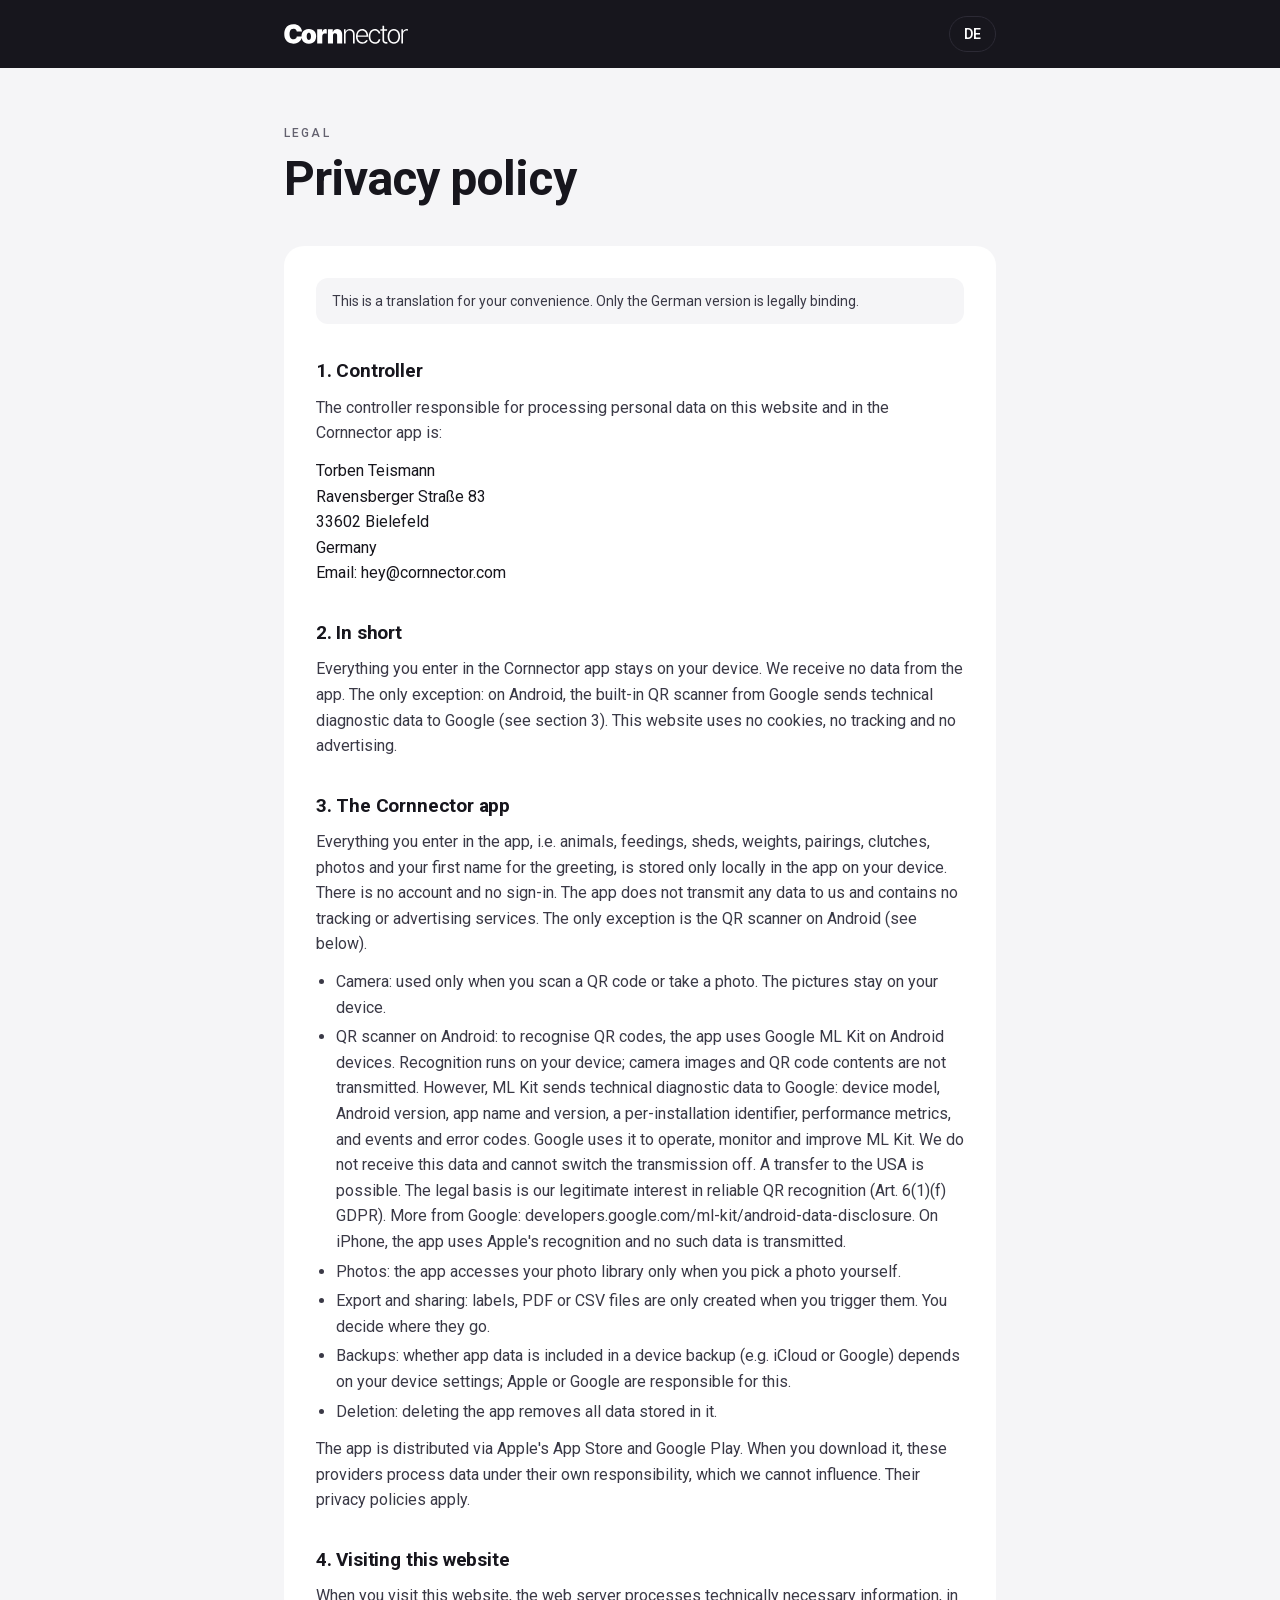
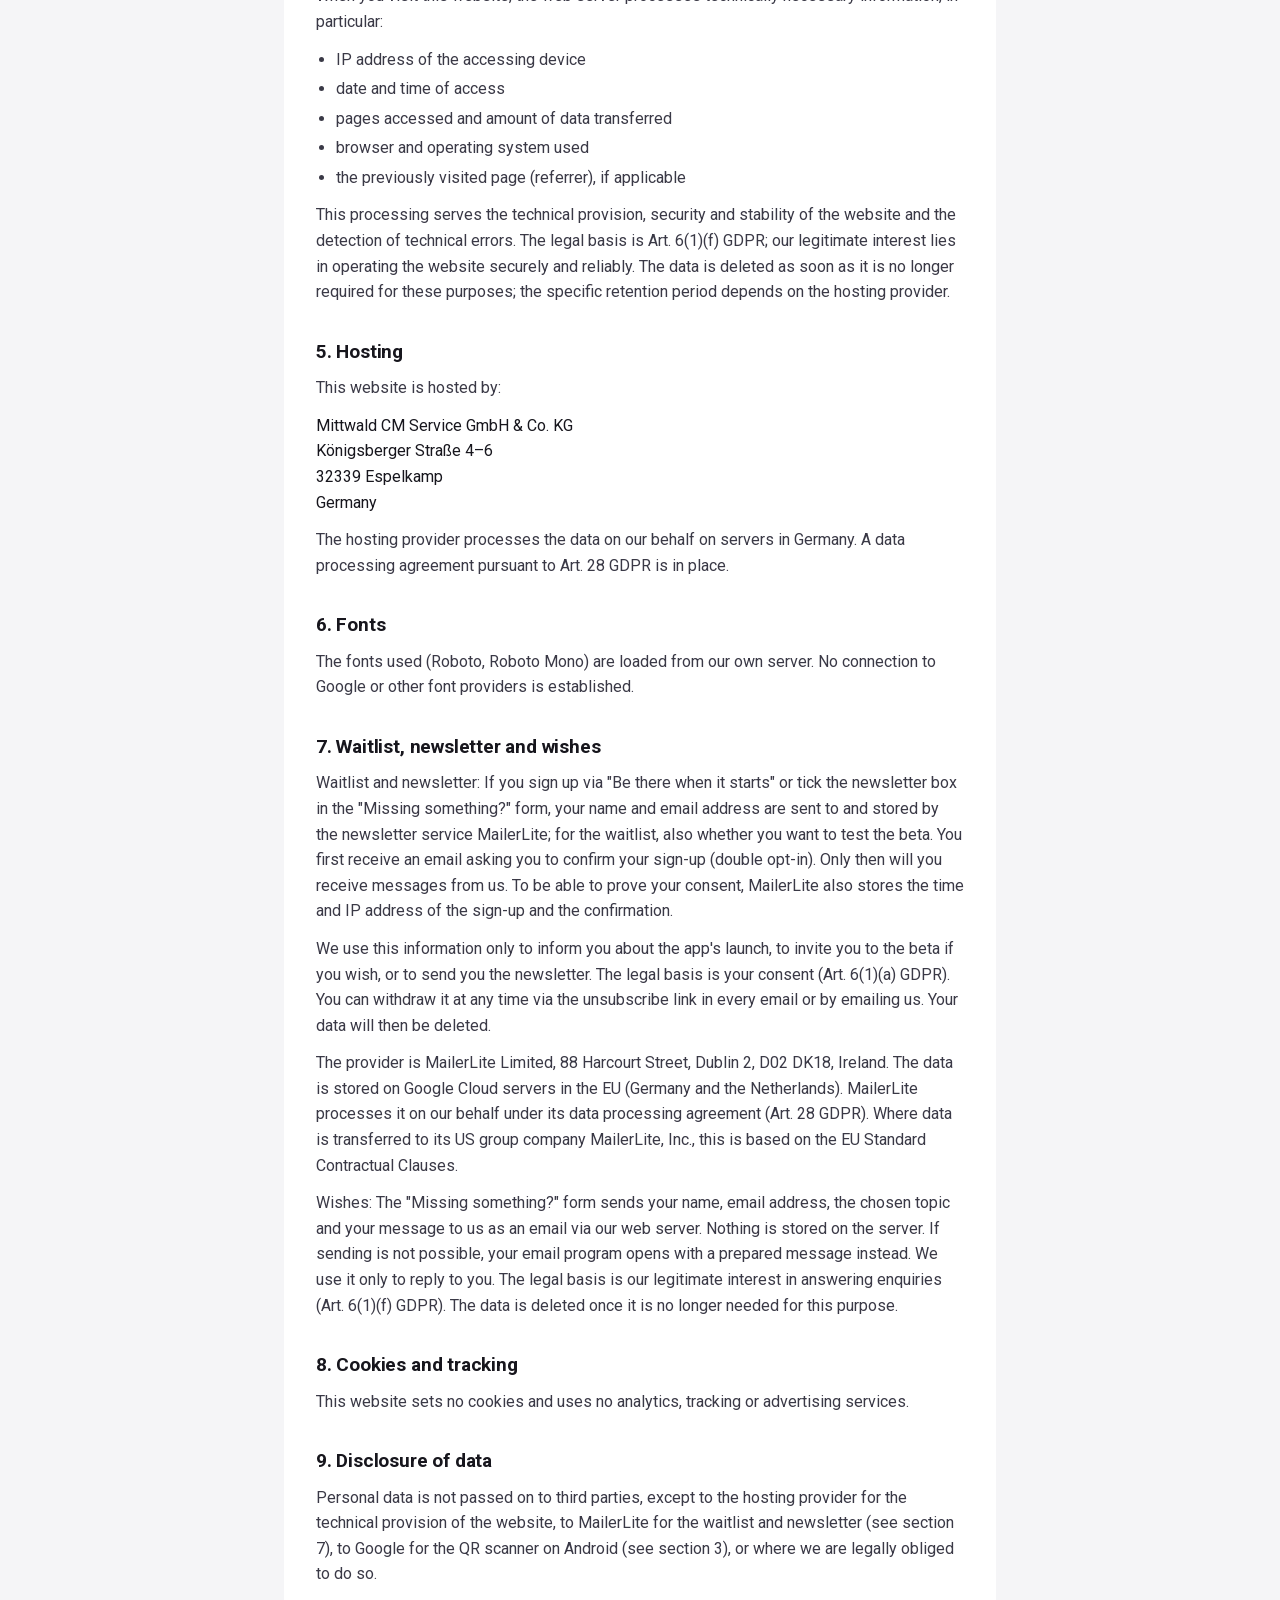
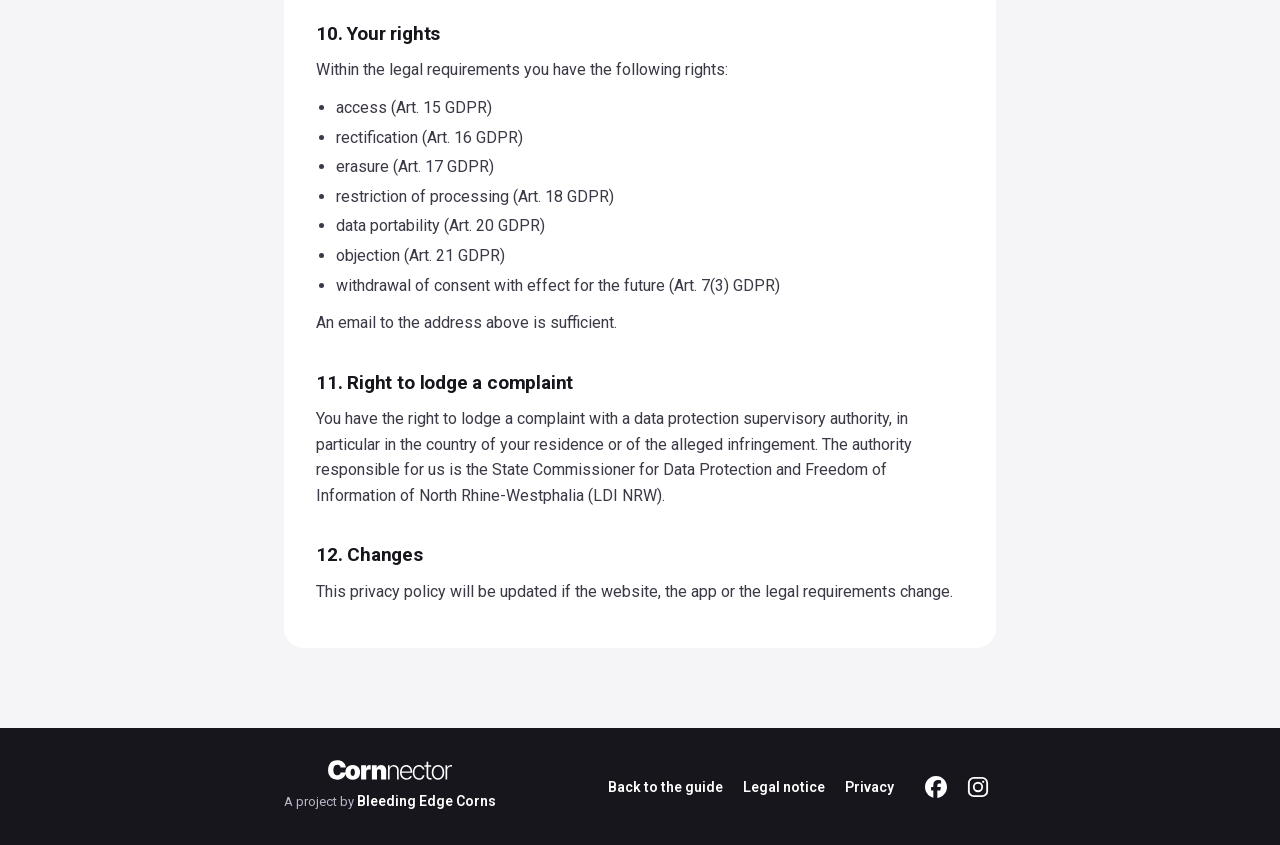
<file: en/privacy/index.html>
<!DOCTYPE html>
<html lang="en">
<head>
<meta charset="utf-8">
<meta name="viewport" content="width=device-width, initial-scale=1">
<meta name="robots" content="noindex, follow">
<title>Privacy policy · Cornnector</title>
<style>
@font-face{font-family:'Roboto';font-style:normal;font-weight:100 900;font-display:swap;src:url(../../assets/fonts/roboto-latin-ext-0.woff2) format('woff2');unicode-range:U+0100-02BA,U+02BD-02C5,U+02C7-02CC,U+02CE-02D7,U+02DD-02FF,U+1D00-1DBF,U+1E00-1E9F,U+1EF2-1EFF,U+2020,U+20A0-20AB,U+20AD-20C0,U+2113,U+2C60-2C7F,U+A720-A7FF}
@font-face{font-family:'Roboto';font-style:normal;font-weight:100 900;font-display:swap;src:url(../../assets/fonts/roboto-latin-1.woff2) format('woff2');unicode-range:U+0000-00FF,U+0131,U+0152-0153,U+02BB-02BC,U+02C6,U+02DA,U+02DC,U+0304,U+0308,U+0329,U+2000-206F,U+20AC,U+2122,U+2191,U+2193,U+2212,U+2215,U+FEFF,U+FFFD}
@font-face{font-family:'Roboto Mono';font-style:normal;font-weight:100 900;font-display:swap;src:url(../../assets/fonts/roboto-mono-latin-ext-wght-normal.woff2) format('woff2');unicode-range:U+0100-02BA,U+02BD-02C5,U+02C7-02CC,U+02CE-02D7,U+02DD-02FF,U+1D00-1DBF,U+1E00-1E9F,U+1EF2-1EFF,U+2020,U+20A0-20AB,U+20AD-20C0,U+2113,U+2C60-2C7F,U+A720-A7FF}
@font-face{font-family:'Roboto Mono';font-style:normal;font-weight:100 900;font-display:swap;src:url(../../assets/fonts/roboto-mono-latin-wght-normal.woff2) format('woff2');unicode-range:U+0000-00FF,U+0131,U+0152-0153,U+02BB-02BC,U+02C6,U+02DA,U+02DC,U+0304,U+0308,U+0329,U+2000-206F,U+20AC,U+2122,U+2191,U+2193,U+2212,U+2215,U+FEFF,U+FFFD}
:root{--ink:#17161d;--copy:#3a3946;--muted:#63616f;--line:#e5e7eb;--bg:#f5f5f7}
*{box-sizing:border-box}html{-webkit-text-size-adjust:100%}
body{margin:0;background:var(--bg);color:var(--copy);font:16px/1.6 Roboto,-apple-system,BlinkMacSystemFont,"Segoe UI",Helvetica,Arial,sans-serif;-webkit-font-smoothing:antialiased}
::selection{background:var(--ink);color:#fff}
.in{max-width:760px;margin:0 auto;padding:0 24px}
header,footer{background:var(--ink);color:#b9b6c6}
header .in{display:flex;align-items:center;justify-content:space-between;height:68px;gap:16px}
header img,footer img{height:20px;width:auto;display:block}
header a,footer a{color:#fff;text-decoration:none;font-weight:600;font-size:14px}
header a:hover,footer a:hover{text-decoration:underline}
.lang{border:1px solid #2c2a35;border-radius:99px;padding:6px 14px}
main{padding:56px 0 80px}
.eb{font-size:12px;letter-spacing:.18em;text-transform:uppercase;font-weight:500;color:var(--muted);margin:0 0 10px}
h1{font-size:clamp(34px,6vw,48px);line-height:1.1;letter-spacing:-.02em;color:var(--ink);margin:0 0 40px;font-weight:700}
.card{background:#fff;border-radius:20px;padding:8px 32px 32px}
h2{font-size:19px;color:var(--ink);margin:32px 0 8px;font-weight:700;letter-spacing:-.01em}
p{margin:0 0 12px}ul{margin:0 0 12px;padding-left:20px}li{margin:4px 0}
.adr{color:var(--ink)}.note{background:var(--bg);border-radius:12px;padding:12px 16px;margin-top:24px;font-size:14px}
main a{color:var(--ink);font-weight:600}
footer{font-size:14px;padding:32px 0}footer .in{display:flex;justify-content:space-between;align-items:center;gap:16px;flex-wrap:wrap}
footer nav{display:flex;gap:20px;flex-wrap:wrap;align-items:center}footer .socs{display:flex;gap:6px;margin-left:4px}footer a.soc{display:flex;align-items:center;justify-content:center;width:36px;height:36px;margin:-7px 0;border-radius:8px}footer a.soc:hover{opacity:.7}footer a.soc svg{display:block}
.fbrand{display:flex;flex-direction:column;gap:10px}.fbrand span{font-size:13px}
@media(max-width:560px){.card{padding:4px 20px 24px;border-radius:16px}main{padding:40px 0 56px}}
</style>
</head>
<body>
<header><div class="in"><a href="../../en/" aria-label="Cornnector"><img src="[data-uri]" alt="Cornnector"></a><a class="lang" href="../../datenschutz/" hreflang="de">DE</a></div></header>
<main><div class="in">
<p class="eb">Legal</p>
<h1>Privacy policy</h1>
<div class="card">
<p class="note">This is a translation for your convenience. Only the German version is legally binding.</p>
<h2>1. Controller</h2>
<p>The controller responsible for processing personal data on this website and in the Cornnector app is:</p>
<p class="adr">Torben Teismann<br>Ravensberger Straße 83<br>33602 Bielefeld<br>Germany<br>Email: hey@cornnector.com</p>
<h2>2. In short</h2>
<p>Everything you enter in the Cornnector app stays on your device. We receive no data from the app. The only exception: on Android, the built-in QR scanner from Google sends technical diagnostic data to Google (see section 3). This website uses no cookies, no tracking and no advertising.</p>
<h2>3. The Cornnector app</h2>
<p>Everything you enter in the app, i.e. animals, feedings, sheds, weights, pairings, clutches, photos and your first name for the greeting, is stored only locally in the app on your device. There is no account and no sign-in. The app does not transmit any data to us and contains no tracking or advertising services. The only exception is the QR scanner on Android (see below).</p>
<ul><li>Camera: used only when you scan a QR code or take a photo. The pictures stay on your device.</li><li>QR scanner on Android: to recognise QR codes, the app uses Google ML Kit on Android devices. Recognition runs on your device; camera images and QR code contents are not transmitted. However, ML Kit sends technical diagnostic data to Google: device model, Android version, app name and version, a per-installation identifier, performance metrics, and events and error codes. Google uses it to operate, monitor and improve ML Kit. We do not receive this data and cannot switch the transmission off. A transfer to the USA is possible. The legal basis is our legitimate interest in reliable QR recognition (Art. 6(1)(f) GDPR). More from Google: developers.google.com/ml-kit/android-data-disclosure. On iPhone, the app uses Apple&#x27;s recognition and no such data is transmitted.</li><li>Photos: the app accesses your photo library only when you pick a photo yourself.</li><li>Export and sharing: labels, PDF or CSV files are only created when you trigger them. You decide where they go.</li><li>Backups: whether app data is included in a device backup (e.g. iCloud or Google) depends on your device settings; Apple or Google are responsible for this.</li><li>Deletion: deleting the app removes all data stored in it.</li></ul>
<p>The app is distributed via Apple&#x27;s App Store and Google Play. When you download it, these providers process data under their own responsibility, which we cannot influence. Their privacy policies apply.</p>
<h2>4. Visiting this website</h2>
<p>When you visit this website, the web server processes technically necessary information, in particular:</p>
<ul><li>IP address of the accessing device</li><li>date and time of access</li><li>pages accessed and amount of data transferred</li><li>browser and operating system used</li><li>the previously visited page (referrer), if applicable</li></ul>
<p>This processing serves the technical provision, security and stability of the website and the detection of technical errors. The legal basis is Art. 6(1)(f) GDPR; our legitimate interest lies in operating the website securely and reliably. The data is deleted as soon as it is no longer required for these purposes; the specific retention period depends on the hosting provider.</p>
<h2>5. Hosting</h2>
<p>This website is hosted by:</p>
<p class="adr">Mittwald CM Service GmbH &amp; Co. KG<br>Königsberger Straße 4–6<br>32339 Espelkamp<br>Germany</p>
<p>The hosting provider processes the data on our behalf on servers in Germany. A data processing agreement pursuant to Art. 28 GDPR is in place.</p>
<h2>6. Fonts</h2>
<p>The fonts used (Roboto, Roboto Mono) are loaded from our own server. No connection to Google or other font providers is established.</p>
<h2>7. Waitlist, newsletter and wishes</h2>
<p>Waitlist and newsletter: If you sign up via &quot;Be there when it starts&quot; or tick the newsletter box in the &quot;Missing something?&quot; form, your name and email address are sent to and stored by the newsletter service MailerLite; for the waitlist, also whether you want to test the beta. You first receive an email asking you to confirm your sign-up (double opt-in). Only then will you receive messages from us. To be able to prove your consent, MailerLite also stores the time and IP address of the sign-up and the confirmation.</p>
<p>We use this information only to inform you about the app&#x27;s launch, to invite you to the beta if you wish, or to send you the newsletter. The legal basis is your consent (Art. 6(1)(a) GDPR). You can withdraw it at any time via the unsubscribe link in every email or by emailing us. Your data will then be deleted.</p>
<p>The provider is MailerLite Limited, 88 Harcourt Street, Dublin 2, D02 DK18, Ireland. The data is stored on Google Cloud servers in the EU (Germany and the Netherlands). MailerLite processes it on our behalf under its data processing agreement (Art. 28 GDPR). Where data is transferred to its US group company MailerLite, Inc., this is based on the EU Standard Contractual Clauses.</p>
<p>Wishes: The &quot;Missing something?&quot; form sends your name, email address, the chosen topic and your message to us as an email via our web server. Nothing is stored on the server. If sending is not possible, your email program opens with a prepared message instead. We use it only to reply to you. The legal basis is our legitimate interest in answering enquiries (Art. 6(1)(f) GDPR). The data is deleted once it is no longer needed for this purpose.</p>
<h2>8. Cookies and tracking</h2>
<p>This website sets no cookies and uses no analytics, tracking or advertising services.</p>
<h2>9. Disclosure of data</h2>
<p>Personal data is not passed on to third parties, except to the hosting provider for the technical provision of the website, to MailerLite for the waitlist and newsletter (see section 7), to Google for the QR scanner on Android (see section 3), or where we are legally obliged to do so.</p>
<h2>10. Your rights</h2>
<p>Within the legal requirements you have the following rights:</p>
<ul><li>access (Art. 15 GDPR)</li><li>rectification (Art. 16 GDPR)</li><li>erasure (Art. 17 GDPR)</li><li>restriction of processing (Art. 18 GDPR)</li><li>data portability (Art. 20 GDPR)</li><li>objection (Art. 21 GDPR)</li><li>withdrawal of consent with effect for the future (Art. 7(3) GDPR)</li></ul>
<p>An email to the address above is sufficient.</p>
<h2>11. Right to lodge a complaint</h2>
<p>You have the right to lodge a complaint with a data protection supervisory authority, in particular in the country of your residence or of the alleged infringement. The authority responsible for us is the State Commissioner for Data Protection and Freedom of Information of North Rhine-Westphalia (LDI NRW).</p>
<h2>12. Changes</h2>
<p>This privacy policy will be updated if the website, the app or the legal requirements change.</p>
</div>
</div></main>
<footer><div class="in"><div class="fbrand"><img src="[data-uri]" alt="Cornnector"><span>A project by <a href="https://www.bleeding-edge-corns.com/en/">Bleeding Edge Corns</a></span></div><nav><a href="../../en/">Back to the guide</a><a href="../../en/imprint/">Legal notice</a><a href="../../en/privacy/">Privacy</a><span class="socs"><a class="soc" href="https://www.facebook.com/profile.php?id=61596199362945" aria-label="Facebook"><svg viewBox="0 0 24 24" width="22" height="22" fill="#fff" aria-hidden="true"><path d="M9.101 23.691v-7.98H6.627v-3.667h2.474v-1.58c0-4.085 1.848-5.978 5.858-5.978.401 0 .955.042 1.468.103a8.68 8.68 0 0 1 1.141.195v3.325a8.623 8.623 0 0 0-.653-.036 26.805 26.805 0 0 0-.733-.009c-.707 0-1.259.096-1.675.309a1.686 1.686 0 0 0-.679.622c-.258.42-.374.995-.374 1.752v1.297h3.919l-.386 2.103-.287 1.564h-3.246v8.245C19.396 23.238 24 18.179 24 12.044c0-6.627-5.373-12-12-12s-12 5.373-12 12c0 5.628 3.874 10.35 9.101 11.647Z"/></svg></a><a class="soc" href="https://www.instagram.com/corn.nector/" aria-label="Instagram"><svg viewBox="0 0 24 24" width="22" height="22" fill="none" stroke="#fff" stroke-width="2" aria-hidden="true"><rect x="2" y="2" width="20" height="20" rx="5.5"/><circle cx="12" cy="12" r="4.6"/><circle cx="17.7" cy="6.3" r="1.25" fill="#fff" stroke="none"/></svg></a></span></nav></div></footer>
</body>
</html>
</file>
<file: assets/fonts.css>
@font-face{font-family:'Roboto';font-style:normal;font-weight:100 900;font-display:swap;src:url(fonts/roboto-latin-ext-0.woff2) format('woff2');unicode-range:U+0100-02BA,U+02BD-02C5,U+02C7-02CC,U+02CE-02D7,U+02DD-02FF,U+1D00-1DBF,U+1E00-1E9F,U+1EF2-1EFF,U+2020,U+20A0-20AB,U+20AD-20C0,U+2113,U+2C60-2C7F,U+A720-A7FF}
@font-face{font-family:'Roboto';font-style:normal;font-weight:100 900;font-display:swap;src:url(fonts/roboto-latin-1.woff2) format('woff2');unicode-range:U+0000-00FF,U+0131,U+0152-0153,U+02BB-02BC,U+02C6,U+02DA,U+02DC,U+0304,U+0308,U+0329,U+2000-206F,U+20AC,U+2122,U+2191,U+2193,U+2212,U+2215,U+FEFF,U+FFFD}
@font-face{font-family:'Roboto Mono';font-style:normal;font-weight:100 900;font-display:swap;src:url(fonts/roboto-mono-latin-ext-wght-normal.woff2) format('woff2');unicode-range:U+0100-02BA,U+02BD-02C5,U+02C7-02CC,U+02CE-02D7,U+02DD-02FF,U+1D00-1DBF,U+1E00-1E9F,U+1EF2-1EFF,U+2020,U+20A0-20AB,U+20AD-20C0,U+2113,U+2C60-2C7F,U+A720-A7FF}
@font-face{font-family:'Roboto Mono';font-style:normal;font-weight:100 900;font-display:swap;src:url(fonts/roboto-mono-latin-wght-normal.woff2) format('woff2');unicode-range:U+0000-00FF,U+0131,U+0152-0153,U+02BB-02BC,U+02C6,U+02DA,U+02DC,U+0304,U+0308,U+0329,U+2000-206F,U+20AC,U+2122,U+2191,U+2193,U+2212,U+2215,U+FEFF,U+FFFD}
</file>
<file: assets/cornnector.css>
/* Layout: breite Produktseite (max. 1180 px) wie KaaChink/bleeding-edge-corns – sticky Navigation, wechselnde Abschnitte: Split Text/Mockup, Vollflächen-Band, Karten-Raster, FAQ. Mockups sind echte UI-Ausschnitte der App in HTML. */
:root{--gut:clamp(24px,5vw,56px);
  --ink:#17161d; --ink-2:#24222e; --ink-3:#2c2a35; --ink-copy:#b9b6c6;
  --bg:#ffffff; --bg-soft:#f5f5f7; --surface:#ffffff; --line:#e5e7eb; --chip:#efeff3; --studio:#c3c8ce; --studio-soft:#dfe2e6;
  --copy:#2b2a33; --muted:#63616f; --head:#17161d;
  --ok:#4b9b5c; --ok-soft:#e5f1e8; --due:#e9a73a; --due-soft:#fbf0dc; --due-ink:#D79729; --late:#c24b45; --late-soft:#f7e4e3; --shed:#4467a8; --shed-soft:#e7ebf3;
  --ff:Roboto,-apple-system,BlinkMacSystemFont,"Segoe UI",Helvetica,Arial,sans-serif;
  --mono:"Roboto Mono","SF Mono",ui-monospace,Menlo,monospace;
  --shadow:0 30px 70px rgba(23,22,29,.18);
}
@media (prefers-color-scheme: dark){:root:not([data-theme="light"]){--bg:#121117;--bg-soft:#17161d;--surface:#1c1b22;--line:#2c2a35;--chip:#26242e;--copy:#e6e4ee;--muted:#9a97a8;--head:#f4f3f8;--studio:#2c2a35;--studio-soft:#24222e;--ok-soft:#1b2a1f;--due-soft:#33270f;--late-soft:#331b1a;--shed-soft:#1d2533;--shadow:0 30px 70px rgba(0,0,0,.5);color-scheme:dark}}
:root[data-theme="dark"]{--bg:#121117;--bg-soft:#17161d;--surface:#1c1b22;--line:#2c2a35;--chip:#26242e;--copy:#e6e4ee;--muted:#9a97a8;--head:#f4f3f8;--studio:#2c2a35;--studio-soft:#24222e;--ok-soft:#1b2a1f;--due-soft:#33270f;--late-soft:#331b1a;--shed-soft:#1d2533;--shadow:0 30px 70px rgba(0,0,0,.5);color-scheme:dark}
*{box-sizing:border-box}
html{scroll-behavior:smooth;scroll-padding-top:76px}
body{margin:0;background:var(--bg);color:var(--copy);font:400 17px/1.65 var(--ff);-webkit-font-smoothing:antialiased}
.in{max-width:calc(1140px + 2*var(--gut));margin:0 auto;padding-left:max(var(--gut),env(safe-area-inset-left,0px));padding-right:max(var(--gut),env(safe-area-inset-right,0px))}
h1,h2,h3{color:var(--head);margin:0;text-wrap:balance}
h2{font-size:clamp(32px,5vw,54px);font-weight:700;letter-spacing:-1.6px;line-height:1.04}
h2 span{font-weight:300}
h3{font-size:20px;font-weight:700;letter-spacing:-.3px;line-height:1.25}
p{margin:0 0 14px}
.lead{font-size:clamp(18px,2vw,21px);line-height:1.6;color:var(--muted);max-width:56ch;margin-top:22px}
.eyebrow{font-size:12px;font-weight:700;letter-spacing:.2em;text-transform:uppercase;color:var(--muted);margin-bottom:16px}
.mono{font-family:var(--mono)}
section{padding-block:clamp(72px,10vw,128px)}

/* Navigation */
.nav{position:sticky;top:0;z-index:50;background:var(--ink);color:#fff}
.skip{position:absolute;left:16px;top:-80px;z-index:100;background:#fff;color:var(--ink);font-weight:700;padding:12px 18px;border-radius:12px;text-decoration:none}.skip:focus{top:12px}
main:focus{outline:none}
.nav .in{display:flex;align-items:center;gap:24px;height:64px}
.logo{font-weight:900;font-size:21px;letter-spacing:-.5px;color:#fff;text-decoration:none}
.links{display:flex;gap:4px;margin-left:auto}
.links > a{white-space:nowrap;color:#a9a6b6;text-decoration:none;font-size:15px;padding:8px 10px;transition:color .15s}
.links > a:hover,.links > a.on{color:#fff}
.links > a.on{font-weight:600}
.mclose,.mpromo,.mscrim{display:none}
.hero .wl-m{display:none}.nav .cta{background:#fff;color:var(--ink);font-weight:700;font-size:14px;padding:10px 16px;border-radius:12px;text-decoration:none;white-space:nowrap}
.lang{display:inline-flex;align-items:center;padding:3px;border-radius:999px;background:#2c2a35;font-size:12px;font-weight:700;letter-spacing:.06em}
.lang a{color:#a9a6b6;text-decoration:none;padding:6px 11px;border-radius:999px;line-height:1;transition:background .15s,color .15s}
.lang a:hover{color:#fff}.lang a[aria-current]{background:#fff;color:var(--ink)}
.lang span{display:none}
.lang a:focus-visible{outline:2px solid #fff;outline-offset:2px}
.hero .free{margin:14px 0 0;font-size:clamp(18px,2vw,21px);font-weight:700;color:#fff}
.burger{display:none;margin-left:auto;background:none;border:0;color:#fff;width:44px;height:44px;padding:0;cursor:pointer;place-items:center}
.burger svg{width:24px;height:24px}
@media (max-width:980px){
  .links{display:flex;position:fixed;top:0;right:0;bottom:0;width:min(86vw,380px);margin:0;background:var(--bg);flex-direction:column;gap:0;padding:84px 28px calc(28px + env(safe-area-inset-bottom,0px));overflow-y:auto;z-index:60;box-shadow:-20px 0 60px rgba(23,22,29,.25);transform:translateX(100%);visibility:hidden;transition:transform .35s cubic-bezier(.2,.8,.2,1),visibility 0s .35s}
  .links.open{transform:none;visibility:visible;transition:transform .35s cubic-bezier(.2,.8,.2,1)}
  .links > a{display:flex;align-items:center;justify-content:space-between;padding:9px 0;font-size:26px;font-weight:300;letter-spacing:-.4px;color:var(--head)}
  .links > a::after{content:"";width:10px;height:10px;border-top:2px solid currentColor;border-right:2px solid currentColor;transform:rotate(45deg);margin-right:6px}
  .links > a:hover,.links > a.on{color:var(--head)}
  .links > a.on{font-weight:700}
  .mclose{display:grid;place-items:center;position:absolute;top:10px;right:14px;width:44px;height:44px;border:0;background:none;color:var(--head);cursor:pointer}
  .mclose svg{width:24px;height:24px}
  .mpromo{display:block;margin-top:auto;padding-top:40px}
  .mpromo p{margin:0 0 20px;font-size:18px;line-height:1.5;color:var(--muted)}
  .mpromo p b{color:var(--head)}
  .mscrim{display:block;position:fixed;inset:0;z-index:55;background:rgba(23,22,29,.45);opacity:0;visibility:hidden;transition:opacity .3s,visibility 0s .3s}
  .mscrim.on{opacity:1;visibility:visible;transition:opacity .3s}
  .burger{display:grid;margin-left:12px;margin-right:-6px}
  .lang{margin-left:auto}
  .nav .cta{display:none}
}

/* Hero */
.hero{background:var(--ink);color:#fff;padding-block:clamp(56px,8vw,104px) 0;overflow:hidden}
.hero .grid{display:grid;grid-template-columns:1.1fr .9fr;gap:56px;align-items:end}
.hero .eyebrow{color:var(--ink-copy)}
.hero h1{color:#fff;font-size:clamp(44px,7vw,84px);font-weight:700;letter-spacing:-2.6px;line-height:.98}
.hero h1 span{font-weight:300;display:block}
.hero h1 span .cn,.hero h1 span span{display:inline}
.hero h1 .lt{font-weight:300;display:inline}
.hero .lead{color:var(--ink-copy)}
.dots{list-style:none;padding:0;margin:28px 0 0;display:flex;flex-wrap:wrap;gap:10px 26px;color:#e6e4ee;font-size:15px}
.dots li::before{content:"";display:inline-block;width:7px;height:7px;border-radius:50%;background:#fff;margin-right:10px;vertical-align:2px}
.btns{display:flex;gap:12px;flex-wrap:wrap;margin-top:34px}
.btn{display:inline-flex;align-items:center;gap:8px;height:52px;padding:0 22px;border-radius:14px;font-weight:700;text-decoration:none;font-size:16px}
.btn.light{background:#fff;color:var(--ink)}
.btn.ghost{background:var(--ink-2);color:#fff}
.btn.line{background:transparent;color:#fff;box-shadow:inset 0 0 0 1.5px rgba(255,255,255,.45)}.btn.line:hover{box-shadow:inset 0 0 0 1.5px #fff}
.hero-shot{align-self:end;margin-bottom:-2px}
@media (max-width:700px){.hero .grid{grid-template-columns:1fr}.hero-shot{max-width:420px;margin-inline:auto}}

/* Split */
.split{display:grid;grid-template-columns:1fr 1fr;gap:clamp(40px,6vw,96px);align-items:center}
.split.rev > .txt{order:2}
@media (max-width:900px){.split{grid-template-columns:1fr}.split.rev > .txt{order:0}}
.split > *{min-width:0}
.checks{list-style:none;padding:0;margin:26px 0 0;display:grid;gap:12px;font-size:18px;color:var(--head)}
.checks li{display:grid;grid-template-columns:28px 1fr;gap:10px}
.checks li::before{content:"";width:20px;height:20px;margin-top:4px;background:var(--ok);-webkit-mask:url("data:image/svg+xml,%3Csvg xmlns='http://www.w3.org/2000/svg' viewBox='0 0 24 24'%3E%3Cpath d='M4 12.5l5 5L20 6.5' fill='none' stroke='black' stroke-width='3' stroke-linecap='round' stroke-linejoin='round'/%3E%3C/svg%3E") center/contain no-repeat;mask:url("data:image/svg+xml,%3Csvg xmlns='http://www.w3.org/2000/svg' viewBox='0 0 24 24'%3E%3Cpath d='M4 12.5l5 5L20 6.5' fill='none' stroke='black' stroke-width='3' stroke-linecap='round' stroke-linejoin='round'/%3E%3C/svg%3E") center/contain no-repeat}
.checks small{display:block;color:var(--muted);font-size:15px;margin-top:2px}
.kbd{display:flex;flex-wrap:wrap;gap:8px;margin-top:30px}
.kbd span{background:var(--surface);border:1px solid var(--line);border-radius:10px;padding:8px 14px;font-weight:700;font-size:15px;color:var(--head);box-shadow:0 2px 0 var(--line)}

/* Feature-Zeile */
.feat3{display:grid;grid-template-columns:repeat(3,1fr);gap:clamp(28px,4vw,56px);margin-top:56px}
@media (max-width:820px){.feat3{grid-template-columns:1fr}}
.feat3 svg{width:28px;height:28px;color:var(--head);margin-bottom:14px}
.feat3 p{color:var(--muted);margin-top:8px}

/* Band */
.band{background:var(--studio-soft)}
.band .lead{color:var(--copy)}
.steps{display:grid;gap:26px;margin-top:40px}
.steps > div{display:grid;grid-template-columns:52px 1fr;gap:18px}
.steps i{font-style:normal;width:52px;height:52px;border-radius:50%;background:var(--ink);color:#fff;display:grid;place-items:center;font-weight:700;font-size:19px}
.steps h3{font-size:22px}
.steps p{margin-top:4px;color:var(--copy)}
.darkcard{background:var(--ink);color:#fff;border-radius:22px;padding:24px 26px;box-shadow:var(--shadow);margin-top:30px}
.darkcard .t{font-size:21px;font-weight:500}
.darkcard .tags{display:flex;flex-wrap:wrap;gap:8px;margin-top:16px;align-items:center}
.darkcard .tags span{background:var(--ink-3);color:#d9d7e2;border-radius:8px;padding:5px 10px;font-size:14px}
.darkcard .tags .hl{background:#fff;color:var(--ink);font-weight:700}
.darkcard .tags .r{margin-left:auto;background:none;color:var(--ink-copy)}

/* Karten-Raster */
.soft{background:var(--bg-soft)}
.cards{display:grid;grid-template-columns:repeat(3,1fr);gap:20px;margin-top:48px}
@media (max-width:900px){.cards{grid-template-columns:1fr 1fr}}
@media (max-width:600px){.cards{grid-template-columns:1fr}}
.card{background:var(--surface);border-radius:22px;padding:30px 28px;border:1px solid var(--line)}
.soft .card{border-color:transparent}
.card .tag{display:inline-block;font-size:11px;font-weight:700;letter-spacing:.14em;text-transform:uppercase;color:var(--muted);margin-bottom:14px}
.card p{color:var(--muted);margin-top:10px;margin-bottom:0}

/* Dunkler Abschnitt */
.dark{background:var(--ink);color:#d9d7e2}
.dark h2,.dark h3{color:#fff}
.dark .lead,.dark .eyebrow{color:var(--ink-copy)}
.dark .checks{color:#fff}
.dark .checks small{color:var(--ink-copy)}

/* Farben-Legende */
.legend{display:grid;gap:14px;margin-top:30px}
.legend > div{display:grid;grid-template-columns:150px 1fr;gap:16px;align-items:center}
@media (max-width:520px){.legend > div{grid-template-columns:1fr;gap:4px}}
.pill{display:inline-flex;align-items:center;gap:6px;font-size:13px;font-weight:700;padding:3px 11px;border-radius:999px;white-space:nowrap;justify-self:start}
.pill.ok{background:var(--ok-soft);color:var(--ok)}.pill.due{background:var(--due-soft);color:var(--due-ink)}.pill.late{background:var(--late-soft);color:var(--late)}.pill.shed{background:var(--shed-soft);color:var(--shed)}
.gp{display:inline-flex;font-size:13px;font-weight:700;padding:4px 12px;border-radius:999px}
.gp.vis{background:var(--head);color:var(--bg)}.gp.het{border:1.5px solid #c9c7d3;color:var(--head)}.gp.pos{border:1.5px dashed var(--muted);color:var(--head)}.gp.sup{background:var(--late);color:#fff}
.dark .gp.vis{background:#fff;color:var(--ink)}.dark .gp.het,.dark .gp.pos{color:#fff}

/* FAQ */
.faq{display:grid;grid-template-columns:1fr 1fr;gap:0 56px;margin-top:40px}
@media (max-width:820px){.faq{grid-template-columns:1fr}}
details{border-bottom:1px solid var(--line);padding:18px 0}
summary{cursor:pointer;font-weight:700;color:var(--head);list-style:none;display:flex;justify-content:space-between;gap:16px;font-size:18px}
summary::-webkit-details-marker{display:none}
summary::after{content:"+";font-weight:300;font-size:24px;line-height:1}
details[open] summary::after{content:"–"}
details p{margin:10px 0 0;color:var(--muted)}
.draft{display:inline-block;font-size:11px;font-weight:700;letter-spacing:.12em;text-transform:uppercase;color:var(--late);border:1px solid currentColor;border-radius:999px;padding:2px 9px;vertical-align:3px}

footer{background:var(--ink);color:var(--ink-copy);padding-block:40px;font-size:14px}
footer .in{display:flex;justify-content:space-between;gap:16px;flex-wrap:wrap}
footer b{color:#fff;font-weight:900;font-size:18px}

/* ===== Mockups (App-Ausschnitte) ===== */
.mock{background:var(--bg-soft);border-radius:30px;padding:clamp(18px,3vw,34px);box-shadow:var(--shadow);border:1px solid var(--line);position:relative;max-width:520px;margin-inline:auto;width:100%}
.dark .mock{background:#1c1b22;border-color:#2c2a35}
.phone{background:#f5f5f7;color:#2b2a33;border-radius:36px 36px 0 0;border:10px solid #000;border-bottom:0;overflow:hidden;font-size:13px;line-height:1.35}
.phone .bar{background:#17161d;color:#fff;padding:14px 16px 16px}
.phone .bar .s{font-size:9px;letter-spacing:.2em;color:#b9b6c6;font-weight:500}
.phone .bar .h{font-size:22px;font-weight:700;letter-spacing:-.6px;margin-top:2px}
.phone .bar .h span{font-weight:300}
.phone .body{padding:12px;display:grid;gap:8px}
.ac{background:#fff;border:1px solid #e5e7eb;border-radius:12px;display:grid;grid-template-columns:70px 1fr 40px;gap:10px;align-items:center;overflow:hidden;padding-right:10px}
.ac .ph{width:70px;align-self:stretch;min-height:72px;background:#c3c8ce center/cover}
.ac .id{font-family:var(--mono);font-size:10px;font-weight:700;color:#17161d}
.ac .id em{font-style:normal;background:#efeff3;color:#63616f;border-radius:999px;padding:0 5px;margin-left:5px}
.ac .m{font-weight:700;font-size:13px;color:#17161d;margin-top:1px}
.ac .p{display:inline-block;margin-top:4px;font-size:10px;font-weight:700;padding:1px 7px;border-radius:999px}
.p.ok{background:#e5f1e8;color:#4b9b5c}.p.due{background:#fbf0dc;color:#D79729}.p.late{background:#f7e4e3;color:#c24b45}.p.shed{background:#e7ebf3;color:#4467a8}
.ring{width:38px;height:38px;border-radius:50%;display:grid;place-items:center;font-family:var(--mono);font-weight:700;font-size:12px;color:#17161d;background:conic-gradient(var(--c) calc(var(--v)*1%),#efeff3 0);position:relative}
.ring::before{content:"";position:absolute;inset:4px;border-radius:50%;background:#fff}
.ring b{position:relative}
.ring.late{animation:blink 1.2s ease-in-out infinite}
@keyframes blink{50%{opacity:.4}}
/* Wisch-Demo */
.sw{position:relative;border-radius:12px;overflow:hidden}
.sw .reveal{position:absolute;inset:0;background:#4b9b5c;color:#fff;display:flex;justify-content:flex-end;align-items:center;padding-right:18px;font-weight:700;gap:8px;font-size:13px}
.sw .reveal svg{width:22px;height:22px}
.sw .ac{position:relative;animation:swipe 7.2s ease-in-out infinite}
@keyframes swipe{0%,8%{transform:translateX(0)}18%,34%{transform:translateX(-112px)}44%,100%{transform:translateX(0)}}
/* Menü-Sheet */
.sheetm{position:absolute;right:-6px;bottom:-26px;width:min(250px,62%);background:#fff;color:#17161d;border-radius:18px;box-shadow:0 24px 60px rgba(23,22,29,.28);padding:10px;font-size:13px;border:1px solid #e5e7eb}
.sheetm div{display:flex;align-items:center;gap:10px;padding:8px;border-radius:10px;font-weight:500}
.sheetm div:first-child{background:#efeff3}
.sheetm i{width:26px;height:26px;border-radius:8px;display:grid;place-items:center;flex:none}
.sheetm svg{width:15px;height:15px}
@media (max-width:520px){.sheetm{position:relative;right:auto;bottom:auto;width:100%;margin-top:12px}}
/* Kacheln */
.tiles{display:grid;grid-template-columns:1fr 1fr;gap:10px}
.tile{background:#fff;border-radius:14px;overflow:hidden;border:1px solid #e5e7eb}
.tile .ph{aspect-ratio:1;background:#c3c8ce center/cover;position:relative}
.tile .d{position:absolute;top:7px;right:7px;background:rgba(23,22,29,.72);color:#fff;font-family:var(--mono);font-size:10px;font-weight:700;border-radius:999px;padding:3px 8px;display:flex;gap:5px;align-items:center}
.tile .d i{width:6px;height:6px;border-radius:50%;background:#4b9b5c}
.tile .d.late{background:#c24b45;animation:pulse 1.6s ease-out infinite}.tile .d.late i{background:#fff}
@keyframes pulse{0%{box-shadow:0 0 0 0 rgba(194,75,69,.7)}70%{box-shadow:0 0 0 9px rgba(194,75,69,0)}100%{box-shadow:none}}
.tile .b{padding:8px 10px 10px}
.tile .b .id{font-family:var(--mono);font-size:10px;font-weight:700}
.tile .b .m{font-weight:700;font-size:12px;line-height:1.25;margin-top:2px;color:#17161d}
/* Scanner */
.scanner{background:#0d0c11;border-radius:28px;padding:20px;color:#fff}
.finder{position:relative;aspect-ratio:1;border-radius:20px;background:radial-gradient(circle at 50% 40%,#2c2a35,#141319);overflow:hidden;max-width:300px;margin:0 auto}
.finder i{position:absolute;width:40px;height:40px;border:4px solid #fff}
.finder .a{top:14px;left:14px;border-right:0;border-bottom:0;border-radius:12px 0 0 0}.finder .b{top:14px;right:14px;border-left:0;border-bottom:0;border-radius:0 12px 0 0}
.finder .c{bottom:14px;left:14px;border-right:0;border-top:0;border-radius:0 0 0 12px}.finder .d{bottom:14px;right:14px;border-left:0;border-top:0;border-radius:0 0 12px 0}
.finder .line{position:absolute;left:24px;right:24px;height:2px;background:#4b9b5c;box-shadow:0 0 12px #4b9b5c;animation:scan 2.2s ease-in-out infinite}
@keyframes scan{0%,100%{top:20%}50%{top:78%}}
.finder svg{position:absolute;inset:30%;width:40%;height:40%;color:#fff;opacity:.9}
.scanner .top{display:flex;justify-content:space-between;align-items:center;margin-bottom:16px;font-weight:700}
.scanner .round{background:#4b9b5c;border-radius:999px;padding:5px 12px;font-size:12px}
/* Sheet Verpaarung */
.sheetbig{background:#fff;color:#17161d;border-radius:24px;padding:18px;box-shadow:0 20px 50px rgba(23,22,29,.2);display:grid;gap:12px;font-size:13px;border:1px solid #e5e7eb}
.sheetbig .ttl{font-weight:700;font-size:19px;letter-spacing:-.4px}
.sheetbig .lbl{font-size:9px;letter-spacing:.2em;font-weight:500;color:#63616f;text-transform:uppercase}
.minis{display:flex;gap:8px}
.mini{flex:1;border:1px solid #e5e7eb;border-radius:10px;display:grid;grid-template-columns:40px 1fr;align-items:center;gap:8px;overflow:hidden;font-size:11px}
.mini.sel{border-color:#17161d;box-shadow:0 0 0 1.5px #17161d}
.mini .ph{width:40px;height:40px;background:#c3c8ce center/cover}
.mini b{font-family:var(--mono);display:block;font-size:10px}
.res{border:1px solid #e5e7eb;border-radius:12px;padding:2px 12px}
.res > div{display:grid;grid-template-columns:52px 1fr;gap:8px;padding:8px 0;border-bottom:1px solid #e5e7eb;align-items:center}
.res > div:last-child{border:0}
.res .pc{font-family:var(--mono);font-weight:700}
.res .nm{font-weight:700}
.res .bar{height:4px;background:#efeff3;border-radius:9px;margin-top:4px}.res .bar i{display:block;height:100%;background:#17161d;border-radius:9px}
.res small{color:#63616f;font-size:10px}
.clutch{background:#fff;color:#17161d;border-radius:16px;border:1px solid #e5e7eb;padding:14px;margin-top:14px;display:grid;gap:8px;font-size:12px}
.clutch .t{display:flex;justify-content:space-between;font-weight:700;font-size:15px}
.clutch .t span{font-family:var(--mono);font-size:12px}
.clutch .pb{height:6px;background:#efeff3;border-radius:9px}.clutch .pb i{display:block;height:100%;width:83%;background:#17161d;border-radius:9px}
.clutch small{color:#63616f}
.offset{transform:translateX(18%);max-width:82%}
@media (max-width:520px){.offset{transform:none;max-width:100%}}
/* Tier-Menü (Animation) */
.menu-demo{position:relative;height:620px;overflow:hidden;border-radius:22px;background:#f5f5f7;border:1px solid #e5e7eb}
.menu-demo .card-wrap{position:absolute;left:16px;right:16px;top:18px;animation:md-press 9s ease-in-out infinite}
.menu-demo .card-wrap.rest{animation:none}
.menu-demo .scrim{position:absolute;inset:0;background:rgba(23,22,29,.38);animation:md-scrim 9s ease-in-out infinite}
.menu-demo .msheet{position:absolute;left:0;right:0;bottom:0;background:#fff;color:#17161d;border-radius:20px 20px 0 0;padding:10px 18px 14px;box-shadow:0 -10px 40px rgba(23,22,29,.18);animation:md-sheet 9s cubic-bezier(.2,.8,.2,1) infinite}
.menu-demo .grab{width:40px;height:4px;border-radius:9px;background:#e5e7eb;margin:0 auto 10px}
.menu-demo .mh small{display:block;font-family:var(--mono);font-size:10px;font-weight:700}
.menu-demo .mh b{display:block;font-size:17px;font-weight:700;letter-spacing:-.3px;margin-bottom:6px}
.menu-demo .mi{display:flex;align-items:center;gap:12px;padding:5px 0;font-size:14px;font-weight:500;animation:md-item 9s ease-out infinite;animation-delay:calc(var(--d)*.12s)}
.menu-demo .mi i{width:34px;height:34px;border-radius:10px;display:grid;place-items:center;flex:none}
.menu-demo .mi svg{width:17px;height:17px}
@keyframes md-press{0%,10%{transform:scale(1)}14%,24%{transform:scale(.95)}28%,100%{transform:scale(1)}}
@keyframes md-scrim{0%,25%{opacity:0}31%,90%{opacity:1}97%,100%{opacity:0}}
@keyframes md-sheet{0%,25%{transform:translateY(112%)}32%,90%{transform:translateY(0)}97%,100%{transform:translateY(112%)}}
@keyframes md-item{0%,30%{opacity:0;transform:translateY(10px)}38%,100%{opacity:1;transform:none}}
.grp{margin:30px 0 0;font-size:12px;font-weight:700;letter-spacing:.14em;text-transform:uppercase;color:var(--muted)}
.grp + .checks{margin-top:12px}
.tipline{margin-top:28px;color:var(--muted);font-size:15px}
/* Warteliste */
.wl{text-align:center}
.wl .in{max-width:720px}
.wl .icon{width:120px;height:120px;border-radius:27px;display:block;margin:0 auto 34px;box-shadow:0 18px 40px rgba(0,0,0,.35)}
.wl h2{font-size:clamp(34px,5vw,56px)}
.wl .lead{margin-inline:auto}
.wl form{max-width:620px;margin:40px auto 0;display:grid;gap:18px;text-align:left}
.wl label.f{display:grid;gap:8px;font-weight:600;font-size:15px;color:#fff}
.wl input[type=text],.wl input[type=email]{height:52px;border-radius:12px;border:0;background:#e6e5ec;color:var(--ink);padding:0 16px;font:inherit;font-size:17px}
.wl input::placeholder{color:#8d8a9b}
.wl input:focus-visible{outline:3px solid #8d8a9b;outline-offset:2px}
.wl .chk{display:flex;gap:12px;align-items:flex-start;font-size:16px;color:#fff;cursor:pointer}
.wl .chk input{width:22px;height:22px;margin:1px 0 0;accent-color:#fff;flex:none}
.wl .chk small{display:block;color:var(--ink-copy);font-size:13px;margin-top:2px}
.wl button{height:54px;border-radius:12px;border:0;background:#fff;color:var(--ink);font:inherit;font-weight:700;font-size:17px;cursor:pointer}
.wl button:hover{background:#e9e8ef}
.wl .fine{font-size:13px;color:var(--ink-copy);line-height:1.5;margin:0}
.wl .hp{position:absolute;left:-5000px}
.wl .sendfail{margin:0;font-size:14px;font-weight:500;color:#ff9e98;line-height:1.4}
.wl button[disabled]{opacity:.6;cursor:progress}
.wl .err{display:none;font-size:14px;font-weight:500;color:#ff9e98;line-height:1.4}.wl .err b{font-weight:inherit;display:none}
.wl label.f.bad input{background:#fde4e2;box-shadow:inset 0 0 0 2px #e8756e}
.wl label.f.bad input:focus-visible{outline-color:#e8756e}
.wl label.f.bad .err{display:block}.wl label.f.bad1 .e1,.wl label.f.bad2 .e2{display:inline}
.wl .ok{display:none;font-size:17px;color:#fff;text-align:center;margin-top:30px}
.wl.sent form{display:none}.wl.sent .ok{display:block}
/* Kommentare 26.10. */
section:not(.dark) p a,section:not(.dark) .checks a{color:var(--head);text-decoration:underline;text-underline-offset:3px}
.dark p a,.dark .checks a{color:#fff;text-decoration:underline;text-underline-offset:3px}
.checks.compact{gap:6px}
.req{font-style:normal;color:inherit;opacity:.75;margin-left:2px}
.wl label.f span{display:block}
.wish input[type=text],.wish input[type=email]{width:100%;background:#24222e;border:1px solid #3a3846;border-radius:14px;color:#fff;font:inherit;font-size:16px;padding:12px 14px}
#mitmachen .wish input[type=text],#mitmachen .wish input[type=email]{background:var(--bg-soft);border-color:var(--line);color:var(--head)}
.wish .nl{display:flex;gap:12px;align-items:flex-start;font-size:15px;cursor:pointer}
.wish .nl input{width:20px;height:20px;margin:2px 0 0;flex:none;accent-color:var(--ink)}
.wish .nl small{display:block;font-size:13px;opacity:.7;margin-top:2px}
#mitmachen .wish .nl{color:var(--head)}#mitmachen .wish .nl small{color:var(--muted);opacity:1}
footer .fl{color:#fff;text-decoration:none;font-weight:600}footer .fl:hover{text-decoration:underline}
.more-wrap{display:flex;justify-content:center;margin-top:32px}
.more-wrap[hidden]{display:none}
.more-wrap .btn{border:0;cursor:pointer;font-family:inherit;padding:0 22px}
.vt{display:inline-flex;padding:3px;border-radius:999px;background:#e9e8ef;margin-bottom:14px}
.vt button{display:inline-flex;align-items:center;gap:6px;border:0;background:none;font:inherit;font-size:13px;font-weight:600;color:#63616f;padding:6px 12px;border-radius:999px;cursor:pointer}
.vt button svg{width:15px;height:15px}
.vt button[aria-pressed="true"]{background:#fff;color:#17161d;box-shadow:0 1px 3px rgba(23,22,29,.12)}
.vt-stage{display:grid}
.vt-stage > .view{grid-area:1/1;transition:opacity .45s ease,transform .45s ease}
.vt-stage > .view.list{display:grid;gap:8px;align-content:start}
.vt-stage > .view[data-off]{opacity:0;transform:translateY(6px);pointer-events:none;visibility:hidden;transition:opacity .45s ease,transform .45s ease,visibility 0s .45s}
.res.anim.play > div{animation:gr-row .5s ease-out both;animation-delay:calc(var(--i,0)*.15s)}
.res.anim.play .bar i{animation:gr-bar .9s cubic-bezier(.2,.8,.2,1) both;animation-delay:calc(var(--i,0)*.15s + .2s)}
@keyframes gr-row{from{opacity:0;transform:translateY(8px)}to{opacity:1;transform:none}}
@keyframes gr-bar{from{width:0}}
/* Kommentare 26.10., Runde 2 */
::selection{background:#17161d;color:#fff}
.dark ::selection,.hero ::selection,footer ::selection,.nav ::selection{background:#fff;color:#17161d}
.faq{grid-template-columns:1fr!important;max-width:820px;margin-inline:auto}
#faq .eyebrow,#faq h2{text-align:center}
.inl{margin:12px 0 0;font-size:18px;line-height:1.7;color:var(--head)}
.vt-stage > .view.list{overflow:hidden}
.js-rv .rv{opacity:0;transform:translateY(24px);transition:opacity .7s ease,transform .7s cubic-bezier(.2,.8,.2,1)}
.js-rv .rv.vis{opacity:1;transform:none}
.steps.row3{grid-template-columns:repeat(3,1fr);gap:clamp(24px,4vw,48px);margin-top:clamp(40px,6vw,72px)}
@media (max-width:820px){.steps.row3{grid-template-columns:1fr}}
#vtm .tile .ph{aspect-ratio:4/3}
#vtm .tile .b{padding:5px 10px 7px}
#vtm .tile .b .m{margin-top:0}
#mehr .card.pop{animation:card-pop .7s cubic-bezier(.22,.8,.24,1) both}
@keyframes card-pop{from{opacity:0;transform:translateY(28px) scale(.97)}to{opacity:1;transform:none}}
.wl .row2{display:grid;grid-template-columns:1fr 1fr;gap:14px}
.wl .row2 > *{min-width:0}
@media (max-width:560px){.wl .row2{grid-template-columns:1fr}}
.mdots{display:none}
@media (max-width:600px){
  #mehr .cards,#ausblick .cards{display:flex;overflow-x:auto;scroll-snap-type:x mandatory;gap:14px;margin-inline:calc(-1*max(var(--gut),env(safe-area-inset-left,0px)));padding-inline:max(var(--gut),env(safe-area-inset-left,0px));scroll-padding-inline:max(var(--gut),env(safe-area-inset-left,0px));scrollbar-width:none;-webkit-overflow-scrolling:touch;padding-bottom:4px}
  #mehr .cards::-webkit-scrollbar,#ausblick .cards::-webkit-scrollbar{display:none}
  #mehr .cards > .card,#ausblick .cards > .card{flex:0 0 84%;scroll-snap-align:start;transform:none!important;opacity:1!important}
  .mdots{display:flex;justify-content:center;margin-top:14px}
  .mdots button{border:0;background:none;padding:8px 5px;cursor:pointer;line-height:0}
  .mdots button::before{content:"";display:block;width:8px;height:8px;border-radius:50%;background:#c9c8d1;transition:background .2s}
  .mdots button[aria-current="true"]::before{background:var(--head)}
  .more-wrap{display:none}
}
/* Echte App-Screens (03.11.2026) */
.iphone .scr-img{display:block;width:100%;height:100%;object-fit:cover;object-position:top;border-radius:44px;background:#f5f5f7}
/* Hub-Screenshot animiert: Ebenen in Bildkoordinaten (640×1391), Bild füllt die Höhe wie object-fit:cover */
.iphone .scr-box{height:100%;border-radius:44px;overflow:hidden;position:relative;background:#f5f5f7}
.iphone .scr-art{position:absolute;top:0;left:50%;height:100%;aspect-ratio:640/1391;transform:translateX(-50%)}
.iphone .scr-art .scr-img{border-radius:0}
.hub-bar{position:absolute;left:calc(47/640*100%);top:calc(671/1391*100%);width:calc(459/640*100%);height:calc(14/1391*100%);background:#fff;display:none}
.hub-bar::before{content:"";position:absolute;left:calc(2/459*100%);right:0;top:calc(2.7/14*100%);bottom:calc(1.7/14*100%);background:#eff0f3;border-radius:9px 0 0 9px}
.hub-bar i{position:absolute;left:calc(2/459*100%);top:calc(2.5/14*100%);bottom:calc(1.5/14*100%);width:calc(455/459*100%);background:#0f0f0f;border-radius:9px;animation:hub-bar 1.6s cubic-bezier(.2,.8,.2,1) .5s both}
.hub-late{position:absolute;left:calc(539/640*100%);top:calc(881/1391*100%);width:calc(57/640*100%);aspect-ratio:1;background:radial-gradient(closest-side,transparent 70%,#fff 73% 97%,transparent 100%);display:none;animation:hub-late 1.2s ease-in-out 2.1s infinite;opacity:0}
@keyframes hub-bar{from{width:0}}
@keyframes hub-late{50%{opacity:.6}}
@media (prefers-reduced-motion:no-preference){.hub-bar,.hub-late{display:block}}
/* Foto hinter dem iPhone, je Viewport aus Figma (Seite Anleitung). Ab 901 px am iPhone verankert (Werte = Lage im Frame, iPhone-Breite = 100 %),
   zwischen zwei Frames gilt das Foto des nächstgrößeren. Bis 900 px füllt es die Bühne von unten (bis 430 px Foto 390, bis 700 px Foto 700). */
.hero{isolation:isolate}
.hero-photo img{position:absolute;z-index:-1;top:0;margin-top:calc(-109/340*100%);left:calc(-876/340*100%);width:calc(1440/340*100%);max-width:none;height:auto;pointer-events:none}
/* Ab 901 px: Falls die Bühne höher ist als das Foto (z. B. Safari auf dem iPad), läuft das Foto unten weich in die Bodenfarbe aus */
@media (min-width:901px){.hero{background:linear-gradient(90deg,#14131a,#1c1b22 55%,#34333a)}.hero-photo img{-webkit-mask-image:linear-gradient(#000 calc(100% - 60px),transparent);mask-image:linear-gradient(#000 calc(100% - 60px),transparent)}}
@media (min-width:1441px){.hero-photo img{left:calc(-1109/340*100%);width:calc(2471/340*100%);-webkit-mask-image:linear-gradient(90deg,transparent,#000 12%),linear-gradient(#000 calc(100% - 60px),transparent);-webkit-mask-composite:source-in;mask-image:linear-gradient(90deg,transparent,#000 12%),linear-gradient(#000 calc(100% - 60px),transparent);mask-composite:intersect}}
@media (min-width:1025px) and (max-width:1280px){.hero-photo img{left:calc(-796/340*100%);margin-top:calc(-107/340*100%);width:calc(1280/340*100%)}}
@media (min-width:901px) and (max-width:1024px){.hero-photo img{left:calc(-608/340*100%);margin-top:calc(-86/340*100%);width:calc(1024/340*100%)}}
@media (max-width:900px){.hero{position:relative}.hero .iphone{position:static}.hero-photo img{inset:0;margin:0;width:100%;height:100%;object-fit:cover;object-position:right bottom}}
@media (max-width:700px){.hero-photo img{object-position:center bottom}}
.shot{margin:0;display:grid;gap:12px;justify-items:center}
.shot img{display:block;width:min(270px,70vw);height:auto;aspect-ratio:640/1391;border-radius:38px;border:9px solid #000;box-shadow:0 0 0 2px #3a3846,0 30px 60px rgba(23,22,29,.22);background:#f5f5f7}
.shot.big img{width:min(330px,78vw)}
.shot figcaption{font-size:14px;color:var(--muted)}
.shots2{display:flex;justify-content:center;gap:clamp(24px,5vw,64px);flex-wrap:wrap;margin-top:56px}
.duo{position:relative;display:grid;justify-items:center;padding-right:clamp(0px,6vw,90px)}
.duo .shot.back{position:absolute;right:0;top:12%;z-index:0;opacity:.95}
.duo .shot.back img{width:min(220px,56vw)}
.duo .shot:first-child{position:relative;z-index:1}
@media (max-width:600px){.duo{padding-right:0}.duo .shot.back{display:none}}
.cshot{height:210px;margin:-30px -28px 22px;border-radius:22px 22px 0 0;overflow:hidden;background:var(--bg-soft);display:flex;justify-content:center;padding-top:22px}
.cshot img{width:200px;height:auto;align-self:flex-start;border-radius:26px 26px 0 0;border:7px solid #000;border-bottom:0;box-shadow:0 12px 30px rgba(23,22,29,.18)}
@media (prefers-reduced-motion:reduce){*{animation:none!important;scroll-behavior:auto!important}}
:focus-visible{outline:3px solid var(--shed);outline-offset:2px}
.ph.none{display:grid;place-items:center;background-color:#efeff3;color:#63616f}
.ph.none>svg{width:48%;height:48%;opacity:.55}
.logo svg{height:20px;width:auto;display:block}footer .fwm{height:22px;width:auto;display:block}footer .flinks{display:flex;gap:20px;flex-wrap:wrap}footer .fbrand{display:flex;flex-direction:column;align-items:flex-start;gap:10px}footer .fby{font-size:13px}footer .in{align-items:center}footer .flinks{align-items:center}footer .fsocs{display:flex;gap:6px;margin-left:4px}footer .fsoc{display:flex;align-items:center;justify-content:center;width:36px;height:36px;margin:-7px 0;border-radius:8px;transition:opacity .2s}footer .fsoc:hover{opacity:.7}footer .fsoc svg{display:block}
.cn{font-weight:400;white-space:nowrap}.cn b{font-weight:900}h1 .cn b,h2 .cn b{letter-spacing:-.005em}
h1 .cn,h2 .cn,h3 .cn,summary .cn{font-weight:300}
/* iPhone mit Hub */
.hero{padding-bottom:clamp(56px,8vw,104px)}.hero .grid{align-items:center}
.hero-shot{margin:0;justify-self:center}
.iphone{width:min(340px,86vw);aspect-ratio:9/19.3;background:#000;border-radius:54px;padding:11px;box-shadow:0 0 0 2px #3a3846,0 40px 80px rgba(0,0,0,.55);position:relative}
.iphone .scr{height:100%;border-radius:44px;overflow:hidden;background:#f5f5f7;color:#2b2a33;display:flex;flex-direction:column;font-size:12px;line-height:1.3}
.iphone .top{background:#17161d;color:#fff;padding:12px 18px 16px}
.iphone .sb{display:flex;align-items:center;justify-content:space-between;font-weight:700;font-size:13px;height:24px;padding:0 6px}
.iphone .island{width:92px;height:26px;border-radius:20px;background:#000}
.iphone .sig{display:flex;align-items:flex-end;gap:2px}.iphone .sig i{width:3px;background:#fff;border-radius:1px}.iphone .sig i:nth-child(1){height:4px}.iphone .sig i:nth-child(2){height:6px}.iphone .sig i:nth-child(3){height:8px}.iphone .sig i:nth-child(4){height:10px}
.iphone .sig b{width:20px;height:10px;border:1.5px solid #fff;border-radius:3px;margin-left:5px;background:linear-gradient(90deg,#fff 70%,transparent 0) content-box;padding:1px}
.iphone .row{display:flex;align-items:center;gap:6px;margin-top:12px}.iphone .row img{height:14px;margin-right:auto}
.iphone .btn2{width:28px;height:28px;border-radius:50%;border:1px solid #3a3846;display:grid;place-items:center}.iphone .btn2 svg{width:14px;height:14px}
.iphone .top .s{font-size:9px;letter-spacing:.2em;color:#b9b6c6;font-weight:500;margin-top:14px}
.iphone .top .h{font-size:24px;font-weight:700;letter-spacing:-.6px;margin-top:2px}.iphone .top .h span{font-weight:300}
.iphone .body{flex:1;overflow:hidden;padding:12px;display:grid;gap:8px;align-content:start}
.iphone .stats{display:grid;grid-template-columns:repeat(3,1fr);gap:6px}
.iphone .stats div{background:#fff;border:1px solid #e5e7eb;border-radius:10px;padding:7px 8px;display:grid}
.iphone .stats b{font-size:7px;letter-spacing:.16em;text-transform:uppercase;color:#63616f;font-weight:500}
.iphone .stats span{font-size:18px;font-weight:700;color:#17161d;line-height:1.2}.iphone .stats .warn span{color:#c24b45}
.iphone .stats small{font-size:9px;color:#63616f}
.iphone .sec{display:flex;justify-content:space-between;font-size:8px;letter-spacing:.18em;text-transform:uppercase;font-weight:700;color:#17161d;margin-top:4px}.iphone .sec span+span{letter-spacing:0;text-transform:none;font-weight:500;color:#63616f;font-size:10px}
.iphone .ac{grid-template-columns:62px 1fr 42px}.iphone .ac .ph{width:62px;min-height:76px}
.iphone .ac .sub{color:#63616f;font-size:10px}
.iphone .ring{width:40px;height:40px}.iphone .ring b{display:grid;line-height:1;text-align:center;font-size:12px}.iphone .ring small{font-family:var(--ff);font-size:7px;font-weight:500;color:#63616f}
.iphone .tabs{background:#17161d;display:grid;grid-template-columns:repeat(5,1fr);padding:8px 6px 22px;color:#77748a;font-size:8px;font-weight:500;text-align:center}
.iphone .tabs span{display:grid;justify-items:center;gap:3px}.iphone .tabs svg{width:17px;height:17px}.iphone .tabs .on{color:#fff;font-weight:700}
/* Wischen nach rechts */
.sw.r .reveal{background:#4467a8;justify-content:flex-start;padding:0 0 0 18px}
.sw.r .ac{animation:swiper 7.2s ease-in-out infinite}
@keyframes swiper{0%,58%{transform:translateX(0)}68%,84%{transform:translateX(112px)}94%,100%{transform:translateX(0)}}
.mini .ph.none>svg{width:56%;height:56%}
.faq a{color:var(--head)}
/* Wunsch-Formular */
.wish{background:#1c1b22;border:1px solid #2c2a35;border-radius:26px;padding:clamp(20px,3vw,32px);display:grid;gap:18px}
.wish fieldset{border:0;padding:0;margin:0;display:flex;flex-wrap:wrap;gap:8px}
.wish legend,.wish .f>span{font-size:12px;font-weight:700;letter-spacing:.16em;text-transform:uppercase;color:var(--ink-copy);margin-bottom:10px;padding:0}
.wish fieldset label{position:relative}
.wish fieldset input{position:absolute;opacity:0;inset:0}
.wish fieldset span{display:inline-block;border:1px solid #3a3846;border-radius:999px;padding:7px 14px;font-size:15px;color:#d9d7e2;cursor:pointer}
.wish fieldset input:checked+span{background:#fff;color:var(--ink);border-color:#fff;font-weight:700}
.wish fieldset input:focus,.wish fieldset input:focus-visible{outline:none}.wish fieldset input:focus-visible+span{outline:3px solid var(--shed);outline-offset:2px}
.wish .f{display:grid}
.wish .f em{font-style:normal;font-weight:400;letter-spacing:0;text-transform:none;opacity:.7;margin-left:6px}
.wish textarea,.wish input[name=n]{width:100%;background:#24222e;border:1px solid #3a3846;border-radius:14px;color:#fff;font:inherit;font-size:16px;padding:12px 14px;resize:vertical}
.wish textarea::placeholder{color:#77748a}
.wish .btn{border:0;cursor:pointer;justify-self:start;font-family:inherit}
.wish .fine{font-size:13px;color:var(--ink-copy);margin:0}
.wish .err{display:none;font-size:14px;font-weight:500;color:var(--late);line-height:1.4;margin-top:8px}.wish .err b{font-weight:inherit;display:none}
#mitmachen .wish .f.bad textarea,#mitmachen .wish .f.bad input{background:var(--late-soft);border-color:var(--late);box-shadow:inset 0 0 0 1px var(--late)}
.wish .f.bad .err{display:block}.wish .f.bad1 .e1,.wish .f.bad2 .e2{display:inline}
.ac .id,.tile .b .id,.mini b{font-family:var(--ff);letter-spacing:0}.ac .id{font-size:11px}.tile .b .id{font-size:11px}.mini b{font-size:11px}
.res.eggs > div{grid-template-columns:52px 1fr auto}
.res .eg{font-family:var(--mono);font-weight:700;text-align:right;white-space:nowrap}.res .eg small{display:block;font-family:var(--ff);font-weight:400;font-size:9px;color:#63616f}
.sheetbig .lbl span{letter-spacing:0;text-transform:none}
.wishcard{text-decoration:none;background:var(--ink)!important;border-color:var(--ink)!important;display:flex;flex-direction:column}
.wishcard h3{color:#fff}.wishcard p,.wishcard .tag{color:var(--ink-copy)!important}.wishcard .go{margin-top:auto;padding-top:18px;color:#fff;font-weight:700}
#ausblick .card{background:var(--bg-soft);border-color:transparent}
.btn.dark{background:var(--ink);color:#fff}
#mitmachen .wish{background:var(--surface);border-color:var(--line);box-shadow:0 20px 50px rgba(23,22,29,.08)}
#mitmachen .wish legend,#mitmachen .wish .f>span,#mitmachen .wish .fine{color:var(--muted)}
#mitmachen .wish fieldset span{border-color:var(--line);color:var(--head)}
#mitmachen .wish fieldset input:checked+span{background:var(--head);color:var(--bg);border-color:var(--head)}
#mitmachen .wish textarea,#mitmachen .wish input[name=n]{background:var(--bg-soft);border-color:var(--line);color:var(--head)}
#mitmachen .wish textarea::placeholder{color:var(--muted)}
#mitmachen .origin{margin-top:18px;color:var(--copy)}#mitmachen .origin a{color:var(--head);font-weight:600;text-decoration:underline;text-underline-offset:3px}
/* Tablet hochkant: Text und iPhone nebeneinander, iPhone etwas kleiner */
@media (min-width:701px) and (max-width:900px){.hero .grid{grid-template-columns:1fr auto;gap:clamp(24px,4vw,40px)}.hero .iphone{width:290px}.hero h1{font-size:clamp(40px,6.2vw,54px)}}

@media (max-width:700px){.hero{padding-top:20px}.hero .wl-m{display:inline-flex}.hero .btns .line{display:none}.hero .btns{margin-top:26px}.hero .grid{gap:0}.hero .grid>div:first-child{padding-bottom:36px!important}}
#kooperation{text-align:center;padding-block:clamp(56px,7vw,96px)}#kooperation .lead{max-width:640px;margin-inline:auto}#kooperation .btn{margin-top:28px}
#kooperation .plogos{--pg:clamp(40px,5vw,56px);display:flex;justify-content:center;align-items:center;gap:clamp(36px,6vw,80px);margin-block:calc(var(--pg) - 8px) var(--pg)}#kooperation .plogos + .btn{margin-top:0}#kooperation .plogo{display:flex;align-items:center;justify-content:center;gap:12px;font-weight:800;font-size:clamp(24px,2.6vw,30px);letter-spacing:-.5px;white-space:nowrap;color:var(--head);opacity:.2;animation:plogo 7.5s ease-in-out infinite}#kooperation .plogo svg{width:1.45em;height:1.45em;flex:none}#kooperation .plogo:nth-child(2){animation-delay:2.5s}#kooperation .plogo:nth-child(3){animation-delay:5s}@keyframes plogo{0%,40%,100%{opacity:.2}7%,33%{opacity:1}}@media (max-width:600px){#kooperation .plogos{position:relative;overflow:hidden;height:52px;margin-inline:calc(-1*var(--gut))}#kooperation .plogo{position:absolute;inset:0;opacity:1;font-size:26px;animation:plogo-m 7.5s ease-in-out infinite backwards}#kooperation .plogo:nth-child(2){animation-delay:2.5s}#kooperation .plogo:nth-child(3){animation-delay:5s}}@keyframes plogo-m{0%{transform:translateX(100%)}7%,33.3%{transform:translateX(0)}40.3%,100%{transform:translateX(-100%)}}@media (max-width:600px) and (prefers-reduced-motion:reduce){#kooperation .plogo:not(:first-child){display:none}}
.wl .ok,.wdone{max-width:560px;margin:40px auto 0;background:#fff;color:var(--ink);border-radius:22px;padding:34px 30px 30px;text-align:center;box-shadow:0 24px 60px rgba(0,0,0,.28)}.wl .ok:focus,.wdone:focus{outline:none}.okic{width:58px;height:58px;border-radius:50%;background:#e5f1e8;color:#4b9b5c;display:grid;place-items:center;margin:0 auto 18px}.okic svg{width:30px;height:30px}.wl .ok h3,.wdone h3{font-size:24px;line-height:1.2;margin:0 0 12px;color:var(--ink)}.wl .ok p,.wdone p{font-size:16px;line-height:1.55;color:#3a3946;margin:0}.wl .ok b{color:var(--ink);word-break:break-all}.wl .ok .okhint,.wdone .okhint{font-size:14px;color:#63616f;margin-top:14px}.wdone{margin:0;align-self:center;box-shadow:0 18px 44px rgba(23,22,29,.1)}.wish[hidden],.wdone[hidden]{display:none!important}.wish .hp{position:absolute;left:-5000px}.wish button[disabled]{opacity:.6;cursor:progress}@media (max-width:600px){.wl .ok,.wdone{padding:28px 22px 24px}}
</file>
